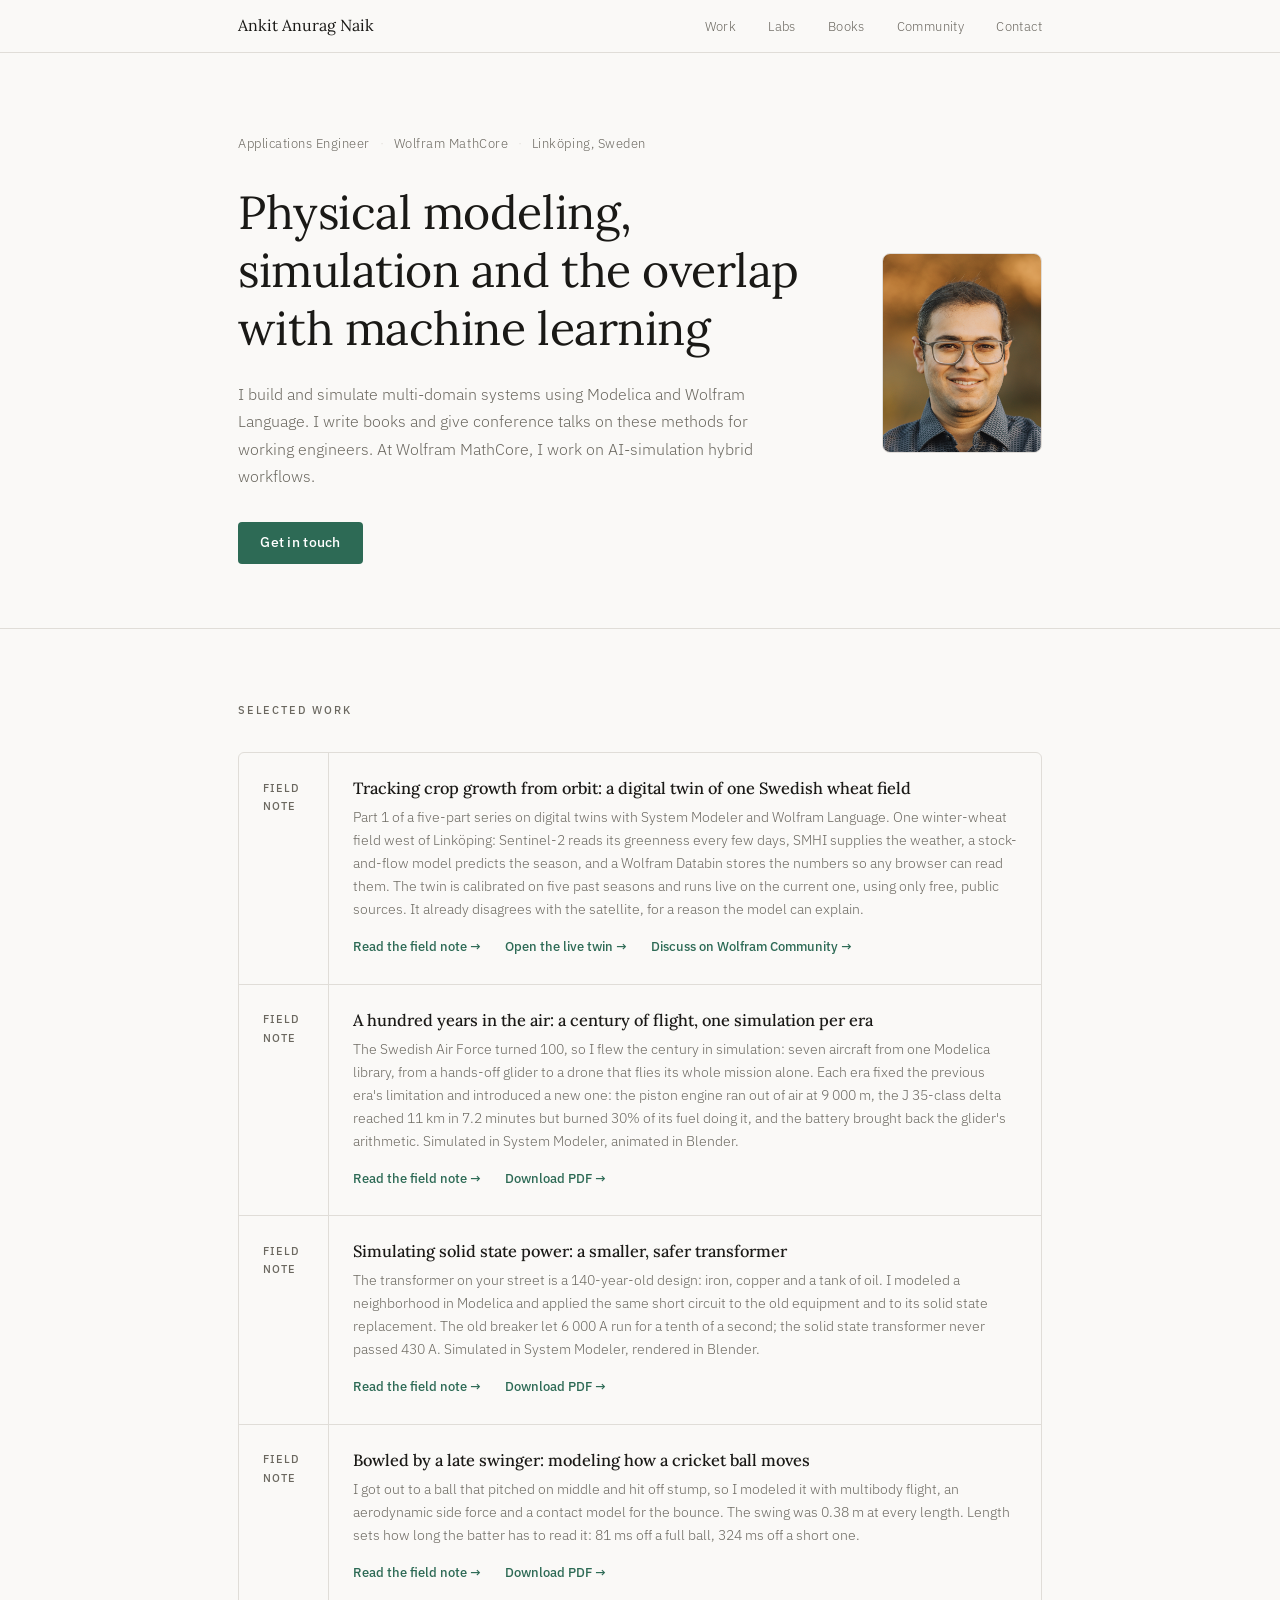
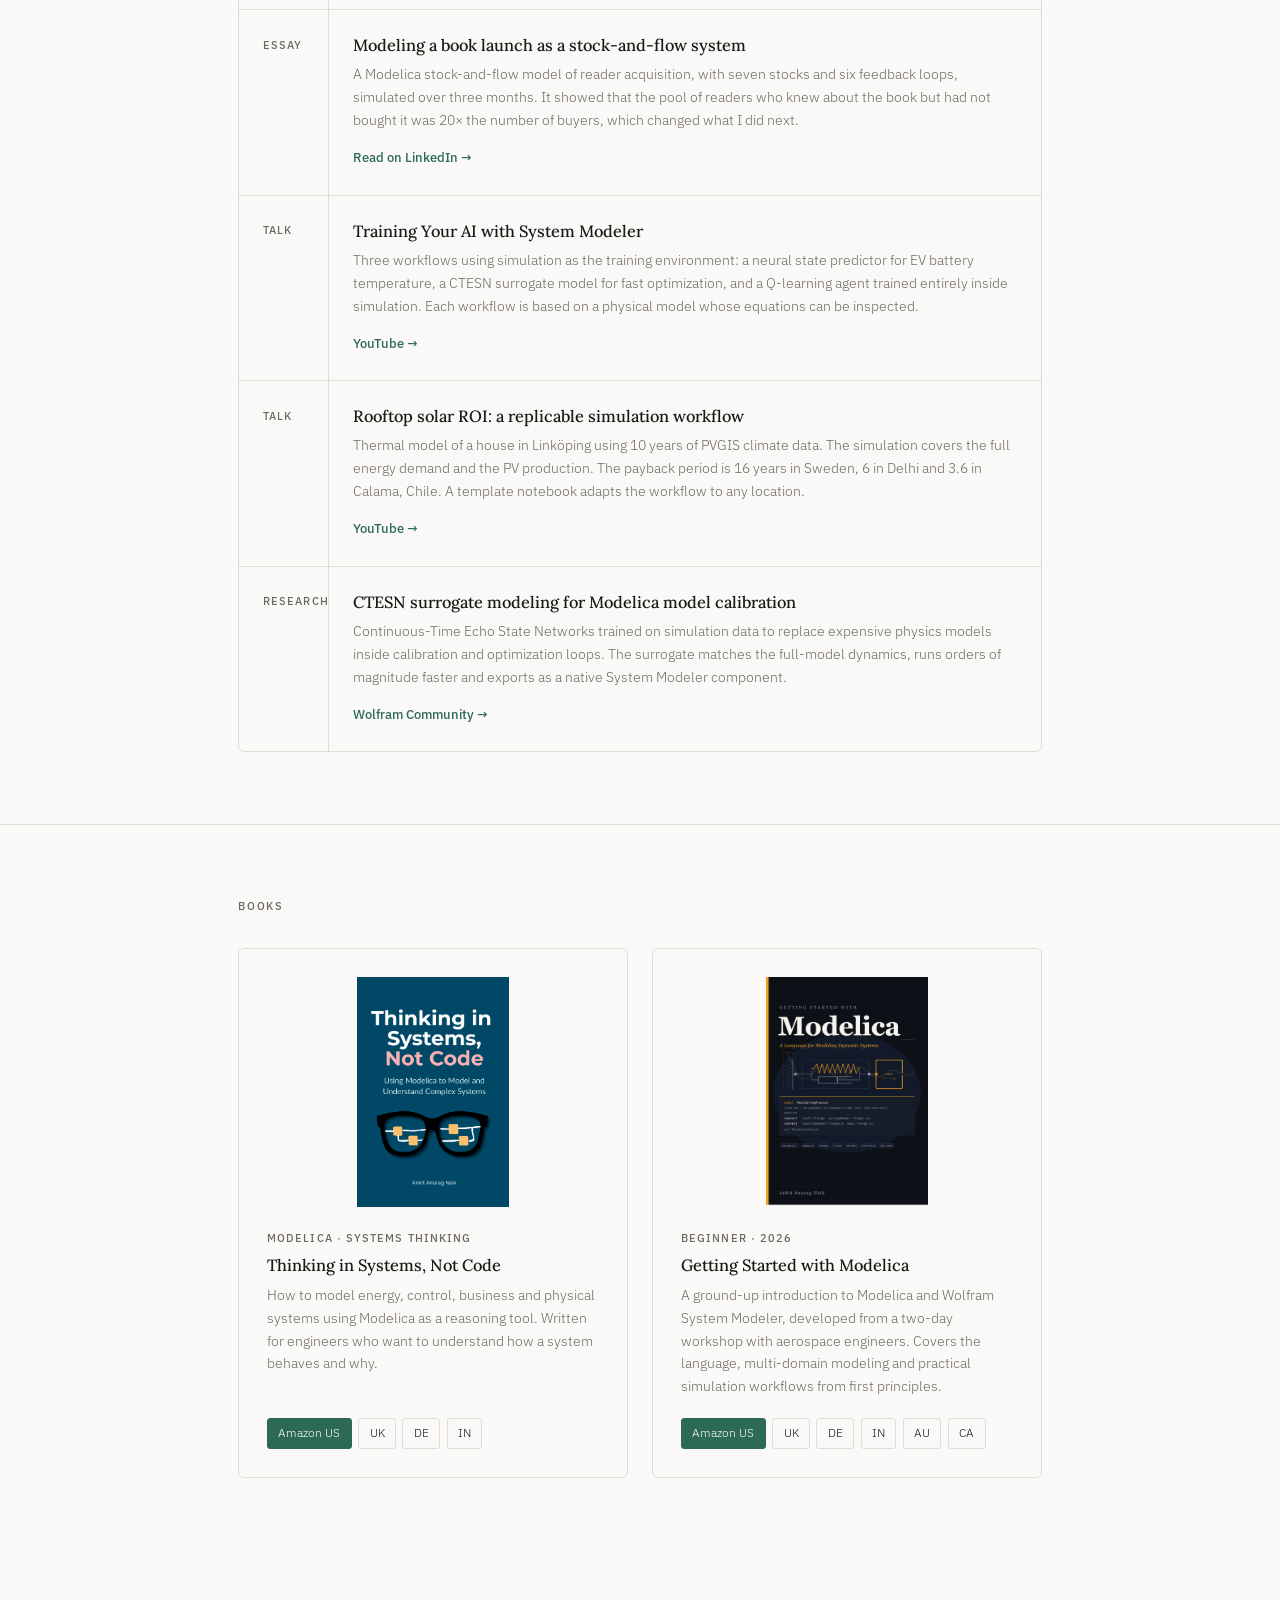
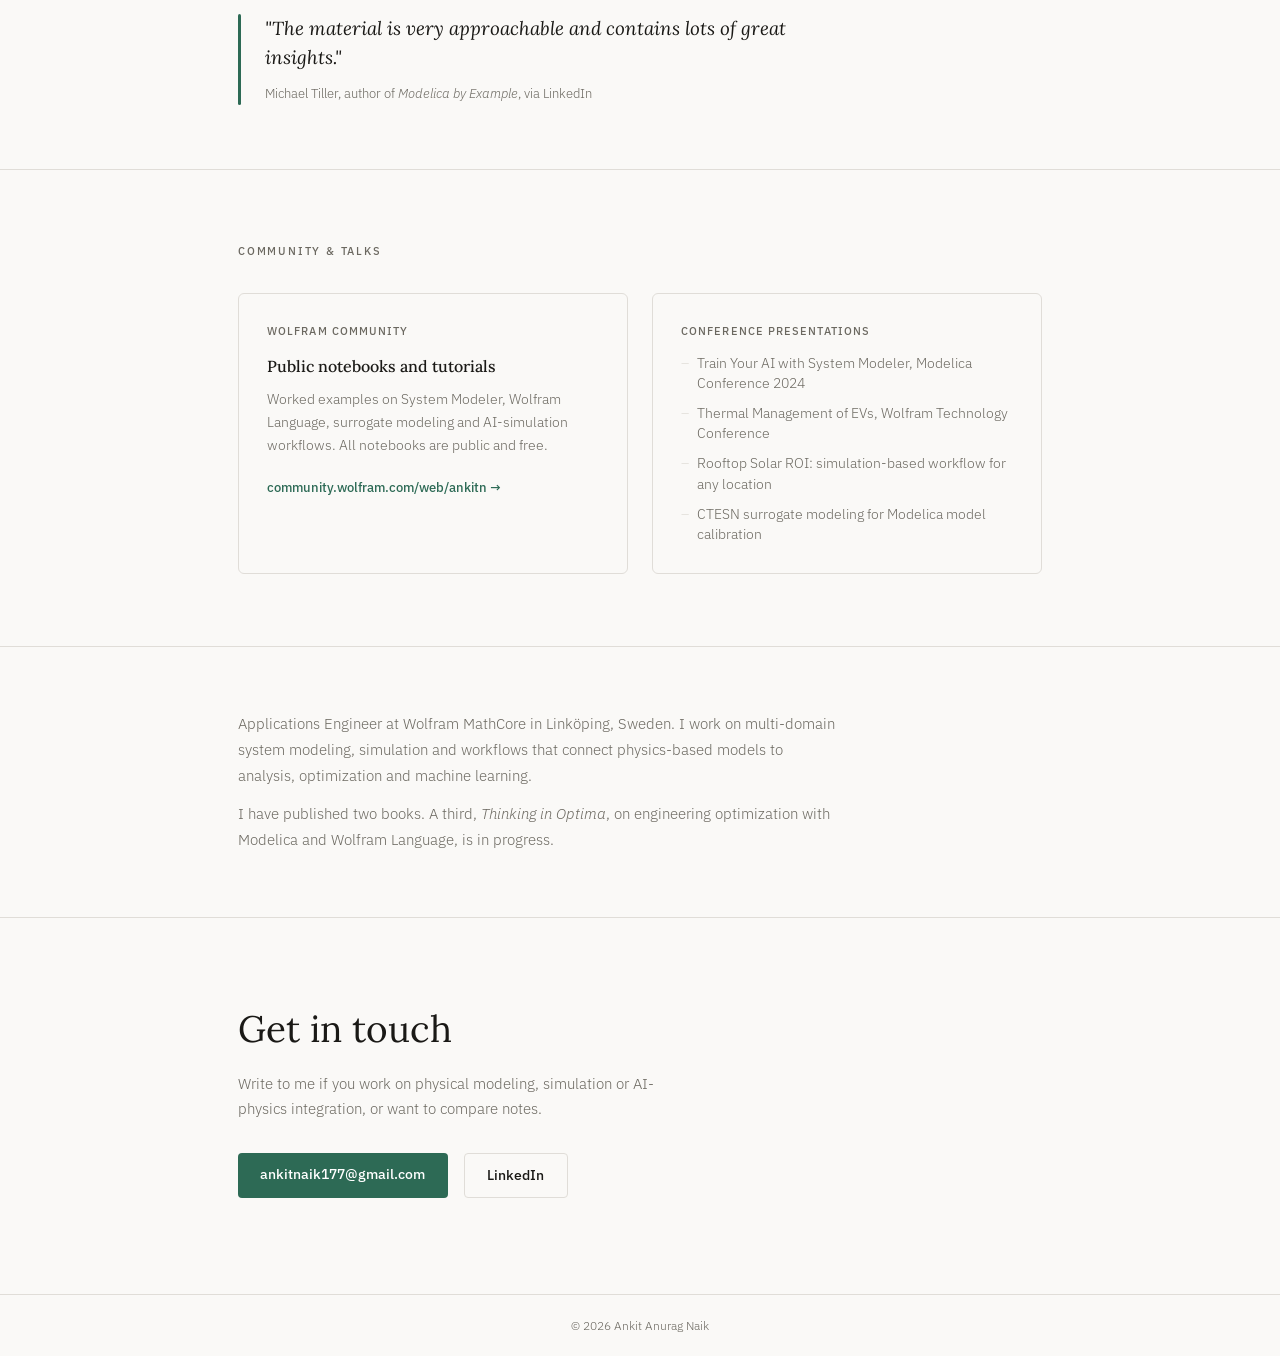
<file: index.html>
<!DOCTYPE html>
<html lang="en">
<head>
  <meta charset="utf-8" />
  <meta name="viewport" content="width=device-width,initial-scale=1" />
  <meta name="description" content="Ankit Anurag Naik, Applications Engineer at Wolfram MathCore. Author of two books on Modelica and simulation. Conference speaker.">
  <title>Ankit Anurag Naik</title>
  <link rel="icon" type="image/png" href="assets/favicon.svg">
  <link rel="preconnect" href="https://fonts.googleapis.com">
  <link rel="preconnect" href="https://fonts.gstatic.com" crossorigin>
  <link href="https://fonts.googleapis.com/css2?family=Lora:ital,wght@0,400;0,500;1,400&family=IBM+Plex+Sans:wght@300;400;500&display=swap" rel="stylesheet">

  <link href="styles.css" rel="stylesheet">
</head>

<body>

  <nav>
    <div class="inner">
      <span class="logo">Ankit Anurag Naik</span>
      <ul>
        <li><a href="#work">Work</a></li>
        <li><a href="labs/index.html">Labs</a></li>
        <li><a href="#books">Books</a></li>
        <li><a href="#community">Community</a></li>
        <li><a href="#contact">Contact</a></li>
      </ul>
    </div>
  </nav>

  <section id="hero">
    <div class="wrap">
      <div class="hero-row">
        <div class="hero-text">
          <p class="hero-meta">
            Applications Engineer <span class="sep">·</span>
            Wolfram MathCore <span class="sep">·</span>
            Linköping, Sweden
          </p>
          <h1>Physical modeling, simulation and the overlap with machine learning</h1>
          <p class="hero-desc">
            I build and simulate multi-domain systems using Modelica and Wolfram Language.
            I write books and give conference talks on these methods for working engineers.
            At Wolfram MathCore, I work on AI-simulation hybrid workflows.
          </p>
          <a class="hero-cta" href="#contact">Get in touch</a>
        </div>
        <div class="hero-photo-wrap">
          <img class="hero-photo" src="assets/ankit.png" alt="Ankit Anurag Naik">
        </div>
      </div>
    </div>
  </section>

  <hr class="divider">

  <section id="work">
    <div class="wrap">
      <p class="label">Selected work</p>
      <div class="work-list fade">

        <div class="work-item">
          <div class="work-type">Field note</div>
          <div class="work-body">
            <div class="work-title">Tracking crop growth from orbit: a digital twin of one Swedish wheat field</div>
            <p class="work-desc">Part 1 of a five-part series on digital twins with System Modeler and Wolfram Language. One winter-wheat field west of Link&ouml;ping: Sentinel-2 reads its greenness every few days, SMHI supplies the weather, a stock-and-flow model predicts the season, and a Wolfram Databin stores the numbers so any browser can read them. The twin is calibrated on five past seasons and runs live on the current one, using only free, public sources. It already disagrees with the satellite, for a reason the model can explain.</p>
            <a class="work-link" href="ebooks/croptwin-field-twin.html">Read the field note &rarr;</a>
            <a class="work-link" href="labs/croptwin/index.html" style="margin-left:1.25rem">Open the live twin &rarr;</a>
            <a class="work-link" href="https://community.wolfram.com/t/digital-twin-tracking-crop-growth/28173" style="margin-left:1.25rem">Discuss on Wolfram Community &rarr;</a>
          </div>
        </div>

        <div class="work-item">
          <div class="work-type">Field note</div>
          <div class="work-body">
            <div class="work-title">A hundred years in the air: a century of flight, one simulation per era</div>
            <p class="work-desc">The Swedish Air Force turned 100, so I flew the century in simulation: seven aircraft from one Modelica library, from a hands-off glider to a drone that flies its whole mission alone. Each era fixed the previous era's limitation and introduced a new one: the piston engine ran out of air at 9&nbsp;000&nbsp;m, the J&nbsp;35-class delta reached 11&nbsp;km in 7.2 minutes but burned 30% of its fuel doing it, and the battery brought back the glider's arithmetic. Simulated in System Modeler, animated in Blender.</p>
            <a class="work-link" href="ebooks/hundred-years-in-the-air.html">Read the field note &rarr;</a>
            <a class="work-link" href="ebooks/hundred-years-in-the-air.pdf" download style="margin-left:1.25rem">Download PDF &rarr;</a>
          </div>
        </div>

        <div class="work-item">
          <div class="work-type">Field note</div>
          <div class="work-body">
            <div class="work-title">Simulating solid state power: a smaller, safer transformer</div>
            <p class="work-desc">The transformer on your street is a 140-year-old design: iron, copper and a tank of oil. I modeled a neighborhood in Modelica and applied the same short circuit to the old equipment and to its solid state replacement. The old breaker let 6&nbsp;000&nbsp;A run for a tenth of a second; the solid state transformer never passed 430&nbsp;A. Simulated in System Modeler, rendered in Blender.</p>
            <a class="work-link" href="ebooks/solid-state-transformer.html">Read the field note &rarr;</a>
            <a class="work-link" href="ebooks/solid-state-transformer.pdf" download style="margin-left:1.25rem">Download PDF &rarr;</a>
          </div>
        </div>

        <div class="work-item">
          <div class="work-type">Field note</div>
          <div class="work-body">
            <div class="work-title">Bowled by a late swinger: modeling how a cricket ball moves</div>
            <p class="work-desc">I got out to a ball that pitched on middle and hit off stump, so I modeled it with multibody flight, an aerodynamic side force and a contact model for the bounce. The swing was 0.38&nbsp;m at every length. Length sets how long the batter has to read it: 81&nbsp;ms off a full ball, 324&nbsp;ms off a short one.</p>
            <a class="work-link" href="ebooks/cricket-swing.html">Read the field note &rarr;</a>
            <a class="work-link" href="ebooks/cricket-swing.pdf" download style="margin-left:1.25rem">Download PDF &rarr;</a>
          </div>
        </div>

        <div class="work-item">
          <div class="work-type">Essay</div>
          <div class="work-body">
            <div class="work-title">Modeling a book launch as a stock-and-flow system</div>
            <p class="work-desc">A Modelica stock-and-flow model of reader acquisition, with seven stocks and six feedback loops, simulated over three months. It showed that the pool of readers who knew about the book but had not bought it was 20× the number of buyers, which changed what I did next.</p>
            <a class="work-link" href="https://www.linkedin.com/pulse/system-behind-selling-book-im-living-ankit-anurag-naik-hllif" target="_blank" rel="noopener">Read on LinkedIn →</a>
          </div>
        </div>

        <div class="work-item">
          <div class="work-type">Talk</div>
          <div class="work-body">
            <div class="work-title">Training Your AI with System Modeler</div>
            <p class="work-desc">Three workflows using simulation as the training environment: a neural state predictor for EV battery temperature, a CTESN surrogate model for fast optimization, and a Q-learning agent trained entirely inside simulation. Each workflow is based on a physical model whose equations can be inspected.</p>
            <a class="work-link" href="https://youtu.be/i9CUnZjVocw?si=aVbRVxXed9ZR3gFj&t=1" target="_blank" rel="noopener">YouTube →</a>
          </div>
        </div>

        <div class="work-item">
          <div class="work-type">Talk</div>
          <div class="work-body">
            <div class="work-title">Rooftop solar ROI: a replicable simulation workflow</div>
            <p class="work-desc">Thermal model of a house in Linköping using 10 years of PVGIS climate data. The simulation covers the full energy demand and the PV production. The payback period is 16 years in Sweden, 6 in Delhi and 3.6 in Calama, Chile. A template notebook adapts the workflow to any location.</p>
            <a class="work-link" href="https://www.youtube.com/watch?v=koYohL7LdgE&t=1s" target="_blank" rel="noopener">YouTube →</a>
          </div>
        </div>

        <div class="work-item">
          <div class="work-type">Research</div>
          <div class="work-body">
            <div class="work-title">CTESN surrogate modeling for Modelica model calibration</div>
            <p class="work-desc">Continuous-Time Echo State Networks trained on simulation data to replace expensive physics models inside calibration and optimization loops. The surrogate matches the full-model dynamics, runs orders of magnitude faster and exports as a native System Modeler component.</p>
            <a class="work-link" href="https://community.wolfram.com/groups/-/m/t/3459092" target="_blank" rel="noopener">Wolfram Community →</a>
          </div>
        </div>

      </div>
    </div>
  </section>

  <hr class="divider">

  <section id="books">
    <div class="wrap">
      <p class="label">Books</p>
      <div class="books-grid">

        <div class="book-card fade">
          <img class="book-cover-img" src="assets/book-cover.png" alt="Thinking in Systems, Not Code" loading="lazy">
          <div class="book-tag">Modelica · Systems thinking</div>
          <div class="book-title">Thinking in Systems, Not Code</div>
          <p class="book-desc">How to model energy, control, business and physical systems using Modelica as a reasoning tool. Written for engineers who want to understand how a system behaves and why.</p>
          <div class="buy-links">
            <a class="btn-buy primary" href="https://www.amazon.com/Thinking-Systems-Not-Code-Understand/dp/915318176X/" target="_blank" rel="noopener">Amazon US</a>
            <a class="btn-buy" href="https://www.amazon.co.uk/Thinking-Systems-Not-Code-Understand/dp/915318176X/" target="_blank" rel="noopener">UK</a>
            <a class="btn-buy" href="https://www.amazon.de/-/en/Thinking-Systems-Not-Code-Understand/dp/915318176X/" target="_blank" rel="noopener">DE</a>
            <a class="btn-buy" href="https://www.amazon.in/Thinking-Systems-Not-Code-Understand/dp/9153181778" target="_blank" rel="noopener">IN</a>
          </div>
        </div>

        <div class="book-card fade">
          <img class="book-cover-img" src="assets/gsm-cover.png" alt="Getting Started with Modelica" loading="lazy">
          <div class="book-tag">Beginner · 2026</div>
          <div class="book-title">Getting Started with Modelica</div>
          <p class="book-desc">A ground-up introduction to Modelica and Wolfram System Modeler, developed from a two-day workshop with aerospace engineers. Covers the language, multi-domain modeling and practical simulation workflows from first principles.</p>
          <div class="buy-links">
            <a class="btn-buy primary" href="https://www.amazon.com/dp/B0GY94LXQS" target="_blank" rel="noopener">Amazon US</a>
            <a class="btn-buy" href="https://www.amazon.co.uk/dp/B0GY94LXQS" target="_blank" rel="noopener">UK</a>
            <a class="btn-buy" href="https://www.amazon.de/dp/B0GY94LXQS" target="_blank" rel="noopener">DE</a>
            <a class="btn-buy" href="https://www.amazon.in/dp/B0GY94LXQS" target="_blank" rel="noopener">IN</a>
            <a class="btn-buy" href="https://www.amazon.com.au/dp/B0GY94LXQS" target="_blank" rel="noopener">AU</a>
            <a class="btn-buy" href="https://www.amazon.ca/dp/B0GY94LXQS" target="_blank" rel="noopener">CA</a>
          </div>
        </div>

      </div>
    </div>
  </section>

  <section id="quote">
    <div class="wrap fade">
      <div class="quote-block">
        <div class="quote-bar"></div>
        <div>
          <p class="quote-text">"The material is very approachable and contains lots of great insights."</p>
          <p class="quote-attr">Michael Tiller, author of <em>Modelica by Example</em>, via LinkedIn</p>
        </div>
      </div>
    </div>
  </section>

  <hr class="divider">

    <section id="community">
    <div class="wrap">
      <p class="label">Community &amp; talks</p>
      <div class="community-grid fade">

        <div class="community-card">
          <div class="card-label">Wolfram Community</div>
          <h3>Public notebooks and tutorials</h3>
          <p>Worked examples on System Modeler, Wolfram Language, surrogate modeling and AI-simulation workflows. All notebooks are public and free.</p>
          <a class="work-link" href="https://community.wolfram.com/web/ankitn" target="_blank" rel="noopener">community.wolfram.com/web/ankitn →</a>
        </div>

        <div class="community-card">
          <div class="card-label">Conference presentations</div>
          <ul class="conf-list">
            <li>Train Your AI with System Modeler, Modelica Conference 2024</li>
            <li>Thermal Management of EVs, Wolfram Technology Conference</li>
            <li>Rooftop Solar ROI: simulation-based workflow for any location</li>
            <li>CTESN surrogate modeling for Modelica model calibration</li>
          </ul>
        </div>

      </div>
    </div>
  </section>

  <hr class="divider">

  <section id="about">
    <div class="wrap">
      <div class="about-row fade">
        <div class="about-text">
          <p>Applications Engineer at Wolfram MathCore in Linköping, Sweden. I work on multi-domain system modeling, simulation and workflows that connect physics-based models to analysis, optimization and machine learning.</p>
          <p>I have published two books. A third, <em>Thinking in Optima</em>, on engineering optimization with Modelica and Wolfram Language, is in progress.</p>
        </div>
      </div>
    </div>
  </section>

  <hr class="divider">

  <section id="contact">
    <div class="wrap">
      <h2>Get in touch</h2>
      <p>Write to me if you work on physical modeling, simulation or AI-physics integration, or want to compare notes.</p>
      <div class="contact-links">
        <a class="btn-contact primary" href="mailto:ankitnaik177@gmail.com">ankitnaik177@gmail.com</a>
        <a class="btn-contact outline" href="https://www.linkedin.com/in/ankit-anurag-naik-30122a25/" target="_blank" rel="noopener">LinkedIn</a>
      </div>
    </div>
  </section>

  <footer>
    <div class="wrap">&copy; <span id="year"></span> Ankit Anurag Naik</div>
  </footer>

  <script>
    document.getElementById('year').textContent = new Date().getFullYear();
    const obs = new IntersectionObserver(entries => {
      entries.forEach(e => { if (e.isIntersecting) { e.target.classList.add('in'); obs.unobserve(e.target); } });
    }, { threshold: 0.1 });
    document.querySelectorAll('.fade').forEach(el => obs.observe(el));
  </script>

</body>
</html>
</file>
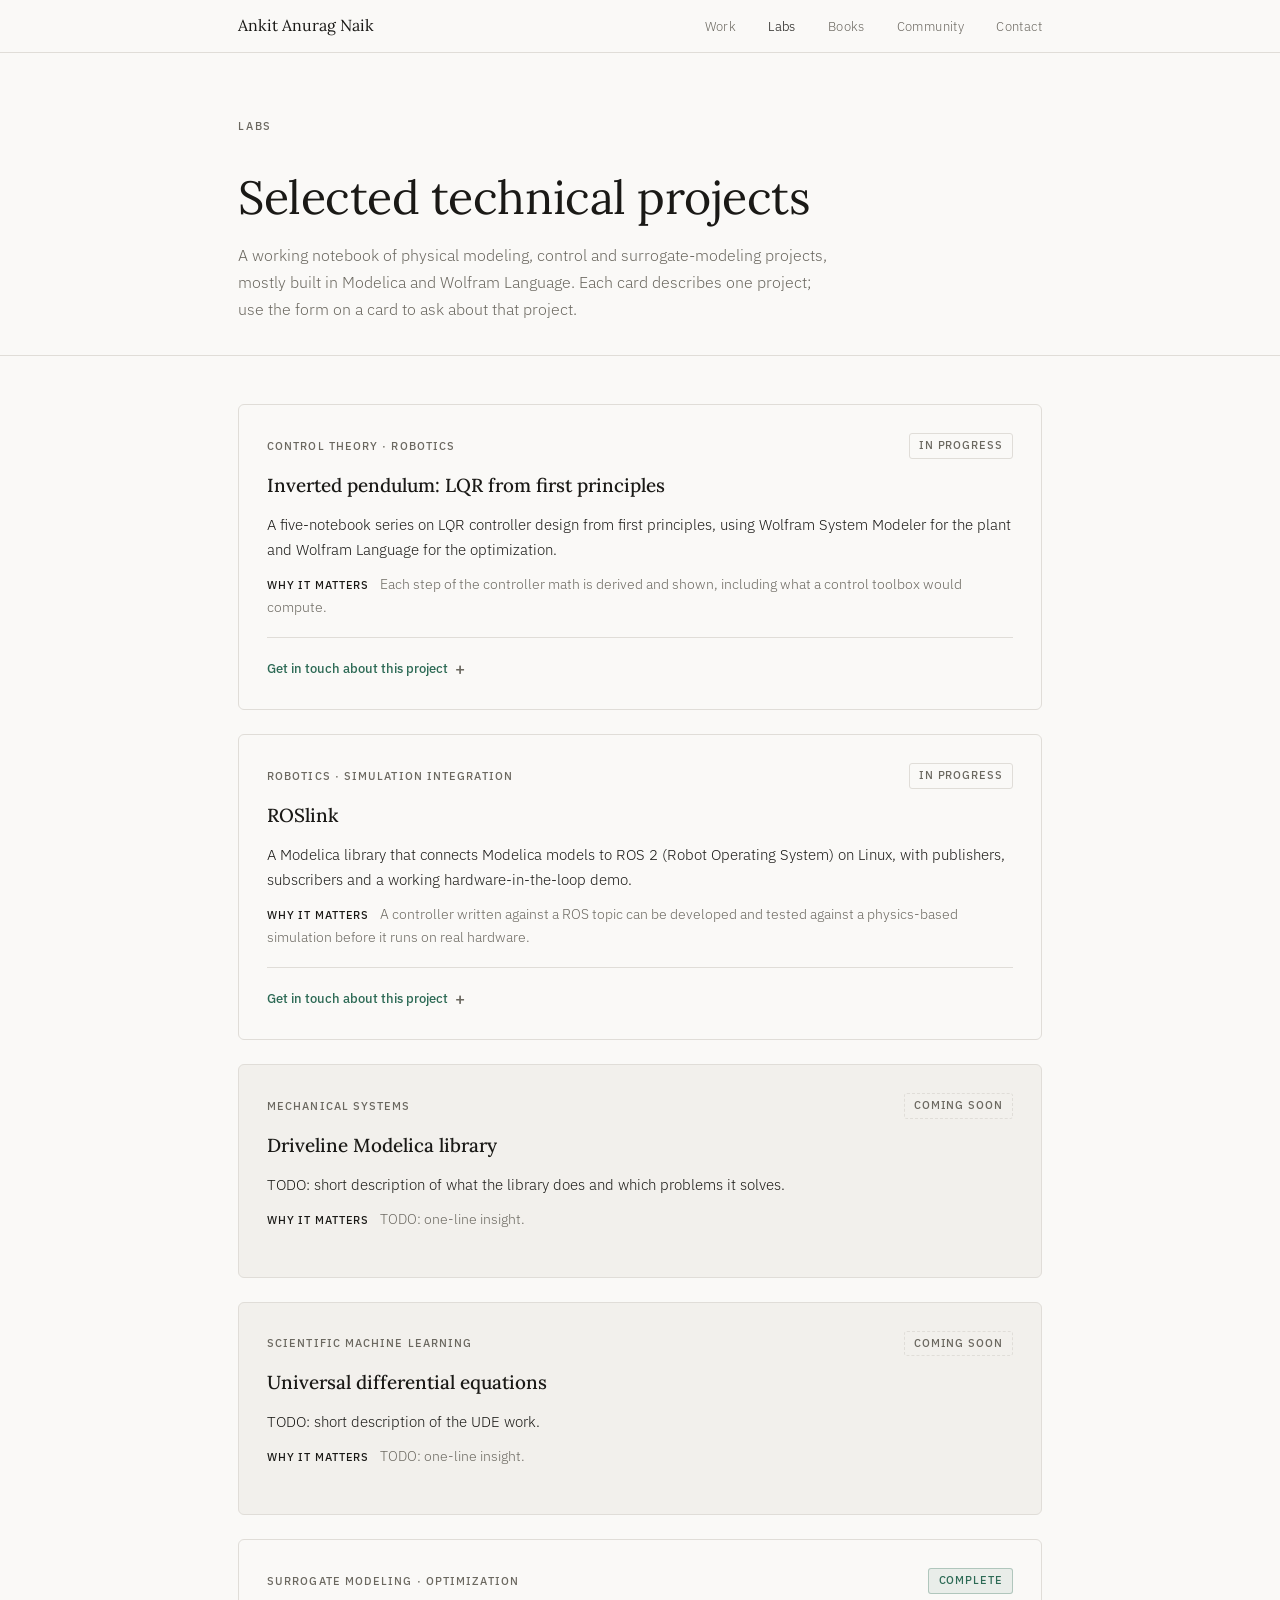
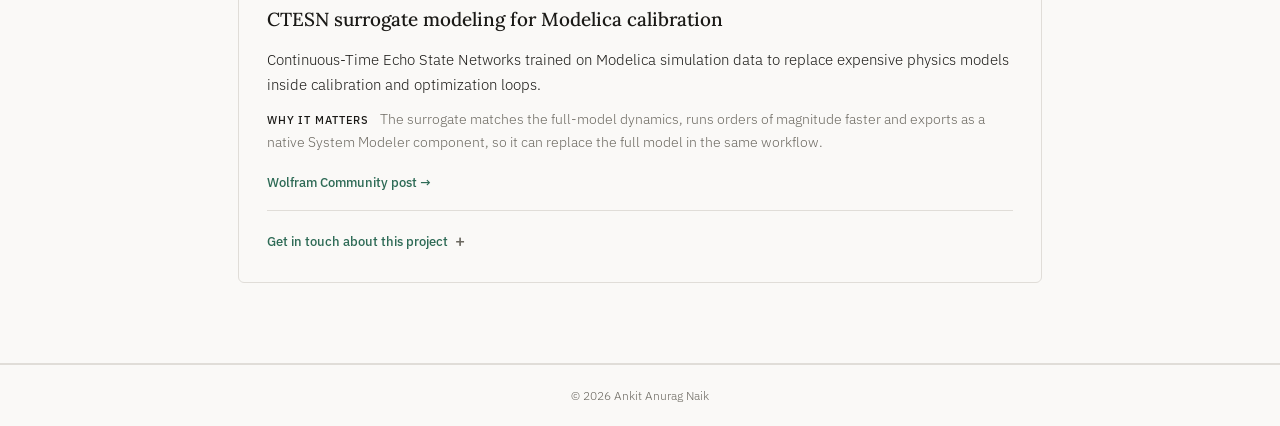
<file: labs/index.html>
<!DOCTYPE html>
<html lang="en">
<head>
  <meta charset="utf-8" />
  <meta name="viewport" content="width=device-width,initial-scale=1" />
  <meta name="description" content="Lab notebook from Ankit Anurag Naik: works in progress and finished projects in physical modeling, control, robotics integration and surrogate modeling.">
  <title>Labs · Ankit Anurag Naik</title>
  <link rel="icon" type="image/png" href="../assets/favicon.svg">
  <link rel="preconnect" href="https://fonts.googleapis.com">
  <link rel="preconnect" href="https://fonts.gstatic.com" crossorigin>
  <link href="https://fonts.googleapis.com/css2?family=Lora:ital,wght@0,400;0,500;1,400&family=IBM+Plex+Sans:wght@300;400;500&display=swap" rel="stylesheet">
  <link href="../styles.css" rel="stylesheet">
</head>

<body>

  <!--
    Formspree endpoint and GitHub repo links use placeholders below.
    Search this file for TODO to find every spot that needs filling in.
    Single Formspree endpoint is reused for every card; the hidden `project`
    field tells you which card the message came from.
  -->

  <nav>
    <div class="inner">
      <a class="logo" href="../index.html">Ankit Anurag Naik</a>
      <ul>
        <li><a href="../index.html#work">Work</a></li>
        <li><a href="#" class="active">Labs</a></li>
        <li><a href="../index.html#books">Books</a></li>
        <li><a href="../index.html#community">Community</a></li>
        <li><a href="../index.html#contact">Contact</a></li>
      </ul>
    </div>
  </nav>

  <header class="labs-header">
    <div class="wrap">
      <p class="label">Labs</p>
      <h1>Selected technical projects</h1>
      <p class="labs-intro">
        A working notebook of physical modeling, control and surrogate-modeling projects, mostly built in Modelica and Wolfram Language. Each card describes one project;
        use the form on a card to ask about that project.
      </p>
    </div>
  </header>

  <hr class="divider">

  <section class="projects">
    <div class="wrap">
      <div class="project-list">

        <!-- 1. Inverted Pendulum -->
        <article class="project-card fade">
          <div class="project-head">
            <span class="project-tag">Control Theory · Robotics</span>
            <span class="status-badge status-progress">In Progress</span>
          </div>
          <h2 class="project-title">Inverted pendulum: LQR from first principles</h2>
          <p class="project-what">A five-notebook series on LQR controller design from first principles, using Wolfram System Modeler for the plant and Wolfram Language for the optimization.</p>
          <p class="project-insight"><span class="insight-label">Why it matters</span> Each step of the controller math is derived and shown, including what a control toolbox would compute.</p>
          <details class="project-form">
            <summary>Get in touch about this project</summary>
            <form action="https://formspree.io/f/xvznajoz" method="POST">
              <input type="hidden" name="project" value="Inverted Pendulum — LQR">
              <input type="hidden" name="_subject" value="Labs inquiry: Inverted Pendulum — LQR">
              <div class="form-row">
                <label>Name<input type="text" name="name" required></label>
                <label>Email<input type="email" name="email" required></label>
              </div>
              <label>Message<textarea name="message" rows="4" required></textarea></label>
              <button type="submit">Send</button>
            </form>
          </details>
        </article>

        <!-- 2. ROSlink -->
        <article class="project-card fade">
          <div class="project-head">
            <span class="project-tag">Robotics · Simulation Integration</span>
            <span class="status-badge status-progress">In Progress</span>
          </div>
          <h2 class="project-title">ROSlink</h2>
          <p class="project-what">A Modelica library that connects Modelica models to ROS 2 (Robot Operating System) on Linux, with publishers, subscribers and a working hardware-in-the-loop demo.</p>
          <p class="project-insight"><span class="insight-label">Why it matters</span> A controller written against a ROS topic can be developed and tested against a physics-based simulation before it runs on real hardware.</p>
          <details class="project-form">
            <summary>Get in touch about this project</summary>
            <form action="https://formspree.io/f/xnjydkqz" method="POST">
              <input type="hidden" name="project" value="ROSlink">
              <input type="hidden" name="_subject" value="Labs inquiry: ROSlink">
              <div class="form-row">
                <label>Name<input type="text" name="name" required></label>
                <label>Email<input type="email" name="email" required></label>
              </div>
              <label>Message<textarea name="message" rows="4" required></textarea></label>
              <button type="submit">Send</button>
            </form>
          </details>
        </article>

        <!-- 3. Driveline Modelica Library -->
        <article class="project-card project-card--placeholder fade">
          <div class="project-head">
            <span class="project-tag">Mechanical Systems</span>
            <span class="status-badge status-todo">Coming Soon</span>
          </div>
          <h2 class="project-title">Driveline Modelica library</h2>
          <p class="project-what">TODO: short description of what the library does and which problems it solves.</p>
          <p class="project-insight"><span class="insight-label">Why it matters</span> TODO: one-line insight.</p>
        </article>

        <!-- 4. Universal Differential Equations -->
        <article class="project-card project-card--placeholder fade">
          <div class="project-head">
            <span class="project-tag">Scientific Machine Learning</span>
            <span class="status-badge status-todo">Coming Soon</span>
          </div>
          <h2 class="project-title">Universal differential equations</h2>
          <p class="project-what">TODO: short description of the UDE work.</p>
          <p class="project-insight"><span class="insight-label">Why it matters</span> TODO: one-line insight.</p>
        </article>

        <!-- 5. CTESN Surrogate Modeling -->
        <article class="project-card fade">
          <div class="project-head">
            <span class="project-tag">Surrogate Modeling · Optimization</span>
            <span class="status-badge status-complete">Complete</span>
          </div>
          <h2 class="project-title">CTESN surrogate modeling for Modelica calibration</h2>
          <p class="project-what">Continuous-Time Echo State Networks trained on Modelica simulation data to replace expensive physics models inside calibration and optimization loops.</p>
          <p class="project-insight"><span class="insight-label">Why it matters</span> The surrogate matches the full-model dynamics, runs orders of magnitude faster and exports as a native System Modeler component, so it can replace the full model in the same workflow.</p>
          <div class="project-links">
            <a class="work-link" href="https://community.wolfram.com/groups/-/m/t/3459092" target="_blank" rel="noopener">Wolfram Community post →</a>
          </div>
          <details class="project-form">
            <summary>Get in touch about this project</summary>
            <form action="https://formspree.io/f/mlgkbyez" method="POST">
              <input type="hidden" name="project" value="CTESN Surrogate Modeling">
              <input type="hidden" name="_subject" value="Labs inquiry: CTESN">
              <div class="form-row">
                <label>Name<input type="text" name="name" required></label>
                <label>Email<input type="email" name="email" required></label>
              </div>
              <label>Message<textarea name="message" rows="4" required></textarea></label>
              <button type="submit">Send</button>
            </form>
          </details>
        </article>

      </div>
    </div>
  </section>

  <hr class="divider">

  <footer>
    <div class="wrap">&copy; <span id="year"></span> Ankit Anurag Naik</div>
  </footer>

  <script>
    document.getElementById('year').textContent = new Date().getFullYear();
    const obs = new IntersectionObserver(entries => {
      entries.forEach(e => { if (e.isIntersecting) { e.target.classList.add('in'); obs.unobserve(e.target); } });
    }, { threshold: 0.1 });
    document.querySelectorAll('.fade').forEach(el => obs.observe(el));
  </script>

</body>
</html>
</file>
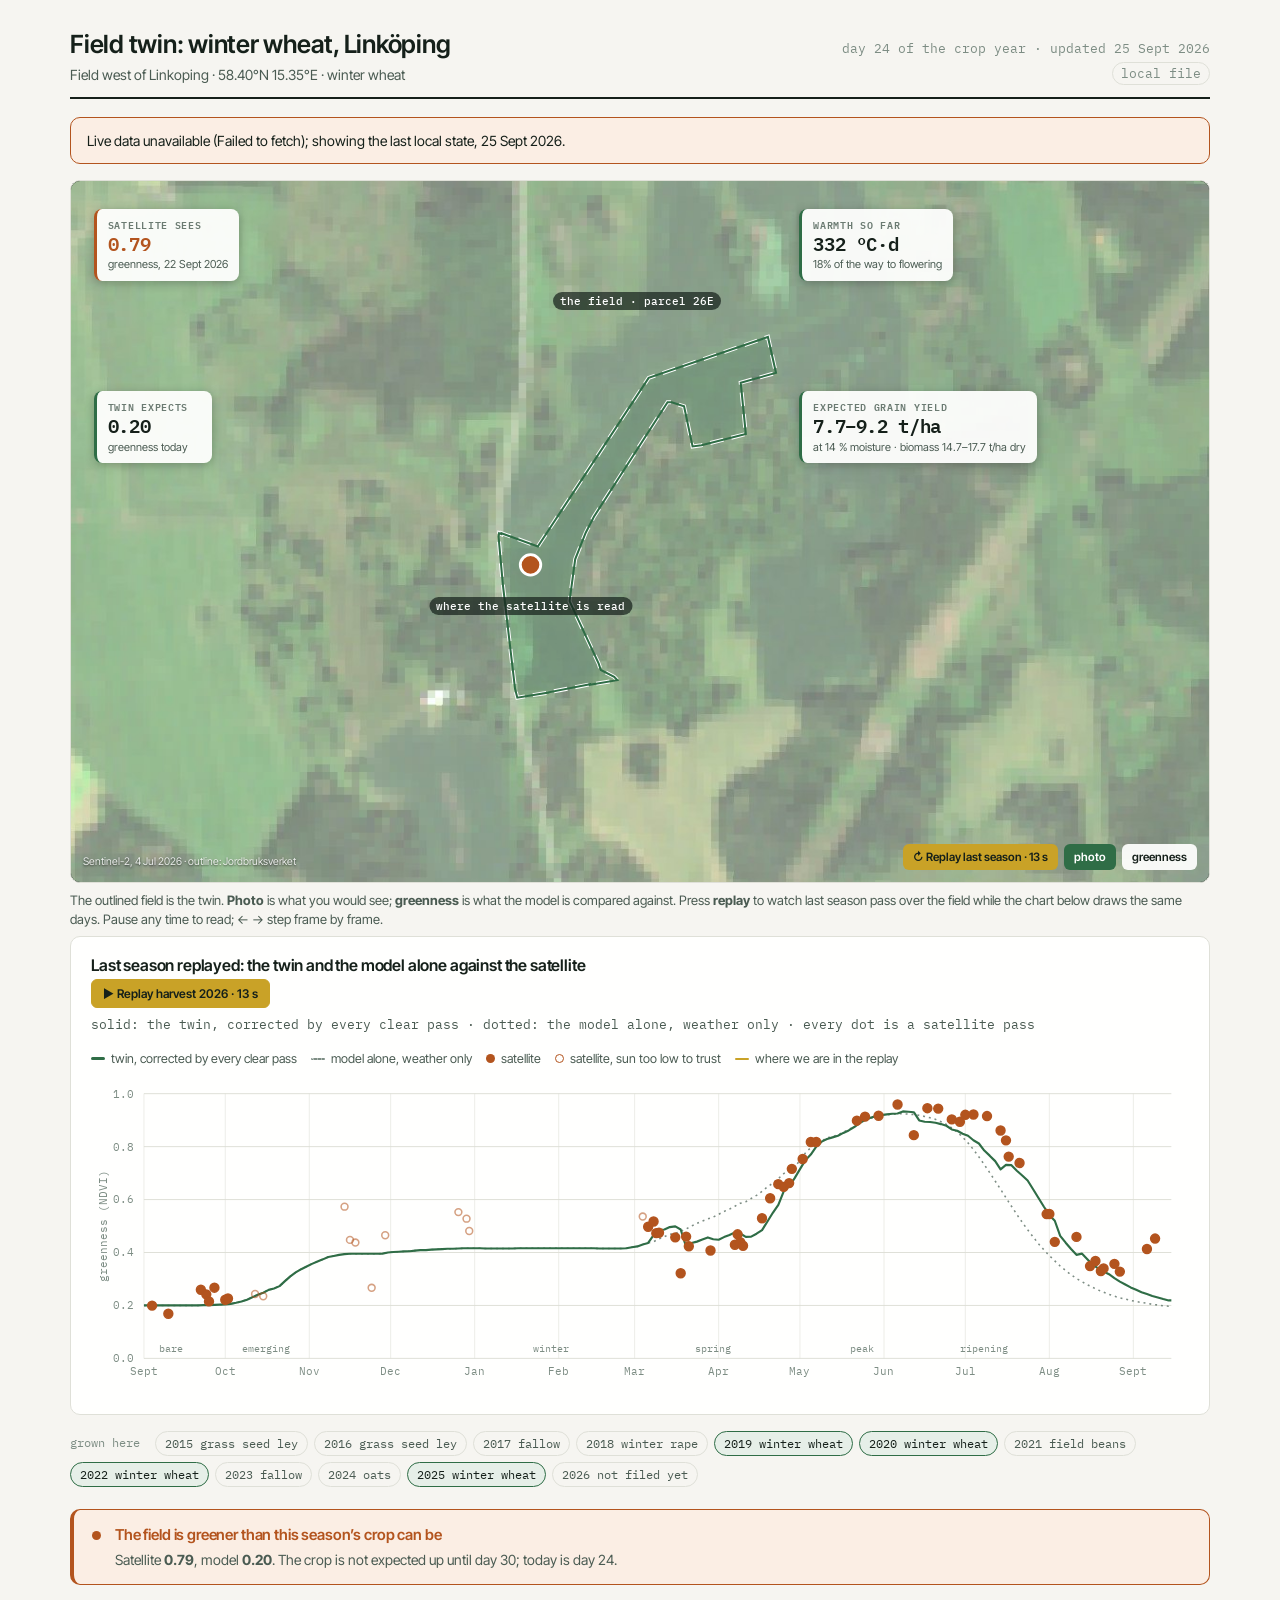
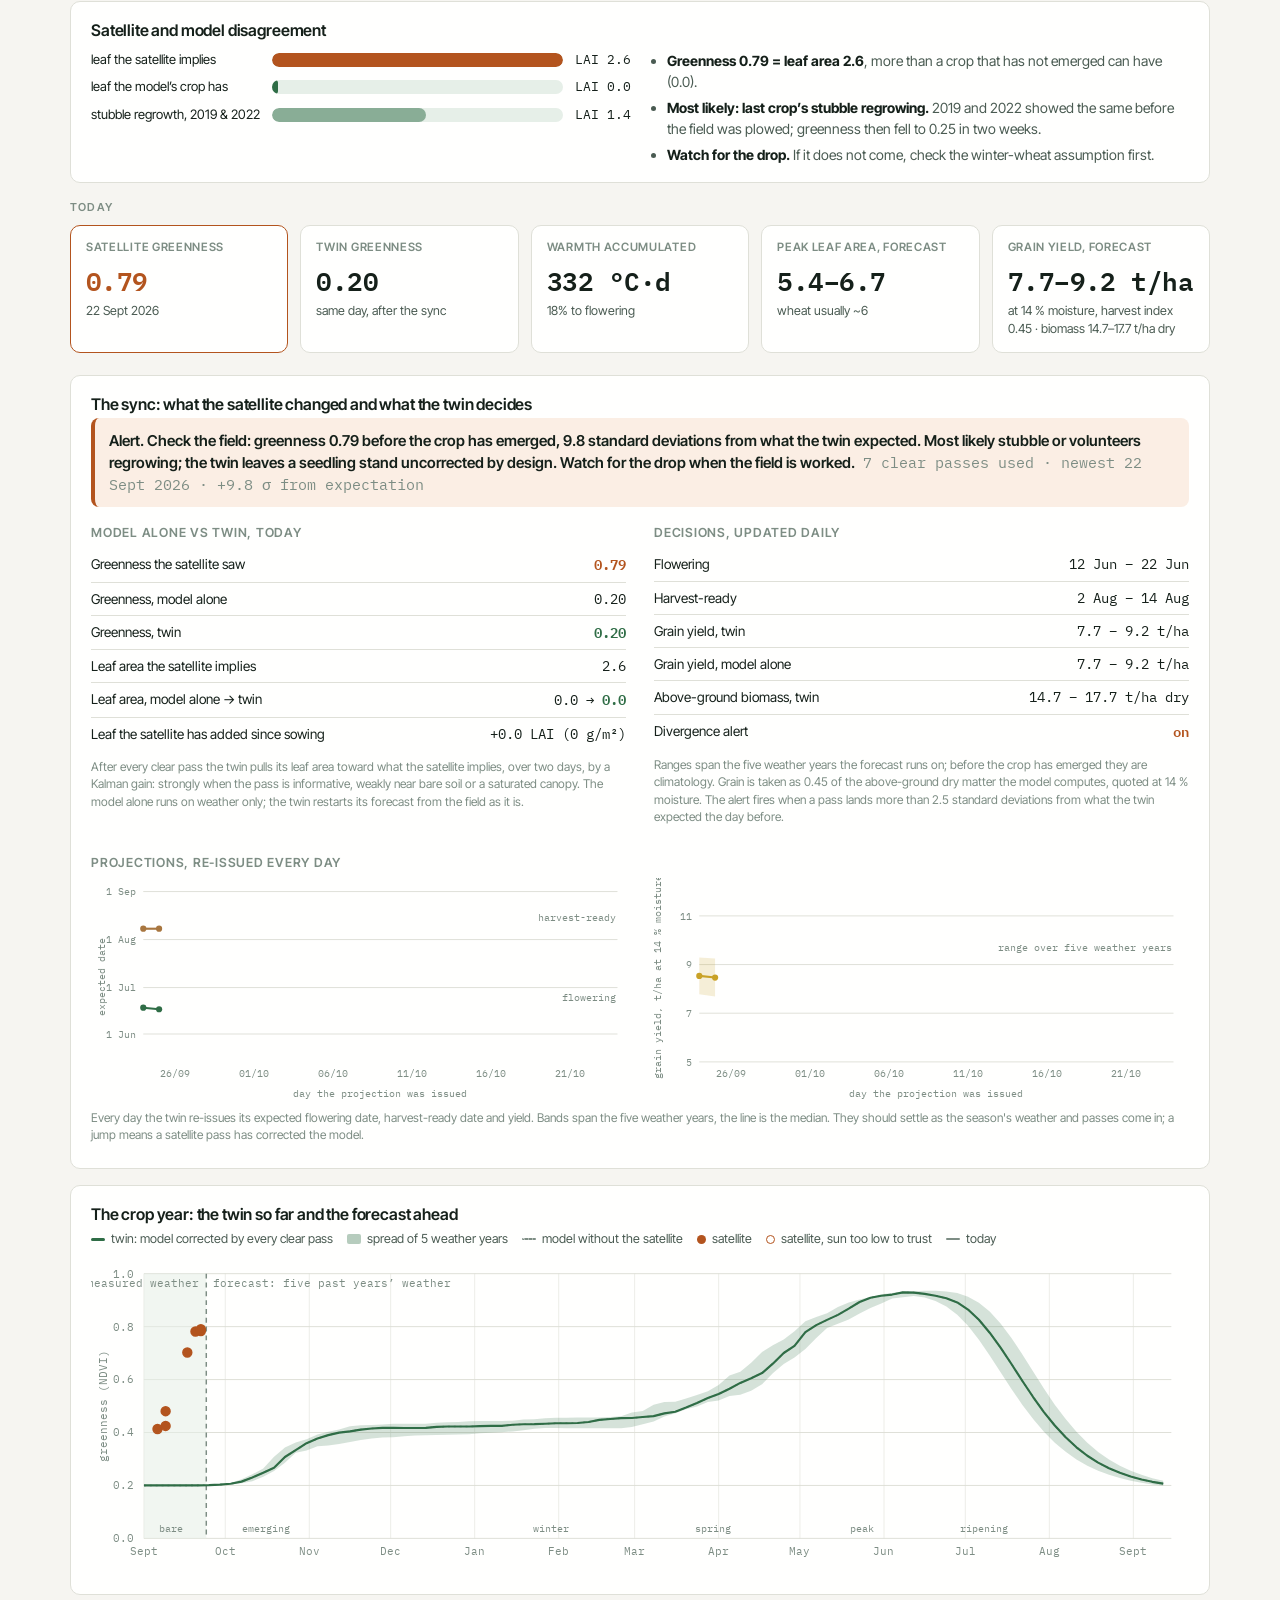
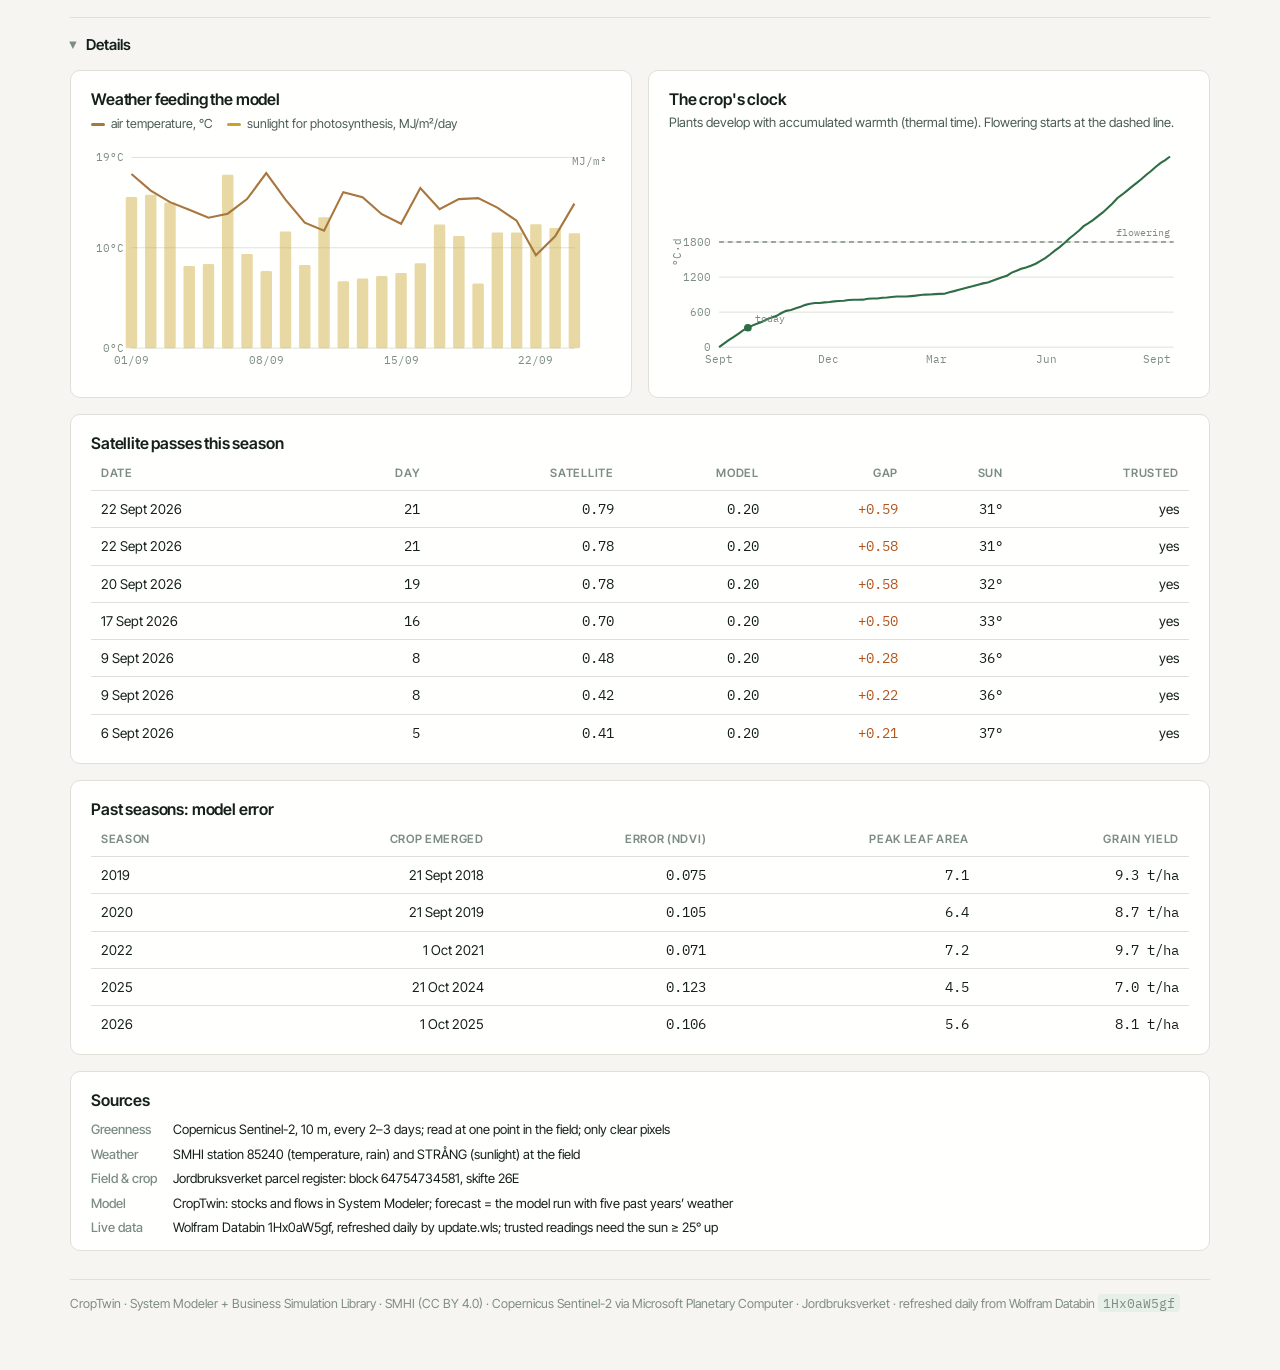
<file: labs/croptwin/index.html>
<!doctype html>
<html lang="en">
<head>
<meta charset="utf-8">
<meta name="viewport" content="width=device-width, initial-scale=1">
<title>CropTwin — field twin, Linköping</title>
<link rel="stylesheet" href="https://fonts.googleapis.com/css2?family=Inter+Tight:wght@400;500;600;700&family=IBM+Plex+Mono:wght@400;500&display=swap">
<style>
  :root{
    --ink:#15201a; --ink-2:#4a5b52; --ink-3:#7d8d84;
    --paper:#f6f5f1; --card:#fffffe; --line:#dfe0d8;
    --grow:#2f6d46; --grow-soft:#e6efe8;
    --soil:#a8763f; --sun:#c9a227;
    --warn:#b3541e; --warn-soft:#fbeee4;
    --radius:10px;
    color-scheme:light;
  }
  @media (prefers-color-scheme:dark){
    :root:not([data-theme="light"]){
      --ink:#e8ece9; --ink-2:#a8b5ad; --ink-3:#7d8d84;
      --paper:#111513; --card:#181d1a; --line:#2b332e;
      --grow:#6bbd8a; --grow-soft:#1d2a22;
      --soil:#cf9a5d; --sun:#e0be48;
      --warn:#e08a52; --warn-soft:#2a1d14;
      color-scheme:dark;
    }
  }
  *{box-sizing:border-box}
  body{margin:0;background:var(--paper);color:var(--ink);font-family:"Inter Tight",system-ui,-apple-system,Segoe UI,sans-serif;font-size:15px;line-height:1.5;-webkit-font-smoothing:antialiased}
  .wrap{max-width:1180px;margin:0 auto;padding:0 20px;padding-block:26px 56px}
  h1,h2,h3{margin:0;text-wrap:balance;font-weight:600;letter-spacing:-0.01em}
  .mono{font-family:"IBM Plex Mono",ui-monospace,Menlo,Consolas,monospace;font-variant-numeric:tabular-nums}

  header.top{display:flex;flex-wrap:wrap;gap:12px 16px;align-items:baseline;justify-content:space-between;border-bottom:2px solid var(--ink);padding-bottom:12px;margin-bottom:18px}
  header.top h1{font-size:25px}
  .sub{color:var(--ink-2);font-size:14px}
  .stamp{font-size:12.5px;color:var(--ink-3);text-align:right}
  .stamp .src{display:inline-block;margin-top:4px;padding:1px 8px;border:1px solid var(--line);border-radius:12px}

  /* ---- the field canvas ---- */
  .canvas{position:relative;border-radius:var(--radius);overflow:hidden;border:1px solid var(--line);background:#1c2a20;aspect-ratio:1200/740}
  .canvas img{position:absolute;inset:0;width:100%;height:100%;object-fit:cover;display:block;transition:opacity .35s}
  .canvas img.hide{opacity:0}
  .canvas svg{position:absolute;inset:0;width:100%;height:100%}
  .tag{position:absolute;transform:translate(-50%,-50%);font:500 10.5px "IBM Plex Mono",monospace;color:#fff;background:rgba(21,32,26,.7);padding:2px 7px;border-radius:10px;white-space:nowrap;pointer-events:none}
  .callout{position:absolute;background:rgba(255,255,254,.94);color:#15201a;border-radius:8px;padding:8px 11px;box-shadow:0 2px 10px rgba(0,0,0,.25);min-width:118px;border-left:3px solid var(--grow)}
  .callout.hot{border-left-color:#b3541e}
  .callout .k{font-size:10px;letter-spacing:.07em;text-transform:uppercase;color:#6b7b72;font-weight:600;font-family:"IBM Plex Mono",monospace}
  .callout .v{font-size:19px;font-weight:600;letter-spacing:-0.02em;line-height:1.15;margin-top:2px;font-family:"IBM Plex Mono",monospace;font-variant-numeric:tabular-nums}
  .callout.hot .v{color:#b3541e}
  .callout .n{font-size:11px;color:#4a5b52;margin-top:1px}
  #callouts{transition:opacity .4s} #callouts.hide{opacity:0;pointer-events:none}
  .canvas .tools{position:absolute;right:12px;bottom:12px;display:flex;gap:6px;flex-wrap:wrap;justify-content:flex-end}
  .canvas .tools button{font:600 11.5px "Inter Tight",system-ui,sans-serif;background:rgba(255,255,254,.93);color:#15201a;border:0;border-radius:6px;padding:6px 10px;cursor:pointer}
  .canvas .tools button[aria-pressed="true"]{background:#2f6d46;color:#fff}
  .canvas .tools button.play{background:#c9a227;color:#15201a}
  .canvas .credit{position:absolute;left:12px;bottom:12px;font-size:10.5px;color:rgba(255,255,255,.85);text-shadow:0 1px 2px rgba(0,0,0,.6);max-width:55%}
  /* colour key: what red, yellow and green mean */
  .key{position:absolute;left:12px;bottom:34px;background:rgba(21,32,26,.82);color:#fff;border-radius:8px;padding:8px 11px;font:11.5px "Inter Tight",system-ui,sans-serif;transition:opacity .3s;max-width:calc(100% - 24px)}
  .key.hide{opacity:0;pointer-events:none}
  .key .bar{height:10px;border-radius:5px;margin:5px 0 3px;background:linear-gradient(90deg,#a50026,#f46d43,#fee08b,#a6d96a,#1a9850,#006837)}
  .key .t{display:flex;justify-content:space-between;font:10.5px "IBM Plex Mono",monospace;color:#dfe6e1}
  .key b{font-weight:600}
  /* replay HUD */
  .hud{position:absolute;left:12px;top:12px;background:rgba(21,32,26,.84);color:#fff;border-radius:8px;padding:9px 13px;font-family:"IBM Plex Mono",monospace;font-size:12.5px;line-height:1.4;transition:opacity .3s;max-width:calc(100% - 24px)}
  .hud.hide{opacity:0;pointer-events:none}
  .hud .s{font-size:10.5px;letter-spacing:.08em;text-transform:uppercase;color:#c9a227}
  .hud .d{font-size:19px;font-weight:600;letter-spacing:-0.01em}
  .hud .story{font:500 13px "Inter Tight",system-ui,sans-serif;color:#fff;margin:3px 0 2px;max-width:34ch}
  .hud .r{color:#dfe6e1} .hud .r b{color:#fff;font-weight:500} .hud .low{color:#e0be48}
  .prog{position:absolute;left:0;right:0;bottom:0;height:4px;background:rgba(255,255,255,.22)} .prog i{display:block;height:100%;width:0;background:#c9a227;transition:width .2s linear} .prog.hide{opacity:0}
  @media (prefers-reduced-motion:reduce){#callouts,.hud,.prog i,.key,.canvas img{transition:none}}
  .howto{font-size:13px;color:var(--ink-2);margin:8px 0 6px}
  .rotation{display:flex;flex-wrap:wrap;gap:6px;margin:0 0 22px}
  .rotation span{font-size:11.5px;padding:3px 9px;border:1px solid var(--line);border-radius:14px;color:var(--ink-2);font-family:"IBM Plex Mono",monospace}
  .rotation span.wheat{background:var(--grow-soft);border-color:var(--grow);color:var(--ink)}
  .rotation .lbl{border:0;padding-left:0;color:var(--ink-3)}
  @media (max-width:640px){.callout{min-width:92px;padding:6px 8px}.callout .v{font-size:15px}.callout .n{display:none}.key{display:none}}
  @media (max-width:760px){.hud{font-size:11px;padding:7px 9px;max-width:62%}.hud .d{font-size:15px}.hud .story{font-size:11.5px;max-width:none}.tag{font-size:9.5px}}

  .flag{display:flex;gap:14px;align-items:flex-start;background:var(--warn-soft);border:1px solid var(--warn);border-left-width:4px;border-radius:var(--radius);padding:14px 18px;margin-bottom:16px}
  .flag .dot{width:9px;height:9px;border-radius:50%;background:var(--warn);margin-top:7px;flex:none}
  .flag h3{font-size:15px;color:var(--warn);margin-bottom:2px}
  .flag p{margin:0;font-size:14px;color:var(--ink-2)}

  .eyebrow{font-size:11px;letter-spacing:.11em;text-transform:uppercase;color:var(--ink-3);font-weight:600;margin-bottom:10px}
  .tiles{display:grid;grid-template-columns:repeat(auto-fit,minmax(170px,1fr));gap:12px;margin-bottom:22px}
  .tile{background:var(--card);border:1px solid var(--line);border-radius:var(--radius);padding:13px 15px}
  .tile .k{font-size:11.5px;letter-spacing:.06em;text-transform:uppercase;color:var(--ink-3);font-weight:600}
  .tile .v{font-size:26px;font-weight:600;margin-top:4px;letter-spacing:-0.02em}
  .tile .n{font-size:12.5px;color:var(--ink-2);margin-top:2px}
  .tile.alert{border-color:var(--warn)} .tile.alert .v{color:var(--warn)}

  .panel{background:var(--card);border:1px solid var(--line);border-radius:var(--radius);padding:16px 20px 12px;margin-bottom:16px}
  .panel h2{font-size:16px;margin-bottom:2px}
  .panel .cap{font-size:13px;color:var(--ink-2);margin:0 0 10px}
  .gap{display:grid;grid-template-columns:1fr 1fr;gap:18px;align-items:start}
  @media (max-width:820px){.gap{grid-template-columns:1fr}}
  .bars{display:grid;grid-template-columns:auto 1fr auto;gap:8px 12px;align-items:center;font-size:13px;margin:6px 0 4px}
  .bars .bar{height:14px;border-radius:7px;background:var(--grow-soft);position:relative;overflow:hidden;min-width:60px}
  .bars .bar i{position:absolute;left:0;top:0;bottom:0;border-radius:7px;background:var(--grow)} .bars .bar i.sat{background:var(--warn)}
  .gap ul{margin:6px 0 0;padding-left:18px;font-size:14px;color:var(--ink-2)} .gap li{margin-bottom:5px} .gap li b{color:var(--ink)}

  .legend{display:flex;flex-wrap:wrap;gap:14px;font-size:12.5px;color:var(--ink-2);margin:4px 0 10px}
  .legend span{display:inline-flex;align-items:center;gap:6px}
  .sw{width:14px;height:3px;border-radius:2px;display:inline-block} .sw.dotv{height:9px;width:9px;border-radius:50%}
  .chartbox{overflow-x:auto} svg.chart{display:block;max-width:100%;height:auto;min-width:620px}
  table{width:100%;border-collapse:collapse;font-size:13.5px}
  th,td{text-align:right;padding:8px 10px;border-bottom:1px solid var(--line)} th:first-child,td:first-child{text-align:left}
  th{font-size:11.5px;letter-spacing:.06em;text-transform:uppercase;color:var(--ink-3);font-weight:600} tbody tr:last-child td{border-bottom:none} .tblbox{overflow-x:auto}
  .cols{display:grid;grid-template-columns:1fr 1fr;gap:16px} @media (max-width:820px){.cols{grid-template-columns:1fr}}
  .cols > .panel{min-width:0} #driverChart,#ttChart{min-width:480px}
  details.more{border-top:1px solid var(--line);margin-top:22px;padding-top:16px}
  details.more summary{cursor:pointer;font-weight:600;font-size:15px;list-style:none;display:flex;align-items:center;gap:8px}
  details.more summary::-webkit-details-marker{display:none}
  details.more summary::before{content:"▸";color:var(--ink-3);transition:transform .15s} details.more[open] summary::before{transform:rotate(90deg)}
  dl.prov{display:grid;grid-template-columns:auto 1fr;gap:5px 16px;font-size:13px;margin:8px 0 0} dl.prov dt{color:var(--ink-3);font-weight:500} dl.prov dd{margin:0}
  code{font-family:"IBM Plex Mono",monospace;font-size:12.5px;background:var(--grow-soft);padding:1px 5px;border-radius:4px}
  footer{margin-top:28px;padding-top:14px;border-top:1px solid var(--line);font-size:12.5px;color:var(--ink-3)}
  :focus-visible{outline:2px solid var(--grow);outline-offset:2px}
  .replay{display:flex;flex-wrap:wrap;gap:8px 14px;align-items:center;margin:2px 0 10px}
  .replay button{font:600 12px "Inter Tight",system-ui,sans-serif;border:1px solid var(--line);background:var(--card);color:var(--ink);border-radius:6px;padding:6px 11px;cursor:pointer}
  .replay button.play{background:var(--sun);border-color:var(--sun);color:#15201a}
  .replay .rh{font:12.5px "IBM Plex Mono",monospace;color:var(--ink-2)} .replay .rh b{color:var(--ink);font-weight:500}
  .replay .story{font-size:13px;color:var(--ink);flex-basis:100%}
  .sync{display:grid;grid-template-columns:1fr 1fr;gap:18px 28px;align-items:start}
  @media (max-width:760px){.sync{grid-template-columns:1fr}}
  .sync .verdict{grid-column:1/-1;font-size:15px;line-height:1.45;padding:12px 14px;border-radius:8px;background:var(--grow-soft);border-left:4px solid var(--grow)}
  .sync .verdict.alert{background:var(--warn-soft);border-left-color:var(--warn)}
  .sync .verdict b{font-weight:600}
  .sync h3{font:600 12.5px "Inter Tight",system-ui,sans-serif;letter-spacing:.06em;text-transform:uppercase;color:var(--ink-3);margin:0 0 8px}
  .sync .row{display:flex;justify-content:space-between;gap:12px;padding:6px 0;border-bottom:1px solid var(--line);font-size:13.5px}
  .sync .row:last-child{border-bottom:0}
  .sync .row .mono{font-family:"IBM Plex Mono",monospace;color:var(--ink)}
  .sync .row .sat{color:var(--warn);font-weight:600}
  .sync .row .twin{color:var(--grow);font-weight:600}
  .sync .small{font-size:12px;color:var(--ink-3);margin-top:8px;line-height:1.45}
  .proj{grid-column:1/-1}
  .proj .two{display:grid;grid-template-columns:1fr 1fr;gap:14px}
  @media (max-width:760px){.proj .two{grid-template-columns:1fr}}
  .proj svg{width:100%;height:auto;display:block}
  .err{background:var(--warn-soft);border:1px solid var(--warn);border-radius:var(--radius);padding:12px 16px;font-size:14px;margin-bottom:16px}
</style>
</head>
<body>
<div class="wrap">
  <header class="top">
    <div><h1>Field twin: winter wheat, Linköping</h1><div class="sub" id="siteline">loading…</div></div>
    <div class="stamp mono" id="stamp"></div>
  </header>

  <div id="err"></div>

  <div class="canvas" id="canvas">
    <img id="imgTc" src="assets/parcel_tc.jpg" alt="Sentinel-2 true-color image of the field and its neighbors, 4 July 2026">
    <img id="imgNdvi" class="hide" src="assets/parcel_ndvi.jpg" alt="The same scene as greenness (NDVI)">
    <img id="imgLapse" class="hide" alt="" aria-hidden="true">
    <svg id="overlay" viewBox="0 0 100 61.667" preserveAspectRatio="none" aria-hidden="true"></svg>
    <div id="tags"></div>
    <div id="callouts"></div>
    <div class="hud hide" id="hud" aria-live="off"></div>
    <div class="key hide" id="key">
      <b>Greenness (NDVI)</b>: how much living leaf the satellite sees
      <div class="bar"></div>
      <div class="t"><span>bare soil, stubble</span><span>thin cover</span><span>dense crop</span></div>
    </div>
    <div class="prog hide" id="prog"><i></i></div>
    <div class="credit" id="credit">Sentinel-2, 4 Jul 2026 · outline: Jordbruksverket</div>
    <div class="tools">
      <button id="btnPlay" class="play" hidden>▶ Replay last season · 13 s</button>
      <button id="btnStop" hidden>■ Stop</button>
      <button id="btnTc" aria-pressed="true">photo</button>
      <button id="btnNdvi" aria-pressed="false">greenness</button>
    </div>
  </div>
  <p class="howto" id="howto">The outlined field is the twin. <b>Photo</b> is what you would see; <b>greenness</b> is what the model is compared against. Press <b>replay</b> to watch last season pass over the field while the chart below draws the same days. Pause any time to read; ← → step frame by frame.</p>
  <div class="panel" id="lastPanel" hidden>
    <h2>Last season replayed: the twin and the model alone against the satellite</h2>
    <div class="replay">
      <button id="lastPlay" class="play">&#9654; Replay harvest 2026 &middot; 13 s</button>
      <button id="lastStop" hidden>&#9632; Stop</button>
      <span class="rh" id="lastHud">solid: the twin, corrected by every clear pass · dotted: the model alone, weather only · every dot is a satellite pass</span>
      <span class="story" id="lastStory"></span>
    </div>
    <div class="legend">
      <span><i class="sw" style="background:var(--grow)"></i> twin, corrected by every clear pass</span>
      <span><i class="sw" style="background:transparent;height:0;border-top:2px dotted var(--ink-3)"></i> model alone, weather only</span>
      <span><i class="sw dotv" style="background:var(--warn)"></i> satellite</span>
      <span><i class="sw dotv" style="background:transparent;border:1.6px solid var(--warn)"></i> satellite, sun too low to trust</span>
      <span><i class="sw" style="background:#c9a227;height:2px"></i> where we are in the replay</span>
    </div>
    <div class="chartbox"><svg class="chart" id="lastChart" viewBox="0 0 1120 330" role="img" aria-label="Last season: modeled greenness drawn over time with satellite observations"></svg></div>
  </div>

  <div class="rotation" id="rotation"></div>

  <div id="flag"></div>

  <div class="panel" id="gapPanel" hidden>
    <h2>Satellite and model disagreement</h2>
    <div class="gap">
      <div><div class="bars" id="gapBars"></div></div>
      <ul id="gapText"></ul>
    </div>
  </div>

  <div class="eyebrow">Today</div>
  <div class="tiles" id="tiles"></div>

  <div class="panel" id="syncPanel" hidden>
    <h2>The sync: what the satellite changed and what the twin decides</h2>
    <div class="sync">
      <div class="verdict" id="syncVerdict"></div>
      <div><h3>Model alone vs twin, today</h3><div id="syncRows"></div>
        <p class="small">After every clear pass the twin pulls its leaf area toward what the satellite implies, over two days, by a Kalman gain: strongly when the pass is informative, weakly near bare soil or a saturated canopy. The model alone runs on weather only; the twin restarts its forecast from the field as it is.</p></div>
      <div><h3>Decisions, updated daily</h3><div id="syncDecisions"></div>
        <p class="small">Ranges span the five weather years the forecast runs on; before the crop has emerged they are climatology. Grain is taken as 0.45 of the above-ground dry matter the model computes, quoted at 14 % moisture. The alert fires when a pass lands more than 2.5 standard deviations from what the twin expected the day before.</p></div>
      <div class="proj" id="projBlock" hidden><h3>Projections, re-issued every day</h3>
        <div class="two">
          <svg id="projDates" viewBox="0 0 560 230" role="img" aria-label="Expected flowering and harvest-ready dates, as issued each day"></svg>
          <svg id="projYield" viewBox="0 0 560 230" role="img" aria-label="Expected grain yield, as issued each day"></svg>
        </div>
        <p class="small">Every day the twin re-issues its expected flowering date, harvest-ready date and yield. Bands span the five weather years, the line is the median. They should settle as the season's weather and passes come in; a jump means a satellite pass has corrected the model.</p></div>
    </div>
  </div>

  <div class="panel">
    <h2>The crop year: the twin so far and the forecast ahead</h2>
    <div class="legend">
      <span><i class="sw" style="background:var(--grow)"></i> twin: model corrected by every clear pass</span>
      <span><i class="sw" style="background:var(--grow);opacity:.35;height:10px"></i> spread of 5 weather years</span>
      <span><i class="sw" style="background:transparent;height:0;border-top:2px dotted var(--ink-3)"></i> model without the satellite</span>
      <span><i class="sw dotv" style="background:var(--warn)"></i> satellite</span>
      <span><i class="sw dotv" style="background:transparent;border:1.6px solid var(--warn)"></i> satellite, sun too low to trust</span>
      <span><i class="sw" style="background:var(--ink-3);height:0;border-top:2px dashed var(--ink-3)"></i> today</span>
    </div>
    <div class="chartbox"><svg class="chart" id="ndviChart" viewBox="0 0 1120 330" role="img" aria-label="Modeled greenness across the crop year with satellite observations"></svg></div>
  </div>


  <details class="more" open>
    <summary>Details</summary>
    <div class="cols" style="margin-top:14px">
      <div class="panel">
        <h2>Weather feeding the model</h2>
        <div class="legend"><span><i class="sw" style="background:var(--soil)"></i> air temperature, °C</span><span><i class="sw" style="background:var(--sun)"></i> sunlight for photosynthesis, MJ/m²/day</span></div>
        <div class="chartbox"><svg class="chart" id="driverChart" viewBox="0 0 540 250" role="img" aria-label="Daily mean temperature and PAR"></svg></div>
      </div>
      <div class="panel">
        <h2>The crop's clock</h2>
        <p class="cap">Plants develop with accumulated warmth (thermal time). Flowering starts at the dashed line.</p>
        <div class="chartbox"><svg class="chart" id="ttChart" viewBox="0 0 540 250" role="img" aria-label="Accumulated thermal time against the flowering threshold"></svg></div>
      </div>
    </div>
    <div class="panel">
      <h2>Satellite passes this season</h2>
      <div class="tblbox"><table id="obsTable"><thead><tr><th>Date</th><th>Day</th><th>Satellite</th><th>Model</th><th>Gap</th><th>Sun</th><th>Trusted</th></tr></thead><tbody></tbody></table></div>
    </div>
    <div class="panel">
      <h2>Past seasons: model error</h2>
      <div class="tblbox"><table id="histTable"><thead><tr><th>Season</th><th>Crop emerged</th><th>Error (NDVI)</th><th>Peak leaf area</th><th>Grain yield</th></tr></thead><tbody></tbody></table></div>
    </div>
    <div class="panel">
      <h2>Sources</h2>
      <dl class="prov" id="prov"></dl>
    </div>
  </details>

  <footer>CropTwin · System Modeler + Business Simulation Library · SMHI (CC BY 4.0) · Copernicus Sentinel-2 via Microsoft Planetary Computer · Jordbruksverket · refreshed daily from Wolfram Databin <code id="binfoot"></code></footer>
</div>

<script src="assets/parcel_overlay.js"></script>
<script src="assets/timelapse/manifest.js"></script>
<script src="assets/lastseason.js"></script>
<script src="history.js"></script>
<script src="state.js"></script>
<script>
(function(){
  var DATABIN = '1Hx0aW5gf';
  document.getElementById('binfoot').textContent = DATABIN;
  var css = getComputedStyle(document.documentElement), C = function(n){return css.getPropertyValue(n).trim();};
  var fmt = function(iso){return new Date(iso+'T00:00:00Z').toLocaleDateString('en-GB',{day:'numeric',month:'short',year:'numeric',timeZone:'UTC'});};
  var dateOf = function(i){var d = new Date('2026-09-01T00:00:00Z'); d.setUTCDate(d.getUTCDate()+i); return d.toISOString().slice(0,10);};

  // ============ data: the databin, else the local state.js =================
  function parseBin(text){
    var re = /"json" -> "((?:[^"\\]|\\.)*)"/g, m, out = [];
    while ((m = re.exec(text))) { try { out.push(JSON.parse(JSON.parse('"' + m[1] + '"'))); } catch(e){} }
    return out;
  }
  function fromEntries(entries){
    var todays = entries.filter(function(e){return e.kind === 'today';});
    if (!todays.length) return null;
    var T = todays.reduce(function(a,b){ if (b.day !== a.day) return b.day > a.day ? b : a; return (b.stamp||0) > (a.stamp||0) ? b : a; });   // same day twice: the later run wins
    var byDate = {}; entries.filter(function(e){return e.kind === 'day';}).forEach(function(e){byDate[e.date] = e;});
    var drv = {temp:[], par:[], rain:[], sun:[]}, missing = 0;
    if (T.drivers && T.drivers.temp && T.drivers.temp.length >= T.measuredDays){ drv = T.drivers; }
    else { for (var i = 0; i < T.measuredDays; i++){ var e = byDate[dateOf(i)]; if (!e) missing++;
        drv.temp.push(e ? e.temp : null); drv.par.push(e ? e.par : null); drv.rain.push(e ? e.rain : null); drv.sun.push(e ? e.sun : null); } }
    return { source:'databin', today:T.day, generated:T.date, measuredThrough:T.measuredThrough, measuredDays:T.measuredDays,
      site:T.site, params:T.params, obs:T.obs || [], modelNdvi:T.modelNdvi, modelLai:T.modelLai, tt:T.tt,
      peakLai:T.peakLai, dryMatter:T.dryMatter, fDay:T.forecastDay, fLo:T.forecastLo, fMed:T.forecastMed, fHi:T.forecastHi,
      ttCurve:T.ttCurve, drivers:drv, missingDays:missing, entries:entries.length,
      sync:T.sync||null, decisions:T.decisions||null, fOpen:T.forecastOpen||null, issued:T.issued||[] };
  }
  function fromLocal(S){
    if (!S || !S.ensemble) return null;
    var M = S.members, g = [], lo=[], med=[], hi=[], tt=[];
    for (var i = 0; i < S.day.length; i += 4){ g.push(S.day[i]);
      var v = M.map(function(m){return S.ensemble[m].ndvi[i];}).sort(function(a,b){return a-b;}); lo.push(v[0]); med.push(v[(v.length-1)>>1]); hi.push(v[v.length-1]);
      var w = M.map(function(m){return S.ensemble[m].tt[i];}).sort(function(a,b){return a-b;}); tt.push(w[(w.length-1)>>1]); }
    var fo = null; if (S.ensembleOpen){ fo = []; for (var j = 0; j < S.day.length; j += 4){ var vo = M.map(function(m){return S.ensembleOpen[m].ndvi[j];}).sort(function(a,b){return a-b;}); fo.push(vo[(vo.length-1)>>1]); } }
    var pk = M.map(function(m){return Math.max.apply(null,S.ensemble[m].lai);}).sort(function(a,b){return a-b;});
    var dm = M.map(function(m){var b=S.ensemble[m].biomass; return b[b.length-1];}).sort(function(a,b){return a-b;});
    var t = S.today, mid = function(k){var v=M.map(function(m){return S.ensemble[m][k][t];}).sort(function(a,b){return a-b;}); return v[(v.length-1)>>1];};
    return { source:'local file', today:t, generated:S.generated, measuredThrough:S.measuredThrough, measuredDays:S.measuredDays,
      site:S.site, params:S.params, obs:S.obs, modelNdvi:mid('ndvi'), modelLai:mid('lai'), tt:mid('tt'),
      peakLai:[pk[0],pk[2],pk[4]], dryMatter:[dm[0],dm[2],dm[4]], fDay:g, fLo:lo, fMed:med, fHi:hi, ttCurve:tt,
      drivers:{temp:S.drivers.temp.slice(0,S.measuredDays), par:S.drivers.par.slice(0,S.measuredDays), rain:S.drivers.rain.slice(0,S.measuredDays), sun:S.drivers.sun.slice(0,S.measuredDays)}, missingDays:0,
      sync:S.sync||null, decisions:S.decisions||null, fOpen:fo, issued:S.issued||[] };
  }
  function note(s){ document.getElementById('err').innerHTML = '<div class="err">'+s+'</div>'; }
  fetch('https://datadrop.wolframcloud.com/api/v1.0/Recent?bin=' + DATABIN + '&_=' + Date.now(), {cache:'no-store'})
    .then(function(r){ if(!r.ok) throw new Error('HTTP '+r.status); return r.text(); })
    .then(function(t){ var D = fromEntries(parseBin(t)); if (!D) throw new Error('no "today" entry in the bin yet'); render(D); })
    .catch(function(err){ var D = fromLocal(window.CROPTWIN_STATE);
      if (D){ render(D); note('Live data unavailable (' + err.message + '); showing the last local state, ' + fmt(D.generated) + '.'); }
      else note('Live data unavailable (' + err.message + ') and no local state.js. Run update.wls.'); });

  // ============ helpers =====================================================
  function svgEl(tag,a){var e=document.createElementNS('http://www.w3.org/2000/svg',tag);for(var k in a)e.setAttribute(k,a[k]);return e;}
  function axisText(x,y,s,anchor,size){var t=svgEl('text',{x:x,y:y,'text-anchor':anchor||'middle','font-size':size||11,fill:C('--ink-3'),'font-family':'IBM Plex Mono, monospace'});t.textContent=s;return t;}
  function monthTicks(){var out=[];for(var i=0;i<380;i++){var d=new Date('2026-09-01T00:00:00Z');d.setUTCDate(d.getUTCDate()+i);if(d.getUTCDate()===1)out.push([i,d.toLocaleDateString('en-GB',{month:'short',timeZone:'UTC'})]);}return out;}
  function interp(xs, ys, x){ if (x<=xs[0]) return ys[0]; for (var i=1;i<xs.length;i++){ if (x<=xs[i]){ var f=(x-xs[i-1])/(xs[i]-xs[i-1]); return ys[i-1]+f*(ys[i]-ys[i-1]); } } return ys[ys.length-1]; }
  // the model computes above-ground dry matter (g/m2); grain is ~0.45 of it, quoted at 14 % moisture, in t/ha
  function grain(dm){ return dm/100*0.45/0.86; }
  function laiOf(ndvi){ var s=0.18, mx=0.95, k=0.6, f=(ndvi-s)/(mx-s); if (f<=0) return 0; if (f>=0.999) return 9; return -Math.log(1-f)/k; }
  // what is happening on the field at a given day of the crop year (1 Sep = day 0)
  function storyFor(day){
    if (day < 28)  return 'After harvest: bare soil, stubble and weeds regrowing.';
    if (day < 60)  return 'Sown and emerging: the field slowly turns green.';
    if (day < 115) return 'Small plants before winter. Low sun makes readings unreliable.';
    if (day < 185) return 'Winter: snow and darkness. The satellite gets no usable readings.';
    if (day < 240) return 'Spring: growth restarts as the soil warms.';
    if (day < 290) return 'The fast phase: leaf area climbs to its peak.';
    if (day < 330) return 'Flowering, then the canopy yellows as grain fills.';
    return 'Ripening and harvest, back to bare soil.';
  }

  function render(D){
    var latest = D.obs.length ? D.obs[D.obs.length-1] : null;
    var gap = latest ? latest.ndvi - D.modelNdvi : 0;
    document.getElementById('siteline').textContent = D.site.name + ' · ' + D.site.lat.toFixed(2) + '°N ' + D.site.lon.toFixed(2) + '°E · ' + D.site.crop;
    document.getElementById('stamp').innerHTML = 'day ' + D.today + ' of the crop year · updated ' + fmt(D.generated) +
      '<br><span class="src">' + (D.source === 'databin' ? 'live' : D.source) + '</span>';

    // ---- canvas: outline, labels, callouts, layers, key ----
    var P = window.CROPTWIN_PARCEL, ov = document.getElementById('overlay');
    if (P){
      var sy = 61.667/100, pts = P.polygon_pct.map(function(p){return p[0].toFixed(2)+','+(p[1]*sy).toFixed(2);}).join(' ');
      ov.appendChild(svgEl('polygon',{points:pts,fill:'rgba(47,109,70,.18)',stroke:'#ffffff','stroke-width':'.35','stroke-dasharray':'1.2 .7'}));
      ov.appendChild(svgEl('polygon',{points:pts,fill:'none',stroke:'#2f6d46','stroke-width':'.18'}));
      ov.appendChild(svgEl('circle',{cx:P.point_pct[0],cy:P.point_pct[1]*sy,r:'.9',fill:'#b3541e',stroke:'#fff','stroke-width':'.25'}));
      var xs = P.polygon_pct.map(function(p){return p[0];}), ys = P.polygon_pct.map(function(p){return p[1];});
      var cx = (Math.min.apply(null,xs)+Math.max.apply(null,xs))/2, top = Math.min.apply(null,ys);
      document.getElementById('tags').innerHTML =
        '<span class="tag" style="left:'+cx+'%;top:'+(top-5)+'%">the field · parcel 26E</span>' +
        '<span class="tag" style="left:'+P.point_pct[0]+'%;top:'+(P.point_pct[1]+6)+'%">where the satellite is read</span>';
      document.getElementById('rotation').innerHTML = '<span class="lbl">grown here</span>' + Object.keys(P.rotation).sort().map(function(y){
        var c = P.rotation[y]; return '<span class="'+(c==='winter wheat'?'wheat':'')+'">'+y+' '+c+'</span>';}).join('') + '<span>2026 not filed yet</span>';
    }
    document.getElementById('callouts').innerHTML = [
      {x:2, y:4,  k:'satellite sees', v: latest ? latest.ndvi.toFixed(2) : '—', n: latest ? 'greenness, '+fmt(latest.date) : 'no clear pass yet', hot:true},
      {x:2, y:30, k:'twin expects', v: D.modelNdvi.toFixed(2), n:'greenness today'},
      {x:64,y:4,  k:'warmth so far', v: Math.round(D.tt)+' °C·d', n: Math.round(100*D.tt/D.params.floweringThermalTime)+'% of the way to flowering'},
      {x:64,y:30, k:'expected grain yield', v:grain(D.dryMatter[0]).toFixed(1)+'–'+grain(D.dryMatter[2]).toFixed(1)+' t/ha', n:'at 14 % moisture · biomass '+(D.dryMatter[0]/100).toFixed(1)+'–'+(D.dryMatter[2]/100).toFixed(1)+' t/ha dry'}
    ].map(function(c){return '<div class="callout'+(c.hot?' hot':'')+'" style="left:'+c.x+'%;top:'+c.y+'%"><div class="k">'+c.k+'</div><div class="v">'+c.v+'</div><div class="n">'+c.n+'</div></div>';}).join('');
    var tc=document.getElementById('imgTc'), nd=document.getElementById('imgNdvi'), key=document.getElementById('key'),
        b1=document.getElementById('btnTc'), b2=document.getElementById('btnNdvi');
    function show(ndvi){ tc.classList.toggle('hide',ndvi); nd.classList.toggle('hide',!ndvi); key.classList.toggle('hide',!ndvi);
      b1.setAttribute('aria-pressed',String(!ndvi)); b2.setAttribute('aria-pressed',String(ndvi)); }
    b1.onclick=function(){show(false);}; b2.onclick=function(){show(true);};

    // ---- last season, replayed on click; pause to read, arrow keys to step ----
    (function(){
      var TL = window.CROPTWIN_TIMELAPSE; if (!TL || !TL.frames || !TL.frames.length) return;
      var F = TL.frames, lapse = document.getElementById('imgLapse'), hud = document.getElementById('hud'), prog = document.getElementById('prog'),
          bar = prog.firstElementChild, btn = document.getElementById('btnPlay'), btnStop = document.getElementById('btnStop'),
          callouts = document.getElementById('callouts'), tags = document.getElementById('tags'), credit = document.getElementById('credit'),
          canvas = document.getElementById('canvas'), active = false, paused = false, i = 0, timer = null, cache = null;
      var fmtL = function(iso){return new Date(iso+'T00:00:00Z').toLocaleDateString('en-GB',{day:'numeric',month:'long',year:'numeric',timeZone:'UTC'});};
      function draw(k){
        var f = F[k]; lapse.src = cache[k].src; if (window.__chartFollow) window.__chartFollow(f.day);
        hud.innerHTML = '<div class="s">last season · ' + TL.season + ' · ' + (k+1) + '/' + F.length + (paused ? ' · paused' : '') + '</div><div class="d">' + fmtL(f.date) + '</div>' +
          '<div class="story">' + storyFor(f.day) + '</div>' +
          '<div class="r">satellite <b>' + f.ndvi.toFixed(2) + '</b> · twin <b>' + f.model.toFixed(2) + '</b>' + (f.open !== undefined ? ' · model alone <b>' + f.open.toFixed(2) + '</b>' : '') + (f.used ? '' : ' · <span class="low">sun too low to trust</span>') + '</div>';
        bar.style.width = (100 * (k + 1) / F.length).toFixed(1) + '%';
      }
      function finish(){
        hud.innerHTML = '<div class="s">last season · ' + TL.season + '</div><div class="d">Harvest done.</div><div class="story">Back to today — day ' + D.today + ' of the new season.</div>';
        timer = setTimeout(stop, 2200);
      }
      function tick(){
        if (!active || paused) return;
        draw(i); i++;
        if (i < F.length) timer = setTimeout(tick, 260); else finish();
      }
      function labels(){
        btn.textContent = !active ? '↻ Replay last season · 13 s' : (paused ? '▶ Resume' : '❚❚ Pause');
        btnStop.hidden = !active;
      }
      function stop(){
        active = false; paused = false; clearTimeout(timer); i = 0;
        lapse.classList.add('hide'); hud.classList.add('hide'); prog.classList.add('hide');
        callouts.classList.remove('hide'); tags.style.opacity = 1; key.classList.toggle('hide', b2.getAttribute('aria-pressed') !== 'true');
        credit.textContent = 'Sentinel-2, 4 Jul 2026 · outline: Jordbruksverket'; b1.disabled = b2.disabled = false; labels(); if (window.__chartRelease) window.__chartRelease();
      }
      function begin(){
        if (!cache) cache = F.map(function(f){ var im = new Image(); im.src = f.file; return im; });
        active = true; paused = false; i = 0; b1.disabled = b2.disabled = true;
        callouts.classList.add('hide'); tags.style.opacity = 0.35; lapse.classList.remove('hide'); hud.classList.remove('hide'); prog.classList.remove('hide'); key.classList.remove('hide');
        credit.textContent = 'Sentinel-2 · every clear pass over the field, ' + TL.season + ' · space pauses, ← → step';
        labels(); tick();
      }
      function pause(){ if (!active || paused) return; paused = true; clearTimeout(timer); draw(Math.max(0, i-1)); labels(); }
      function resume(){ if (!active || !paused) return; paused = false; labels(); tick(); }
      function stepTo(k){ if (!active) return; paused = true; clearTimeout(timer); i = Math.min(F.length-1, Math.max(0, k)); draw(i); i++; labels(); }
      btn.hidden = false; labels(); window.__fieldReplayActive = function(){ return active; };
      btn.onclick = function(){ if (!active) begin(); else if (paused) resume(); else pause(); };
      btnStop.onclick = stop;
      canvas.addEventListener('click', function(e){ if (active && e.target.tagName !== 'BUTTON') { if (paused) resume(); else pause(); } });
      document.addEventListener('keydown', function(e){
        if (!active) return;
        if (e.key === ' ') { e.preventDefault(); if (paused) resume(); else pause(); }
        else if (e.key === 'ArrowRight') { e.preventDefault(); stepTo(i); }
        else if (e.key === 'ArrowLeft') { e.preventDefault(); stepTo(i - 2); }
        else if (e.key === 'Escape') stop();
      });
    })();

    // ---- the disagreement, in one breath each ----
    if (latest && Math.abs(gap) > 0.15){
      var laiSat = laiOf(latest.ndvi), laiMod = D.modelLai || 0, laiRes = laiOf(0.615);
      document.getElementById('flag').innerHTML = '<div class="flag"><div class="dot"></div><div><h3>The field is greener than this season’s crop can be</h3>' +
        '<p>Satellite <strong>' + latest.ndvi.toFixed(2) + '</strong>, model <strong>' + D.modelNdvi.toFixed(2) + '</strong>. The crop is not expected up until day ' + D.params.emergenceDay + '; today is day ' + D.today + '.</p></div></div>';
      document.getElementById('gapPanel').hidden = false;
      var mx = Math.max(laiSat, laiRes, 1);
      document.getElementById('gapBars').innerHTML =
        '<span>leaf the satellite implies</span><div class="bar"><i class="sat" style="width:'+(100*laiSat/mx).toFixed(0)+'%"></i></div><span class="mono">LAI '+laiSat.toFixed(1)+'</span>' +
        '<span>leaf the model’s crop has</span><div class="bar"><i style="width:'+Math.max(1,100*laiMod/mx).toFixed(0)+'%"></i></div><span class="mono">LAI '+laiMod.toFixed(1)+'</span>' +
        '<span>stubble regrowth, 2019 &amp; 2022</span><div class="bar"><i style="width:'+(100*laiRes/mx).toFixed(0)+'%;opacity:.5"></i></div><span class="mono">LAI '+laiRes.toFixed(1)+'</span>';
      document.getElementById('gapText').innerHTML =
        '<li><b>Greenness ' + latest.ndvi.toFixed(2) + ' = leaf area ' + laiSat.toFixed(1) + '</b>, more than a crop that has not emerged can have (' + laiMod.toFixed(1) + ').</li>' +
        '<li><b>Most likely: last crop’s stubble regrowing.</b> 2019 and 2022 showed the same before the field was plowed; greenness then fell to 0.25 in two weeks.</li>' +
        '<li><b>Watch for the drop.</b> If it does not come, check the winter-wheat assumption first.</li>';
    }

    // ---- tiles ----
    document.getElementById('tiles').innerHTML = [
      ['Satellite greenness', latest ? latest.ndvi.toFixed(2) : '—', latest ? fmt(latest.date) : 'no clear pass', 'alert'],
      ['Twin greenness', D.modelNdvi.toFixed(2), 'same day, after the sync'],
      ['Warmth accumulated', Math.round(D.tt)+' °C·d', Math.round(100*D.tt/D.params.floweringThermalTime)+'% to flowering'],
      ['Peak leaf area, forecast', D.peakLai[0].toFixed(1)+'–'+D.peakLai[2].toFixed(1), 'wheat usually ~6'],
      ['Grain yield, forecast', grain(D.dryMatter[0]).toFixed(1)+'–'+grain(D.dryMatter[2]).toFixed(1)+' t/ha', 'at 14 % moisture, harvest index 0.45 · biomass '+(D.dryMatter[0]/100).toFixed(1)+'–'+(D.dryMatter[2]/100).toFixed(1)+' t/ha dry']
    ].map(function(t){return '<div class="tile'+(t[3]?' '+t[3]:'')+'"><div class="k">'+t[0]+'</div><div class="v mono">'+t[1]+'</div><div class="n">'+t[2]+'</div></div>';}).join('');

    // ---- the sync: what the satellite changed, what the twin decides ----
    if (D.sync){
      var S = D.sync, Dc = D.decisions || {};
      var rng = function(r, f){ return r ? (r[0] === r[2] ? f(r[1]) : f(r[0]) + ' – ' + f(r[2])) : 'not yet in reach'; };
      var dfmt = function(iso){ return new Date(iso+'T00:00:00Z').toLocaleDateString('en-GB',{day:'numeric',month:'short',timeZone:'UTC'}); };
      document.getElementById('syncPanel').hidden = false;
      var v = document.getElementById('syncVerdict'); v.className = 'verdict' + (S.alert ? ' alert' : '');
      v.innerHTML = '<b>' + (S.alert ? 'Alert. ' : '') + (Dc.message || '') + '</b>' +
        (S.passes ? ' &nbsp;<span class="mono" style="color:var(--ink-3)">' + S.passes + ' clear pass' + (S.passes === 1 ? '' : 'es') + ' used' +
          (S.lastPass ? ' · newest ' + fmt(S.lastPass) : '') + (S.z !== null && S.z !== undefined ? ' · ' + (S.z >= 0 ? '+' : '') + S.z.toFixed(1) + ' σ from expectation' : '') + '</span>' : ' &nbsp;<span class="mono" style="color:var(--ink-3)">no clear pass yet: the twin is running on weather alone</span>');
      document.getElementById('syncRows').innerHTML = [
        ['Greenness the satellite saw', latest ? '<span class="sat">' + latest.ndvi.toFixed(2) + '</span>' : '—'],
        ['Greenness, model alone', S.ndviOpen.toFixed(2)],
        ['Greenness, twin', '<span class="twin">' + S.ndviSynced.toFixed(2) + '</span>'],
        ['Leaf area the satellite implies', S.satelliteLai ? S.satelliteLai.toFixed(1) : '—'],
        ['Leaf area, model alone → twin', S.laiOpen.toFixed(1) + ' → <span class="twin">' + S.laiSynced.toFixed(1) + '</span>'],
        ['Leaf the satellite has added since sowing', (S.correctionLai >= 0 ? '+' : '') + S.correctionLai.toFixed(1) + ' LAI  (' + Math.round(S.correctionTotal) + ' g/m²)']
      ].map(function(r){ return '<div class="row"><span>' + r[0] + '</span><span class="mono">' + r[1] + '</span></div>'; }).join('');
      document.getElementById('syncDecisions').innerHTML = [
        ['Flowering', rng(Dc.flowering, dfmt)],
        ['Harvest-ready', rng(Dc.harvestReady, dfmt)],
        ['Grain yield, twin', grain(D.dryMatter[0]).toFixed(1) + ' – ' + grain(D.dryMatter[2]).toFixed(1) + ' t/ha'],
        ['Grain yield, model alone', Dc.yieldOpen ? grain(Dc.yieldOpen[0]).toFixed(1) + ' – ' + grain(Dc.yieldOpen[2]).toFixed(1) + ' t/ha' : '—'],
        ['Above-ground biomass, twin', (D.dryMatter[0]/100).toFixed(1) + ' – ' + (D.dryMatter[2]/100).toFixed(1) + ' t/ha dry'],
        ['Divergence alert', S.alert ? '<span class="sat">on</span>' : 'off']
      ].map(function(r){ return '<div class="row"><span>' + r[0] + '</span><span class="mono">' + r[1] + '</span></div>'; }).join('');

      // projections as issued day by day
      var Hs = (D.issued || []).filter(function(h){ return h && h.day !== null && h.day !== undefined; });
      if (Hs.length){
        document.getElementById('projBlock').hidden = false;
        var dayIdx = function(iso){ if (!iso || typeof iso !== 'string' || iso.length < 10) return null; var p = iso.slice(0,10).split('-').map(Number); return Math.round((Date.UTC(p[0],p[1]-1,p[2]) - Date.UTC(2026,8,1))/864e5); };
        var x0 = Hs[0].day, x1 = Math.max(D.today, x0 + 30);
        function frame(svg, W, H, L, R, T, B, ylo, yhi, ylab, ytick){
          var x = function(d){ return L + ((d - x0)/(x1 - x0))*(W-L-R); }, y = function(v){ return T + (1 - (v - ylo)/(yhi - ylo))*(H-T-B); };
          ytick.forEach(function(t){ svg.appendChild(svgEl('line',{x1:L,x2:W-R,y1:y(t[0]),y2:y(t[0]),stroke:C('--line'),'stroke-width':1})); svg.appendChild(axisText(L-8,y(t[0])+4,t[1],'end',10)); });
          var step = (x1 - x0) > 120 ? 30 : ((x1 - x0) > 40 ? 10 : 5);
          for (var d = Math.ceil(x0/step)*step; d <= x1; d += step){ svg.appendChild(axisText(x(d), H-B+16, dateOf(d).slice(8)+'/'+dateOf(d).slice(5,7), 'middle', 10)); }
          svg.appendChild(axisText(L + (W-L-R)/2, H-4, 'day the projection was issued', 'middle', 10));
          svg.appendChild(axisText(L-40, T+(H-T-B)/2, ylab, 'middle', 10)).setAttribute('transform','rotate(-90 '+(L-40)+' '+(T+(H-T-B)/2)+')');
          return {x:x, y:y};
        }
        function band(svg, f, pts, lo, med, hi, color){
          var ok = pts.filter(function(p){ return p[lo] !== null && p[hi] !== null; });
          if (ok.length > 1){ var up = ok.map(function(p,i){ return (i?'L':'M')+f.x(p.day).toFixed(1)+' '+f.y(p[hi]).toFixed(1); }).join(' ');
            var dn = ok.slice().reverse().map(function(p){ return 'L'+f.x(p.day).toFixed(1)+' '+f.y(p[lo]).toFixed(1); }).join(' ');
            svg.appendChild(svgEl('path',{d:up+' '+dn+' Z',fill:color,opacity:.18})); }
          var m = pts.filter(function(p){ return p[med] !== null; });
          if (m.length > 1) svg.appendChild(svgEl('path',{d:m.map(function(p,i){ return (i?'L':'M')+f.x(p.day).toFixed(1)+' '+f.y(p[med]).toFixed(1); }).join(' '),fill:'none',stroke:color,'stroke-width':2.2,'stroke-linejoin':'round'}));
          m.forEach(function(p){ svg.appendChild(svgEl('circle',{cx:f.x(p.day),cy:f.y(p[med]),r:3.2,fill:color})); });
        }
        var datePts = Hs.map(function(h){ return {day:h.day, flo:dayIdx(h.flowering[0]), fmed:dayIdx(h.flowering[1]), fhi:dayIdx(h.flowering[2]), hlo:dayIdx(h.harvestReady[0]), hmed:dayIdx(h.harvestReady[1]), hhi:dayIdx(h.harvestReady[2])}; });
        var sd = document.getElementById('projDates'), fd = frame(sd, 560, 230, 54, 16, 14, 40, 255, 365, 'expected date', [[273,'1 Jun'],[303,'1 Jul'],[334,'1 Aug'],[365,'1 Sep']]);
        band(sd, fd, datePts, 'flo', 'fmed', 'fhi', C('--grow')); band(sd, fd, datePts, 'hlo', 'hmed', 'hhi', C('--soil'));
        sd.appendChild(axisText(560-18, fd.y(datePts[datePts.length-1].fmed)-8, 'flowering', 'end', 10.5));
        sd.appendChild(axisText(560-18, fd.y(datePts[datePts.length-1].hmed)-8, 'harvest-ready', 'end', 10.5));
        var yPts = Hs.map(function(h){ return {day:h.day, lo:h.yield[0] === null ? null : grain(h.yield[0]), hi:h.yield[1] === null ? null : grain(h.yield[1]), med:(h.yield[0] === null || h.yield[1] === null) ? null : grain((h.yield[0]+h.yield[1])/2)}; });
        var sy = document.getElementById('projYield'), fy = frame(sy, 560, 230, 54, 16, 14, 40, 5, 12, 'grain yield, t/ha at 14 % moisture', [[5,'5'],[7,'7'],[9,'9'],[11,'11']]);
        band(sy, fy, yPts, 'lo', 'med', 'hi', C('--sun'));
        sy.appendChild(axisText(560-18, fy.y(yPts[yPts.length-1].hi)-8, 'range over five weather years', 'end', 10.5));
      }
    }

    // ---- greenness chart ----
    (function(){
      var svg=document.getElementById('ndviChart'), W=1120,H=330,L=54,R=18,T=16,B=44, MD=D.measuredDays;
      var x=function(d){return L+(d/379)*(W-L-R);}, y=function(v){return T+(1-v)*(H-T-B);};
      for(var v=0;v<=1.0001;v+=0.2){svg.appendChild(svgEl('line',{x1:L,x2:W-R,y1:y(v),y2:y(v),stroke:C('--line'),'stroke-width':1}));svg.appendChild(axisText(L-10,y(v)+4,v.toFixed(1),'end'));}
      monthTicks().forEach(function(m){svg.appendChild(svgEl('line',{x1:x(m[0]),x2:x(m[0]),y1:T,y2:H-B,stroke:C('--line'),'stroke-width':1,opacity:.55}));svg.appendChild(axisText(x(m[0]),H-B+17,m[1]));});
      svg.appendChild(svgEl('rect',{x:L,y:T,width:x(MD-1)-L,height:H-T-B,fill:C('--grow-soft'),opacity:.55}));
      svg.appendChild(svgEl('line',{x1:x(MD-1),x2:x(MD-1),y1:T,y2:H-B,stroke:C('--ink-3'),'stroke-width':1.5,'stroke-dasharray':'5 4'}));
      svg.appendChild(axisText(x(MD-1)-7,T+14,'measured weather','end'));
      svg.appendChild(axisText(x(MD-1)+7,T+14,'forecast: five past years’ weather','start'));
      var up=D.fDay.map(function(d,i){return (i?'L':'M')+x(d).toFixed(1)+' '+y(D.fHi[i]).toFixed(1);}).join(' ');
      var dn=D.fDay.slice().reverse().map(function(d,i){var k=D.fDay.length-1-i;return 'L'+x(d).toFixed(1)+' '+y(D.fLo[k]).toFixed(1);}).join(' ');
      svg.appendChild(svgEl('path',{d:up+' '+dn+' Z',fill:C('--grow'),opacity:.2}));
      if (D.fOpen) svg.appendChild(svgEl('path',{d:D.fDay.map(function(d,i){return (i?'L':'M')+x(d).toFixed(1)+' '+y(D.fOpen[i]).toFixed(1);}).join(' '),fill:'none',stroke:C('--ink-3'),'stroke-width':1.6,'stroke-dasharray':'2 4','stroke-linejoin':'round'}));
      svg.appendChild(svgEl('path',{d:D.fDay.map(function(d,i){return (i?'L':'M')+x(d).toFixed(1)+' '+y(D.fMed[i]).toFixed(1);}).join(' '),fill:'none',stroke:C('--grow'),'stroke-width':2.2,'stroke-linejoin':'round'}));
      D.obs.forEach(function(o){var used=o.sun>=D.params.minSunElevation;svg.appendChild(svgEl('circle',{cx:x(o.day),cy:y(o.ndvi),r:used?4.5:3.5,fill:used?C('--warn'):'none',stroke:C('--warn'),'stroke-width':1.6,opacity:used?1:.55}));});
      svg.appendChild(axisText(L-38,T+(H-T-B)/2,'greenness (NDVI)','middle')).setAttribute('transform','rotate(-90 '+(L-38)+' '+(T+(H-T-B)/2)+')');
      // phase labels along the top, so the curve reads as a story
      [[10,'bare'],[45,'emerging'],[150,'winter'],[210,'spring'],[265,'peak'],[310,'ripening']].forEach(function(p){ if (p[0] < 375) svg.appendChild(axisText(x(p[0]), H-B-6, p[1], 'middle', 10.5)); });
    })();

    // ---- weather ----
    (function(){
      var svg=document.getElementById('driverChart'), W=540,H=250,L=42,R=38,T=14,B=38, N=D.measuredDays;
      var tv=D.drivers.temp.filter(function(v){return v!=null;}), pv=D.drivers.par.filter(function(v){return v!=null;});
      if(!tv.length) return;
      var x=function(d){return L+(d/Math.max(1,N-1))*(W-L-R);};
      var lo=Math.min(0,Math.floor(Math.min.apply(null,tv))), hi=Math.ceil(Math.max.apply(null,tv))+1, pmax=Math.max.apply(null,pv);
      var yT=function(v){return T+(1-(v-lo)/(hi-lo))*(H-T-B);}, yP=function(v){return T+(1-v/(pmax*1.1))*(H-T-B);};
      [lo,Math.round((lo+hi)/2),hi].forEach(function(v){svg.appendChild(svgEl('line',{x1:L,x2:W-R,y1:yT(v),y2:yT(v),stroke:C('--line'),'stroke-width':1}));svg.appendChild(axisText(L-8,yT(v)+4,v+'°C','end'));});
      svg.appendChild(axisText(W-R+34,T+8,'MJ/m²','end'));
      var bw=(W-L-R)/N*0.62, path='', pen=false;
      for(var i=0;i<N;i++){ var p=D.drivers.par[i], t=D.drivers.temp[i];
        if(p!=null){var h=(H-T-B)-(yP(p)-T);svg.appendChild(svgEl('rect',{x:x(i)-bw/2,y:yP(p),width:bw,height:Math.max(0,h),fill:C('--sun'),opacity:.42,rx:1.5}));}
        if(t!=null){path+=(pen?'L':'M')+x(i).toFixed(1)+' '+yT(t).toFixed(1)+' ';pen=true;} else pen=false; }
      svg.appendChild(svgEl('path',{d:path,fill:'none',stroke:C('--soil'),'stroke-width':2.2}));
      for(var k=0;k<N;k+=7){var d=dateOf(k);svg.appendChild(axisText(x(k),H-B+16,d.slice(8)+'/'+d.slice(5,7)));}
    })();

    // ---- crop's clock ----
    (function(){
      var svg=document.getElementById('ttChart'), W=540,H=250,L=52,R=16,T=14,B=38;
      var x=function(d){return L+(d/379)*(W-L-R);}, top=Math.max(D.params.floweringThermalTime*1.15,Math.max.apply(null,D.ttCurve)), y=function(v){return T+(1-v/top)*(H-T-B);};
      [0,600,1200,1800].forEach(function(v){if(v>top)return;svg.appendChild(svgEl('line',{x1:L,x2:W-R,y1:y(v),y2:y(v),stroke:C('--line'),'stroke-width':1}));svg.appendChild(axisText(L-8,y(v)+4,v,'end'));});
      svg.appendChild(svgEl('line',{x1:L,x2:W-R,y1:y(D.params.floweringThermalTime),y2:y(D.params.floweringThermalTime),stroke:C('--ink-3'),'stroke-width':1.5,'stroke-dasharray':'5 4'}));
      svg.appendChild(axisText(W-R-4,y(D.params.floweringThermalTime)-6,'flowering','end',10.5));
      svg.appendChild(svgEl('path',{d:D.fDay.map(function(d,i){return (i?'L':'M')+x(d).toFixed(1)+' '+y(D.ttCurve[i]).toFixed(1);}).join(' '),fill:'none',stroke:C('--grow'),'stroke-width':2.2}));
      svg.appendChild(svgEl('circle',{cx:x(D.today),cy:y(D.tt),r:4,fill:C('--grow')}));
      svg.appendChild(axisText(x(D.today)+7,y(D.tt)-6,'today','start',10.5));
      svg.appendChild(axisText(L-40,T+(H-T-B)/2,'°C·d','middle')).setAttribute('transform','rotate(-90 '+(L-40)+' '+(T+(H-T-B)/2)+')');
      monthTicks().forEach(function(m,i){if(i%3)return;svg.appendChild(axisText(x(m[0]),H-B+16,m[1]));});
    })();

    // ---- last season on the chart: the model draws itself, the satellite lands on it ----
    (function(){
      var LS = window.CROPTWIN_LASTSEASON; if (!LS) return;
      document.getElementById('lastPanel').hidden = false;
      var svg=document.getElementById('lastChart'), W=1120,H=330,L=54,R=18,T=16,B=44;
      var x=function(d){return L+(d/379)*(W-L-R);}, y=function(v){return T+(1-v)*(H-T-B);};
      var base=new Date(LS.start+'T00:00:00Z');
      var dOf=function(k){var d=new Date(base); d.setUTCDate(d.getUTCDate()+k); return d;};
      var fmtL=function(k){return dOf(k).toLocaleDateString('en-GB',{day:'numeric',month:'long',year:'numeric',timeZone:'UTC'});};
      for(var v=0;v<=1.0001;v+=0.2){svg.appendChild(svgEl('line',{x1:L,x2:W-R,y1:y(v),y2:y(v),stroke:C('--line'),'stroke-width':1}));svg.appendChild(axisText(L-10,y(v)+4,v.toFixed(1),'end'));}
      for(var k=0;k<380;k++){var dd=dOf(k); if(dd.getUTCDate()===1){svg.appendChild(svgEl('line',{x1:x(k),x2:x(k),y1:T,y2:H-B,stroke:C('--line'),'stroke-width':1,opacity:.55}));svg.appendChild(axisText(x(k),H-B+17,dd.toLocaleDateString('en-GB',{month:'short',timeZone:'UTC'})));}}
      [[10,'bare'],[45,'emerging'],[150,'winter'],[210,'spring'],[265,'peak'],[310,'ripening']].forEach(function(p){svg.appendChild(axisText(x(p[0]),H-B-6,p[1],'middle',10.5));});
      svg.appendChild(axisText(L-38,T+(H-T-B)/2,'greenness (NDVI)','middle')).setAttribute('transform','rotate(-90 '+(L-38)+' '+(T+(H-T-B)/2)+')');
      var lineOpen=svgEl('path',{fill:'none',stroke:C('--ink-3'),'stroke-width':1.6,'stroke-dasharray':'2 4','stroke-linejoin':'round'}); svg.appendChild(lineOpen);
      var line=svgEl('path',{fill:'none',stroke:C('--grow'),'stroke-width':2.2,'stroke-linejoin':'round'}); svg.appendChild(line);
      var dots=svgEl('g'); svg.appendChild(dots);
      var cursor=svgEl('line',{x1:x(0),x2:x(0),y1:T,y2:H-B,stroke:'#c9a227','stroke-width':2,opacity:0}); svg.appendChild(cursor);
      var obs=LS.obsHigh.map(function(o){return {day:o[0],ndvi:o[1],used:true};}).concat(LS.obsLow.map(function(o){return {day:o[0],ndvi:o[1],used:false};})).sort(function(a,b){return a.day-b.day;});
      var modelAt=function(d){return interp(LS.grid,LS.ndvi,d);}, openAt=function(d){return LS.ndviOpen ? interp(LS.grid,LS.ndviOpen,d) : null;};
      var hud=document.getElementById('lastHud'), story=document.getElementById('lastStory'), btn=document.getElementById('lastPlay'), btnStop=document.getElementById('lastStop');
      var active=false, paused=false, t=0, timer=null, STEP=379/50;
      function drawTo(day){
        var gs=LS.grid.filter(function(g){return g<=day;});
        var pts=gs.map(function(g,i){return (i?'L':'M')+x(g).toFixed(1)+' '+y(modelAt(g)).toFixed(1);});
        if (day>0 && (!gs.length || gs[gs.length-1] < day)) pts.push((pts.length?'L':'M')+x(day).toFixed(1)+' '+y(modelAt(day)).toFixed(1));
        line.setAttribute('d', pts.join(' '));
        if (LS.ndviOpen){ var po=gs.map(function(g,i){return (i?'L':'M')+x(g).toFixed(1)+' '+y(openAt(g)).toFixed(1);}); if (day>0 && (!gs.length || gs[gs.length-1] < day)) po.push((po.length?'L':'M')+x(day).toFixed(1)+' '+y(openAt(day)).toFixed(1)); lineOpen.setAttribute('d', po.join(' ')); }
        while (dots.firstChild) dots.removeChild(dots.firstChild);
        var seen=obs.filter(function(o){return o.day<=day;}), last=seen.length?seen[seen.length-1]:null, err=[], errOpen=[];
        seen.forEach(function(o){ dots.appendChild(svgEl('circle',{cx:x(o.day),cy:y(o.ndvi),r:o.used?4.5:3.5,fill:o.used?C('--warn'):'none',stroke:C('--warn'),'stroke-width':1.6,opacity:o.used?1:.55})); if(o.used){ err.push(o.ndvi-modelAt(o.day)); if (LS.ndviOpen) errOpen.push(o.ndvi-openAt(o.day)); } });
        cursor.setAttribute('x1',x(day)); cursor.setAttribute('x2',x(day)); cursor.setAttribute('opacity',active?1:0);
        var rmse = err.length ? Math.sqrt(err.reduce(function(a,e){return a+e*e;},0)/err.length) : null;
        var rmseOpen = errOpen.length ? Math.sqrt(errOpen.reduce(function(a,e){return a+e*e;},0)/errOpen.length) : null;
        hud.innerHTML = '<b>'+fmtL(Math.round(day))+'</b>' + (paused?' &middot; paused':'') + ' &middot; twin <b>'+modelAt(day).toFixed(2)+'</b>' + (LS.ndviOpen ? ' &middot; model alone <b>'+openAt(day).toFixed(2)+'</b>' : '') +
          (last ? ' &middot; last pass <b>'+last.ndvi.toFixed(2)+'</b>'+(last.used?'':' <span style="color:var(--sun)">(sun too low)</span>') : ' &middot; no satellite pass yet') +
          (rmse!==null ? ' &middot; error so far: twin <b>'+rmse.toFixed(2)+'</b>' + (rmseOpen!==null ? ', model alone <b>'+rmseOpen.toFixed(2)+'</b>' : '') : '');
        story.textContent = storyFor(Math.round(day));
      }
      function labels(){ btn.innerHTML = !active ? '&#8635; Replay harvest 2026 &middot; 13 s' : (paused ? '&#9654; Resume' : '&#10074;&#10074; Pause'); btnStop.hidden = !active; }
      function finish(){ hud.innerHTML='<b>Season over.</b> Error across the year: twin <b>'+LS.rmse.toFixed(3)+'</b>' + (LS.rmseOpen ? ', model alone <b>'+LS.rmseOpen.toFixed(3)+'</b>' : '') + ' &middot; grain yield twin <b>'+grain(LS.dm).toFixed(1)+' t/ha</b>' + (LS.dmOpen ? ', model alone <b>'+grain(LS.dmOpen).toFixed(1)+' t/ha</b>' : ''); story.textContent='Every filled dot was a real satellite pass. The dotted line ran on weather alone; the solid line was pulled toward each pass as it arrived.'; active=false; paused=false; labels(); cursor.setAttribute('opacity',0); }
      function tick(){ if(!active||paused) return; drawTo(Math.min(379,t)); if (t>=379){ finish(); return; } t+=STEP; timer=setTimeout(tick,260); }
      function stop(){ active=false; paused=false; clearTimeout(timer); t=0; drawTo(379); cursor.setAttribute('opacity',0); labels(); hud.innerHTML='solid: the twin, corrected by every clear pass · dotted: the model alone, weather only · every dot is a satellite pass'; story.textContent=''; }
      function begin(){ active=true; paused=false; t=0; labels(); tick(); }
      function pause(){ if(!active||paused) return; paused=true; clearTimeout(timer); drawTo(Math.max(0,Math.min(379,t-STEP))); labels(); }
      function resume(){ if(!active||!paused) return; paused=false; labels(); tick(); }
      function stepBy(n){ if(!active) return; paused=true; clearTimeout(timer); t=Math.max(0,Math.min(379,t+n*STEP)); drawTo(t); labels(); }
      btn.onclick=function(){ if(!active) begin(); else if(paused) resume(); else pause(); };
      btnStop.onclick=stop;
      svg.addEventListener('click',function(){ if(active){ if(paused) resume(); else pause(); } });
      document.addEventListener('keydown',function(e){ if(!active) return; if (window.__fieldReplayActive && window.__fieldReplayActive()) return;
        if(e.key===' '){e.preventDefault(); if(paused) resume(); else pause();} else if(e.key==='ArrowRight'){e.preventDefault(); stepBy(1);} else if(e.key==='ArrowLeft'){e.preventDefault(); stepBy(-1);} else if(e.key==='Escape') stop(); });
      window.__chartFollow = function(day){ if(!active){ drawTo(day); cursor.setAttribute('opacity',1); } };
      window.__chartRelease = function(){ if(!active) stop(); };
      drawTo(379); hud.innerHTML='solid: the twin, corrected by every clear pass · dotted: the model alone, weather only · every dot is a satellite pass'; story.textContent='';
    })();

    // ---- tables ----
    document.querySelector('#obsTable tbody').innerHTML = D.obs.slice().reverse().map(function(o){
      var m=interp(D.fDay,D.fMed,o.day), d=o.ndvi-m, used=o.sun>=D.params.minSunElevation;
      return '<tr><td>'+fmt(o.date)+'</td><td class="mono">'+o.day+'</td><td class="mono">'+o.ndvi.toFixed(2)+'</td><td class="mono">'+m.toFixed(2)+'</td>'+
        '<td class="mono" style="color:'+(Math.abs(d)>0.15?C('--warn'):C('--ink-2'))+'">'+(d>=0?'+':'')+d.toFixed(2)+'</td><td class="mono">'+o.sun.toFixed(0)+'°</td><td>'+(used?'yes':'no, sun too low')+'</td></tr>';}).join('');
    var Hh = window.CROPTWIN_HISTORY || {};
    document.querySelector('#histTable tbody').innerHTML = Object.keys(Hh).sort().map(function(y){var h=Hh[y];var st=new Date(h.start+'T00:00:00Z');st.setUTCDate(st.getUTCDate()+h.emergenceDay);
      return '<tr><td>'+y+'</td><td>'+st.toLocaleDateString('en-GB',{day:'numeric',month:'short',year:'numeric',timeZone:'UTC'})+'</td><td class="mono">'+h.rmse.toFixed(3)+'</td><td class="mono">'+h.peakLai.toFixed(1)+'</td><td class="mono">'+grain(h.dm).toFixed(1)+' t/ha</td></tr>';}).join('');
    document.getElementById('prov').innerHTML = [
      ['Greenness','Copernicus Sentinel-2, 10 m, every 2–3 days; read at one point in the field; only clear pixels'],
      ['Weather','SMHI station '+D.site.station+' (temperature, rain) and STRÅNG (sunlight) at the field'],
      ['Field & crop','Jordbruksverket parcel register: block 64754734581, skifte 26E'],
      ['Model','CropTwin: stocks and flows in System Modeler; forecast = the model run with five past years’ weather'],
      ['Live data','Wolfram Databin '+DATABIN+', refreshed daily by update.wls; trusted readings need the sun ≥ '+D.params.minSunElevation+'° up']
    ].map(function(r){return '<dt>'+r[0]+'</dt><dd>'+r[1]+'</dd>';}).join('');
    if (D.missingDays) note(D.missingDays + ' measured day(s) missing from the bin; the weather chart leaves them blank.');
  }
})();
</script>
</body>
</html>
</file>
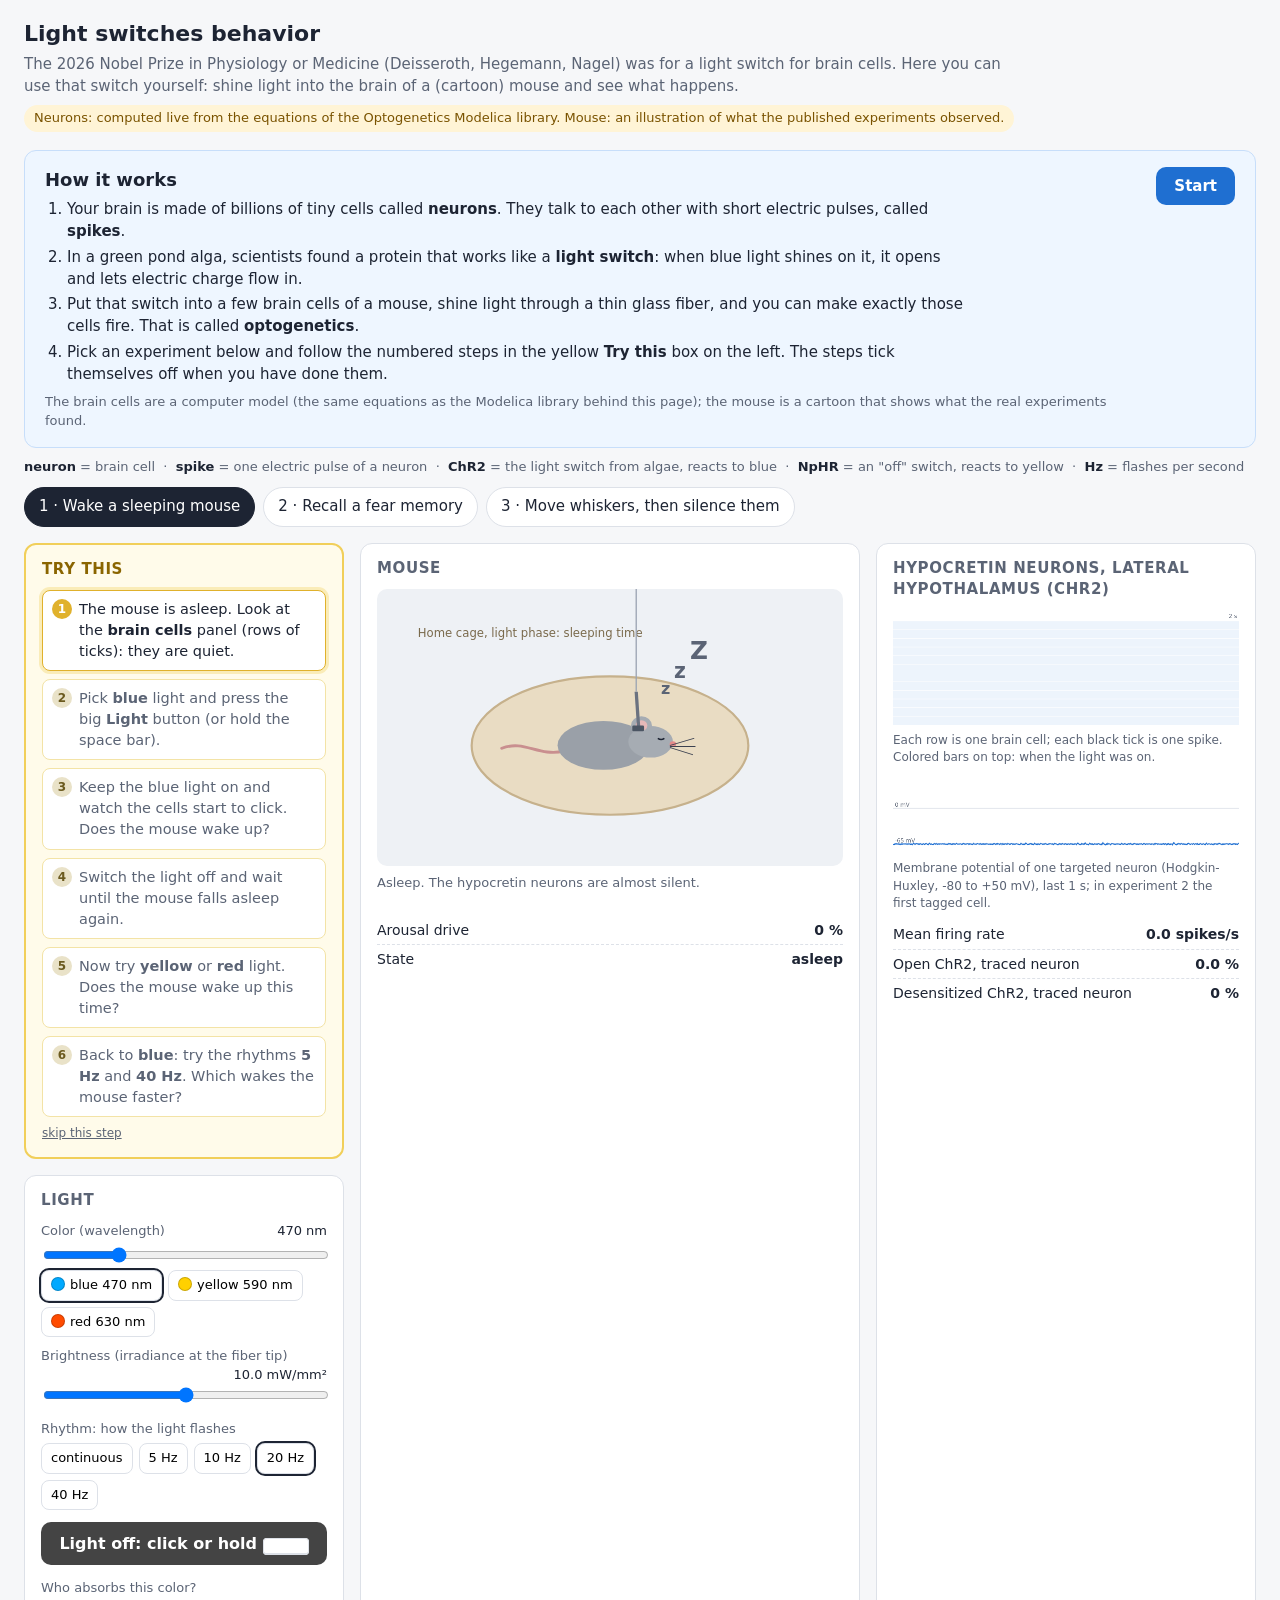
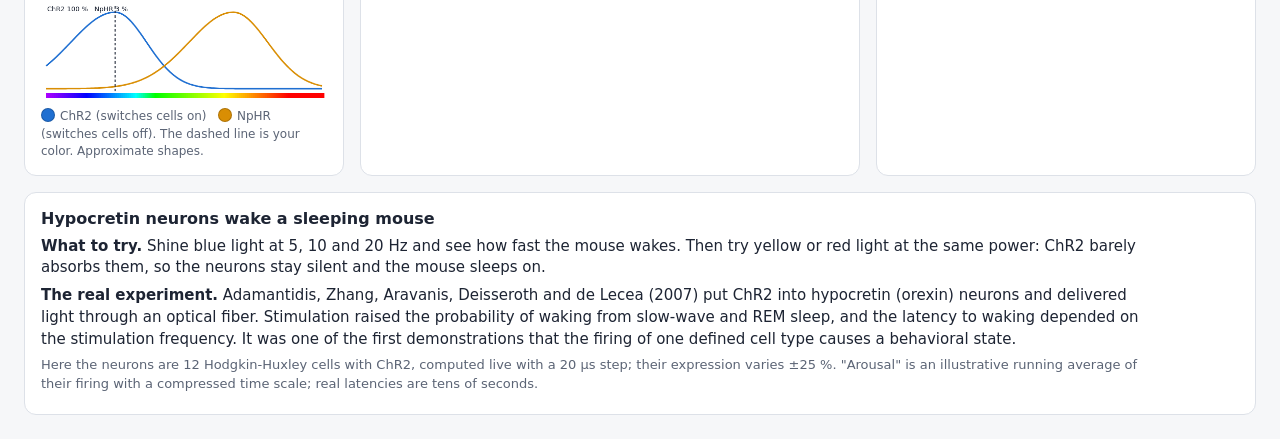
<file: labs/optogenetics/index.html>
<!DOCTYPE html>
<html lang="en">
<head>
<meta charset="utf-8">
<meta name="viewport" content="width=device-width, initial-scale=1">
<title>A light switch for neurons: an optogenetics demo</title>
<meta name="description" content="Shine light into the brain of a cartoon mouse and watch what happens. The light switch behind the 2026 Nobel Prize in Physiology or Medicine, with brain cells computed live from a Wolfram System Modeler model.">
<meta property="og:title" content="A light switch for neurons: an optogenetics demo">
<meta property="og:description" content="Wake a sleeping mouse, recall a fear memory, move whiskers: the light switch behind the 2026 Nobel Prize in Physiology or Medicine, with brain cells computed live.">
<meta property="og:type" content="website">
<meta property="og:url" content="https://www.systemsnotcode.com/labs/optogenetics/">
<meta property="og:image" content="https://www.systemsnotcode.com/labs/optogenetics/cover.png">
<meta name="twitter:card" content="summary_large_image">
<link rel="icon" type="image/png" href="../../assets/favicon.svg">
<style>
  :root {
    --bg: #f6f7f9; --panel: #ffffff; --ink: #1d2433; --muted: #5b6475; --line: #dde1e8;
    --blue: #1f6fd1; --accent: #0a84ff; --green: #1f8a4c; --red: #c0392b; --amber: #d98e04;
    --radius: 12px;
  }
  * { box-sizing: border-box; }
  body { margin: 0; font: 15px/1.45 system-ui, -apple-system, "Segoe UI", Roboto, sans-serif; color: var(--ink); background: var(--bg); }
  header { padding: 18px 24px 8px; }
  header h1 { margin: 0 0 4px; font-size: 22px; }
  header p { margin: 0; color: var(--muted); max-width: 980px; }
  .disclaimer { display: inline-block; margin-top: 8px; padding: 4px 10px; border-radius: 999px; background: #fff4d6; color: #7a5300; font-size: 13px; }
  nav.tabs { display: flex; gap: 8px; padding: 10px 24px 0; flex-wrap: wrap; }
  nav.tabs button { border: 1px solid var(--line); background: var(--panel); padding: 8px 14px; border-radius: 999px; cursor: pointer; font: inherit; color: var(--ink); }
  nav.tabs button[aria-selected="true"] { background: var(--ink); color: #fff; border-color: var(--ink); }
  main { display: grid; grid-template-columns: 320px 1fr 380px; gap: 16px; padding: 16px 24px 24px; }
  @media (max-width: 1150px) { main { grid-template-columns: 1fr; } }
  .panel { background: var(--panel); border: 1px solid var(--line); border-radius: var(--radius); padding: 14px 16px; }
  .panel h2 { margin: 0 0 10px; font-size: 15px; text-transform: uppercase; letter-spacing: .04em; color: var(--muted); }
  label { display: block; font-size: 13px; color: var(--muted); margin: 10px 0 4px; }
  input[type=range] { width: 100%; }
  .row { display: flex; gap: 6px; flex-wrap: wrap; }
  .chip { border: 1px solid var(--line); background: #fff; border-radius: 8px; padding: 5px 9px; cursor: pointer; font: inherit; font-size: 13px; }
  .chip[aria-pressed="true"] { outline: 2px solid var(--ink); }
  .swatch { display: inline-block; width: 14px; height: 14px; border-radius: 50%; vertical-align: -2px; margin-right: 5px; border: 1px solid rgba(0,0,0,.2); }
  .bigbtn { width: 100%; margin-top: 12px; padding: 12px; font: 600 16px system-ui, sans-serif; border-radius: 10px; border: none; cursor: pointer; color: #fff; background: #444; transition: box-shadow .15s; }
  .bigbtn.on { box-shadow: 0 0 0 4px rgba(10,132,255,.25), 0 0 24px var(--glow, #0a84ff); }
  .value { float: right; color: var(--ink); font-variant-numeric: tabular-nums; }
  .stat { display: flex; justify-content: space-between; padding: 4px 0; border-bottom: 1px dashed var(--line); font-size: 14px; }
  .stat:last-child { border-bottom: none; }
  .stat b { font-variant-numeric: tabular-nums; }
  .steps { display: grid; gap: 6px; margin-top: 6px; }
  .steps button { text-align: left; border: 1px solid var(--line); background: #fff; padding: 8px 10px; border-radius: 8px; cursor: pointer; font: inherit; font-size: 14px; }
  .steps button.done { background: #eaf6ee; border-color: #b9e0c6; }
  .steps button:disabled { opacity: .45; cursor: default; }
  .steps button.done:disabled { opacity: 1; }
  #arena { width: 100%; height: auto; display: block; border-radius: 10px; background: #eef1f5; }
  .caption { color: var(--muted); font-size: 13px; margin-top: 8px; min-height: 2.6em; }
  canvas { width: 100%; display: block; }
  .narrative { grid-column: 1 / -1; }
  .narrative h3 { margin: 0 0 6px; font-size: 16px; }
  .narrative p { margin: 6px 0; max-width: 1100px; }
  .cite { color: var(--muted); font-size: 13px; }
  .legend { font-size: 12px; color: var(--muted); margin-top: 4px; }
  .welcome { margin: 10px 24px 0; padding: 16px 20px; border-radius: var(--radius); background: #eef6ff; border: 1px solid #c7defa; display: grid; grid-template-columns: 1fr auto; gap: 12px 24px; align-items: start; }
  .welcome h2 { margin: 0 0 6px; font-size: 18px; }
  .welcome ol { margin: 6px 0 0; padding-left: 22px; }
  .welcome li { margin: 4px 0; max-width: 900px; }
  .welcome .note { color: var(--muted); font-size: 13px; margin-top: 8px; }
  .welcome button { border: none; background: var(--blue); color: #fff; font: 600 15px system-ui, sans-serif; padding: 10px 18px; border-radius: 10px; cursor: pointer; }
  @media (max-width: 700px) { .welcome { grid-template-columns: 1fr; } }
  .glossary { margin: 10px 24px 0; font-size: 13px; color: var(--muted); }
  .glossary b { color: var(--ink); }
  .leftcol { display: grid; gap: 16px; align-content: start; }
  .guide { background: #fffbea; border: 2px solid #f1cf5a; }
  .guide h2 { color: #8a6500; }
  .guide ol { list-style: none; margin: 0; padding: 0; display: grid; gap: 8px; }
  .guide li { border-radius: 8px; padding: 8px 10px 8px 36px; position: relative; font-size: 14.5px; background: #fff; border: 1px solid #f3e3a6; color: var(--muted); }
  .guide li::before { content: attr(data-n); position: absolute; left: 9px; top: 8px; width: 20px; height: 20px; border-radius: 50%; background: #e9e2c8; color: #6b5a1e; font-size: 12px; font-weight: 700; text-align: center; line-height: 20px; }
  .guide li.current { color: var(--ink); border-color: #e0b12c; box-shadow: 0 0 0 3px rgba(241, 207, 90, .35); }
  .guide li.current::before { background: #e0b12c; color: #fff; }
  .guide li.done { color: var(--ink); background: #eef8f1; border-color: #bfe3cb; }
  .guide li.done::before { content: "\2713"; background: var(--green); color: #fff; }
  .guide .why { display: block; margin-top: 4px; font-size: 13px; color: #2d6b45; }
  .guide .skip { margin-top: 8px; background: none; border: none; color: var(--muted); font: inherit; font-size: 12px; text-decoration: underline; cursor: pointer; padding: 0; }
  .guide .finish { margin-top: 10px; padding: 10px; border-radius: 8px; background: #eaf6ee; color: #1d5c37; font-size: 14px; }
  .guide .finish button { margin-top: 8px; border: none; background: var(--green); color: #fff; padding: 8px 12px; border-radius: 8px; cursor: pointer; font: 600 14px system-ui, sans-serif; }
  kbd { border: 1px solid var(--line); border-bottom-width: 2px; border-radius: 4px; padding: 0 4px; font-size: 12px; background: #fff; }
</style>
</head>
<body>
<header>
  <h1>Light switches behavior</h1>
  <p>The 2026 Nobel Prize in Physiology or Medicine (Deisseroth, Hegemann, Nagel) was for a light switch for brain cells.
     Here you can use that switch yourself: shine light into the brain of a (cartoon) mouse and see what happens.</p>
  <span class="disclaimer">Neurons: computed live from the equations of the Optogenetics Modelica library. Mouse: an illustration of what the published experiments observed.</span>
</header>

<section class="welcome" id="welcome" aria-label="Introduction">
  <div>
    <h2>How it works</h2>
    <ol>
      <li>Your brain is made of billions of tiny cells called <b>neurons</b>. They talk to each other with short electric pulses, called <b>spikes</b>.</li>
      <li>In a green pond alga, scientists found a protein that works like a <b>light switch</b>: when blue light shines on it, it opens and lets electric charge flow in.</li>
      <li>Put that switch into a few brain cells of a mouse, shine light through a thin glass fiber, and you can make exactly those cells fire. That is called <b>optogenetics</b>.</li>
      <li>Pick an experiment below and follow the numbered steps in the yellow <b>Try this</b> box on the left. The steps tick themselves off when you have done them.</li>
    </ol>
    <div class="note">The brain cells are a computer model (the same equations as the Modelica library behind this page); the mouse is a cartoon that shows what the real experiments found.</div>
  </div>
  <button id="welcomeClose">Start</button>
</section>
<div class="glossary"><b>neuron</b> = brain cell &nbsp;·&nbsp; <b>spike</b> = one electric pulse of a neuron &nbsp;·&nbsp; <b>ChR2</b> = the light switch from algae, reacts to blue &nbsp;·&nbsp; <b>NpHR</b> = an "off" switch, reacts to yellow &nbsp;·&nbsp; <b>Hz</b> = flashes per second</div>

<nav class="tabs" role="tablist" aria-label="Experiment">
  <button role="tab" id="tab-wake" aria-selected="true" data-s="wake">1 · Wake a sleeping mouse</button>
  <button role="tab" id="tab-fear" aria-selected="false" data-s="fear">2 · Recall a fear memory</button>
  <button role="tab" id="tab-whisk" aria-selected="false" data-s="whisk">3 · Move whiskers, then silence them</button>
</nav>

<main>
  <div class="leftcol">
  <section class="panel guide" aria-label="Try this" aria-live="polite">
    <h2>Try this</h2>
    <ol id="guideList"></ol>
    <div id="guideFinish"></div>
    <button class="skip" id="guideSkip">skip this step</button>
  </section>
  <section class="panel" aria-label="Light controls">
    <h2>Light</h2>
    <label for="wl">Color (wavelength) <span class="value" id="wlv"></span></label>
    <input id="wl" type="range" min="400" max="680" step="1" value="470">
    <div class="row" id="presets">
      <button class="chip" data-wl="470"><span class="swatch" style="background:#00a9ff"></span>blue 470 nm</button>
      <button class="chip" data-wl="590"><span class="swatch" style="background:#ffd000"></span>yellow 590 nm</button>
      <button class="chip" data-wl="630"><span class="swatch" style="background:#ff4b00"></span>red 630 nm</button>
    </div>
    <label for="irr">Brightness (irradiance at the fiber tip) <span class="value" id="irrv"></span></label>
    <input id="irr" type="range" min="0" max="20" step="0.5" value="10">
    <label>Rhythm: how the light flashes</label>
    <div class="row" id="modes">
      <button class="chip" data-f="0">continuous</button>
      <button class="chip" data-f="5">5 Hz</button>
      <button class="chip" data-f="10">10 Hz</button>
      <button class="chip" data-f="20" aria-pressed="true">20 Hz</button>
      <button class="chip" data-f="40">40 Hz</button>
    </div>
    <button class="bigbtn" id="lightBtn" aria-pressed="false">Light off: click or hold <kbd>Space</kbd></button>
    <label style="margin-top:14px">Who absorbs this color?</label>
    <canvas id="spectrum" width="560" height="200" aria-label="Approximate action spectra of ChR2 and NpHR with the chosen wavelength"></canvas>
    <div class="legend"><span class="swatch" style="background:#1f6fd1"></span>ChR2 (switches cells on) &nbsp; <span class="swatch" style="background:#d98e04"></span>NpHR (switches cells off). The dashed line is your color. Approximate shapes.</div>
  </section>
  </div>

  <section class="panel" aria-label="Mouse">
    <h2 id="arenaTitle">Mouse</h2>
    <svg id="arena" viewBox="0 0 640 380" role="img" aria-labelledby="arenaTitle">
      <defs>
        <radialGradient id="glow" r="0.5"><stop offset="0" stop-color="#0af" stop-opacity=".9"/><stop offset="1" stop-color="#0af" stop-opacity="0"/></radialGradient>
        <pattern id="grid" width="24" height="24" patternUnits="userSpaceOnUse"><path d="M24 0H0V24" fill="none" stroke="#c9ced8" stroke-width="2"/></pattern>
      </defs>
      <g id="boxA" style="display:none">
        <rect x="40" y="40" width="560" height="300" rx="8" fill="url(#grid)" stroke="#9aa3b2" stroke-width="3"/>
        <text x="56" y="66" fill="#5b6475" font-size="16">Box A: grid floor</text>
      </g>
      <g id="boxB" style="display:none">
        <ellipse cx="320" cy="190" rx="285" ry="150" fill="#f3ead9" stroke="#b8a37f" stroke-width="3"/>
        <text x="70" y="66" fill="#7a6a4c" font-size="16">Box B: round, safe</text>
      </g>
      <g id="nest" style="display:none">
        <ellipse cx="320" cy="215" rx="190" ry="95" fill="#e9dcc3" stroke="#c6b18c" stroke-width="3"/>
        <text x="56" y="66" fill="#7a6a4c" font-size="16">Home cage, light phase: sleeping time</text>
      </g>
      <g id="mouse">
        <g id="mouseBody">
          <path id="tail" d="M-70 10 C -110 20, -130 -10, -165 5" fill="none" stroke="#c98f8f" stroke-width="5" stroke-linecap="round"/>
          <ellipse cx="-10" cy="0" rx="70" ry="42" fill="#9aa0a8"/>
          <ellipse cx="62" cy="-6" rx="34" ry="27" fill="#a6acb3"/>
          <circle cx="48" cy="-34" r="16" fill="#a6acb3"/><circle cx="48" cy="-34" r="9" fill="#e6b8b8"/>
          <circle id="eye" cx="78" cy="-12" r="4.5" fill="#1d2433"/>
          <path id="eyeClosed" d="M73 -12 q5 4 10 0" stroke="#1d2433" stroke-width="2.5" fill="none" style="display:none"/>
          <circle cx="96" cy="-2" r="5" fill="#e48b8b"/>
          <g id="whiskers" stroke="#3b4150" stroke-width="1.6" stroke-linecap="round">
            <line x1="92" y1="0" x2="128" y2="-12"/><line x1="92" y1="2" x2="130" y2="2"/><line x1="92" y1="4" x2="126" y2="16"/>
          </g>
          <g id="fiber">
            <line x1="44" y1="-26" x2="40" y2="-92" stroke="#6b7280" stroke-width="5"/>
            <rect x="34" y="-34" width="18" height="10" rx="2" fill="#4b5563"/>
            <circle id="fiberGlow" cx="44" cy="-30" r="30" fill="url(#glow)" opacity="0"/>
            <line id="cable" x1="40" y1="-92" x2="40" y2="-300" stroke="#9aa3b2" stroke-width="2"/>
          </g>
        </g>
      </g>
      <g id="labels">
        <g id="zzz" fill="#5b6475" font-size="22" font-weight="700" style="display:none">
          <text x="70" y="-70">z</text><text x="88" y="-92" font-size="28">z</text><text x="110" y="-118" font-size="34">Z</text>
        </g>
        <text id="freezeMark" x="-45" y="-60" fill="#c0392b" font-size="22" font-weight="700" style="display:none">freezing</text>
      </g>
      <g id="shock" style="display:none"><text x="250" y="365" fill="#c0392b" font-size="18" font-weight="700">mild foot shock</text></g>
    </svg>
    <div class="caption" id="caption" aria-live="polite"></div>
    <div id="behaviourStats" style="margin-top:8px"></div>
  </section>

  <section class="panel" aria-label="Neurons">
    <h2 id="neuronTitle">Neurons under the fiber</h2>
    <canvas id="raster" width="740" height="250" aria-label="Spike raster of the targeted neurons"></canvas>
    <div class="legend" id="rasterLegend">Each row is one brain cell; each black tick is one spike. Colored bars on top: when the light was on.</div>
    <canvas id="trace" width="740" height="170" aria-label="Membrane potential of one targeted neuron" style="margin-top:10px"></canvas>
    <div class="legend">Membrane potential of one targeted neuron (Hodgkin-Huxley, -80 to +50 mV), last 1 s; in experiment 2 the first tagged cell.</div>
    <div id="neuronStats" style="margin-top:8px"></div>
    <div id="fearSteps" class="steps" style="display:none; margin-top:12px">
      <button id="stepExplore">1. Explore box A: nothing tagged yet</button>
      <button id="stepShock">2. Fear learning in box A: tag the active cells</button>
      <button id="stepMove">3. Move the mouse to the safe box B</button>
      <button id="stepReset">Start over</button>
    </div>
  </section>

  <section class="panel narrative" aria-label="Explanation">
    <h3 id="nTitle"></h3>
    <div id="nBody"></div>
  </section>
</main>

<script>
"use strict";
// ---------------------------------------------------------------------------
// Physics: the same equations and parameters as the Optogenetics library.
//   ChR2: three-state photocycle C -> O -> D -> C (Kinetics.ChR2Photocycle)
//   Neuron: Hodgkin-Huxley, -65 mV rest, 20 um sphere (Cells.Neuron)
//   NpHR: light-driven chloride pump, first-order activation (illustrative)
// Units inside the loop: mV, ms, uA/cm^2, mS/cm^2, uF/cm^2.
// ---------------------------------------------------------------------------
const AREA_CM2 = Math.PI * Math.pow(20e-4, 2);           // 1.2566e-5 cm^2
const G_CHR2 = 15e-9 / AREA_CM2 * 1e3;                    // 15 nS -> mS/cm^2 (library default 11 nS; more headroom here)
const TAU_OFF = 9.8, TAU_REC = 10700, LIGHT_REC = 0.1;    // ms
const EPS = 0.5, SIGMA = 1.2e-20, H = 6.62607015e-34, C0 = 299792458;
const DT = 0.02;                                          // ms
const N = 12;

function vtrap(x, y) { return Math.abs(x / y) < 1e-6 ? y * (1 - x / y / 2) : x / (Math.exp(x / y) - 1); }
const am = v => 0.1 * vtrap(-(v + 40), 10), bm = v => 4 * Math.exp(-(v + 65) / 18);
const ah = v => 0.07 * Math.exp(-(v + 65) / 20), bh = v => 1 / (1 + Math.exp(-(v + 35) / 10));
const an = v => 0.01 * vtrap(-(v + 55), 10), bn = v => 0.125 * Math.exp(-(v + 65) / 80);

// Approximate action spectra (normalized to 1 at the peak).
function chr2Spectrum(l) { const s = l < 470 ? 45 : 32; return Math.exp(-0.5 * Math.pow((l - 470) / s, 2)); }
function nphrSpectrum(l) { const s = l < 590 ? 45 : 35; return Math.exp(-0.5 * Math.pow((l - 590) / s, 2)); }

// Excitation rate of one ChR2 molecule, 1/ms, for irradiance in mW/mm^2.
function excitationRate(irr_mWmm2, lambda_nm) {
  const I = irr_mWmm2 * 1e3;                          // W/m^2
  const phi = I * lambda_nm * 1e-9 / (H * C0);       // photons /(m^2 s)
  return EPS * SIGMA * phi * chr2Spectrum(lambda_nm) / 1000;
}

function makeCell(gChR2, gNpHR, drive, noise) {
  const v = -65;
  return { v, m: am(v) / (am(v) + bm(v)), h: ah(v) / (ah(v) + bh(v)), n: an(v) / (an(v) + bn(v)),
           o: 0, d: 0, a: 0, gChR2, gNpHR, drive, noise, spikes: [], above: false, tagged: false };
}

let cells = [];
let simTime = 0;           // ms
let lightOn = false, lightOnSince = 0, lightHistory = [];

const ui = {
  wl: document.getElementById("wl"), wlv: document.getElementById("wlv"),
  irr: document.getElementById("irr"), irrv: document.getElementById("irrv"),
  lightBtn: document.getElementById("lightBtn"),
  caption: document.getElementById("caption"),
  behaviourStats: document.getElementById("behaviourStats"),
  neuronStats: document.getElementById("neuronStats"),
};
let freq = 20;

function lightIntensityAt(t) {               // mW/mm^2 actually delivered at time t (ms)
  if (!lightOn) return 0;
  const irr = +ui.irr.value;
  if (freq === 0) return irr;
  const period = 1000 / freq;
  return ((t - lightOnSince) % period) < 5 ? irr : 0;   // 5 ms flashes
}

function stepCells(nSteps) {
  const lambda = +ui.wl.value;
  for (let k = 0; k < nSteps; k++) {
    const irr = lightIntensityAt(simTime);
    const ka = excitationRate(irr, lambda);
    const kpump = irr * nphrSpectrum(lambda) * 0.02;    // 1/ms, illustrative
    for (const c of cells) {
      // ChR2 photocycle (BioChem network in the library; identical mass-action equations)
      const closed = 1 - c.o - c.d;
      const kr = 1 / TAU_REC + LIGHT_REC * ka;
      const dO = ka * closed - c.o / TAU_OFF;
      const dD = c.o / TAU_OFF - kr * c.d;
      c.o += DT * dO; c.d += DT * dD;
      // NpHR pump activation, closes in 10 ms
      c.a += DT * (kpump * (1 - c.a) - c.a / 10);
      // Hodgkin-Huxley membrane
      const v = c.v;
      const iNa = 120 * c.m ** 3 * c.h * (v - 50);
      const iK = 36 * c.n ** 4 * (v + 77);
      const iL = 0.3 * (v + 54.387);
      const iChR2 = c.gChR2 * c.o * (v - 0);
      const iNpHR = c.gNpHR * c.a;                        // outward pump current
      const iExt = c.drive + c.noise * (Math.random() - 0.5) * 2 / Math.sqrt(DT);
      c.v += DT * (iExt - iNa - iK - iL - iChR2 - iNpHR);
      c.m += DT * (am(v) * (1 - c.m) - bm(v) * c.m);
      c.h += DT * (ah(v) * (1 - c.h) - bh(v) * c.h);
      c.n += DT * (an(v) * (1 - c.n) - bn(v) * c.n);
      if (!c.above && c.v > 0) { c.spikes.push(simTime); c.above = true; onSpike(c); }
      if (c.above && c.v < -20) c.above = false;
    }
    if (cells.length) { traceBuf[traceIdx] = cells[focusCell()].v; traceIdx = (traceIdx + 1) % TRACE_N; traceCount = Math.min(traceCount + 1, TRACE_N); }
    simTime += DT;
  }
  for (const c of cells) while (c.spikes.length && c.spikes[0] < simTime - 3000) c.spikes.shift();
}
const TRACE_N = 50000; const traceBuf = new Float32Array(TRACE_N); let traceIdx = 0, traceCount = 0;

function focusCell() { const i = cells.findIndex(c => c.tagged); return i < 0 ? 0 : i; }
function rate(c, windowMs) { let n = 0; for (let i = c.spikes.length - 1; i >= 0 && c.spikes[i] > simTime - windowMs; i--) n++; return n * 1000 / windowMs; }

// ---------------------------------------------------------------------------
// Scenarios
// ---------------------------------------------------------------------------
const S = {};
let scenario = null;

S.wake = {
  title: "Hypocretin neurons wake a sleeping mouse",
  neuronTitle: "Hypocretin neurons, lateral hypothalamus (ChR2)",
  init() {
    cells = Array.from({ length: N }, () => makeCell(G_CHR2 * (0.75 + 0.5 * Math.random()), 0, 0, 0.6));
    this.arousal = 0; this.awake = false; this.wokeAt = null; this.startLight = null;
    show("nest"); setMouse("sleep");
  },
  update(dtReal) {
    const r = popRate(500);
    // arousal integrates hypocretin firing; tau 2 s, compressed time
    this.arousal += dtReal / 2000 * (r / 8 - this.arousal);
    if (!this.awake && this.arousal > 0.5) { this.awake = true; this.wokeAt = performance.now(); setMouse("explore"); }
    if (this.awake && this.arousal < 0.15 && !lightOn) { this.awake = false; setMouse("sleep"); }
    ui.caption.textContent = this.awake
      ? "Awake: the mouse leaves its sleeping posture and explores."
      : (r > 3 ? "Hypocretin neurons are firing; arousal is building up..." : "Asleep. The hypocretin neurons are almost silent.");
    stats(ui.behaviourStats, [["Arousal drive", (100 * Math.min(this.arousal / 0.5, 1)).toFixed(0) + " %"], ["State", this.awake ? "awake" : "asleep"]]);
  },
  body: `<p><b>What to try.</b> Shine blue light at 5, 10 and 20 Hz and see how fast the mouse wakes. Then try yellow or red light at the same power: ChR2 barely absorbs them, so the neurons stay silent and the mouse sleeps on.</p>
  <p><b>The real experiment.</b> Adamantidis, Zhang, Aravanis, Deisseroth and de Lecea (2007) put ChR2 into hypocretin (orexin) neurons and delivered light through an optical fiber. Stimulation raised the probability of waking from slow-wave and REM sleep, and the latency to waking depended on the stimulation frequency. It was one of the first demonstrations that the firing of one defined cell type causes a behavioral state.</p>
  <p class="cite">Here the neurons are 12 Hodgkin-Huxley cells with ChR2, computed live with a 20 &micro;s step; their expression varies &plusmn;25 %. "Arousal" is an illustrative running average of their firing with a compressed time scale; real latencies are tens of seconds.</p>`,
};

S.fear = {
  title: "Reactivating a fear engram",
  neuronTitle: "Dentate gyrus neurons (ChR2 only in tagged cells)",
  init() {
    cells = Array.from({ length: N }, () => makeCell(0, 0, 0, 0.6));
    this.phase = "idle"; this.fear = 0; this.freezeTime = 0; this.totalTime = 0; this.box = "A";
    show("boxA"); setMouse("explore");
    document.getElementById("fearSteps").style.display = "grid";
    setSteps();
  },
  leave() { document.getElementById("fearSteps").style.display = "none"; },
  update(dtReal) {
    const tagged = cells.filter(c => c.tagged);
    const r = tagged.length ? tagged.reduce((s, c) => s + rate(c, 500), 0) / tagged.length : 0;
    this.fear += dtReal / 600 * (r / 10 - this.fear);
    const freezing = this.box === "B" && this.fear > 0.45;
    setMouse(freezing ? "freeze" : "explore");
    if (this.box === "B") { this.totalTime += dtReal; if (freezing) this.freezeTime += dtReal; }
    let msg;
    if (this.phase === "idle") msg = "Box A. No cell carries ChR2 yet, so light does nothing. Try it.";
    else if (this.phase === "tagging") msg = "Fear learning: the neurons active now switch on an activity gene and will express ChR2.";
    else if (this.box === "A") msg = "Learning is over. Move the mouse to box B, where nothing bad ever happened.";
    else msg = freezing ? "Freezing in the safe box: light reactivated the cells that stored the memory of box A."
                        : "Box B is safe and the mouse explores. Now shine blue light on the tagged cells.";
    ui.caption.textContent = msg;
    stats(ui.behaviourStats, [["Tagged cells", tagged.length + " of " + N], ["Fear drive", (100 * Math.min(this.fear / 0.45, 1)).toFixed(0) + " %"],
      ["Freezing in box B", this.totalTime > 0 ? (100 * this.freezeTime / this.totalTime).toFixed(0) + " % of the time" : "-"]]);
  },
  body: `<p><b>What to try.</b> Shine light before learning: nothing happens, because no neuron carries the switch. Run step 2: the cells that happen to be active during the fearful experience are tagged and now express ChR2 (blue rows). Move the mouse to box B. It explores calmly until you shine blue light; then it freezes, recalling a fear it never had in this box. Yellow light does nothing.</p>
  <p><b>The real experiment.</b> Liu, Ramirez, Tonegawa and colleagues (2012) used an activity-dependent gene (c-fos) to put ChR2 only into dentate gyrus neurons that were active while mice learned to fear a context. Reactivating these cells with light in a neutral context made the mice freeze: activating the ensemble was <i>sufficient</i> to recall the memory. Ramirez et al. (2013) went further and created a false memory by pairing the reactivation with a shock elsewhere.</p>
  <p class="cite">Illustration: which cells get tagged is random here, and "fear drive" is a running average of the tagged cells' firing. Tagging in the real experiment takes days and is gated by a drug (doxycycline).</p>`,
};

S.whisk = {
  title: "Moving whiskers with blue light, silencing with yellow",
  neuronTitle: "Layer 5 motor cortex (ChR2 + NpHR)",
  init() {
    cells = Array.from({ length: N }, () => makeCell(G_CHR2 * (0.75 + 0.5 * Math.random()), 4, 3, 1.8));
    this.deflect = 0;
    show(null); setMouse("explore", true);
  },
  update(dtReal) {
    this.deflect *= Math.exp(-dtReal / 60);
    const r = popRate(300);
    document.getElementById("whiskers").setAttribute("transform", `rotate(${-Math.min(this.deflect, 35)} 92 2)`);
    const lambda = +ui.wl.value;
    const blue = chr2Spectrum(lambda), yellow = nphrSpectrum(lambda);
    ui.caption.textContent = !lightOn ? "Spontaneous activity: the cells fire now and then, and the whiskers twitch a little."
      : (blue > yellow ? "Blue light drives the motor neurons: each burst deflects the whiskers." : "Yellow light switches on the chloride pump NpHR: the neurons fall silent.");
    stats(ui.behaviourStats, [["Population rate", r.toFixed(0) + " spikes/s per cell"], ["Whisker deflection", Math.min(this.deflect, 35).toFixed(0) + " deg"]]);
  },
  onSpike() { this.deflect += 1.2; },
  body: `<p><b>What to try.</b> Without light the neurons fire spontaneously. Blue light at 10 to 40 Hz drives them and the whiskers sweep with each flash. Switch to yellow (590 nm), continuous: the neurons carry a second protein, the chloride pump halorhodopsin (NpHR), which silences them. The same cells are then driven by blue light and silenced by yellow.</p>
  <p><b>The real experiments.</b> Aravanis et al. (2007) delivered blue light through an optical fiber to ChR2-expressing layer 5 neurons of the vibrissal motor cortex and moved the whiskers of living mice. Zhang et al. (2007) and Han and Boyden (2007) adapted NpHR from <i>Natronomonas pharaonis</i> for yellow-light silencing, enabling the first two-color, bidirectional control.</p>
  <p class="cite">The NpHR pump here is a first-order activation with an outward current; its strength is illustrative. The spontaneous activity comes from a constant drive plus noise.</p>`,
};

function popRate(win) { return cells.reduce((s, c) => s + rate(c, win), 0) / cells.length; }
function onSpike(c) { if (scenario && scenario.onSpike) scenario.onSpike(c); }

// Fear-learning steps
function setSteps() {
  const s = S.fear;
  const b = id => document.getElementById(id);
  b("stepExplore").classList.toggle("done", s.phase !== "idle");
  b("stepShock").disabled = s.phase !== "idle" && s.phase !== "explored";
  b("stepShock").classList.toggle("done", s.phase === "tagged");
  b("stepMove").disabled = s.phase !== "tagged" || s.box === "B";
  b("stepMove").classList.toggle("done", s.box === "B");
}
document.getElementById("stepExplore").onclick = () => { if (S.fear.phase === "idle") { S.fear.phase = "explored"; setSteps(); } };
document.getElementById("stepShock").onclick = () => {
  const s = S.fear; if (s.phase === "tagged" || s.phase === "tagging") return;
  s.phase = "tagging"; setSteps();
  document.getElementById("shock").style.display = "";
  // the cells most active during learning get tagged (random subset, raised firing)
  const order = cells.map((c, i) => [Math.random(), i]).sort((a, b) => a[0] - b[0]).slice(0, 5).map(x => x[1]);
  order.forEach(i => { cells[i].drive = 7.5; });
  setTimeout(() => {
    order.forEach(i => { cells[i].drive = 0; cells[i].tagged = true; cells[i].gChR2 = G_CHR2 * (0.8 + 0.4 * Math.random()); });
    s.phase = "tagged"; document.getElementById("shock").style.display = "none"; setSteps();
  }, 2500);
};
document.getElementById("stepMove").onclick = () => { const s = S.fear; if (s.phase !== "tagged") return; s.box = "B"; s.fear = 0; s.freezeTime = 0; s.totalTime = 0; show("boxB"); setSteps(); };
document.getElementById("stepReset").onclick = () => { S.fear.init(); resetGuide("fear"); };

// ---------------------------------------------------------------------------
// Mouse illustration
// ---------------------------------------------------------------------------
let mouseMode = "explore", mx = 320, my = 200, heading = 0, walkPhase = 0;
function show(id) { ["boxA", "boxB", "nest"].forEach(b => document.getElementById(b).style.display = b === id ? "" : "none"); }
function setMouse(mode) { mouseMode = mode; }
function drawMouse(dtReal) {
  const body = document.getElementById("mouse");
  document.getElementById("zzz").style.display = mouseMode === "sleep" ? "" : "none";
  document.getElementById("freezeMark").style.display = mouseMode === "freeze" ? "" : "none";
  document.getElementById("eye").style.display = mouseMode === "sleep" ? "none" : "";
  document.getElementById("eyeClosed").style.display = mouseMode === "sleep" ? "" : "none";
  let sx = 1, sy = 1, rot = 0, jitter = 0;
  if (mouseMode === "explore" && scenario !== S.whisk) {
    walkPhase += dtReal / 1000;
    heading += (Math.sin(walkPhase * 0.7) * 0.6 + Math.sin(walkPhase * 1.9) * 0.3) * dtReal / 1000;
    mx += Math.cos(heading) * dtReal * 0.06; my += Math.sin(heading) * dtReal * 0.04;
    const [cx, cy, rx, ry] = scenario === S.fear && S.fear.box === "B" ? [320, 190, 200, 80] : [320, 200, 220, 95];
    const ex = (mx - cx) / rx, ey = (my - cy) / ry;
    if (ex * ex + ey * ey > 1) { heading += Math.PI * 0.9; mx = cx + ex * rx * 0.97; my = cy + ey * ry * 0.97; }
    rot = Math.cos(heading) < 0 ? 180 : 0;
    sy = 1 + 0.03 * Math.sin(walkPhase * 18);
  } else if (mouseMode === "sleep") {
    mx += (320 - mx) * 0.05; my += (215 - my) * 0.05; sx = 0.9; sy = 0.8; rot = 0;
  } else if (mouseMode === "freeze") {
    sy = 0.86; jitter = (Math.random() - 0.5) * 1.5; rot = Math.cos(heading) < 0 ? 180 : 0;
  } else { mx += (300 - mx) * 0.05; my += (210 - my) * 0.05; }
  const flip = rot === 180 ? "scale(-1,1)" : "";
  body.setAttribute("transform", `translate(${mx + jitter},${my}) ${flip} scale(${sx},${sy})`);
  document.getElementById("labels").setAttribute("transform", `translate(${mx},${my})`);
  // the fiber stays on the head; glow shows the light color
  const glow = document.getElementById("fiberGlow");
  const on = lightIntensityAt(simTime) > 0;
  glow.setAttribute("opacity", on ? Math.min(1, 0.25 + +ui.irr.value / 12) : 0);
  document.querySelector("#glow stop").setAttribute("stop-color", wavelengthToRGB(+ui.wl.value));
  document.querySelectorAll("#glow stop")[1].setAttribute("stop-color", wavelengthToRGB(+ui.wl.value));
}

// ---------------------------------------------------------------------------
// Drawing: raster, trace, spectrum
// ---------------------------------------------------------------------------
function drawRaster() {
  const cv = document.getElementById("raster"), g = cv.getContext("2d"), W = cv.width, Hh = cv.height;
  g.clearRect(0, 0, W, Hh);
  const win = 2000, top = 22, rowH = (Hh - top - 6) / N, t0 = simTime - win;
  // light bars
  g.fillStyle = wavelengthToRGB(+ui.wl.value);
  for (const [a, b] of lightHistory) { if (b < t0) continue; const x0 = Math.max(0, (a - t0) / win * W), x1 = Math.min(W, ((b ?? simTime) - t0) / win * W); g.fillRect(x0, 4, Math.max(1, x1 - x0), 10); }
  if (freq > 0 && lightOn) { /* show flashes */ }
  cells.forEach((c, i) => {
    const y = top + i * rowH;
    if (c.tagged || (scenario !== S.fear && c.gChR2 > 0)) { g.fillStyle = "rgba(31,111,209,.08)"; g.fillRect(0, y, W, rowH - 1); }
    g.fillStyle = "#1d2433";
    for (const s of c.spikes) if (s > t0) g.fillRect((s - t0) / win * W, y + 2, 2, rowH - 5);
  });
  g.fillStyle = "#5b6475"; g.font = "12px system-ui"; g.fillText("2 s", W - 22, 15);
}
function drawTrace() {
  const cv = document.getElementById("trace"), g = cv.getContext("2d"), W = cv.width, Hh = cv.height;
  g.clearRect(0, 0, W, Hh);
  const yOf = v => Hh - 8 - (v + 80) / 130 * (Hh - 16);
  g.strokeStyle = "#dde1e8"; g.beginPath(); g.moveTo(0, yOf(0)); g.lineTo(W, yOf(0)); g.stroke();
  const n = traceCount; if (n < 2) return;
  g.strokeStyle = "#1f6fd1"; g.lineWidth = 1.5; g.beginPath();
  const step = n / W;
  for (let x = 0; x < W; x++) {
    const i0 = Math.floor(x * step), i1 = Math.floor((x + 1) * step);
    let lo = Infinity, hi = -Infinity;
    for (let i = i0; i < Math.max(i1, i0 + 1); i++) { const v = traceBuf[(traceIdx - n + i + TRACE_N) % TRACE_N]; if (v < lo) lo = v; if (v > hi) hi = v; }
    if (x === 0) g.moveTo(x, yOf(hi)); g.lineTo(x, yOf(hi)); g.lineTo(x, yOf(lo));
  }
  g.stroke(); g.fillStyle = "#5b6475"; g.font = "12px system-ui"; g.fillText("0 mV", 4, yOf(0) - 3); g.fillText("-65 mV", 4, yOf(-65) - 3);
}
function drawSpectrum() {
  const cv = document.getElementById("spectrum"), g = cv.getContext("2d"), W = cv.width, Hh = cv.height;
  g.clearRect(0, 0, W, Hh);
  const x = l => (l - 400) / 280 * (W - 20) + 10, y = s => Hh - 30 - s * (Hh - 50);
  for (let l = 400; l <= 680; l += 2) { g.fillStyle = wavelengthToRGB(l); g.fillRect(x(l), Hh - 22, (W - 20) / 140 + 1, 10); }
  for (const [f, col] of [[chr2Spectrum, "#1f6fd1"], [nphrSpectrum, "#d98e04"]]) {
    g.strokeStyle = col; g.lineWidth = 3; g.beginPath();
    for (let l = 400; l <= 680; l += 2) { const px = x(l), py = y(f(l)); l === 400 ? g.moveTo(px, py) : g.lineTo(px, py); }
    g.stroke();
  }
  const l = +ui.wl.value; g.strokeStyle = "#1d2433"; g.setLineDash([5, 4]); g.lineWidth = 2;
  g.beginPath(); g.moveTo(x(l), 8); g.lineTo(x(l), Hh - 24); g.stroke(); g.setLineDash([]);
  g.fillStyle = "#1d2433"; g.font = "13px system-ui";
  g.fillText(`ChR2 ${(100 * chr2Spectrum(l)).toFixed(0)} %   NpHR ${(100 * nphrSpectrum(l)).toFixed(0)} %`, 12, 18);
}
function stats(el, rows) { el.innerHTML = rows.map(([k, v]) => `<div class="stat"><span>${k}</span><b>${v}</b></div>`).join(""); }

function wavelengthToRGB(l) {
  let r = 0, g = 0, b = 0;
  if (l < 440) { r = -(l - 440) / 60; b = 1; } else if (l < 490) { g = (l - 440) / 50; b = 1; }
  else if (l < 510) { g = 1; b = -(l - 510) / 20; } else if (l < 580) { r = (l - 510) / 70; g = 1; }
  else if (l < 645) { r = 1; g = -(l - 645) / 65; } else { r = 1; }
  return `rgb(${Math.round(255 * r)},${Math.round(255 * g)},${Math.round(255 * b)})`;
}

// ---------------------------------------------------------------------------
// Controls
// ---------------------------------------------------------------------------
function refreshLabels() {
  ui.wlv.textContent = ui.wl.value + " nm"; ui.irrv.textContent = (+ui.irr.value).toFixed(1) + " mW/mm²";
  ui.lightBtn.style.background = lightOn ? wavelengthToRGB(+ui.wl.value) : "#444";
  ui.lightBtn.style.color = lightOn && +ui.wl.value > 480 && +ui.wl.value < 600 ? "#1d2433" : "#fff";
  ui.lightBtn.style.setProperty("--glow", wavelengthToRGB(+ui.wl.value));
  ui.lightBtn.classList.toggle("on", lightOn);
  ui.lightBtn.setAttribute("aria-pressed", lightOn);
  ui.lightBtn.innerHTML = lightOn ? "Light on: click to stop" : "Light off: click or hold <kbd>Space</kbd>";
  document.querySelectorAll("#presets .chip").forEach(b => b.setAttribute("aria-pressed", +b.dataset.wl === +ui.wl.value));
  drawSpectrum();
}
function setLight(on) {
  if (on === lightOn) return;
  lightOn = on;
  if (on) { lightOnSince = simTime; lightHistory.push([simTime, null]); }
  else if (lightHistory.length) lightHistory[lightHistory.length - 1][1] = simTime;
  refreshLabels();
}
ui.wl.oninput = refreshLabels; ui.irr.oninput = refreshLabels;
document.querySelectorAll("#presets .chip").forEach(b => b.onclick = () => { ui.wl.value = b.dataset.wl; refreshLabels(); });
document.querySelectorAll("#modes .chip").forEach(b => b.onclick = () => {
  freq = +b.dataset.f; lightOnSince = simTime;
  document.querySelectorAll("#modes .chip").forEach(x => x.setAttribute("aria-pressed", x === b));
});
ui.lightBtn.onclick = () => setLight(!lightOn);
let spaceHeld = false;
window.addEventListener("keydown", e => { if (e.code === "Space" && !spaceHeld && e.target.tagName !== "INPUT") { e.preventDefault(); spaceHeld = true; setLight(true); } });
window.addEventListener("keyup", e => { if (e.code === "Space") { spaceHeld = false; setLight(false); } });

document.querySelectorAll("nav.tabs button").forEach(b => b.onclick = () => selectScenario(b.dataset.s));
function selectScenario(name) {
  if (scenario && scenario.leave) scenario.leave();
  document.querySelectorAll("nav.tabs button").forEach(b => b.setAttribute("aria-selected", b.dataset.s === name));
  scenario = S[name]; setLight(false); resetGuide(name); lightHistory = []; traceIdx = 0; traceCount = 0; simTime = 0;
  document.getElementById("whiskers").removeAttribute("transform");
  scenario.init();
  document.getElementById("nTitle").textContent = scenario.title;
  document.getElementById("nBody").innerHTML = scenario.body;
  document.getElementById("neuronTitle").textContent = scenario.neuronTitle;
}

// ---------------------------------------------------------------------------
// "Try this" guide: numbered steps that tick off when the viewer has done them
// ---------------------------------------------------------------------------
const isBlue = () => chr2Spectrum(+ui.wl.value) > 0.5;
const isOffColour = () => nphrSpectrum(+ui.wl.value) > 0.5;
const GUIDE = {
  wake: [
    { t: "The mouse is asleep. Look at the <b>brain cells</b> panel (rows of ticks): they are quiet.",
      why: "These cells keep an animal awake when they are busy. Right now they rest.",
      check: () => guide.t > 4000 },
    { t: "Pick <b>blue</b> light and press the big <b>Light</b> button (or hold the space bar).",
      why: "These cells carry the light switch from algae (ChR2), and it reacts to blue light.",
      check: () => lightOn && isBlue() },
    { t: "Keep the blue light on and watch the cells start to click. Does the mouse wake up?",
      why: "Each black tick is one spike. Many spikes from these cells wake the mouse up.",
      check: () => S.wake.awake },
    { t: "Switch the light off and wait until the mouse falls asleep again.",
      why: "Without light the switch closes and the cells calm down.",
      check: () => !lightOn && !S.wake.awake },
    { t: "Now try <b>yellow</b> or <b>red</b> light. Does the mouse wake up this time?",
      why: "The switch barely reacts to yellow and red light, so the cells stay quiet.",
      check: dt => { if (lightOn && !isBlue()) guide.acc += dt; return guide.acc > 3000; } },
    { t: "Back to <b>blue</b>: try the rhythms <b>5 Hz</b> and <b>40 Hz</b>. Which wakes the mouse faster?",
      why: "Faster flashing gives more spikes, so the mouse wakes sooner, as in the real experiment.",
      check: () => { if (lightOn && isBlue() && freq > 0) guide.freqs.add(freq); return guide.freqs.size >= 2; } },
  ],
  fear: [
    { t: "Press the <b>Light</b> button with <b>blue</b> light. Watch the mouse and the cells.",
      why: "Nothing happens: no brain cell has the light switch yet.",
      check: dt => { if (lightOn && isBlue()) guide.acc += dt; return guide.acc > 2000; } },
    { t: "Switch the light off. Then press <b>2. Fear learning</b> (below the brain cells).",
      why: "The mouse gets a small fright in box A. The cells that are busy right now store this memory, and only they get the light switch.",
      check: () => S.fear.phase === "tagged" },
    { t: "Press <b>3. Move the mouse to the safe box B</b>.",
      why: "Box B looks different and nothing bad ever happens there. The mouse explores calmly.",
      check: () => S.fear.box === "B" },
    { t: "Now shine <b>blue</b> light again.",
      why: "The light switches on only the memory cells. The mouse freezes as if it were back in box A, because the light replays the memory.",
      check: () => mouseMode === "freeze" },
    { t: "Switch the light off, then try <b>yellow</b> light.",
      why: "Without blue light the memory cells go quiet and the mouse explores again. Yellow does nothing.",
      check: dt => { if (lightOn && !isBlue()) guide.acc += dt; return guide.acc > 2000; } },
  ],
  whisk: [
    { t: "Look at the cells and the whiskers: the cells click now and then on their own.",
      why: "The cells that move the whiskers are a little busy even at rest.",
      check: () => guide.t > 4000 },
    { t: "Pick <b>blue</b> light, rhythm <b>20 Hz</b>, and switch it on.",
      why: "Every flash makes the cells fire together, and the whiskers sweep with each flash.",
      check: () => lightOn && isBlue() && freq > 0 && S.whisk.deflect > 8 },
    { t: "Now pick <b>yellow</b> light, rhythm <b>continuous</b>, and switch it on.",
      why: "These cells also carry a second switch (NpHR) that reacts to yellow and keeps them quiet. The ticks stop.",
      check: () => lightOn && isOffColour() && !isBlue() && freq === 0 && popRate(1000) < 1 },
    { t: "Switch back and forth between <b>blue</b> and <b>yellow</b> while the light is on.",
      why: "Blue turns these cells on and yellow turns them off.",
      check: () => { if (lightOn) { const c = isBlue() ? "b" : "y"; if (guide.last && c !== guide.last) guide.n++; guide.last = c; } return guide.n >= 2; } },
  ],
};
const NEXT = { wake: "fear", fear: "whisk", whisk: null };
let guide = { name: "wake", i: 0, t: 0, acc: 0, n: 0, last: null, freqs: new Set() };
function resetGuide(name) { guide = { name, i: 0, t: 0, acc: 0, n: 0, last: null, freqs: new Set() }; renderGuide(); }
function renderGuide() {
  const steps = GUIDE[guide.name];
  document.getElementById("guideList").innerHTML = steps.map((st, k) =>
    `<li data-n="${k + 1}" class="${k < guide.i ? "done" : k === guide.i ? "current" : ""}">${st.t}${k < guide.i ? `<span class="why">${st.why}</span>` : ""}</li>`).join("");
  const fin = document.getElementById("guideFinish");
  const done = guide.i >= steps.length;
  document.getElementById("guideSkip").style.display = done ? "none" : "";
  fin.innerHTML = done ? `<div class="finish"><b>Done.</b> You have repeated an experiment that the prize-winning work made possible.` +
    (NEXT[guide.name] ? `<br><button id="guideNext">Next experiment &rarr;</button>` : `<br>You have tried all three experiments.`) + `</div>` : "";
  if (done && NEXT[guide.name]) document.getElementById("guideNext").onclick = () => selectScenario(NEXT[guide.name]);
}
function advanceGuide() { guide.i++; guide.t = 0; guide.acc = 0; guide.n = 0; guide.last = null; renderGuide(); }
function updateGuide(dt) {
  const steps = GUIDE[guide.name];
  if (guide.i >= steps.length) return;
  guide.t += dt;
  if (steps[guide.i].check(dt)) advanceGuide();
}
document.getElementById("guideSkip").onclick = () => { if (guide.i < GUIDE[guide.name].length) advanceGuide(); };
document.getElementById("welcomeClose").onclick = () => { document.getElementById("welcome").style.display = "none"; };

// ---------------------------------------------------------------------------
// Main loop: neurons in real time, 20 us steps
// ---------------------------------------------------------------------------
let last = performance.now();
function frame(now) {
  const dtReal = Math.min(50, now - last); last = now;
  stepCells(Math.round(dtReal / DT));
  scenario.update(dtReal);
  updateGuide(dtReal);
  drawMouse(dtReal); drawRaster(); drawTrace();
  stats(ui.neuronStats, [["Mean firing rate", popRate(1000).toFixed(1) + " spikes/s"],
    ["Open ChR2, traced neuron", cells.length ? (100 * cells[focusCell()].o).toFixed(1) + " %" : "-"],
    ["Desensitized ChR2, traced neuron", cells.length ? (100 * cells[focusCell()].d).toFixed(0) + " %" : "-"]]);
  requestAnimationFrame(frame);
}
document.querySelector('#modes .chip[data-f="20"]').setAttribute("aria-pressed", "true");
selectScenario("wake"); refreshLabels(); requestAnimationFrame(frame);
</script>
</body>
</html>
</file>
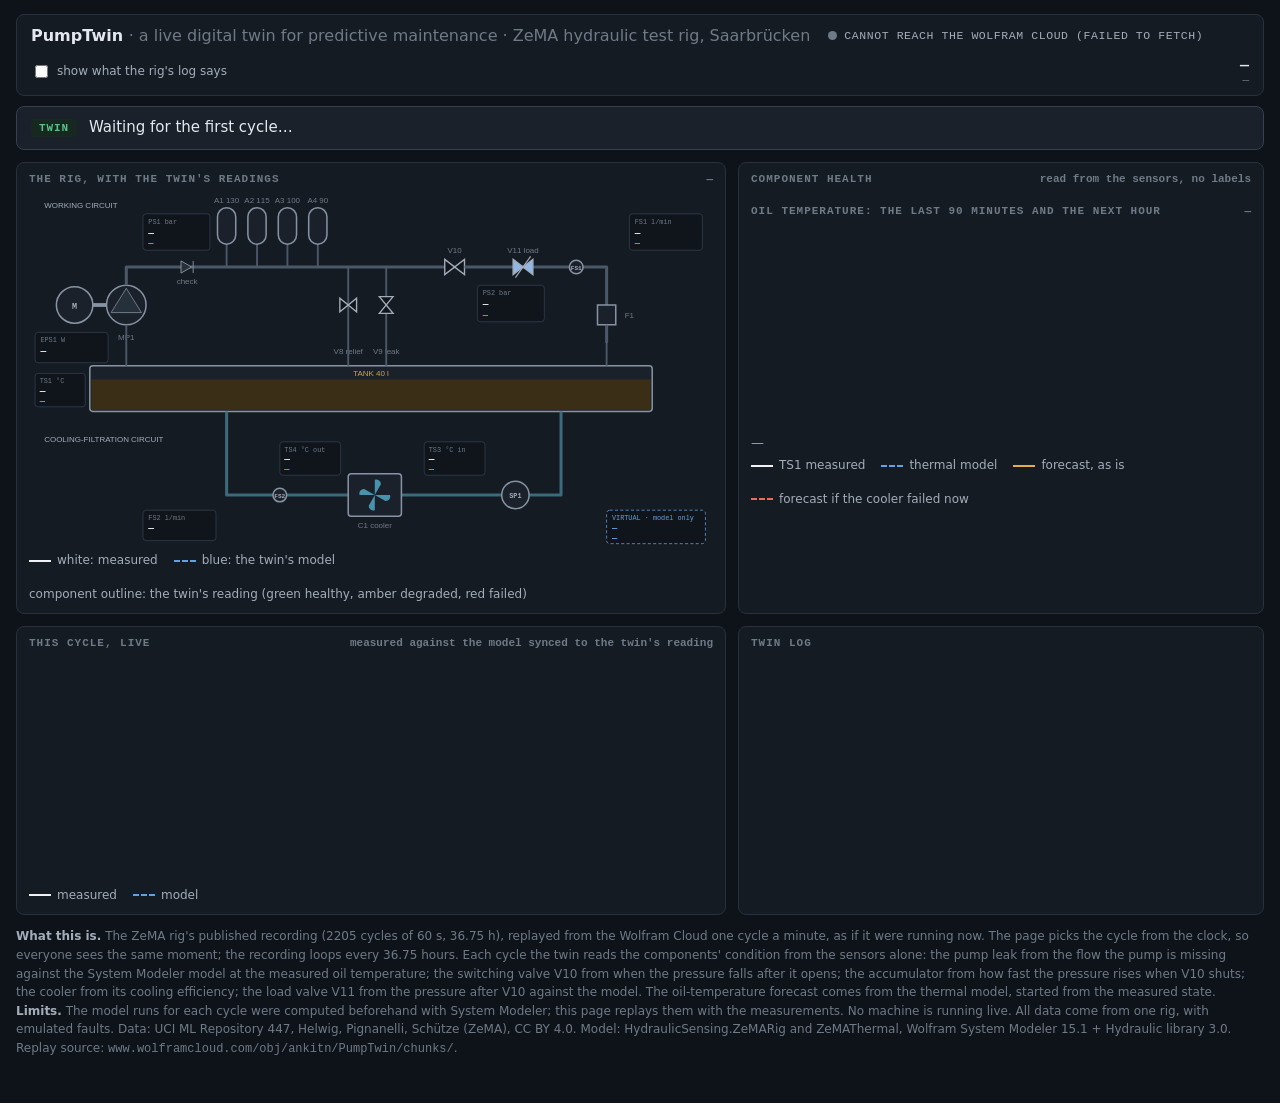
<file: labs/pumptwin/index.html>
<!doctype html>
<html lang="en">
<head>
<meta charset="utf-8">
<meta name="viewport" content="width=device-width,initial-scale=1">
<title>Digital twin for predictive maintenance: a hydraulic system, live — PumpTwin</title>
<meta name="description" content="A live, physics-based digital twin of the UCI 'Condition monitoring of hydraulic systems' dataset (ZeMA): pump leakage, valve, accumulator and cooler condition read from the existing sensors, and an oil-temperature forecast. Built with Wolfram System Modeler and Wolfram Language.">
<meta property="og:title" content="Digital twin for predictive maintenance: a hydraulic system, live">
<meta property="og:description" content="Physics-based condition monitoring of the ZeMA hydraulic test rig: every component's health from its own sensors, replayed live from the Wolfram Cloud.">
<meta property="og:type" content="website">
<link rel="icon" type="image/png" href="../../assets/favicon.svg">
<style>
  :root{
    --bg:#0e1319; --panel:#151b23; --panel-2:#1a212b; --line:#27313d; --line-2:#344050;
    --ink:#e3e8ee; --ink-2:#a3adb9; --ink-3:#6f7a87;
    --meas:#eef2f6; --model:#62a0e6; --model-soft:#1b2a3c; --ok:#5cbf8a; --ok-soft:#16281f;
    --res:#e2ad4a; --warn:#e08a52; --warn-soft:#33221a; --bad:#ec6a5a; --bad-soft:#3a1c19; --cool:#59b8d8;
    --pipe:#4b5868; --pipe-live:#8fb8e8;
  }
  *{box-sizing:border-box}
  body{margin:0;background:var(--bg);color:var(--ink);font:14px/1.45 "Inter Tight",system-ui,-apple-system,"Segoe UI",sans-serif;-webkit-font-smoothing:antialiased}
  .mono{font-family:"IBM Plex Mono",ui-monospace,Menlo,Consolas,monospace;font-variant-numeric:tabular-nums}
  .wrap{max-width:1400px;margin:0 auto;padding:14px 16px 30px}
  .bar{display:flex;flex-wrap:wrap;align-items:center;gap:10px 18px;background:var(--panel);border:1px solid var(--line);border-radius:8px;padding:9px 14px}
  .bar h1{font-size:16px;margin:0;font-weight:600}
  .bar h1 span{color:var(--ink-3);font-weight:500}
  .lamp{display:inline-flex;align-items:center;gap:7px;font:500 11.5px "IBM Plex Mono",monospace;color:var(--ink-2);text-transform:uppercase;letter-spacing:.05em}
  .lamp i{width:9px;height:9px;border-radius:50%;background:var(--ink-3)}
  .lamp.on i{background:var(--ok);box-shadow:0 0 6px var(--ok);animation:blink 2s infinite}
  .lamp.local i{background:var(--res)}
  @keyframes blink{50%{opacity:.35}}
  .clock{margin-left:auto;font:600 15px "IBM Plex Mono",monospace;text-align:right}
  .clock small{display:block;color:var(--ink-3);font-weight:500;font-size:11px}
  .verdict{margin:10px 0 0;padding:10px 14px;border-radius:8px;border:1px solid var(--line-2);background:var(--panel-2);font-size:15px;display:flex;gap:12px;align-items:center}
  .verdict b{font:600 11px "IBM Plex Mono",monospace;letter-spacing:.08em;padding:3px 8px;border-radius:4px;background:var(--ok-soft);color:var(--ok);white-space:nowrap}
  .verdict.warn{border-color:var(--warn);background:var(--warn-soft)} .verdict.warn b{background:var(--warn);color:#0e1319}
  .verdict.bad{border-color:var(--bad);background:var(--bad-soft)} .verdict.bad b{background:var(--bad);color:#fff}
  .grid{display:grid;grid-template-columns:minmax(0,1.35fr) minmax(0,1fr);gap:12px;margin-top:12px}
  .pane{background:var(--panel);border:1px solid var(--line);border-radius:8px;padding:10px 12px;min-width:0}
  .pane h2{margin:0 0 6px;font:600 11px "IBM Plex Mono",monospace;letter-spacing:.09em;text-transform:uppercase;color:var(--ink-3);display:flex;justify-content:space-between;gap:8px}
  .pane h2 em{font-style:normal;text-transform:none;letter-spacing:0}
  svg.pid{width:100%;height:auto;display:block}
  .cards{display:grid;grid-template-columns:repeat(auto-fill,minmax(150px,1fr));gap:8px}
  .card{border:1px solid var(--line-2);border-left:4px solid var(--ok);border-radius:6px;padding:8px 10px;background:var(--panel-2)}
  .card.warn{border-left-color:var(--warn)} .card.bad{border-left-color:var(--bad)}
  .card .k{font:600 10.5px "IBM Plex Mono",monospace;letter-spacing:.07em;text-transform:uppercase;color:var(--ink-3)}
  .card .v{font:600 17px "IBM Plex Mono",monospace;margin-top:2px}
  .card.warn .v{color:var(--warn)} .card.bad .v{color:var(--bad)}
  .card .n{font-size:12px;color:var(--ink-2);margin-top:2px;min-height:17px}
  .card .t{font:500 10.5px "IBM Plex Mono",monospace;color:var(--ink-3);margin-top:4px;border-top:1px dashed var(--line-2);padding-top:4px}
  .card .t.match{color:var(--ok)} .card .t.miss{color:var(--warn)}
  .legend{display:flex;gap:16px;flex-wrap:wrap;font-size:12px;color:var(--ink-2);margin-top:4px}
  .legend b{display:inline-block;width:22px;border-top:2px solid var(--meas);vertical-align:middle;margin-right:6px}
  .legend b.m{border-top:2px dashed var(--model)} .legend b.f{border-top:2px solid var(--res)} .legend b.x{border-top:2px dashed var(--bad)}
  canvas{width:100%;height:auto;display:block}
  .forecast{font-size:13px;color:var(--ink-2);margin:6px 0 2px} .forecast b{color:var(--ink);font-family:"IBM Plex Mono",monospace}
  .log{height:150px;overflow:auto;font:12px/1.55 "IBM Plex Mono",monospace;margin:0;padding:0;list-style:none}
  .log li{padding:2px 4px;border-bottom:1px solid var(--line);color:var(--ink-2)} .log li.warn{color:var(--warn)} .log li.bad{color:var(--bad)}
  .foot{margin-top:12px;color:var(--ink-3);font-size:12px;line-height:1.55} .foot b{color:var(--ink-2)} .foot a{color:var(--ink-2)}
  label.tg{font-size:12px;color:var(--ink-2);display:inline-flex;gap:6px;align-items:center;cursor:pointer}
  @media (max-width:1000px){.grid{grid-template-columns:1fr}}
  @media (max-width:640px){.clock{margin-left:0;text-align:left}}
</style>
</head>
<body>
<div class="wrap">
  <div class="bar">
    <h1>PumpTwin <span>· a live digital twin for predictive maintenance · ZeMA hydraulic test rig, Saarbrücken</span></h1>
    <span class="lamp" id="lamp"><i></i><span id="src">connecting</span></span>
    <label class="tg"><input type="checkbox" id="truth"> show what the rig's log says</label>
    <div class="clock"><span id="clk">—</span><small id="cyc">—</small></div>
  </div>
  <div class="verdict" id="verdict"><b id="vk">TWIN</b><span id="vt">Waiting for the first cycle…</span></div>

  <div class="grid">
    <div class="pane">
      <h2>The rig, with the twin's readings <em id="phase">—</em></h2>
      <svg class="pid" id="pid" viewBox="0 0 900 470" aria-label="Schematic of the rig with live values">
        <style>
          .p{fill:none;stroke:var(--pipe);stroke-width:4;stroke-linejoin:round}
          .p.flow{stroke:var(--pipe-live);stroke-dasharray:10 8;animation:run linear infinite;animation-duration:var(--dur,1s)}
          .p.cool{stroke:#3b6a7c} .p.cool.flow{stroke:var(--cool)}
          .p.thin{stroke-width:2.5}
          @keyframes run{to{stroke-dashoffset:-36}}
          .eq{fill:#1a212b;stroke:#8793a2;stroke-width:2;transition:stroke .3s,fill .3s}
          .eq.ok{stroke:var(--ok)} .eq.warn{stroke:var(--warn);fill:var(--warn-soft)} .eq.bad{stroke:var(--bad);fill:var(--bad-soft)}
          .eq.dim{stroke:#3a4553}
          .eqt{fill:#a3adb9;font:600 11px "IBM Plex Mono",monospace;text-anchor:middle}
          .lab{fill:#6f7a87;font:500 10.5px "Inter Tight",sans-serif;text-anchor:middle}
          .vbox{fill:#10151b;stroke:#344050;stroke-width:1}
          .vk{fill:#6f7a87;font:500 9px "IBM Plex Mono",monospace}
          .vm{fill:#eef2f6;font:600 12.5px "IBM Plex Mono",monospace}
          .vs{fill:#62a0e6;font:600 11.5px "IBM Plex Mono",monospace}
          .valve{stroke:#a3adb9;stroke-width:1.8;fill:#10151b;transition:fill .2s}
          .valve.open{fill:#8fb8e8} .valve.lift{fill:#e2ad4a} .valve.bad{fill:var(--bad)}
          .oil{fill:#3a2e17}
          .fan{transform-box:fill-box;transform-origin:center;animation:spin linear infinite;animation-duration:var(--fan,1s)}
          @keyframes spin{to{transform:rotate(360deg)}}
        </style>
        <!-- working circuit -->
        <text x="20" y="22" class="lab" style="text-anchor:start;fill:#a3adb9">WORKING CIRCUIT</text>
        <circle cx="60" cy="150" r="24" class="eq"/><text x="60" y="155" class="eqt">M</text>
        <path d="M84 150 H104" stroke="#8793a2" stroke-width="5"/>
        <circle id="eqPump" cx="128" cy="150" r="26" class="eq"/><path d="M128 128 L148 160 H108 Z" fill="#26303b" stroke="#8793a2"/>
        <text x="128" y="196" class="lab">MP1</text>
        <path class="p" id="pW1" d="M128 124 V100 H560"/>
        <!-- check valve -->
        <path d="M200 92 L214 100 L200 108 Z" fill="#26303b" stroke="#a3adb9"/><path d="M216 92 V108" stroke="#a3adb9"/>
        <text x="208" y="122" class="lab">check</text>
        <!-- accumulators -->
        <g id="accs">
          <g data-acc="130"><path class="p thin" d="M260 100 V70"/><rect x="248" y="22" width="24" height="48" rx="12" class="eq"/><text x="260" y="16" class="lab">A1 130</text></g>
          <g data-acc="115"><path class="p thin" d="M300 100 V70"/><rect x="288" y="22" width="24" height="48" rx="12" class="eq"/><text x="300" y="16" class="lab">A2 115</text></g>
          <g data-acc="100"><path class="p thin" d="M340 100 V70"/><rect x="328" y="22" width="24" height="48" rx="12" class="eq"/><text x="340" y="16" class="lab">A3 100</text></g>
          <g data-acc="90"><path class="p thin" d="M380 100 V70"/><rect x="368" y="22" width="24" height="48" rx="12" class="eq"/><text x="380" y="16" class="lab">A4 90</text></g>
        </g>
        <!-- V8 relief, V9 leak -->
        <path class="p thin" id="pV8" d="M420 100 V200"/>
        <g transform="translate(420,150)"><path id="vV8" class="valve" d="M-9,-11 L9,-11 L-9,11 L9,11 Z" transform="rotate(90)"/></g>
        <text x="420" y="214" class="lab">V8 relief</text>
        <path class="p thin" id="pV9" d="M470 100 V200"/>
        <g transform="translate(470,150)"><path id="vV9" class="valve" d="M-11,-9 L11,9 L11,-9 L-11,9 Z" transform="rotate(90)"/></g>
        <text x="470" y="214" class="lab">V9 leak</text>
        <!-- V10 -->
        <g transform="translate(560,100)"><path id="vV10" class="valve" d="M-13,-10 L13,10 L13,-10 L-13,10 Z"/></g>
        <text x="560" y="82" class="lab" id="v10Lab">V10</text>
        <!-- V11, FS1, F1 -->
        <path class="p" id="pW2" d="M573 100 H760 V200"/>
        <g transform="translate(650,100)"><path id="vV11" class="valve open" d="M-13,-10 L13,10 L13,-10 L-13,10 Z"/></g>
        <path d="M640 114 L660 86" stroke="#a3adb9" stroke-width="1.4"/>
        <text x="650" y="82" class="lab">V11 load</text>
        <circle cx="720" cy="100" r="9" class="eq"/><text x="720" y="104" class="eqt" style="font-size:8px">FS1</text>
        <rect x="748" y="150" width="24" height="26" class="eq"/><text x="790" y="167" class="lab">F1</text>
        <!-- tank -->
        <rect x="80" y="230" width="740" height="60" rx="4" class="eq"/><rect x="82" y="248" width="736" height="40" class="oil"/>
        <text x="450" y="244" class="lab" style="fill:#c9a35a">TANK 40 l</text>
        <path class="p thin" d="M128 176 V230"/>
        <path class="p thin" d="M420 200 V230 M470 200 V230 M760 176 V230"/>
        <!-- cooling circuit -->
        <text x="20" y="330" class="lab" style="text-anchor:start;fill:#a3adb9">COOLING-FILTRATION CIRCUIT</text>
        <path class="p cool" id="pC" d="M700 290 V400 H260 V290"/>
        <circle cx="640" cy="400" r="18" class="eq"/><text x="640" y="404" class="eqt" style="font-size:9px">SP1</text>
        <rect id="eqCooler" x="420" y="372" width="70" height="56" rx="4" class="eq"/>
        <g transform="translate(455,400)"><g class="fan" id="fan"><path d="M0,0 L0,-20 A6,6 0 0 1 8,-14 Z M0,0 L20,0 A6,6 0 0 1 14,8 Z M0,0 L0,20 A6,6 0 0 1 -8,14 Z M0,0 L-20,0 A6,6 0 0 1 -14,-8 Z" fill="#59b8d8" opacity=".75"/></g></g>
        <text x="455" y="444" class="lab" id="coolLab">C1 cooler</text>
        <circle cx="330" cy="400" r="9" class="eq"/><text x="330" y="404" class="eqt" style="font-size:8px">FS2</text>
        <!-- value boxes -->
        <g transform="translate(150,30)"><rect class="vbox" width="88" height="48" rx="4"/><text x="7" y="13" class="vk">PS1 bar</text><text x="7" y="29" class="vm" id="bPS1m">—</text><text x="7" y="43" class="vs" id="bPS1s">—</text></g>
        <g transform="translate(590,124)"><rect class="vbox" width="88" height="48" rx="4"/><text x="7" y="13" class="vk">PS2 bar</text><text x="7" y="29" class="vm" id="bPS2m">—</text><text x="7" y="43" class="vs" id="bPS2s">—</text></g>
        <g transform="translate(790,30)"><rect class="vbox" width="96" height="48" rx="4"/><text x="7" y="13" class="vk">FS1 l/min</text><text x="7" y="29" class="vm" id="bFS1m">—</text><text x="7" y="43" class="vs" id="bFS1s">—</text></g>
        <g transform="translate(8,186)"><rect class="vbox" width="96" height="40" rx="4"/><text x="7" y="13" class="vk">EPS1 W</text><text x="7" y="28" class="vm" id="bEPS1m">—</text></g>
        <g transform="translate(8,240)"><rect class="vbox" width="66" height="44" rx="4"/><text x="6" y="13" class="vk">TS1 °C</text><text x="6" y="27" class="vm" id="bTS1m">—</text><text x="6" y="40" class="vs" id="bTS1s">—</text></g>
        <g transform="translate(520,330)"><rect class="vbox" width="80" height="44" rx="4"/><text x="6" y="13" class="vk">TS3 °C in</text><text x="6" y="27" class="vm" id="bTS3m">—</text><text x="6" y="40" class="vs" id="bTS3s">—</text></g>
        <g transform="translate(330,330)"><rect class="vbox" width="80" height="44" rx="4"/><text x="6" y="13" class="vk">TS4 °C out</text><text x="6" y="27" class="vm" id="bTS4m">—</text><text x="6" y="40" class="vs" id="bTS4s">—</text></g>
        <g transform="translate(150,420)"><rect class="vbox" width="96" height="40" rx="4"/><text x="7" y="13" class="vk">FS2 l/min</text><text x="7" y="28" class="vm" id="bFS2m">—</text></g>
        <g transform="translate(760,420)"><rect class="vbox" width="130" height="44" rx="4" style="stroke:#62a0e6;stroke-dasharray:4 3"/><text x="7" y="13" class="vk" style="fill:#62a0e6">VIRTUAL · model only</text><text x="7" y="27" class="vs" id="bRPM">—</text><text x="7" y="40" class="vs" id="bAccV">—</text></g>
      </svg>
      <div class="legend"><span><b></b>white: measured</span><span><b class="m"></b>blue: the twin's model</span><span>component outline: the twin's reading (green healthy, amber degraded, red failed)</span></div>
    </div>

    <div class="pane">
      <h2>Component health <em>read from the sensors, no labels</em></h2>
      <div class="cards" id="cards"></div>
      <h2 style="margin-top:14px">Oil temperature: the last 90 minutes and the next hour <em id="fcSync">—</em></h2>
      <canvas id="tchart" width="560" height="230"></canvas>
      <p class="forecast" id="fcText">—</p>
      <div class="legend"><span><b></b>TS1 measured</span><span><b class="m"></b>thermal model</span><span><b class="f"></b>forecast, as is</span><span><b class="x"></b>forecast if the cooler failed now</span></div>
    </div>
  </div>

  <div class="grid">
    <div class="pane">
      <h2>This cycle, live <em>measured against the model synced to the twin's reading</em></h2>
      <canvas id="trend" width="900" height="300"></canvas>
      <div class="legend"><span><b></b>measured</span><span><b class="m"></b>model</span></div>
    </div>
    <div class="pane">
      <h2>Twin log</h2>
      <ul class="log" id="log"></ul>
    </div>
  </div>

  <p class="foot">
    <b>What this is.</b> The ZeMA rig's published recording (2205 cycles of 60 s, 36.75 h), replayed from the Wolfram Cloud one cycle a minute, as if it were running now. The page picks the cycle from the clock, so everyone sees the same moment; the recording loops every 36.75 hours.
    Each cycle the twin reads the components' condition from the sensors alone: the pump leak from the flow the pump is missing against the System Modeler model at the measured oil temperature;
    the switching valve V10 from when the pressure falls after it opens; the accumulator from how fast the pressure rises when V10 shuts; the cooler from its cooling efficiency;
    the load valve V11 from the pressure after V10 against the model. The oil-temperature forecast comes from the thermal model, started from the measured state.<br>
    <b>Limits.</b> The model runs for each cycle were computed beforehand with System Modeler; this page replays them with the measurements. No machine is running live. All data come from one rig, with emulated faults.
    Data: UCI ML Repository 447, Helwig, Pignanelli, Schütze (ZeMA), CC BY 4.0. Model: HydraulicSensing.ZeMARig and ZeMAThermal, Wolfram System Modeler 15.1 + Hydraulic library 3.0.
    Replay source: <code id="binId"></code>.
  </p>
</div>
<script>
// ---------- data: the replay, in hourly chunks, in the Wolfram Cloud ----------
// The recording (2205 cycles of 60 s) lives in the Wolfram Cloud. The page works out which cycle is "now" from the clock:
// minutes since EPOCH, modulo 2205, so every visitor sees the same cycle at the same second, and the recording loops
// every 36.75 hours. No server, no scheduled task: the cloud holds the data, the clock drives the replay.
const CLOUD = 'https://www.wolframcloud.com/obj/ankitn/PumpTwin/chunks/';
const $ = id => document.getElementById(id);
$('binId').textContent = CLOUD.replace('https://', '');
const fmt = (v, d) => (v == null || isNaN(v)) ? '—' : Number(v).toFixed(d);
let INDEX = null, cur = null, curIdx = -1, shownTruth = false, loading = false;
const chunkCache = {};
function chunk(k) {
  if (!chunkCache[k]) chunkCache[k] = fetch(CLOUD + 'h' + String(k).padStart(2, '0')).then(r => { if (!r.ok) throw new Error('HTTP ' + r.status); return r.json(); })
    .then(j => j.cycles).catch(e => { delete chunkCache[k]; throw e; });
  return chunkCache[k];
}
async function cycleAt(i) { const n = INDEX.cycles, k = ((i % n) + n) % n; return (await chunk(Math.floor(k / INDEX.chunkCycles)))[k % INDEX.chunkCycles]; }
function clockNow() { const ms = Date.now() - Date.parse(INDEX.epoch), n = INDEX.cycles; return { idx: ((Math.floor(ms / 60000) % n) + n) % n, sec: (((ms / 1000) % 60) + 60) % 60 }; }
async function show(idx) {
  loading = true;
  try {
    const e = await cycleAt(idx);
    const back = await Promise.all(Array.from({ length: 90 }, (_, j) => cycleAt(idx - 89 + j)));   // the last 90 minutes (two chunks)
    e.hist = back.map(x => [x.c, x.temp.TS1, x.tempModel.TS1, x.temp.TS3, x.tempModel.TS3, x.temp.room, x.read.leak, x.read.valve, x.read.acc, x.read.duty, +x.read.v11]);
    cur = e; curIdx = idx; source = 'cloud'; onNewCycle(e);
    if (idx % INDEX.chunkCycles >= INDEX.chunkCycles - 2) chunk(Math.floor(((idx + 2) % INDEX.cycles) / INDEX.chunkCycles));   // fetch the next hour ahead
  } catch (err) { $('lamp').className = 'lamp'; $('src').textContent = 'cannot reach the Wolfram Cloud (' + err.message + ')'; }
  loading = false;
}
let source = 'cloud';

// ---------- per cycle ----------
const LEAK = ['no leak', 'weak leak', 'severe leak'];
function state(card, cls) { return cls === 0 ? '' : cls === 1 ? 'warn' : 'bad'; }
function onNewCycle(e) {
  const R = e.read, T = e.truth;
  $('lamp').className = 'lamp on';
  $('src').textContent = 'live · replayed from the Wolfram Cloud';
  $('cyc').textContent = `cycle ${e.c} of 2205 · hour ${e.h.toFixed(2)} of the recording`;
  const bad = R.v11 || R.leak === 2 || R.valve <= 73 || R.acc <= 90, warn = R.leak === 1 || R.valve < 100 || R.acc < 130 || R.duty < 100;
  $('verdict').className = 'verdict' + (bad ? ' bad' : warn ? ' warn' : '');
  $('vk').textContent = bad ? 'ALARM' : warn ? 'ATTENTION' : 'HEALTHY'; $('vt').textContent = e.verdict;
  // health cards
  const cards = [
    { k: 'Pump MP1', v: R.v11 ? 'not read' : LEAK[R.leak], n: R.v11 ? 'suspended while V11 is faulty' : `${fmt(R.missing, 0)} ml/min missing vs model`, s: R.v11 ? 1 : R.leak, truth: LEAK[T.leak], ok: R.v11 ? null : R.leak === T.leak },
    { k: 'Valve V10', v: R.valve === 100 ? 'switching on time' : `${R.valve} % condition`, n: `pressure falls at ${fmt(R.tFall, 2)} s`, s: R.valve === 100 ? 0 : R.valve >= 80 ? 1 : 2, truth: `${T.valve} %`, ok: R.valve === T.valve },
    { k: 'Accumulator', v: `~${R.acc} bar gas`, n: `rises 160→185 bar in ${fmt(R.tRise, 2)} s`, s: R.acc === 130 ? 0 : R.acc >= 100 ? 1 : 2, truth: `${T.acc} bar`, ok: R.acc === T.acc },
    { k: 'Cooler C1', v: `${R.duty} % capacity`, n: `UA ${fmt(R.UA, 0)} W/K from its efficiency`, s: R.duty === 100 ? 0 : R.duty >= 20 ? 1 : 2, truth: `${T.cooler} %`, ok: R.duty === T.cooler },
    { k: 'Load valve V11', v: R.v11 ? 'stuck high' : 'following set', n: `PS2 ${R.dPS2 >= 0 ? '+' : ''}${fmt(R.dPS2, 1)} bar vs model`, s: R.v11 ? 2 : 0, truth: T.excluded ? 'collapsed block' : 'not labeled', ok: R.v11 === T.excluded }
  ];
  $('cards').innerHTML = cards.map(c => `<div class="card ${state(0, c.s)}"><div class="k">${c.k}</div><div class="v">${c.v}</div><div class="n">${c.n}</div>` +
    (shownTruth ? `<div class="t ${c.ok === null ? '' : c.ok ? 'match' : 'miss'}">log: ${c.truth}${c.ok === null ? '' : c.ok ? ' ✓' : ' ✗'}</div>` : '') + `</div>`).join('');
  // schematic colouring
  const cls = s => s === 0 ? 'eq ok' : s === 1 ? 'eq warn' : 'eq bad';
  $('eqPump').setAttribute('class', cls(cards[0].s)); $('eqCooler').setAttribute('class', cls(cards[3].s));
  document.querySelectorAll('#accs g').forEach(g => { const on = +g.dataset.acc === R.acc; g.querySelector('rect').setAttribute('class', on ? cls(cards[2].s) : 'eq dim'); });
  $('v10Lab').textContent = `V10 · ${R.valve} %`; $('coolLab').textContent = `C1 cooler · fan ${R.duty} %`;
  $('vV11').setAttribute('class', 'valve ' + (R.v11 ? 'bad' : 'open'));
  $('vV9').classList.toggle('open', R.leak > 0);
  $('fan').style.setProperty('--fan', (R.duty >= 100 ? 0.6 : R.duty >= 20 ? 1.8 : 8) + 's');
  // temperatures
  $('bTS1m').textContent = fmt(e.temp.TS1, 1) + ' m'; $('bTS1s').textContent = fmt(e.tempModel.TS1, 1) + ' tw';
  $('bTS3m').textContent = fmt(e.temp.TS3, 1) + ' m'; $('bTS3s').textContent = fmt(e.tempModel.TS3, 1) + ' tw';
  $('bTS4m').textContent = fmt(e.temp.TS4, 1) + ' m'; $('bTS4s').textContent = fmt(e.tempModel.TS4, 1) + ' tw';
  $('bFS2m').textContent = fmt(e.temp.FS2, 2); $('bRPM').textContent = fmt(e.virt.rpm, 0) + ' rpm motor';
  drawTemps(e);
  // log
  const li = document.createElement('li'); li.className = bad ? 'bad' : warn ? 'warn' : '';
  li.textContent = `cycle ${e.c} · ${e.temp.TS1.toFixed(1)} °C · ${e.verdict}`; $('log').prepend(li);
  while ($('log').children.length > 60) $('log').lastChild.remove();
}

// ---------- the oil temperature: last 90 min, the next hour ----------
const tc = $('tchart'), tg = tc.getContext('2d');
function fitC(c, ratio) { const w = c.clientWidth, r = devicePixelRatio || 1; c.width = w * r; c.height = Math.round(w * ratio) * r; c.getContext('2d').setTransform(r, 0, 0, r, 0, 0); }
function drawTemps(e) {
  if (!e) return; fitC(tc, 0.42); const W = tc.clientWidth, H = tc.height / (devicePixelRatio || 1), L = 40, R = 10, Tp = 8, B = 22;
  const hist = e.hist, f = e.forecast, n = hist.length;
  const all = hist.flatMap(h => [h[1], h[2]]).concat(f.asis, f.coolerFail); let lo = Math.floor(Math.min(...all) - 1), hi = Math.ceil(Math.max(...all) + 1);
  const X = m => L + (W - L - R) * (m + 90) / 150, Y = v => Tp + (H - Tp - B) * (1 - (v - lo) / (hi - lo));
  tg.clearRect(0, 0, W, H); tg.font = '10.5px "IBM Plex Mono", monospace'; tg.fillStyle = '#6f7a87'; tg.strokeStyle = '#27313d';
  for (let v = Math.ceil(lo / 5) * 5; v <= hi; v += 5) { tg.beginPath(); tg.moveTo(L, Y(v)); tg.lineTo(W - R, Y(v)); tg.stroke(); tg.textAlign = 'right'; tg.fillText(v + '°', L - 4, Y(v) + 3); }
  tg.textAlign = 'center'; [-90, -60, -30, 0, 30, 60].forEach(m => tg.fillText(m === 0 ? 'now' : (m > 0 ? '+' : '') + m + ' min', X(m), H - 6));
  tg.strokeStyle = 'rgba(226,173,74,.5)'; tg.beginPath(); tg.moveTo(X(0), Tp); tg.lineTo(X(0), H - B); tg.stroke();
  const line = (pts, col, dash, w) => { tg.strokeStyle = col; tg.lineWidth = w; tg.setLineDash(dash); tg.beginPath(); pts.forEach((p, i) => i ? tg.lineTo(X(p[0]), Y(p[1])) : tg.moveTo(X(p[0]), Y(p[1]))); tg.stroke(); tg.setLineDash([]); };
  line(hist.map((h, i) => [i - (n - 1), h[1]]), '#eef2f6', [], 1.6);
  line(hist.map((h, i) => [i - (n - 1), h[2]]), '#62a0e6', [5, 4], 1.6);
  line(f.minutes.map((m, i) => [m, f.asis[i]]), '#e2ad4a', [], 2.2);
  line(f.minutes.map((m, i) => [m, f.coolerFail[i]]), '#ec6a5a', [6, 4], 1.8);
  const a = f.asis[f.asis.length - 1], c = f.coolerFail[f.coolerFail.length - 1];
  $('fcText').innerHTML = `Now <b>${fmt(e.temp.TS1, 1)} °C</b>. In an hour, as things are: <b>${fmt(a, 1)} °C</b>. If the cooler failed now: <b>${fmt(c, 1)} °C</b>` +
    (c > 55 ? ', above the 55 °C the rig ran at with its cooler nearly off.' : '.');
  $('fcSync').textContent = `forecast started from the measured state (model corrected by ${f.sync >= 0 ? '+' : ''}${fmt(f.sync, 1)} K)`;
}

// ---------- the cycle, live ----------
const cv = $('trend'), g = cv.getContext('2d');
const STRIPS = [{ k: 'PS1', n: 'PS1 bar' }, { k: 'FS1', n: 'FS1 l/min' }, { k: 'EPS1', n: 'EPS1 W' }];
function drawTrend(e, s) {
  fitC(cv, 0.33); const W = cv.clientWidth, H = cv.height / (devicePixelRatio || 1), L = 74, R = 10, gap = 8, sh = (H - 18 - gap * 2) / 3;
  g.clearRect(0, 0, W, H); g.font = '10.5px "IBM Plex Mono", monospace';
  const X = t => L + (W - L - R) * t / 60, k = Math.min(59, Math.floor(s));
  STRIPS.forEach((S, i) => {
    const y0 = i * (sh + gap), m = e.meas[S.k], md = e.model[S.k], all = m.concat(md).filter(v => S.k !== 'PS1' || v > 100);
    const lo = Math.min(...all), hi = Math.max(...all) + 1e-6, Y = v => y0 + sh * (1 - (v - lo) / (hi - lo));
    g.fillStyle = '#10151b'; g.fillRect(L, y0, W - L - R, sh); g.fillStyle = '#a3adb9'; g.textAlign = 'left'; g.fillText(S.n, 4, y0 + 12);
    g.fillStyle = '#6f7a87'; g.textAlign = 'right'; g.fillText(fmt(hi, S.k === 'FS1' ? 1 : 0), L - 4, y0 + 10); g.fillText(fmt(lo, S.k === 'FS1' ? 1 : 0), L - 4, y0 + sh - 2);
    const ln = (a, col, dash, w) => { g.strokeStyle = col; g.lineWidth = w; g.setLineDash(dash); g.beginPath(); for (let j = 0; j <= k; j++) { const p = [X(j + 0.5), Y(Math.max(lo, Math.min(hi, a[j])))]; j ? g.lineTo(...p) : g.moveTo(...p); } g.stroke(); g.setLineDash([]); };
    ln(md, '#62a0e6', [6, 4], 2); ln(m, '#eef2f6', [], 1.4);
    g.strokeStyle = 'rgba(226,173,74,.8)'; g.beginPath(); g.moveTo(X(s), y0); g.lineTo(X(s), y0 + sh); g.stroke();
  });
  g.fillStyle = '#6f7a87'; g.textAlign = 'center'; for (let t = 0; t <= 60; t += 10) g.fillText(t + ' s', X(t), H - 4);
}
function tick() {
  if (INDEX) {
    const c = clockNow();
    if (c.idx !== curIdx && !loading) show(c.idx);
    if (cur && c.idx === curIdx) {
      const s = Math.min(59.99, c.sec), k = Math.min(59, Math.floor(s)), m = cur.meas, md = cur.model;
      $('clk').textContent = `t = ${s.toFixed(1).padStart(4, '0')} s`;
      $('bPS1m').textContent = fmt(m.PS1[k], 1) + ' m'; $('bPS1s').textContent = fmt(md.PS1[k], 1) + ' tw';
      $('bPS2m').textContent = fmt(m.PS2[k], 1) + ' m'; $('bPS2s').textContent = fmt(md.PS2[k], 1) + ' tw';
      $('bFS1m').textContent = fmt(m.FS1[k], 2) + ' m'; $('bFS1s').textContent = fmt(md.FS1[k], 2) + ' tw';
      $('bEPS1m').textContent = fmt(m.EPS1[k], 0); $('bAccV').textContent = fmt(cur.virt.accV[k], 0) + ' ml in accumulator';
      const open = m.FS1[k] > 1, relief = m.PS1[k] > 185;
      $('vV10').classList.toggle('open', open); $('vV8').classList.toggle('lift', relief);
      $('phase').textContent = open ? (cur.read.v11 ? 'V11 stuck: the flow goes over V8' : 'V10 open: load plateau') : 'V10 shut: V8 holds 190 bar';
      const dur = (8 / Math.max(m.FS1[k], 1) * 0.9).toFixed(2) + 's';
      ['pW1', 'pW2'].forEach(id => { $(id).classList.toggle('flow', id === 'pW1' || open); $(id).style.setProperty('--dur', dur); });
      $('pV8').classList.toggle('flow', relief); $('pV9').classList.toggle('flow', cur.read.leak > 0); $('pC').classList.add('flow');
      drawTrend(cur, s);
    }
  }
  requestAnimationFrame(tick);
}
$('truth').onchange = () => { shownTruth = $('truth').checked; if (cur) onNewCycle(cur); };
window.addEventListener('resize', () => cur && drawTemps(cur));
fetch(CLOUD + 'index').then(r => r.json()).then(j => { INDEX = j; requestAnimationFrame(tick); })
  .catch(err => { $('src').textContent = 'cannot reach the Wolfram Cloud (' + err.message + ')'; });
</script>
</body>
</html>
</file>
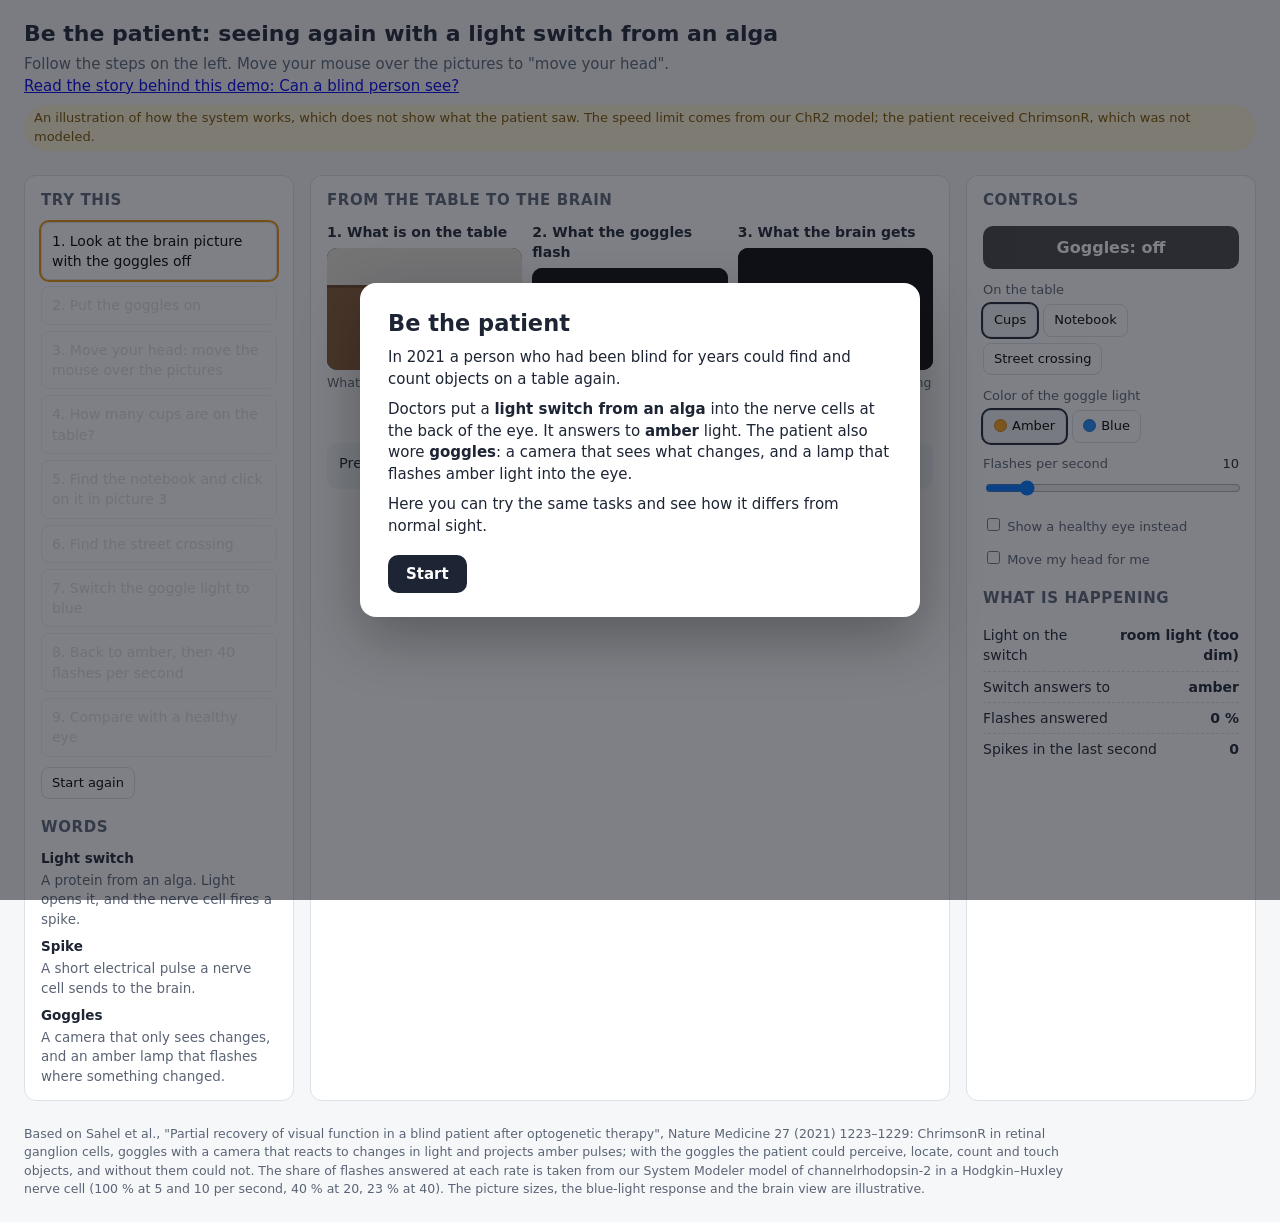
<file: labs/optogenetics/patient/index.html>
<!DOCTYPE html>
<html lang="en">
<head>
<meta charset="utf-8">
<meta name="viewport" content="width=device-width, initial-scale=1">
<title>Be the patient: seeing again with a light switch from an alga</title>
<meta name="description" content="Try the tasks of the first patient who saw again after optogenetic therapy: goggles, a light switch from an alga, and why it is not normal sight.">
<meta property="og:title" content="Be the patient: seeing again with a light switch from an alga">
<meta property="og:description" content="Count cups, find a notebook, spot a street crossing with the goggles and the alga's light switch behind the 2026 Nobel Prize in Physiology or Medicine. An illustration, not what the patient saw.">
<meta property="og:type" content="website">
<meta property="og:url" content="https://www.systemsnotcode.com/labs/optogenetics/patient/">
<meta property="og:image" content="https://www.systemsnotcode.com/labs/optogenetics/patient/cover.png">
<meta name="twitter:card" content="summary_large_image">
<style>
  :root {
    --bg: #f6f7f9; --panel: #ffffff; --ink: #1d2433; --muted: #5b6475; --line: #dde1e8;
    --blue: #1f6fd1; --green: #1f8a4c; --red: #c0392b; --amber: #e8960c;
    --radius: 12px;
  }
  * { box-sizing: border-box; }
  body { margin: 0; font: 15px/1.45 system-ui, -apple-system, "Segoe UI", Roboto, sans-serif; color: var(--ink); background: var(--bg); }
  header { padding: 18px 24px 8px; }
  header h1 { margin: 0 0 4px; font-size: 22px; }
  header p { margin: 0; color: var(--muted); max-width: 1000px; }
  .disclaimer { display: inline-block; margin-top: 8px; padding: 4px 10px; border-radius: 999px; background: #fff4d6; color: #7a5300; font-size: 13px; }
  main { display: grid; grid-template-columns: 270px 1fr 290px; gap: 16px; padding: 16px 24px 24px; }
  @media (max-width: 1150px) { main { grid-template-columns: 1fr; } }
  .panel { background: var(--panel); border: 1px solid var(--line); border-radius: var(--radius); padding: 14px 16px; }
  .panel h2 { margin: 0 0 10px; font-size: 15px; text-transform: uppercase; letter-spacing: .04em; color: var(--muted); }
  label { display: block; font-size: 13px; color: var(--muted); margin: 12px 0 4px; }
  input[type=range] { width: 100%; }
  .row { display: flex; gap: 6px; flex-wrap: wrap; }
  .chip { border: 1px solid var(--line); background: #fff; border-radius: 8px; padding: 6px 10px; cursor: pointer; font: inherit; font-size: 13px; }
  .chip[aria-pressed="true"] { outline: 2px solid var(--ink); background: #f0f2f6; }
  .swatch { display: inline-block; width: 13px; height: 13px; border-radius: 50%; vertical-align: -2px; margin-right: 5px; border: 1px solid rgba(0,0,0,.2); }
  .bigbtn { width: 100%; margin-top: 4px; padding: 12px; font: 600 16px system-ui, sans-serif; border-radius: 10px; border: none; cursor: pointer; color: #fff; background: #444; }
  .bigbtn.on { background: #b86e00; box-shadow: 0 0 0 4px rgba(232,150,12,.25), 0 0 24px #e8960c; }
  .value { float: right; color: var(--ink); font-variant-numeric: tabular-nums; }
  .stat { display: flex; justify-content: space-between; gap: 10px; padding: 5px 0; border-bottom: 1px dashed var(--line); font-size: 14px; }
  .stat:last-child { border-bottom: none; }
  .stat b { font-variant-numeric: tabular-nums; text-align: right; }
  .steps { display: grid; gap: 6px; margin-top: 6px; }
  .steps button { text-align: left; border: 1px solid var(--line); background: #fff; padding: 8px 10px; border-radius: 8px; cursor: pointer; font: inherit; font-size: 14px; }
  .steps button.done { background: #eaf6ee; border-color: #b9e0c6; }
  .steps button.current { outline: 2px solid var(--amber); }
  .steps button:disabled { opacity: .45; cursor: default; }
  .steps button.done:disabled { opacity: 1; }
  .views { display: grid; grid-template-columns: 1fr 1fr 1fr; gap: 10px; }
  @media (max-width: 800px) { .views { grid-template-columns: 1fr; } }
  .view h3 { margin: 0 0 6px; font-size: 14px; }
  .view p { margin: 4px 0 0; font-size: 12.5px; color: var(--muted); }
  .view canvas { width: 100%; aspect-ratio: 16 / 10; display: block; border-radius: 10px; background: #111; cursor: crosshair; image-rendering: pixelated; }
  .arrow { text-align: center; color: var(--muted); font-size: 13px; }
  .caption { margin-top: 12px; padding: 10px 12px; border-radius: 10px; background: #f3f5f8; min-height: 3.2em; font-size: 14.5px; }
  .caption.good { background: #eaf6ee; } .caption.warn { background: #fff4d6; }
  .answers { display: none; gap: 6px; margin-top: 8px; } .answers.show { display: flex; }
  .answers button { width: 44px; height: 38px; font: 600 16px system-ui; border-radius: 8px; border: 1px solid var(--line); background: #fff; cursor: pointer; }
  dl { margin: 6px 0 0; font-size: 13.5px; } dt { font-weight: 600; margin-top: 8px; } dd { margin: 2px 0 0; color: var(--muted); }
  footer { padding: 0 24px 24px; color: var(--muted); font-size: 12.5px; max-width: 1100px; }
  footer a { color: var(--blue); }
  #welcome { position: fixed; inset: 0; background: rgba(20,24,33,.55); display: flex; align-items: center; justify-content: center; z-index: 10; }
  #welcome .card { background: #fff; border-radius: 16px; padding: 24px 28px; max-width: 560px; box-shadow: 0 20px 60px rgba(0,0,0,.3); }
  #welcome h2 { margin: 0 0 8px; }
  #welcome p { margin: 8px 0; }
  #welcome button { margin-top: 10px; padding: 10px 18px; border: none; border-radius: 10px; background: var(--ink); color: #fff; font: 600 15px system-ui; cursor: pointer; }
</style>
</head>
<body>

<div id="welcome" role="dialog" aria-modal="true" aria-labelledby="wTitle">
  <div class="card">
    <h2 id="wTitle">Be the patient</h2>
    <p>In 2021 a person who had been blind for years could find and count objects on a table again.</p>
    <p>Doctors put a <b>light switch from an alga</b> into the nerve cells at the back of the eye. It answers to <b>amber</b> light. The patient also wore <b>goggles</b>: a camera that sees what changes, and a lamp that flashes amber light into the eye.</p>
    <p>Here you can try the same tasks and see how it differs from normal sight.</p>
    <button id="wGo">Start</button>
  </div>
</div>

<header>
  <h1>Be the patient: seeing again with a light switch from an alga</h1>
  <p>Follow the steps on the left. Move your mouse over the pictures to "move your head".</p>
  <p><a href="https://www.linkedin.com/pulse/can-blind-person-see-ankit-anurag-naik-cbdff/" target="_blank" rel="noopener">Read the story behind this demo: Can a blind person see?</a></p>

  <span class="disclaimer">An illustration of how the system works, which does not show what the patient saw. The speed limit comes from our ChR2 model; the patient received ChrimsonR, which was not modeled.</span>
</header>

<main>
  <section class="panel" aria-labelledby="tryTitle">
    <h2 id="tryTitle">Try this</h2>
    <div class="steps" id="steps"></div>
    <button class="chip" id="resetGuide" style="margin-top:10px">Start again</button>
    <h2 style="margin-top:18px">Words</h2>
    <dl>
      <dt>Light switch</dt><dd>A protein from an alga. Light opens it, and the nerve cell fires a spike.</dd>
      <dt>Spike</dt><dd>A short electrical pulse a nerve cell sends to the brain.</dd>
      <dt>Goggles</dt><dd>A camera that only sees changes, and an amber lamp that flashes where something changed.</dd>
    </dl>
  </section>

  <section class="panel" aria-labelledby="viewTitle">
    <h2 id="viewTitle">From the table to the brain</h2>
    <div class="views">
      <div class="view"><h3>1. What is on the table</h3><canvas id="cScene" width="320" height="200"></canvas><p>What a healthy eye would see.</p></div>
      <div class="view"><h3>2. What the goggles flash</h3><canvas id="cGoggle" width="320" height="200"></canvas><p>Amber flashes only where the picture changed.</p></div>
      <div class="view"><h3 id="brainTitle">3. What the brain gets</h3><canvas id="cBrain" width="320" height="200"></canvas><p id="brainNote">Each dot is a spike. A gray ring is a flash that was lost.</p></div>
    </div>
    <div class="caption" id="caption">Press <b>Start</b> and follow the steps.</div>
    <div class="answers" id="answers" aria-label="How many cups?"></div>
  </section>

  <section class="panel" aria-labelledby="ctrlTitle">
    <h2 id="ctrlTitle">Controls</h2>
    <button class="bigbtn" id="goggles" aria-pressed="false">Goggles: off</button>
    <label>On the table</label>
    <div class="row" id="sceneRow">
      <button class="chip" data-scene="cups" aria-pressed="true">Cups</button>
      <button class="chip" data-scene="notebook" aria-pressed="false">Notebook</button>
      <button class="chip" data-scene="street" aria-pressed="false">Street crossing</button>
    </div>
    <label>Color of the goggle light</label>
    <div class="row" id="colourRow">
      <button class="chip" data-colour="amber" aria-pressed="true"><span class="swatch" style="background:#ffa21a"></span>Amber</button>
      <button class="chip" data-colour="blue" aria-pressed="false"><span class="swatch" style="background:#1c8cff"></span>Blue</button>
    </div>
    <label>Flashes per second <span class="value" id="rateVal">10</span></label>
    <input type="range" id="rate" min="5" max="40" step="5" value="10">
    <label><input type="checkbox" id="healthy"> Show a healthy eye instead</label>
    <label><input type="checkbox" id="autoLook"> Move my head for me</label>
    <h2 style="margin-top:18px">What is happening</h2>
    <div class="stat"><span>Light on the switch</span><b id="sLight">room light</b></div>
    <div class="stat"><span>Switch answers to</span><b>amber</b></div>
    <div class="stat"><span>Flashes answered</span><b id="sFid">100 %</b></div>
    <div class="stat"><span>Spikes in the last second</span><b id="sSpk">0</b></div>
  </section>
</main>

<footer>
  Based on Sahel et al., "Partial recovery of visual function in a blind patient after optogenetic therapy", Nature Medicine 27 (2021) 1223&#8211;1229: ChrimsonR in retinal ganglion cells, goggles with a camera that reacts to changes in light and projects amber pulses; with the goggles the patient could perceive, locate, count and touch objects, and without them could not.
  The share of flashes answered at each rate is taken from our System Modeler model of channelrhodopsin-2 in a Hodgkin&#8211;Huxley nerve cell (100 % at 5 and 10 per second, 40 % at 20, 23 % at 40). The picture sizes, the blue-light response and the brain view are illustrative.
</footer>

<script>
(() => {
  const W = 160, H = 100;                 // scene resolution (camera pixels)
  const CELL = 4, GW = W / CELL, GH = H / CELL;   // nerve-cell grid
  const cScene = document.getElementById('cScene'), cGoggle = document.getElementById('cGoggle'), cBrain = document.getElementById('cBrain');
  const xs = cScene.getContext('2d'), xg = cGoggle.getContext('2d'), xb = cBrain.getContext('2d');
  const off = document.createElement('canvas'); off.width = W; off.height = H; const xo = off.getContext('2d', { willReadFrequently: true });

  const state = { goggles: false, scene: 'cups', colour: 'amber', rate: 10, healthy: false, autoLook: false,
                  cups: 3, notebook: { x: 96, y: 52 }, head: { x: 0, y: 0 }, target: { x: 0, y: 0 }, pointerOver: false, t: 0 };
  let prevL = null, pending = new Float32Array(W * H), gogFlash = new Float32Array(W * H);
  const cells = Array.from({ length: GW * GH }, () => ({ spike: 0, lost: 0 }));
  let spikeLog = [], nextPulse = 0, eventsSeen = 0;

  // share of flashes that give a spike, from the FrequencyFollowing model (11 nS)
  const FID = [[5, 1], [10, 1], [20, 0.4], [40, 0.225]];
  function fidelity(f) { for (let i = 1; i < FID.length; i++) if (f <= FID[i][0]) { const [a, fa] = FID[i - 1], [b, fb] = FID[i]; return fa + (fb - fa) * (f - a) / (b - a); } return FID[FID.length - 1][1]; }
  const colourFactor = () => state.colour === 'amber' ? 1 : 0.12;

  // ---------- scene drawing (in camera pixels, shifted by the head) ----------
  function cupPositions(n) { const xsPos = { 1: [80], 2: [58, 102], 3: [44, 80, 116], 4: [34, 64, 96, 126] }[n]; return xsPos.map(x => ({ x, y: 58 })); }
  function drawScene(ctx, s, ox, oy) {
    ctx.save(); ctx.scale(s, s); ctx.translate(ox, oy);
    if (state.scene === 'street') {
      ctx.fillStyle = '#3b3f46'; ctx.fillRect(-20, -20, W + 40, H + 40);
      ctx.fillStyle = '#8b8f96'; ctx.fillRect(-20, 8, W + 40, 6);
      ctx.fillStyle = '#f2f2f2'; for (let i = 0; i < 7; i++) ctx.fillRect(14 + i * 20, 30, 11, 56);
      ctx.fillStyle = '#d7a21b'; ctx.fillRect(-20, 92, W + 40, 2);
    } else {
      ctx.fillStyle = '#e9e4dc'; ctx.fillRect(-20, -20, W + 40, 50);        // wall
      ctx.fillStyle = '#8a5a35'; ctx.fillRect(-20, 30, W + 40, H);          // table
      ctx.fillStyle = '#6d4426'; ctx.fillRect(-20, 30, W + 40, 3);
      if (state.scene === 'cups') {
        for (const c of cupPositions(state.cups)) {
          ctx.fillStyle = '#fafafa'; ctx.beginPath(); ctx.moveTo(c.x - 9, c.y - 16); ctx.lineTo(c.x + 9, c.y - 16); ctx.lineTo(c.x + 7, c.y + 10); ctx.lineTo(c.x - 7, c.y + 10); ctx.closePath(); ctx.fill();
          ctx.fillStyle = '#c94c3c'; ctx.fillRect(c.x - 8, c.y - 6, 16, 4);
          ctx.strokeStyle = '#fafafa'; ctx.lineWidth = 2.5; ctx.beginPath(); ctx.arc(c.x + 10, c.y - 4, 5, -1.3, 1.3); ctx.stroke();
        }
      } else {
        const n = state.notebook; ctx.fillStyle = '#1f3f8f'; ctx.fillRect(n.x - 18, n.y - 12, 36, 26);
        ctx.fillStyle = '#f4f1e8'; ctx.fillRect(n.x - 15, n.y - 9, 28, 20); ctx.fillStyle = '#9aa7c7'; for (let i = 0; i < 4; i++) ctx.fillRect(n.x - 12, n.y - 5 + i * 5, 22, 1);
      }
    }
    ctx.restore();
  }

  // ---------- one tick ----------
  const DT = 1 / 30;
  function tick() {
    state.t += DT;
    if (state.autoLook) { state.target.x = 7 * Math.sin(state.t * 3.1); state.target.y = 4 * Math.sin(state.t * 2.3 + 1); }
    else if (!state.pointerOver) { state.target.x *= 0.9; state.target.y *= 0.9; }
    state.head.x += 0.35 * (state.target.x - state.head.x); state.head.y += 0.35 * (state.target.y - state.head.y);

    // camera frame and change events
    xo.setTransform(1, 0, 0, 1, 0, 0); drawScene(xo, 1, state.head.x, state.head.y);
    const d = xo.getImageData(0, 0, W, H).data, L = new Float32Array(W * H);
    for (let i = 0; i < W * H; i++) L[i] = 0.3 * d[4 * i] + 0.59 * d[4 * i + 1] + 0.11 * d[4 * i + 2];
    if (prevL) for (let i = 0; i < W * H; i++) { const e = Math.abs(L[i] - prevL[i]); if (e > 6) pending[i] = Math.min(1, pending[i] + e / 120); }
    prevL = L;

    // goggle pulses at the chosen rate
    nextPulse -= DT;
    if (nextPulse <= 0) { nextPulse += 1 / state.rate; pulse(); }

    for (let i = 0; i < W * H; i++) gogFlash[i] *= 0.9;
    for (const c of cells) { c.spike *= 0.92; c.lost *= 0.92; }
    const now = state.t; spikeLog = spikeLog.filter(t => now - t < 1);
    render(); updateStats(); checkGuide();
  }

  function pulse() {
    let any = 0;
    if (state.goggles) {
      for (let i = 0; i < W * H; i++) if (pending[i] > 0.05) { gogFlash[i] = 1; any++; }
      const fid = fidelity(state.rate) * colourFactor();
      for (let gy = 0; gy < GH; gy++) for (let gx = 0; gx < GW; gx++) {
        let s = 0; for (let y = 0; y < CELL; y++) for (let x = 0; x < CELL; x++) s += pending[(gy * CELL + y) * W + gx * CELL + x];
        if (s / (CELL * CELL) > 0.08) { const c = cells[gy * GW + gx]; if (Math.random() < fid) { c.spike = 1; spikeLog.push(state.t); } else c.lost = 1; }
      }
    }
    eventsSeen += any;
    pending.fill(0);
  }

  // ---------- drawing ----------
  function render() {
    const s = cScene.width / W;
    xs.setTransform(1, 0, 0, 1, 0, 0); xs.clearRect(0, 0, cScene.width, cScene.height); drawScene(xs, s, state.head.x, state.head.y);

    // goggles
    xg.setTransform(1, 0, 0, 1, 0, 0); xg.fillStyle = '#0b0b0d'; xg.fillRect(0, 0, cGoggle.width, cGoggle.height);
    if (state.goggles) {
      const img = xg.createImageData(W, H), col = state.colour === 'amber' ? [255, 162, 26] : [28, 140, 255];
      for (let i = 0; i < W * H; i++) { const a = gogFlash[i]; img.data[4 * i] = col[0] * a; img.data[4 * i + 1] = col[1] * a; img.data[4 * i + 2] = col[2] * a; img.data[4 * i + 3] = 255; }
      xo.putImageData(img, 0, 0); xg.imageSmoothingEnabled = false; xg.drawImage(off, 0, 0, cGoggle.width, cGoggle.height);
    } else { xg.fillStyle = '#8a93a3'; xg.font = '15px system-ui'; xg.textAlign = 'center'; xg.fillText('goggles off', cGoggle.width / 2, cGoggle.height / 2); }

    // brain
    xb.setTransform(1, 0, 0, 1, 0, 0); xb.fillStyle = '#0b0b0d'; xb.fillRect(0, 0, cBrain.width, cBrain.height);
    if (state.healthy) { xb.save(); xb.filter = 'none'; drawScene(xb, cBrain.width / W, state.head.x, state.head.y); xb.restore(); }
    else {
      const cw = cBrain.width / GW;
      for (let gy = 0; gy < GH; gy++) for (let gx = 0; gx < GW; gx++) {
        const c = cells[gy * GW + gx], cx = (gx + 0.5) * cw, cy = (gy + 0.5) * cw;
        if (c.spike > 0.05) { xb.fillStyle = `rgba(255,236,190,${c.spike})`; xb.beginPath(); xb.arc(cx, cy, cw * 0.42, 0, 7); xb.fill(); }
        if (c.lost > 0.05) { xb.strokeStyle = `rgba(150,156,168,${c.lost})`; xb.lineWidth = 1; xb.beginPath(); xb.arc(cx, cy, cw * 0.32, 0, 7); xb.stroke(); }
      }
      if (!state.goggles) { xb.fillStyle = '#8a93a3'; xb.font = '15px system-ui'; xb.textAlign = 'center'; xb.fillText('nothing: room light is too dim', cBrain.width / 2, cBrain.height / 2); }
    }
  }

  function updateStats() {
    document.getElementById('sLight').textContent = state.goggles ? (state.colour === 'amber' ? 'bright amber flashes' : 'bright blue flashes') : 'room light (too dim)';
    document.getElementById('sFid').textContent = state.goggles ? Math.round(100 * fidelity(state.rate) * colourFactor()) + ' %' : '0 %';
    document.getElementById('sSpk').textContent = spikeLog.length;
    document.getElementById('brainTitle').textContent = state.healthy ? '3. What a healthy brain gets' : '3. What the brain gets';
    document.getElementById('brainNote').textContent = state.healthy ? 'A healthy eye: color, fine detail, still things too.' : 'Each dot is a spike. A gray ring is a flash that was lost.';
  }

  // ---------- pointer = head ----------
  for (const c of [cScene, cGoggle, cBrain]) {
    c.addEventListener('pointermove', e => { const r = c.getBoundingClientRect(); state.target.x = ((e.clientX - r.left) / r.width - 0.5) * 12; state.target.y = ((e.clientY - r.top) / r.height - 0.5) * 8; state.pointerOver = true; });
    c.addEventListener('pointerleave', () => state.pointerOver = false);
  }
  cBrain.addEventListener('click', e => {
    if (current() !== 'locate') return;
    const r = cBrain.getBoundingClientRect(), x = (e.clientX - r.left) / r.width * W - state.head.x, y = (e.clientY - r.top) / r.height * H - state.head.y, n = state.notebook;
    if (Math.abs(x - n.x) < 26 && Math.abs(y - n.y) < 20) { complete('locate'); say('Found it. The patient did this too: <b>locate</b> an object, and then reach out and <b>touch</b> it.', 'good'); }
    else say('Not there. Move your head a little and look for where the spikes cluster.', 'warn');
  });

  // ---------- controls ----------
  const gBtn = document.getElementById('goggles');
  gBtn.onclick = () => { state.goggles = !state.goggles; gBtn.textContent = 'Goggles: ' + (state.goggles ? 'on' : 'off'); gBtn.classList.toggle('on', state.goggles); gBtn.setAttribute('aria-pressed', state.goggles); };
  function pick(rowId, key, val) { for (const b of document.querySelectorAll('#' + rowId + ' button')) b.setAttribute('aria-pressed', b.dataset[key] === val); }
  function setScene(sc) { state.scene = sc; pick('sceneRow', 'scene', sc); prevL = null; }
  for (const b of document.querySelectorAll('#sceneRow button')) b.onclick = () => setScene(b.dataset.scene);
  for (const b of document.querySelectorAll('#colourRow button')) b.onclick = () => { state.colour = b.dataset.colour; pick('colourRow', 'colour', state.colour); };
  const rate = document.getElementById('rate'); rate.oninput = () => { state.rate = +rate.value; document.getElementById('rateVal').textContent = rate.value; };
  document.getElementById('healthy').onchange = e => state.healthy = e.target.checked;
  document.getElementById('autoLook').onchange = e => state.autoLook = e.target.checked;

  // ---------- guide ----------
  function setGoggles(on) { if (state.goggles !== on) gBtn.click(); }
  function setColour(c) { state.colour = c; pick('colourRow', 'colour', c); }
  function setRate(r) { rate.value = r; rate.oninput(); }
  function setHealthy(on) { document.getElementById('healthy').checked = on; state.healthy = on; }
  // each step sets up the controls it needs, so any step can be replayed on its own
  function base(scene) { showAnswers(false); setHealthy(false); setGoggles(true); setColour('amber'); setRate(10); if (scene) setScene(scene); }
  const GUIDE = [
    { id: 'blind', text: '1. Look at the brain picture with the goggles off', setup: () => { base('cups'); setGoggles(false); }, msg: 'The patient has a light switch in the eye, but room light is far too dim to open it. Without the goggles, the patient saw nothing.', done: () => state.t - stepT > 4 },
    { id: 'goggles', text: '2. Put the goggles on', setup: () => { base('cups'); setGoggles(false); }, msg: 'Press <b>Goggles</b> on the right.', done: () => state.goggles },
    { id: 'look', text: '3. Move your head: move the mouse over the pictures', setup: () => base('cups'), msg: 'The camera only sees <b>changes</b>. A still table sends nothing, so move your head.', done: () => eventsSeen - eventsAtStep > 400 },
    { id: 'count', text: '4. How many cups are on the table?', setup: () => { base(); state.cups = 1 + Math.floor(Math.random() * 4); setScene('cups'); showAnswers(true); }, msg: 'Count the cups using <b>only picture 3</b>. Then press a number below.', done: () => false },
    { id: 'locate', text: '5. Find the notebook and click on it in picture 3', setup: () => { base(); state.notebook = { x: 30 + Math.random() * 100, y: 50 + Math.random() * 20 }; setScene('notebook'); }, msg: 'Click where you think the notebook is, in <b>picture 3</b>.', done: () => false },
    { id: 'street', text: '6. Find the street crossing', setup: () => base('street'), msg: 'The patient reported seeing the black and white stripes of a pedestrian crossing. Move your head and look for stripes.', done: () => state.scene === 'street' && spikeLog.length > 60 && state.t - stepT > 1 },
    { id: 'blue', text: '7. Switch the goggle light to blue', setup: () => base('cups'), msg: 'The patient\'s switch answers to <b>amber</b>. Blue light hardly opens it: almost every flash is lost.', done: () => state.colour === 'blue' },
    { id: 'fast', text: '8. Back to amber, then 40 flashes per second', setup: () => base('cups'), msg: 'Faster flashes would give a smoother picture, but each switch needs time to recover after it opens: in our model only about 1 in 4 flashes at 40 per second gives a spike.', done: () => state.colour === 'amber' && state.rate >= 40 },
    { id: 'healthy', text: '9. Compare with a healthy eye', setup: () => base('cups'), msg: 'A healthy eye sends color and fine detail, also of things that do not move. The alga\'s switch restores a response to bright changes in light, which is far less than a healthy eye gives.', done: () => state.healthy },
  ];
  const doneSet = new Set(); let cur = 0, started = false, stepT = 0, eventsAtStep = 0, visitDone = false;
  const stepsEl = document.getElementById('steps');
  function current() { return GUIDE[cur] ? GUIDE[cur].id : null; }
  // a step can be opened if it is done, or if it is the first one not yet done
  function reachable() { const k = GUIDE.findIndex(g => !doneSet.has(g.id)); return k < 0 ? GUIDE.length - 1 : k; }
  function buildSteps() {
    stepsEl.innerHTML = ''; const last = reachable();
    GUIDE.forEach((g, i) => { const b = document.createElement('button'); b.textContent = (doneSet.has(g.id) ? '\u2713 ' : '') + g.text; b.className = (doneSet.has(g.id) ? 'done ' : '') + (i === cur ? 'current' : ''); b.disabled = i > last && i !== cur; b.onclick = () => go(i); stepsEl.appendChild(b); });
  }
  function go(i) { cur = i; stepT = state.t; eventsAtStep = eventsSeen; visitDone = false; const g = GUIDE[i]; if (g.setup) g.setup(); say(g.msg); buildSteps(); }
  // finish the current step (also when it is replayed) and move on after a pause
  function complete(id) {
    if (current() !== id || visitDone) return;
    visitDone = true; doneSet.add(id); buildSteps();
    const i = cur; if (i < GUIDE.length - 1) setTimeout(() => { if (cur === i && visitDone) go(i + 1); }, 2600);
  }
  function checkGuide() { if (!started) return; const g = GUIDE[cur]; if (g && !visitDone && g.done()) { complete(g.id); if (g.id !== 'blind') say('\u2713 ' + g.msg, 'good'); } }
  function say(html, kind) { const c = document.getElementById('caption'); c.innerHTML = html; c.className = 'caption' + (kind ? ' ' + kind : ''); }
  const ans = document.getElementById('answers');
  for (let n = 1; n <= 4; n++) { const b = document.createElement('button'); b.textContent = n; b.onclick = () => { if (current() !== 'count') return; if (n === state.cups) { complete('count'); say(`Yes, ${n}. The patient could <b>count</b> objects on a table like this, with the treated eye and the goggles.`, 'good'); } else say('Not quite. Move your head and count the clusters of spikes again.', 'warn'); }; ans.appendChild(b); }
  function showAnswers(on) { ans.classList.toggle('show', on); }
  document.getElementById('resetGuide').onclick = () => { doneSet.clear(); go(0); };

  document.getElementById('wGo').onclick = () => { document.getElementById('welcome').remove(); started = true; go(0); };  buildSteps();
  window.__demo = { state, tick, GUIDE, fidelity };   // for testing
  setInterval(tick, 1000 * DT);
})();
</script>
</body>
</html>
</file>
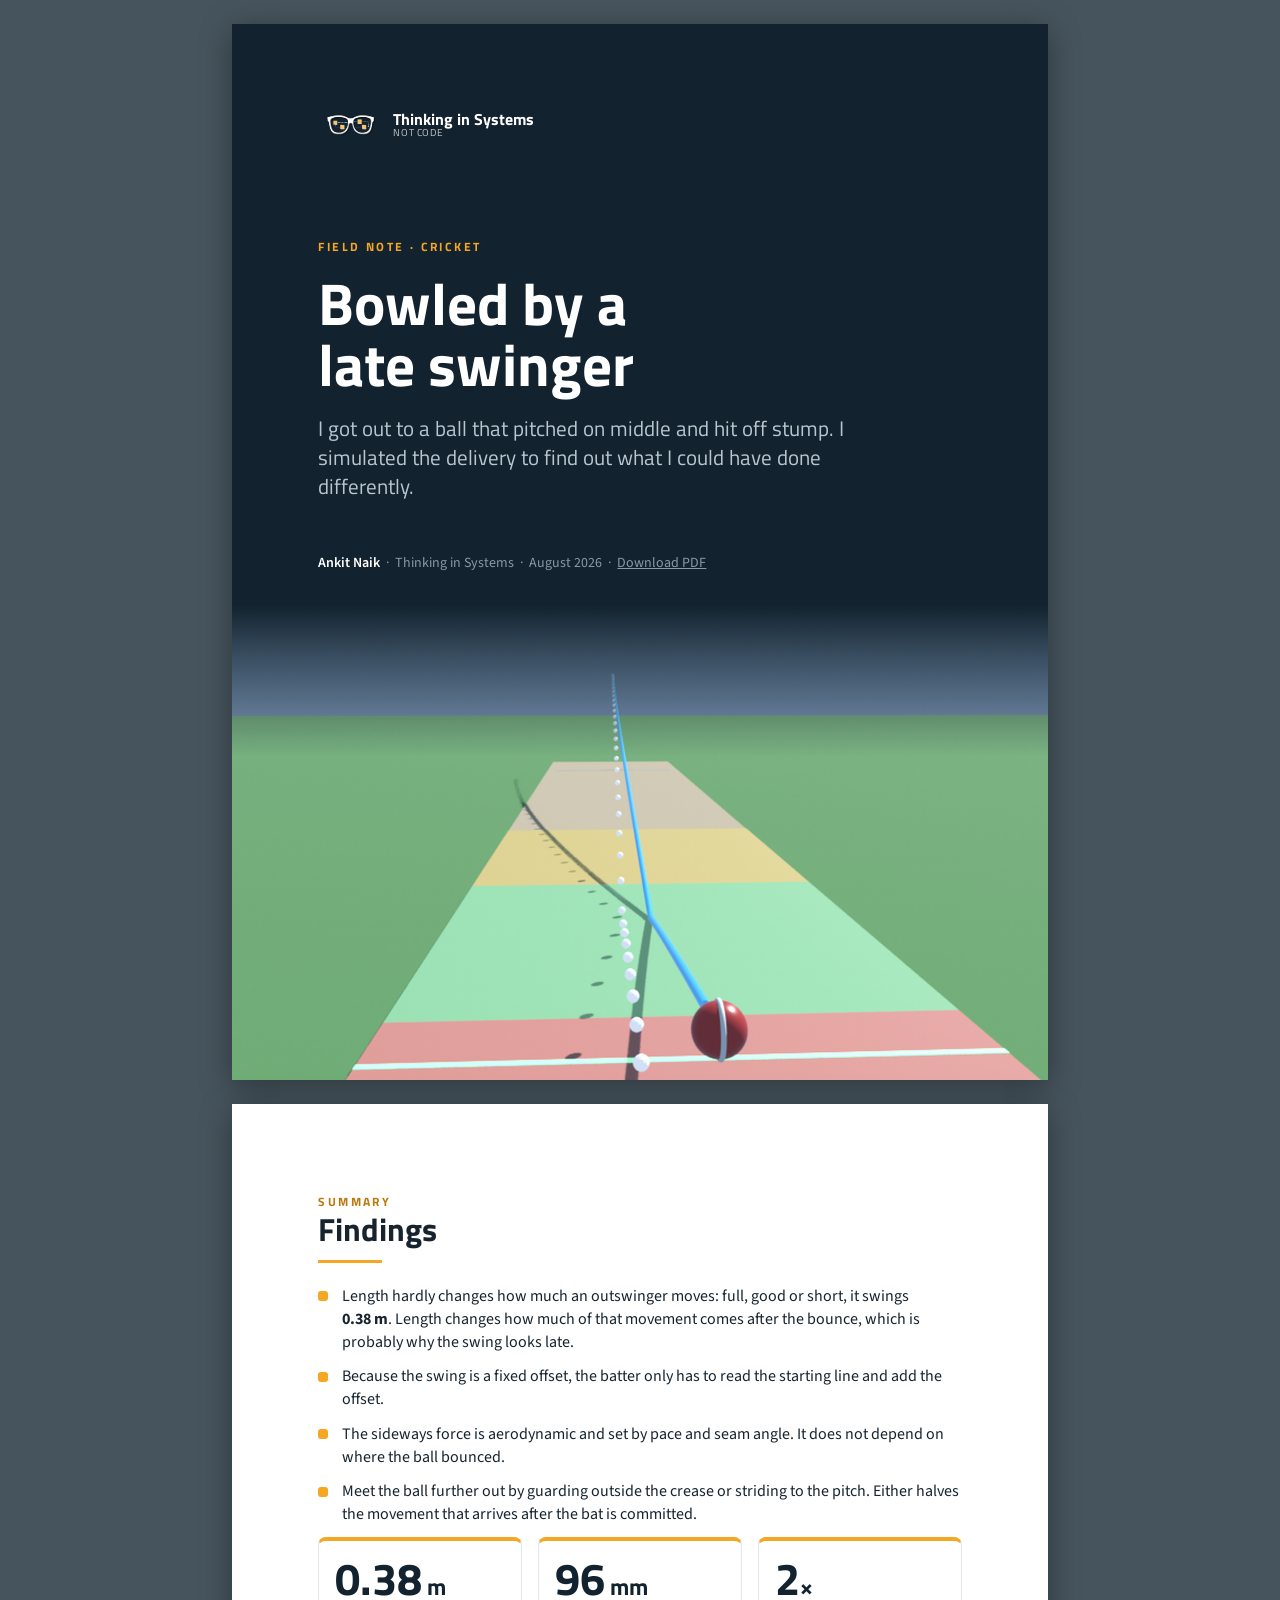
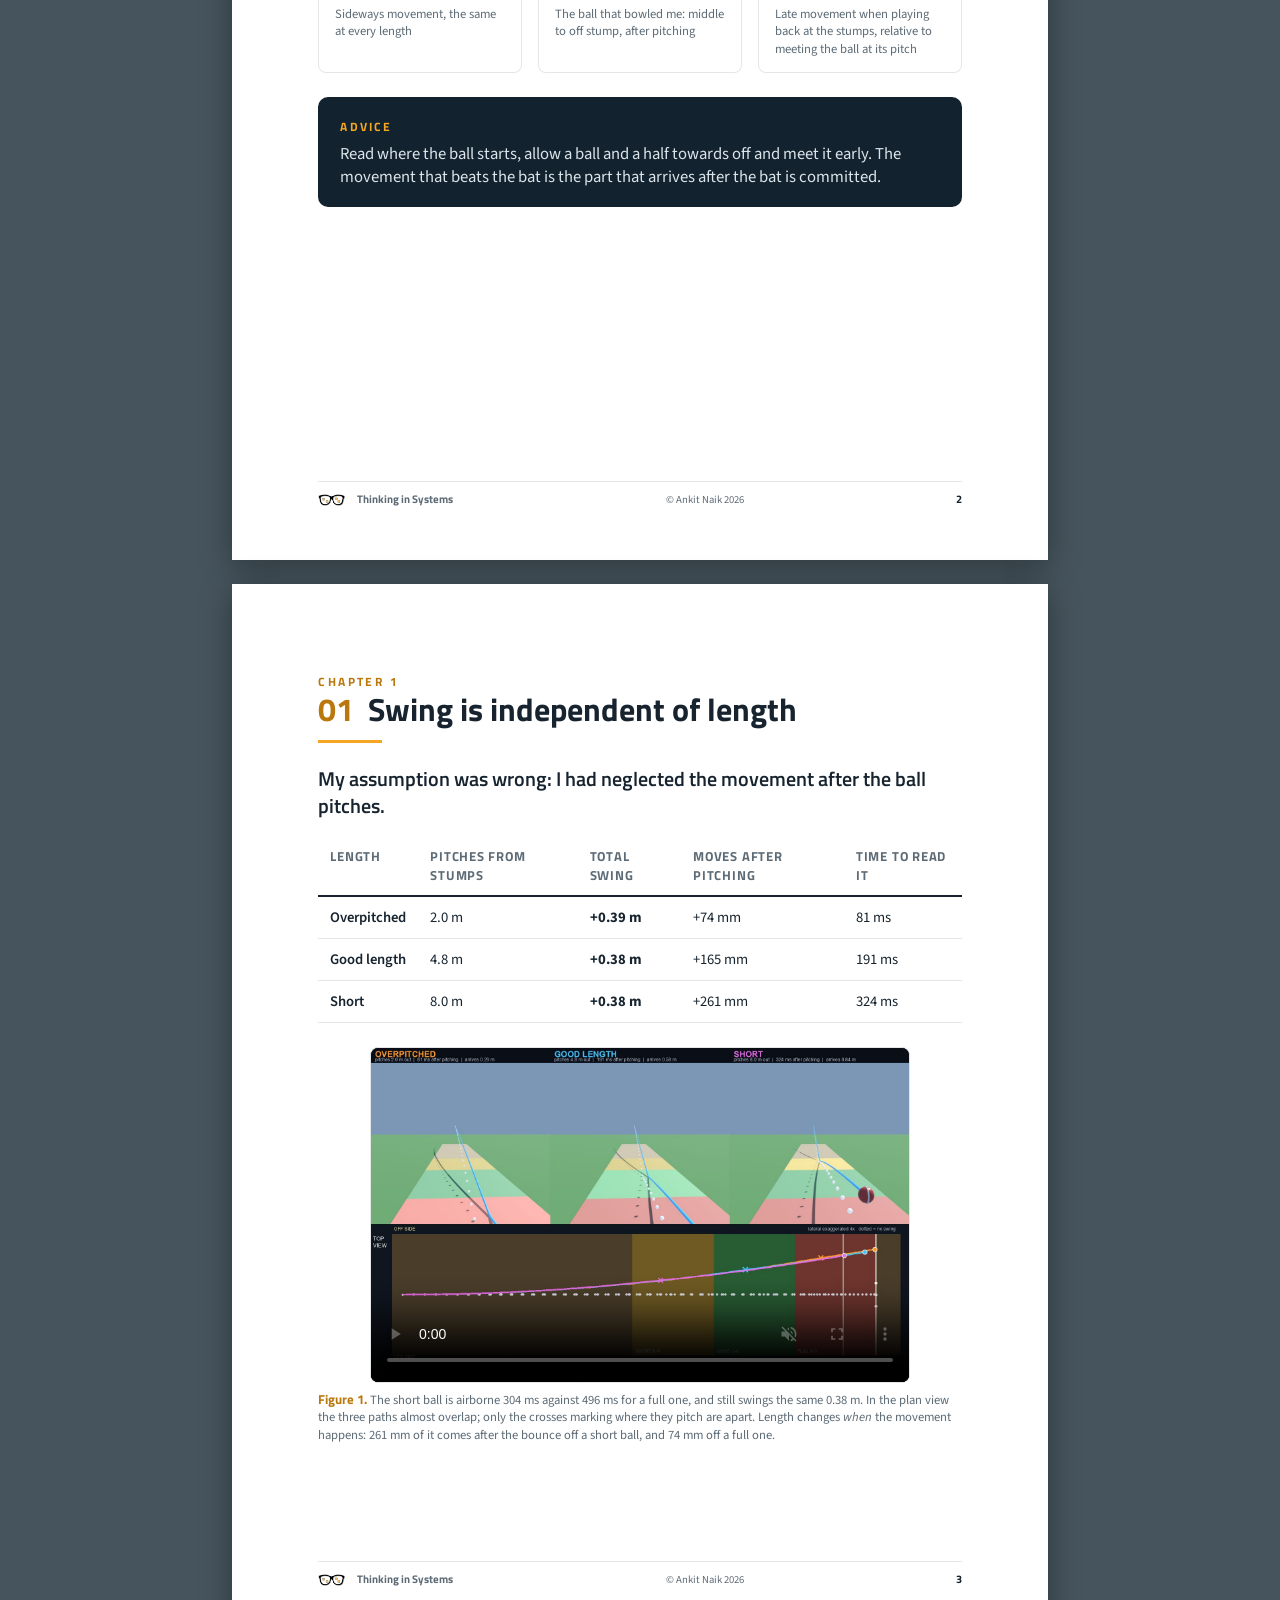
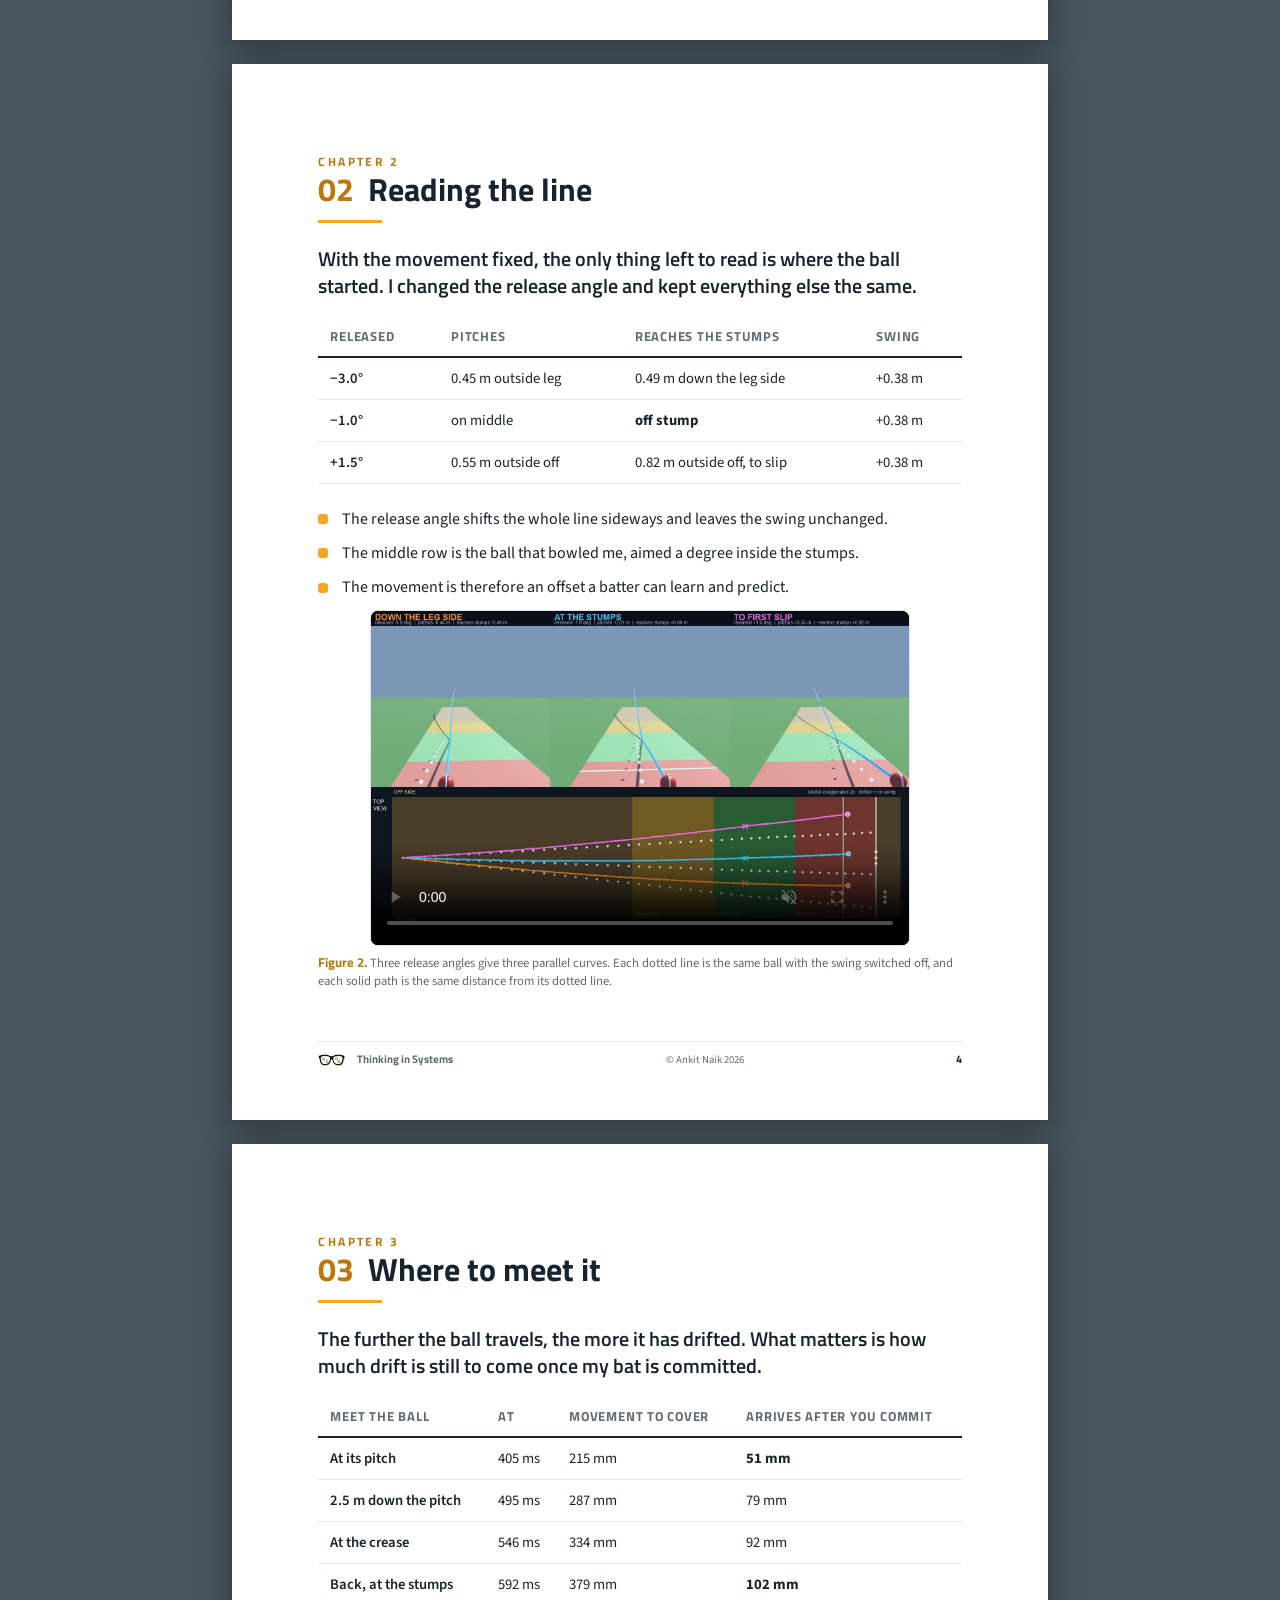
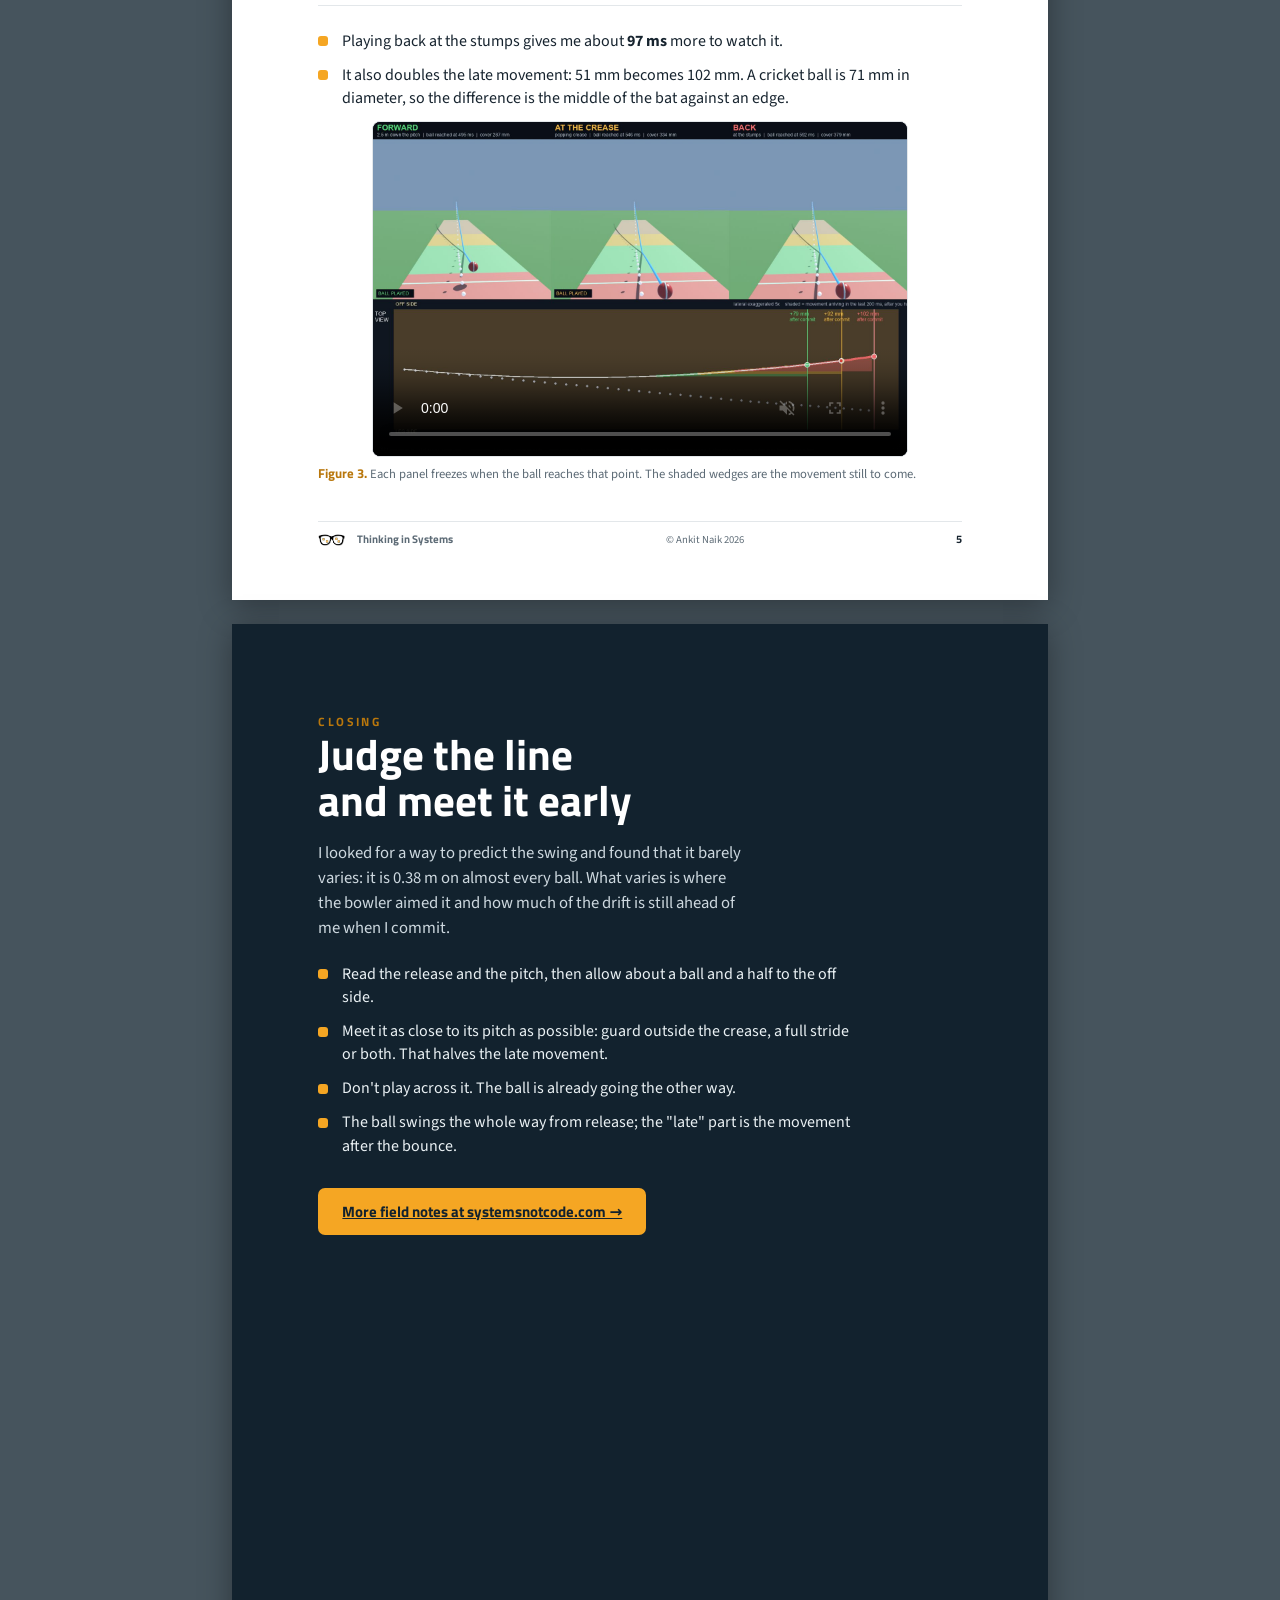
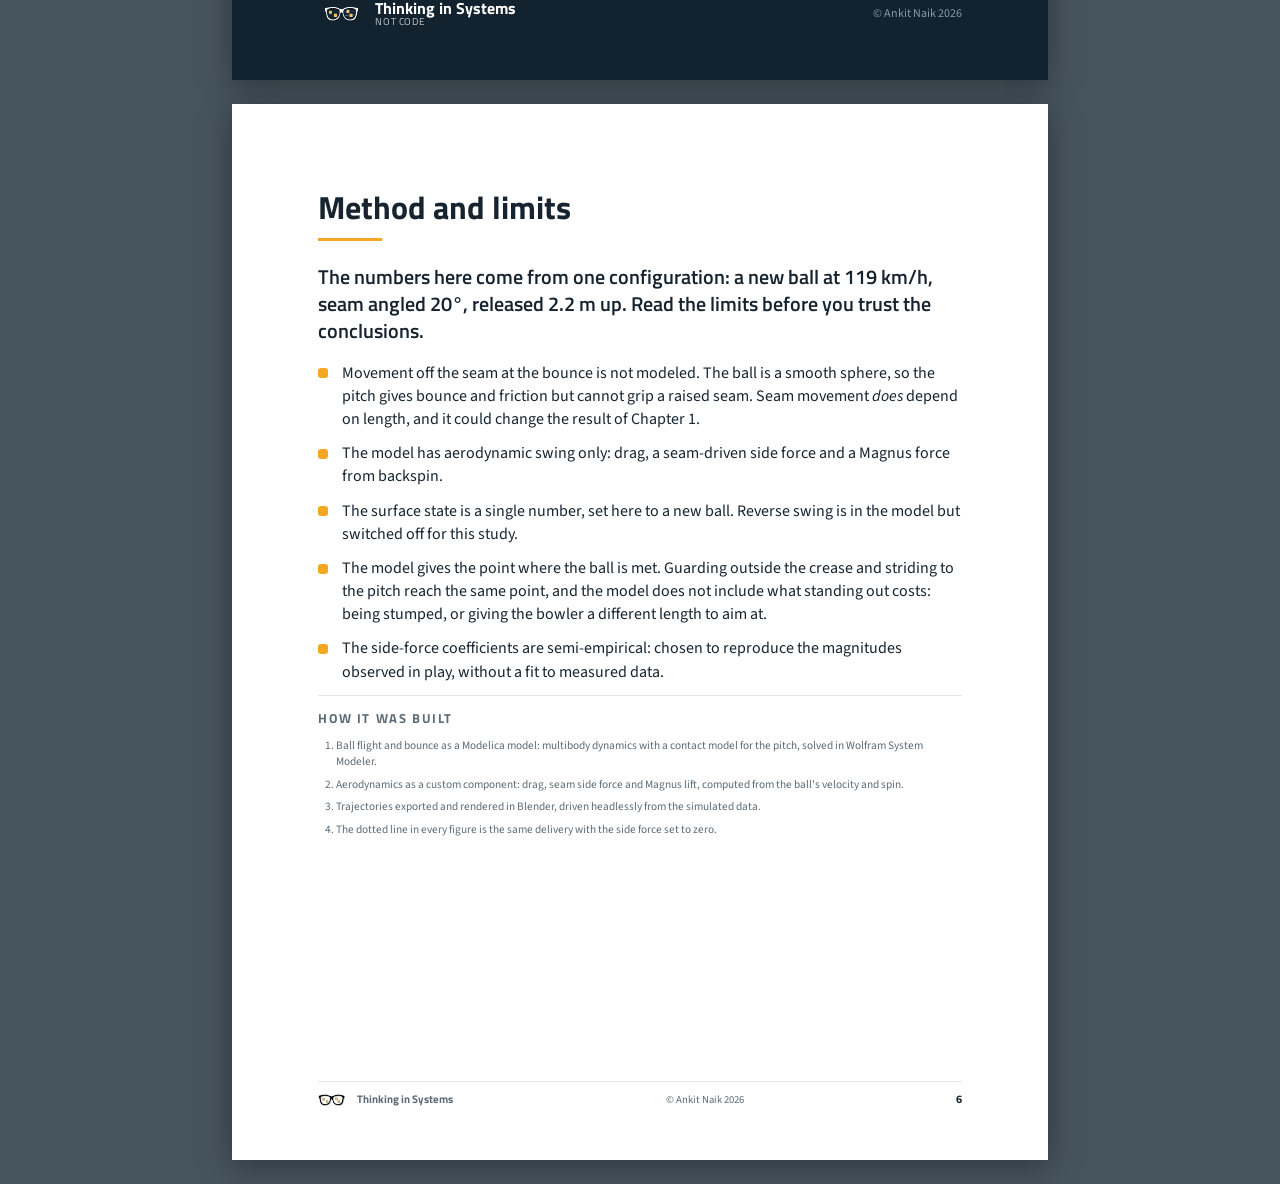
<file: ebooks/cricket-swing.html>
<!DOCTYPE html>
<html lang="en">
<head>
<meta charset="utf-8">
<meta name="viewport" content="width=device-width, initial-scale=1">
<title>Bowled by a late swinger · Thinking in Systems</title>
<link rel="preconnect" href="https://fonts.googleapis.com">
<link rel="preconnect" href="https://fonts.gstatic.com" crossorigin>
<link href="https://fonts.googleapis.com/css2?family=Titillium+Web:ital,wght@0,400;0,600;0,700;1,700&family=Source+Sans+3:ital,wght@0,400;0,600;0,700&display=swap" rel="stylesheet">
<link rel="stylesheet" href="styles.css">
<style>
/* Figures play on screen and print as the still. .page has a fixed height, so the
   video is capped by height and sizes to its own aspect rather than the column. */
.fig-video { display:block; margin:0 auto; width:auto; height:auto;
             max-width:100%; max-height:3.5in;
             border-radius:8px; border:1px solid var(--line); background:#0f1620; }
.fig-still { display:none; }
@media print {
  .fig-video { display:none; }
  .fig-still { display:block; }
}
</style>
</head>
<body>

<!-- ===================== COVER ===================== -->
<section class="page cover has-hero">
  <div class="hero" style="background-image:url('figures/cricket-hero.png')"></div>
  <div class="inner">
    <div class="wordmark">
      <img src="assets/logo-dark.svg" alt="Thinking in Systems, Not Code">
      <span class="txt">Thinking in Systems<small>Not Code</small></span>
    </div>

    <div style="margin-top:1.0in">
      <span class="kicker">Field note &middot; Cricket</span>
      <h1>Bowled by a<br>late swinger</h1>
      <p class="subtitle">I got out to a ball that pitched on middle and hit off
      stump. I simulated the delivery to find out what I could have done
      differently.</p>
    </div>

    <div class="byline">
      <span class="name">Ankit Naik</span> &nbsp;&middot;&nbsp; Thinking in Systems &nbsp;&middot;&nbsp; August 2026
      &nbsp;&middot;&nbsp; <a href="cricket-swing.pdf" download style="color:inherit">Download PDF</a>
    </div>
  </div>
</section>

<!-- ===================== TL;DR ===================== -->
<section class="page">
  <span class="kicker">Summary</span>
  <h1 class="section-title">Findings</h1>
  <hr class="rule">

  <ul class="tick">
    <li>Length hardly changes how much an outswinger moves: full, good or short, it swings <b>0.38&nbsp;m</b>. Length changes how much of that movement comes after the bounce, which is probably why the swing looks late.</li>
    <li>Because the swing is a fixed offset, the batter only has to read the starting line and add the offset.</li>
    <li>The sideways force is aerodynamic and set by pace and seam angle. It does not depend on where the ball bounced.</li>
    <li>Meet the ball further out by guarding outside the crease or striding to the pitch. Either halves the movement that arrives after the bat is committed.</li>
  </ul>

  <div class="tiles">
    <div class="tile"><div class="num">0.38<small>&nbsp;m</small></div><div class="label">Sideways movement, the same at every length</div></div>
    <div class="tile"><div class="num">96<small>&nbsp;mm</small></div><div class="label">The ball that bowled me: middle to off stump, after pitching</div></div>
    <div class="tile"><div class="num">2<small>&times;</small></div><div class="label">Late movement when playing back at the stumps, relative to meeting the ball at its pitch</div></div>
  </div>

  <div class="callout">
    <span class="k">Advice</span>
    <p>Read where the ball starts, allow a ball and a half towards off and meet it
    early. The movement that beats the bat is the part that arrives after the bat is
    committed.</p>
  </div>

  <div class="footer">
    <div class="wordmark"><img src="assets/logo.svg" alt=""><span class="txt">Thinking in Systems</span></div>
    <span>&copy; Ankit Naik 2026</span>
    <span class="page-no">2</span>
  </div>
</section>

<!-- ===================== CH 1 ===================== -->
<section class="page">
  <span class="kicker">Chapter 1</span>
  <h1 class="section-title"><span class="n">01</span> &nbsp;Swing is independent of length</h1>
  <hr class="rule">

  <p class="lead">My assumption was wrong: I had neglected the movement after the ball
  pitches.</p>

  <table class="tbl">
    <thead><tr><th>Length</th><th>Pitches from stumps</th><th>Total swing</th><th>Moves after pitching</th><th>Time to read it</th></tr></thead>
    <tbody>
      <tr><td>Overpitched</td><td>2.0 m</td><td><b>+0.39 m</b></td><td>+74 mm</td><td>81 ms</td></tr>
      <tr><td>Good length</td><td>4.8 m</td><td><b>+0.38 m</b></td><td>+165 mm</td><td>191 ms</td></tr>
      <tr><td>Short</td><td>8.0 m</td><td><b>+0.38 m</b></td><td>+261 mm</td><td>324 ms</td></tr>
    </tbody>
  </table>

  <figure>
    <video class="fig-video" src="video/outswinger_compare.mp4" poster="figures/cricket-lengths-poster.jpg"
           controls loop muted playsinline preload="metadata"></video>
    <img class="fig-still" src="figures/cricket-lengths.png" alt="Three lengths compared, plan view and batsman's eye">
    <figcaption><b>Figure 1.</b> The short ball is airborne 304 ms against 496 ms for a
    full one, and still swings the same 0.38 m. In the plan view the three paths
    almost overlap; only the crosses marking where they pitch are apart. Length
    changes <em>when</em> the movement happens: 261 mm of it comes after the bounce
    off a short ball, and 74 mm off a full one.</figcaption>
  </figure>

  <div class="footer">
    <div class="wordmark"><img src="assets/logo.svg" alt=""><span class="txt">Thinking in Systems</span></div>
    <span>&copy; Ankit Naik 2026</span>
    <span class="page-no">3</span>
  </div>
</section>

<!-- ===================== CH 2 ===================== -->
<section class="page">
  <span class="kicker">Chapter 2</span>
  <h1 class="section-title"><span class="n">02</span> &nbsp;Reading the line</h1>
  <hr class="rule">

  <p class="lead">With the movement fixed, the only thing left to read is where the ball
  started. I changed the release angle and kept everything else the same.</p>

  <table class="tbl">
    <thead><tr><th>Released</th><th>Pitches</th><th>Reaches the stumps</th><th>Swing</th></tr></thead>
    <tbody>
      <tr><td>&minus;3.0&deg;</td><td>0.45 m outside leg</td><td>0.49 m down the leg side</td><td>+0.38 m</td></tr>
      <tr><td>&minus;1.0&deg;</td><td>on middle</td><td><b>off stump</b></td><td>+0.38 m</td></tr>
      <tr><td>+1.5&deg;</td><td>0.55 m outside off</td><td>0.82 m outside off, to slip</td><td>+0.38 m</td></tr>
    </tbody>
  </table>

  <ul class="tick">
    <li>The release angle shifts the whole line sideways and leaves the swing unchanged.</li>
    <li>The middle row is the ball that bowled me, aimed a degree inside the stumps.</li>
    <li>The movement is therefore an offset a batter can learn and predict.</li>
  </ul>

  <figure>
    <video class="fig-video" src="video/outswinger_line.mp4" poster="figures/cricket-line-poster.jpg"
           controls loop muted playsinline preload="metadata"></video>
    <img class="fig-still" src="figures/cricket-line.png" alt="Three release angles, plan view and batsman's eye">
    <figcaption><b>Figure 2.</b> Three release angles give three parallel curves. Each
    dotted line is the same ball with the swing switched off, and each solid path is the
    same distance from its dotted line.</figcaption>
  </figure>

  <div class="footer">
    <div class="wordmark"><img src="assets/logo.svg" alt=""><span class="txt">Thinking in Systems</span></div>
    <span>&copy; Ankit Naik 2026</span>
    <span class="page-no">4</span>
  </div>
</section>

<!-- ===================== CH 3 ===================== -->
<section class="page">
  <span class="kicker">Chapter 3</span>
  <h1 class="section-title"><span class="n">03</span> &nbsp;Where to meet it</h1>
  <hr class="rule">

  <p class="lead">The further the ball travels, the more it has drifted. What matters is
  how much drift is still to come once my bat is committed.</p>

  <table class="tbl">
    <thead><tr><th>Meet the ball</th><th>At</th><th>Movement to cover</th><th>Arrives after you commit</th></tr></thead>
    <tbody>
      <tr><td>At its pitch</td><td>405 ms</td><td>215 mm</td><td><b>51 mm</b></td></tr>
      <tr><td>2.5 m down the pitch</td><td>495 ms</td><td>287 mm</td><td>79 mm</td></tr>
      <tr><td>At the crease</td><td>546 ms</td><td>334 mm</td><td>92 mm</td></tr>
      <tr><td>Back, at the stumps</td><td>592 ms</td><td>379 mm</td><td><b>102 mm</b></td></tr>
    </tbody>
  </table>

  <ul class="tick">
    <li>Playing back at the stumps gives me about <b>97 ms</b> more to watch it.</li>
    <li>It also doubles the late movement: 51 mm becomes 102 mm. A cricket ball is 71 mm in diameter, so the difference is the middle of the bat against an edge.</li>
  </ul>

  <figure>
    <video class="fig-video" src="video/outswinger_intercept.mp4" poster="figures/cricket-intercept-poster.jpg"
           controls loop muted playsinline preload="metadata"></video>
    <img class="fig-still" src="figures/cricket-intercept.png" alt="One delivery, three interception points">
    <figcaption><b>Figure 3.</b> Each panel freezes when the ball reaches that
    point. The shaded wedges are the movement still to come.</figcaption>
  </figure>

  <div class="footer">
    <div class="wordmark"><img src="assets/logo.svg" alt=""><span class="txt">Thinking in Systems</span></div>
    <span>&copy; Ankit Naik 2026</span>
    <span class="page-no">5</span>
  </div>
</section>

<!-- ===================== CLOSING ===================== -->
<section class="page closing">
  <div style="max-width:82%">
    <span class="kicker">Closing</span>
    <h1>Judge the line<br>and meet it early</h1>
    <p>I looked for a way to predict the swing and found that it barely varies: it is
    0.38 m on almost every ball. What varies is where the bowler aimed it and how much
    of the drift is still ahead of me when I commit.</p>
  </div>

  <ul class="tick" style="max-width:84%; margin-top:22px">
    <li>Read the release and the pitch, then allow about a ball and a half to the off side.</li>
    <li>Meet it as close to its pitch as possible: guard outside the crease, a full stride or both. That halves the late movement.</li>
    <li>Don't play across it. The ball is already going the other way.</li>
    <li>The ball swings the whole way from release; the "late" part is the movement after the bounce.</li>
  </ul>

  <div style="margin-top:26px"><a class="cta" href="https://www.systemsnotcode.com/#work">More field notes at systemsnotcode.com &rarr;</a></div>

  <div class="foot">
    <div class="wordmark"><img src="assets/logo-dark.svg" alt=""><span class="txt">Thinking in Systems<small>Not Code</small></span></div>
    <span>&copy; Ankit Naik 2026</span>
  </div>
</section>

<!-- ===================== METHOD & LIMITS ===================== -->
<section class="page">
  <h1 class="section-title">Method and limits</h1>
  <hr class="rule">

  <p class="lead">The numbers here come from one configuration: a new ball at
  119 km/h, seam angled 20&deg;, released 2.2 m up. Read the limits before you
  trust the conclusions.</p>

  <ul class="tick">
    <li>Movement off the seam at the bounce is not modeled. The ball is a smooth sphere, so the pitch gives bounce and friction but cannot grip a raised seam. Seam movement <em>does</em> depend on length, and it could change the result of Chapter 1.</li>
    <li>The model has aerodynamic swing only: drag, a seam-driven side force and a Magnus force from backspin.</li>
    <li>The surface state is a single number, set here to a new ball. Reverse swing is in the model but switched off for this study.</li>
    <li>The model gives the point where the ball is met. Guarding outside the crease and striding to the pitch reach the same point, and the model does not include what standing out costs: being stumped, or giving the bowler a different length to aim at.</li>
    <li>The side-force coefficients are semi-empirical: chosen to reproduce the magnitudes observed in play, without a fit to measured data.</li>
  </ul>

  <div class="notes">
    <h3>How it was built</h3>
    <ol>
      <li>Ball flight and bounce as a Modelica model: multibody dynamics with a contact model for the pitch, solved in Wolfram System Modeler.</li>
      <li>Aerodynamics as a custom component: drag, seam side force and Magnus lift, computed from the ball's velocity and spin.</li>
      <li>Trajectories exported and rendered in Blender, driven headlessly from the simulated data.</li>
      <li>The dotted line in every figure is the same delivery with the side force set to zero.</li>
    </ol>
  </div>

  <div class="footer">
    <div class="wordmark"><img src="assets/logo.svg" alt=""><span class="txt">Thinking in Systems</span></div>
    <span>&copy; Ankit Naik 2026</span>
    <span class="page-no">6</span>
  </div>
</section>

</body>
</html>
</file>
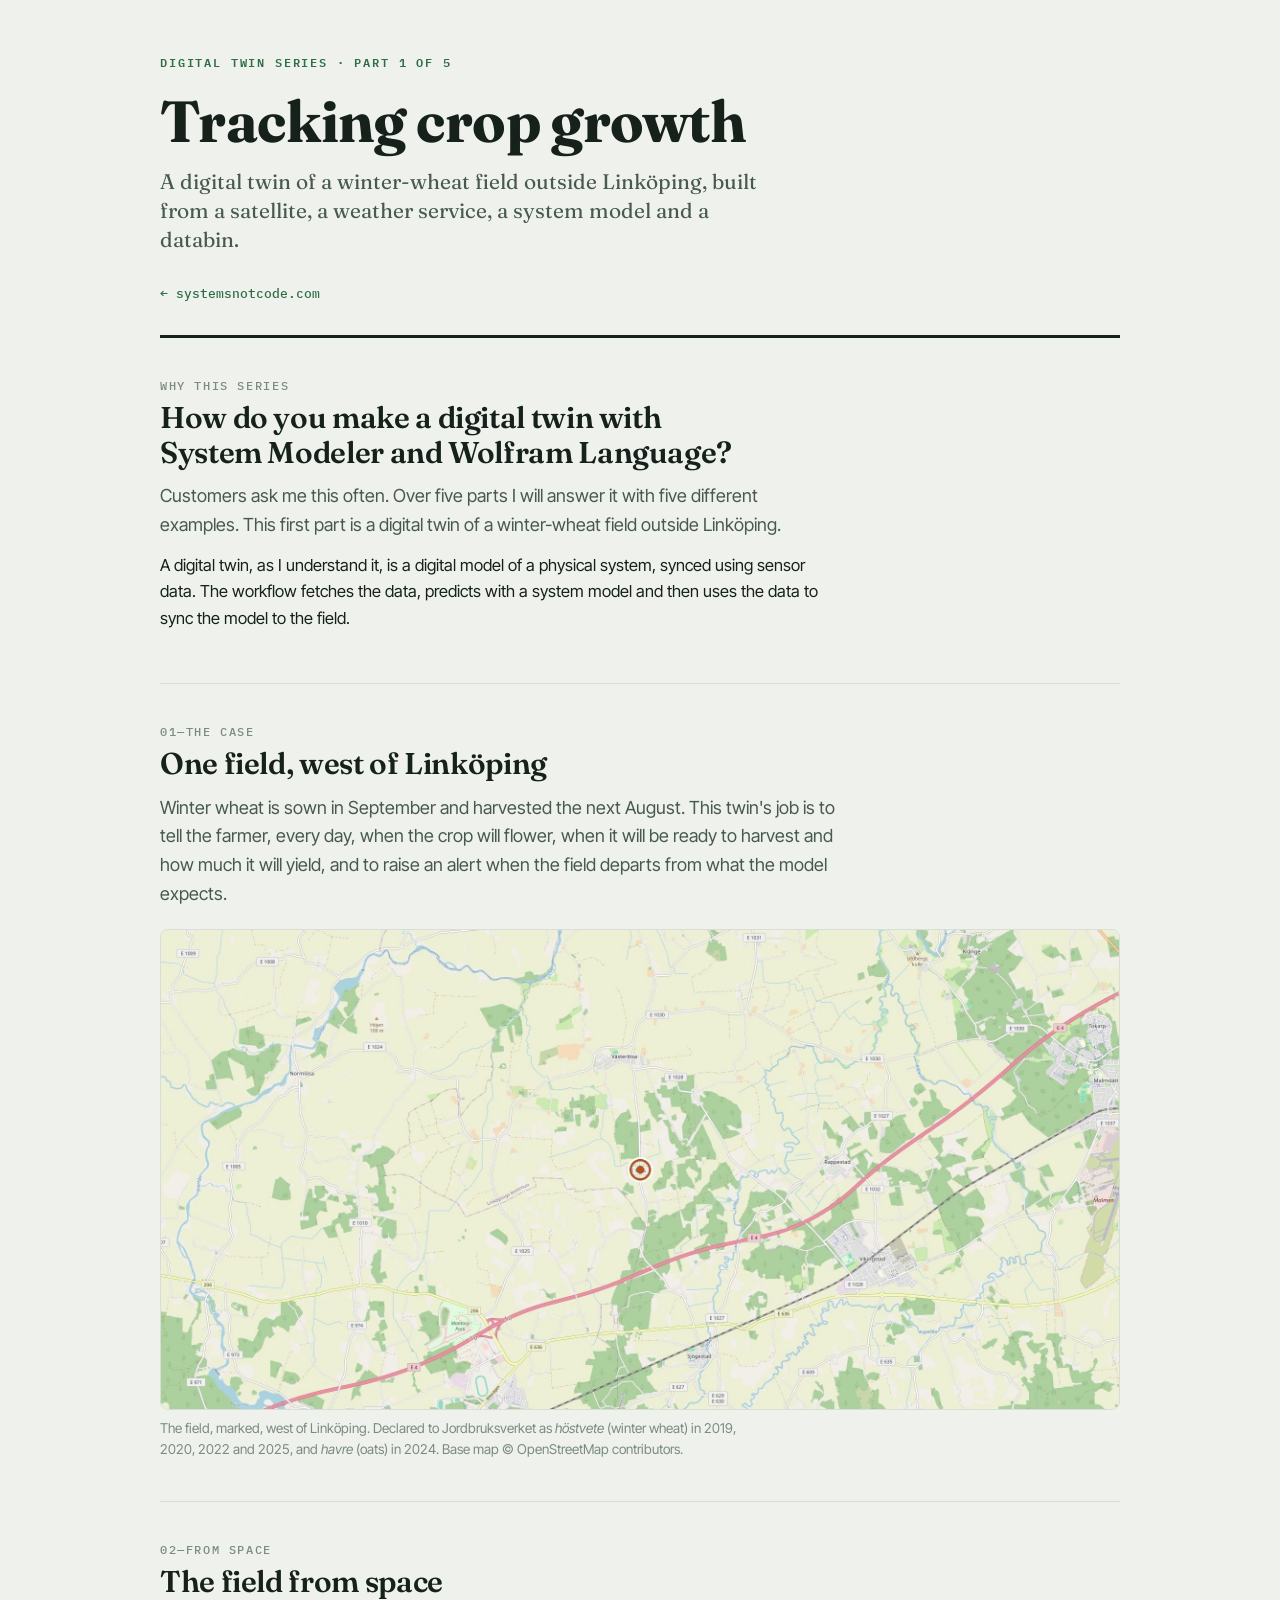
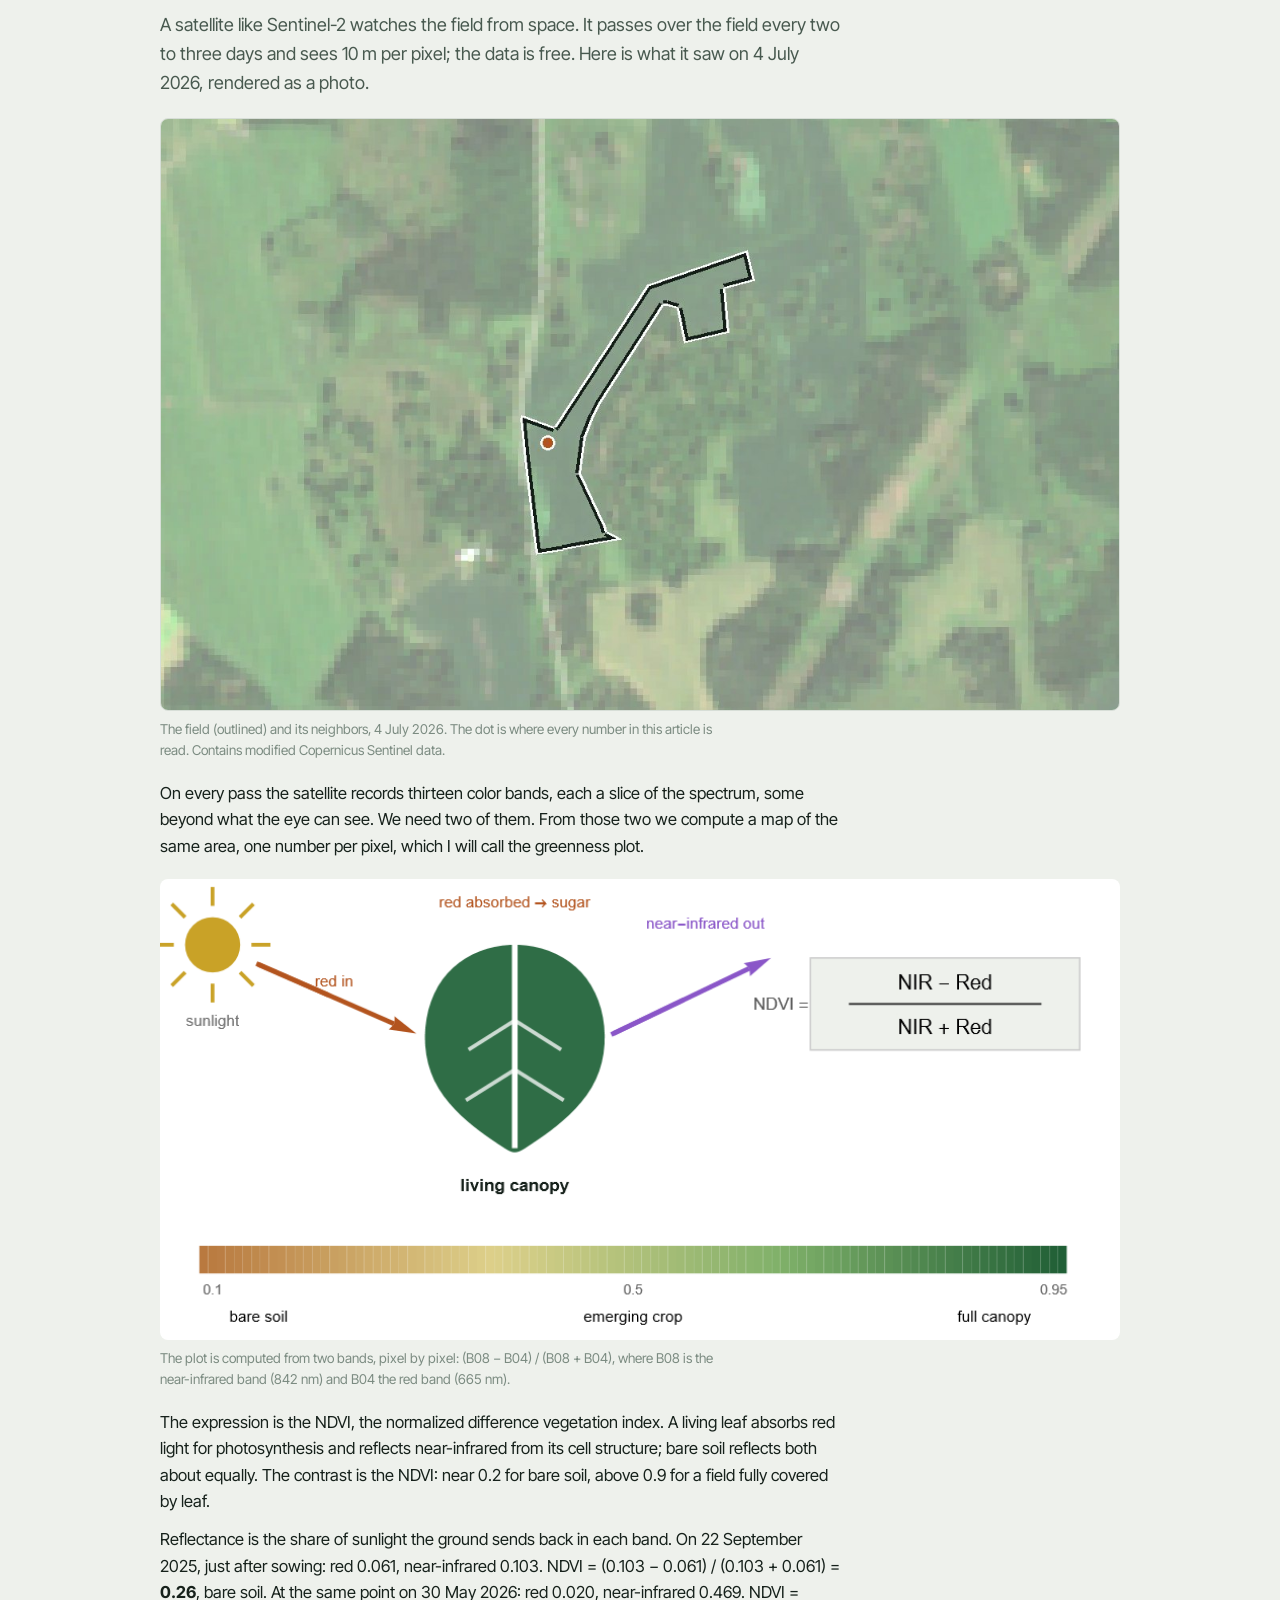
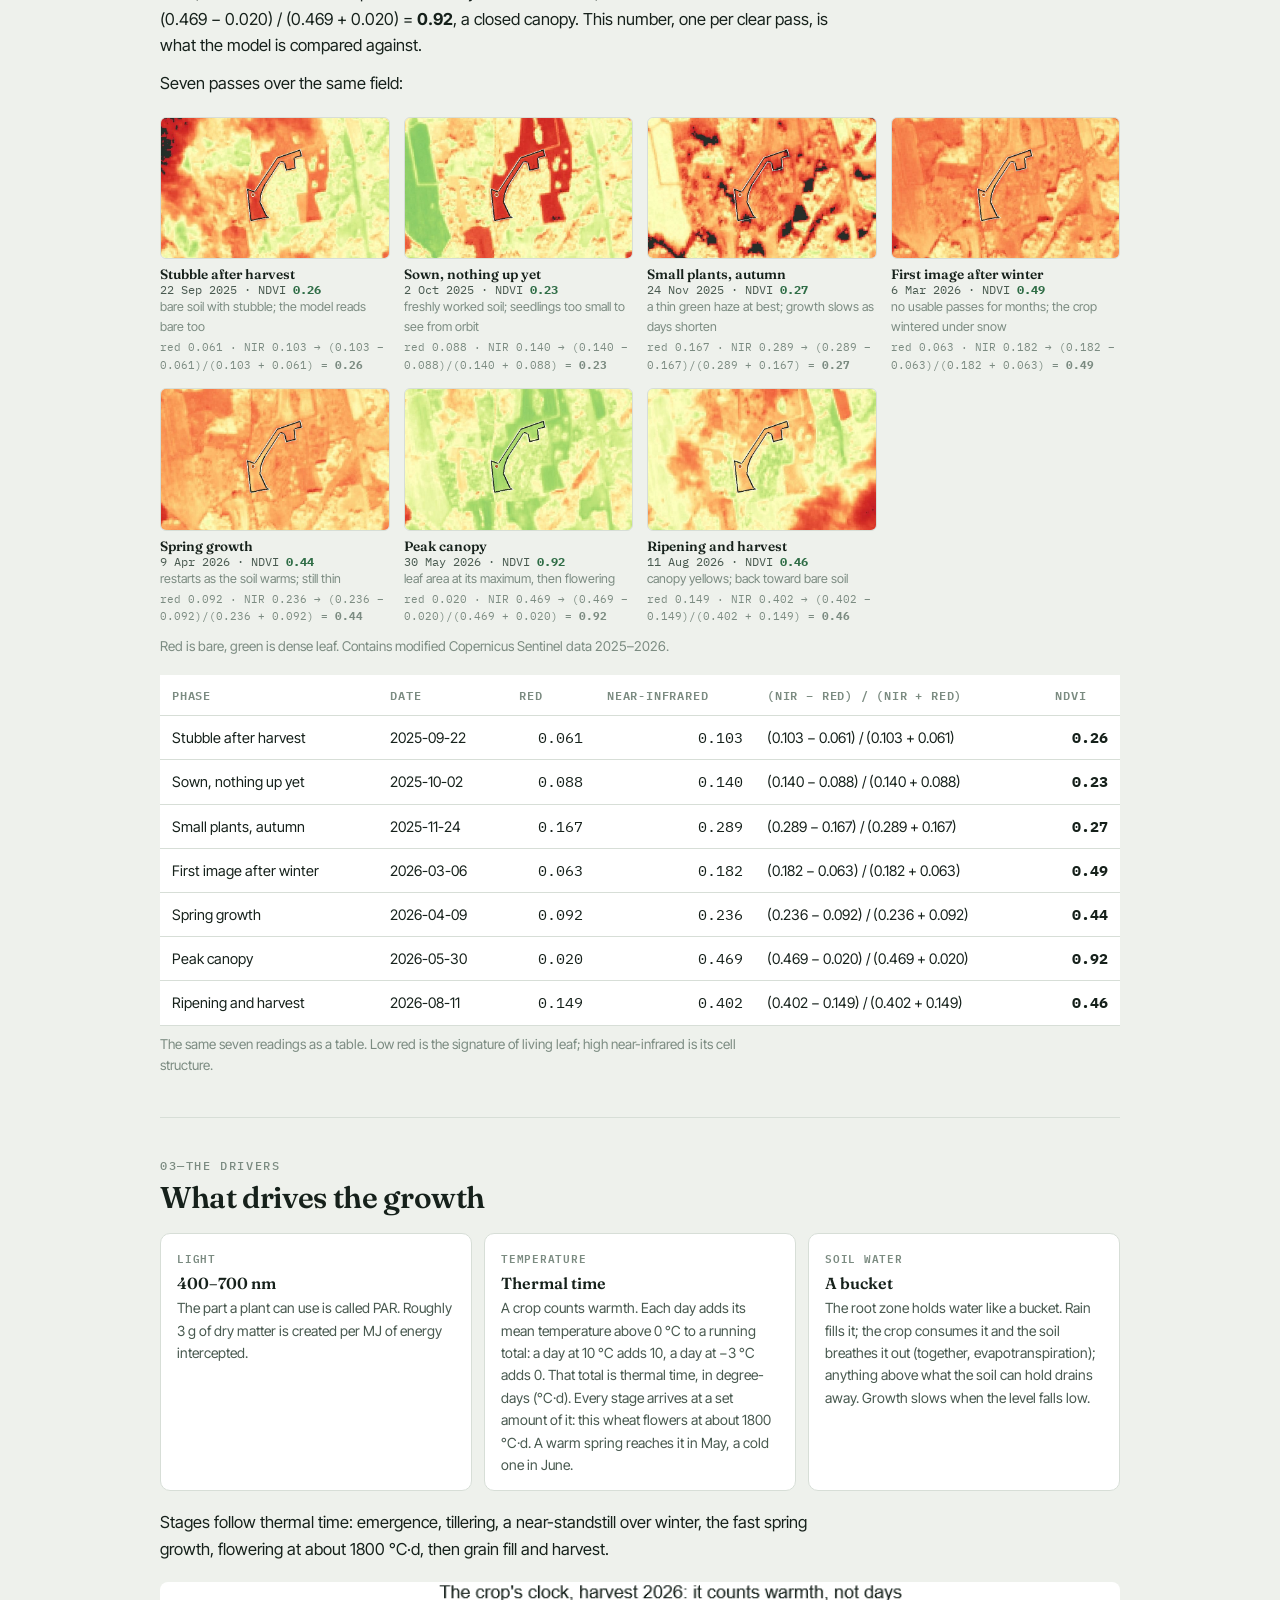
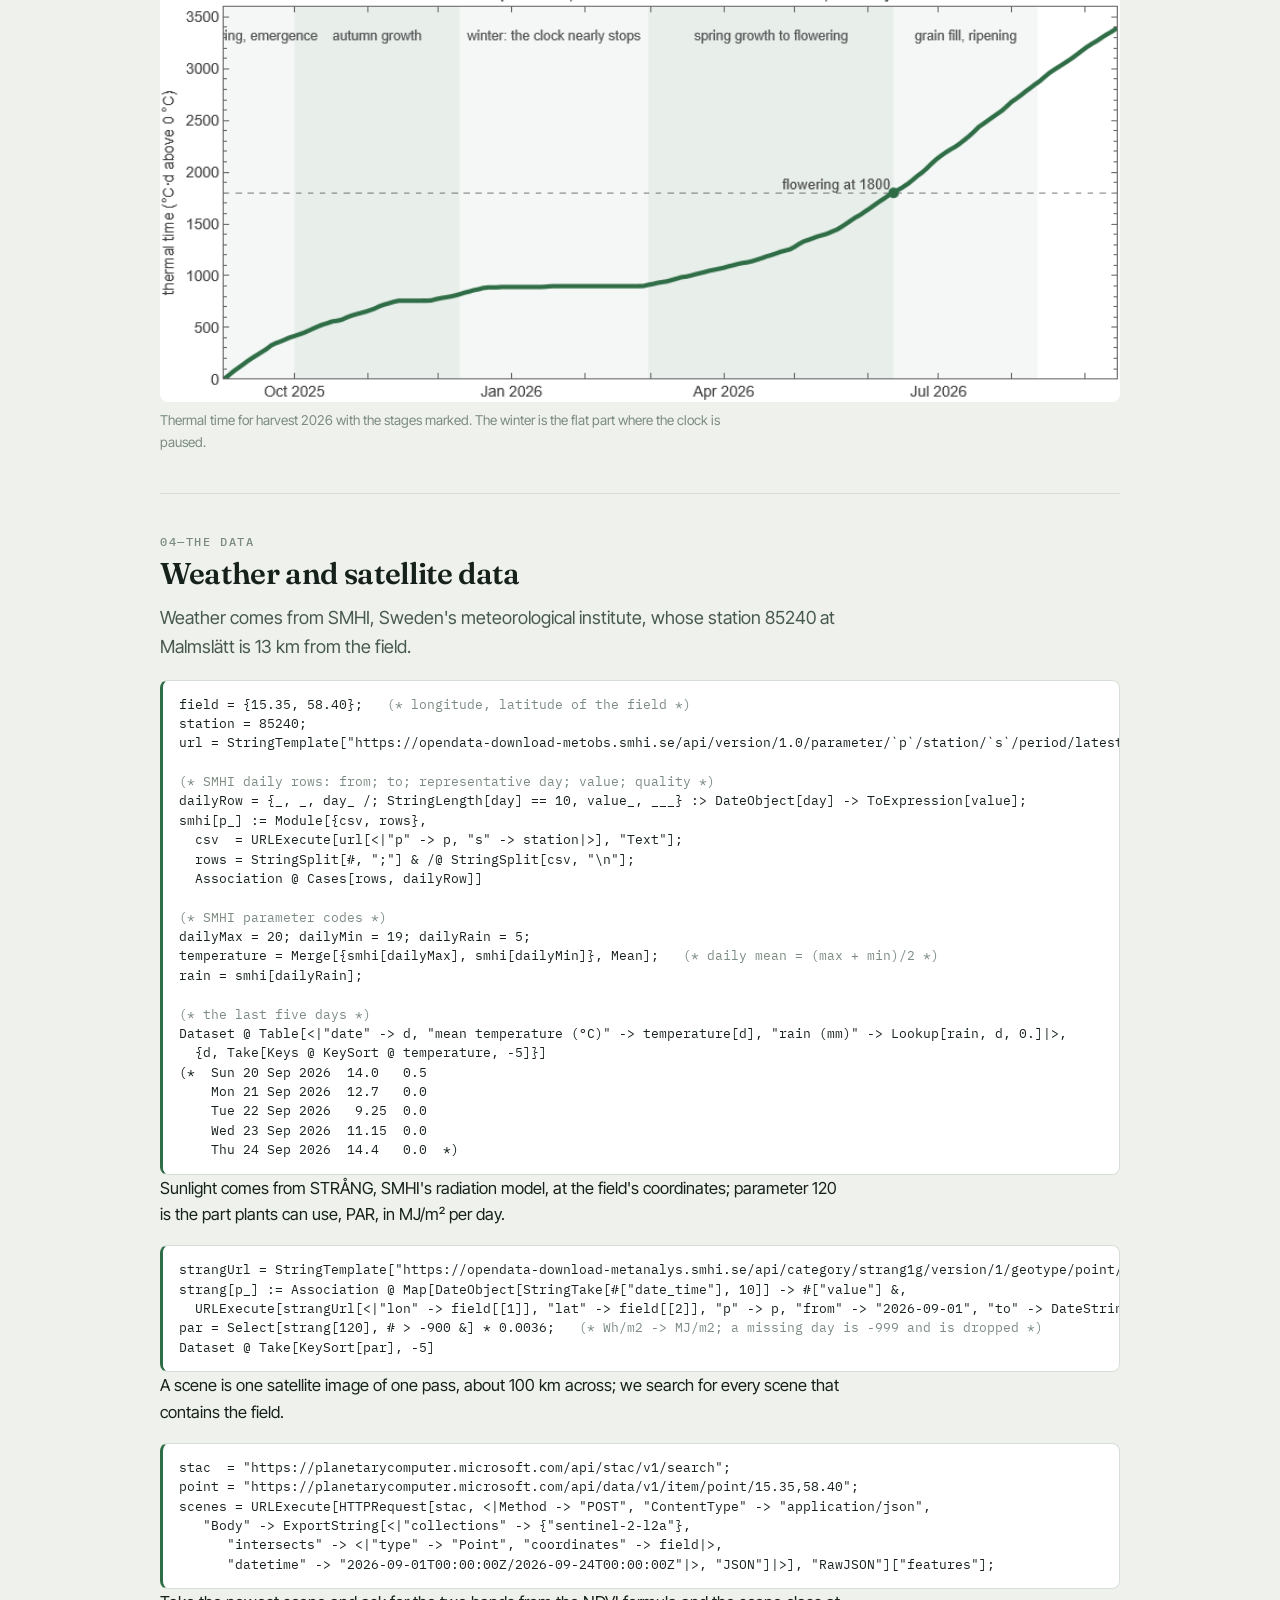
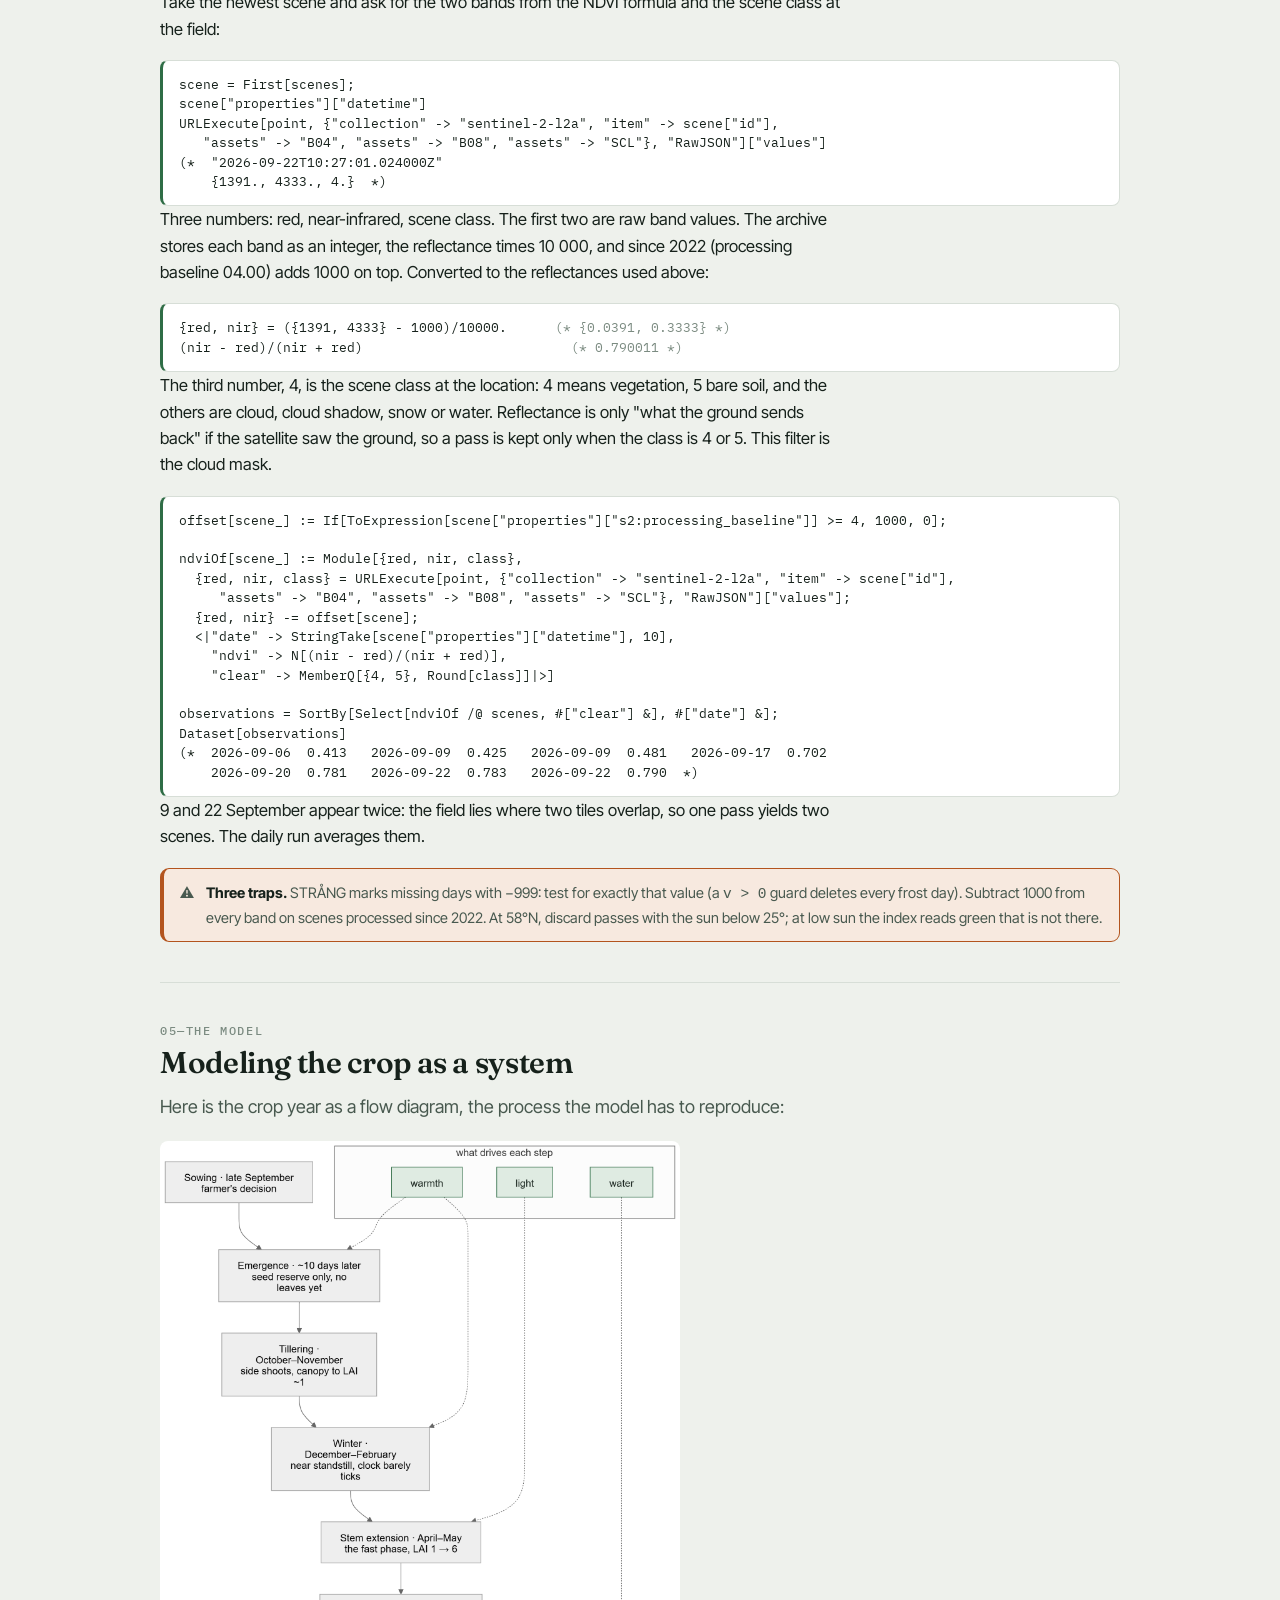
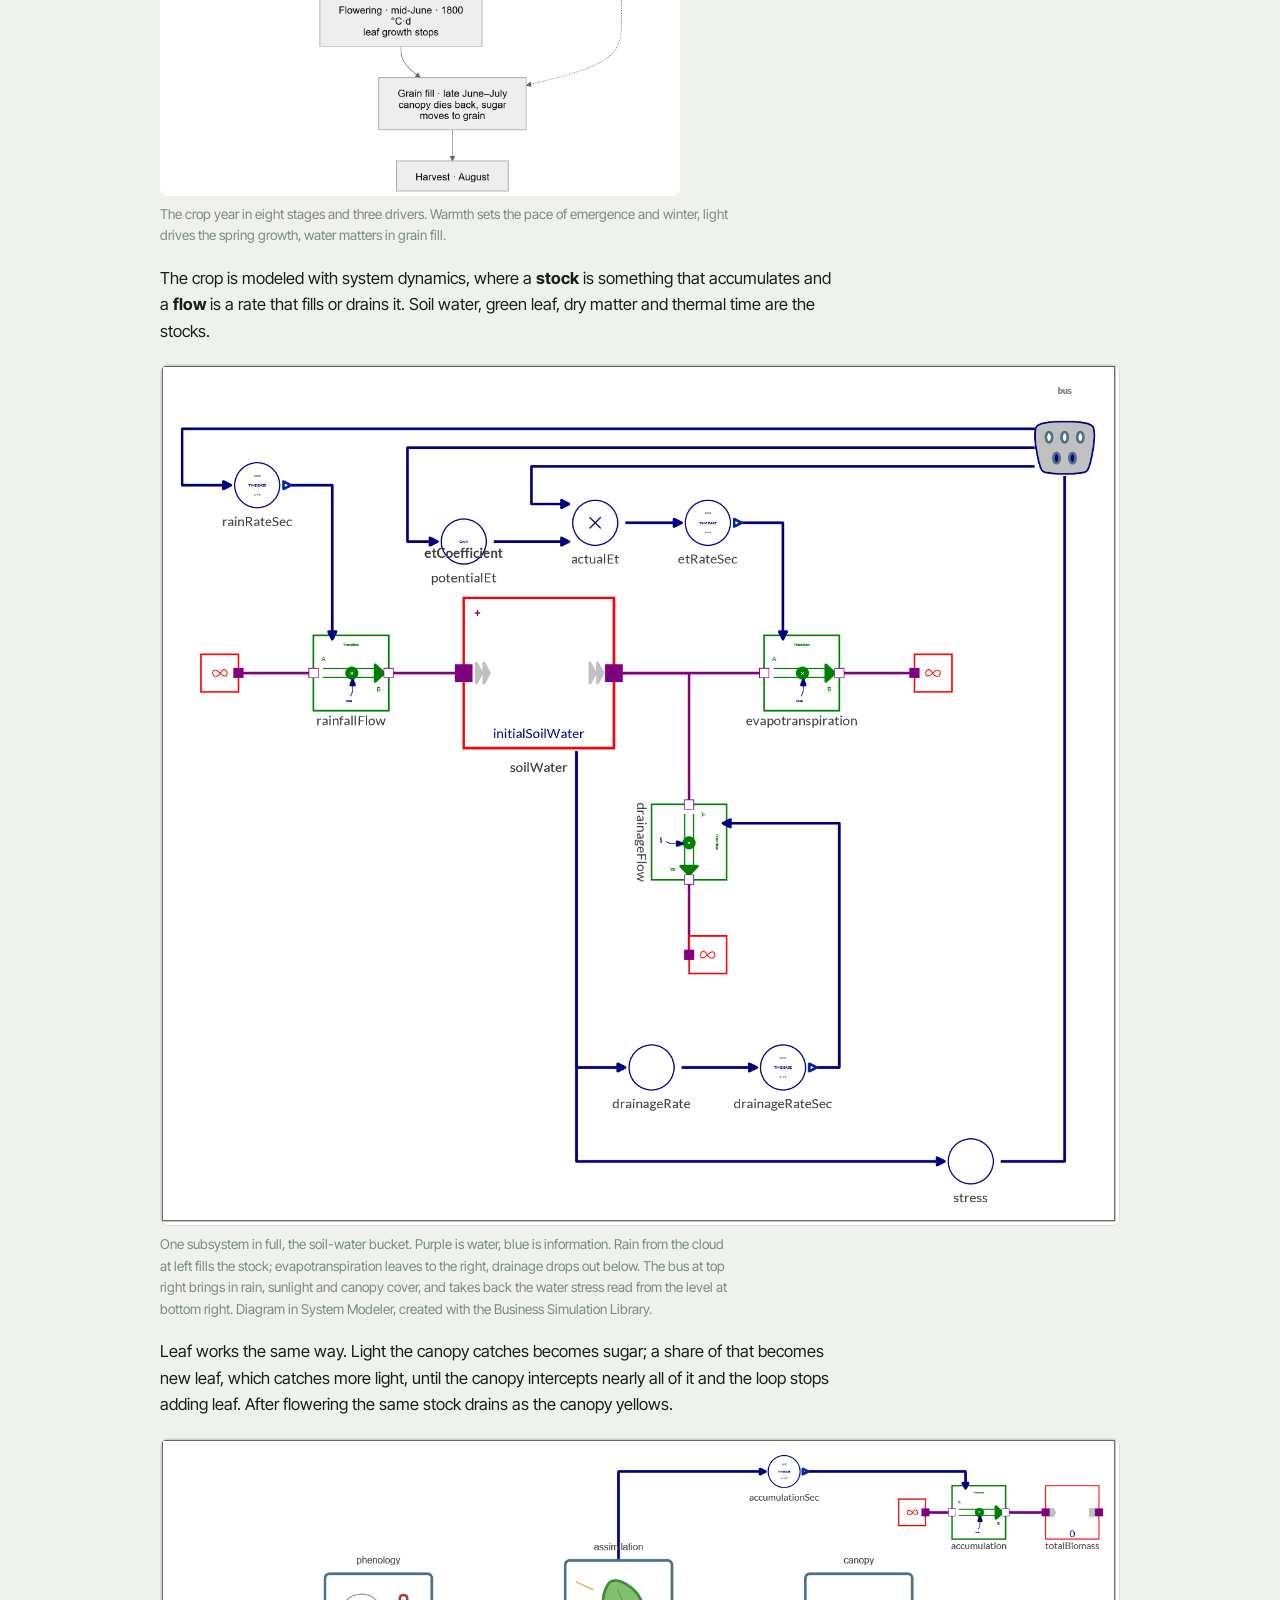
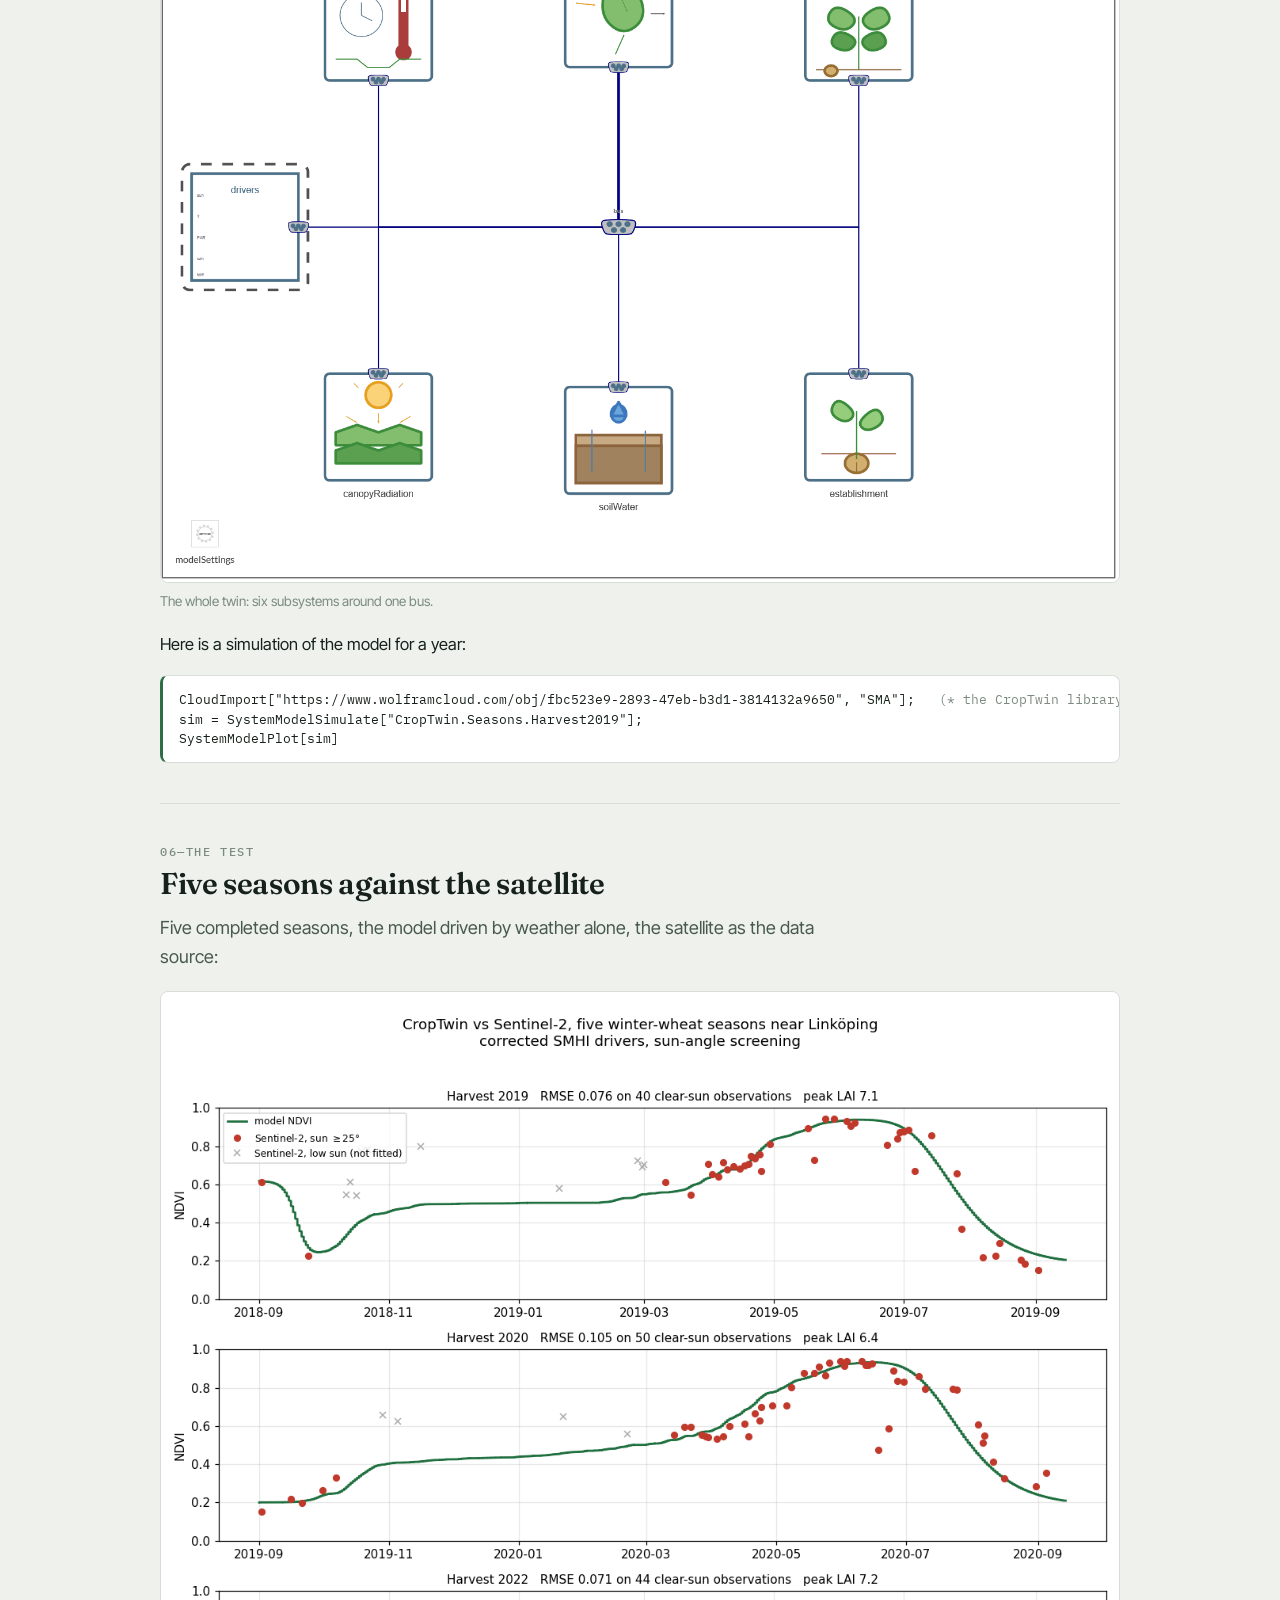
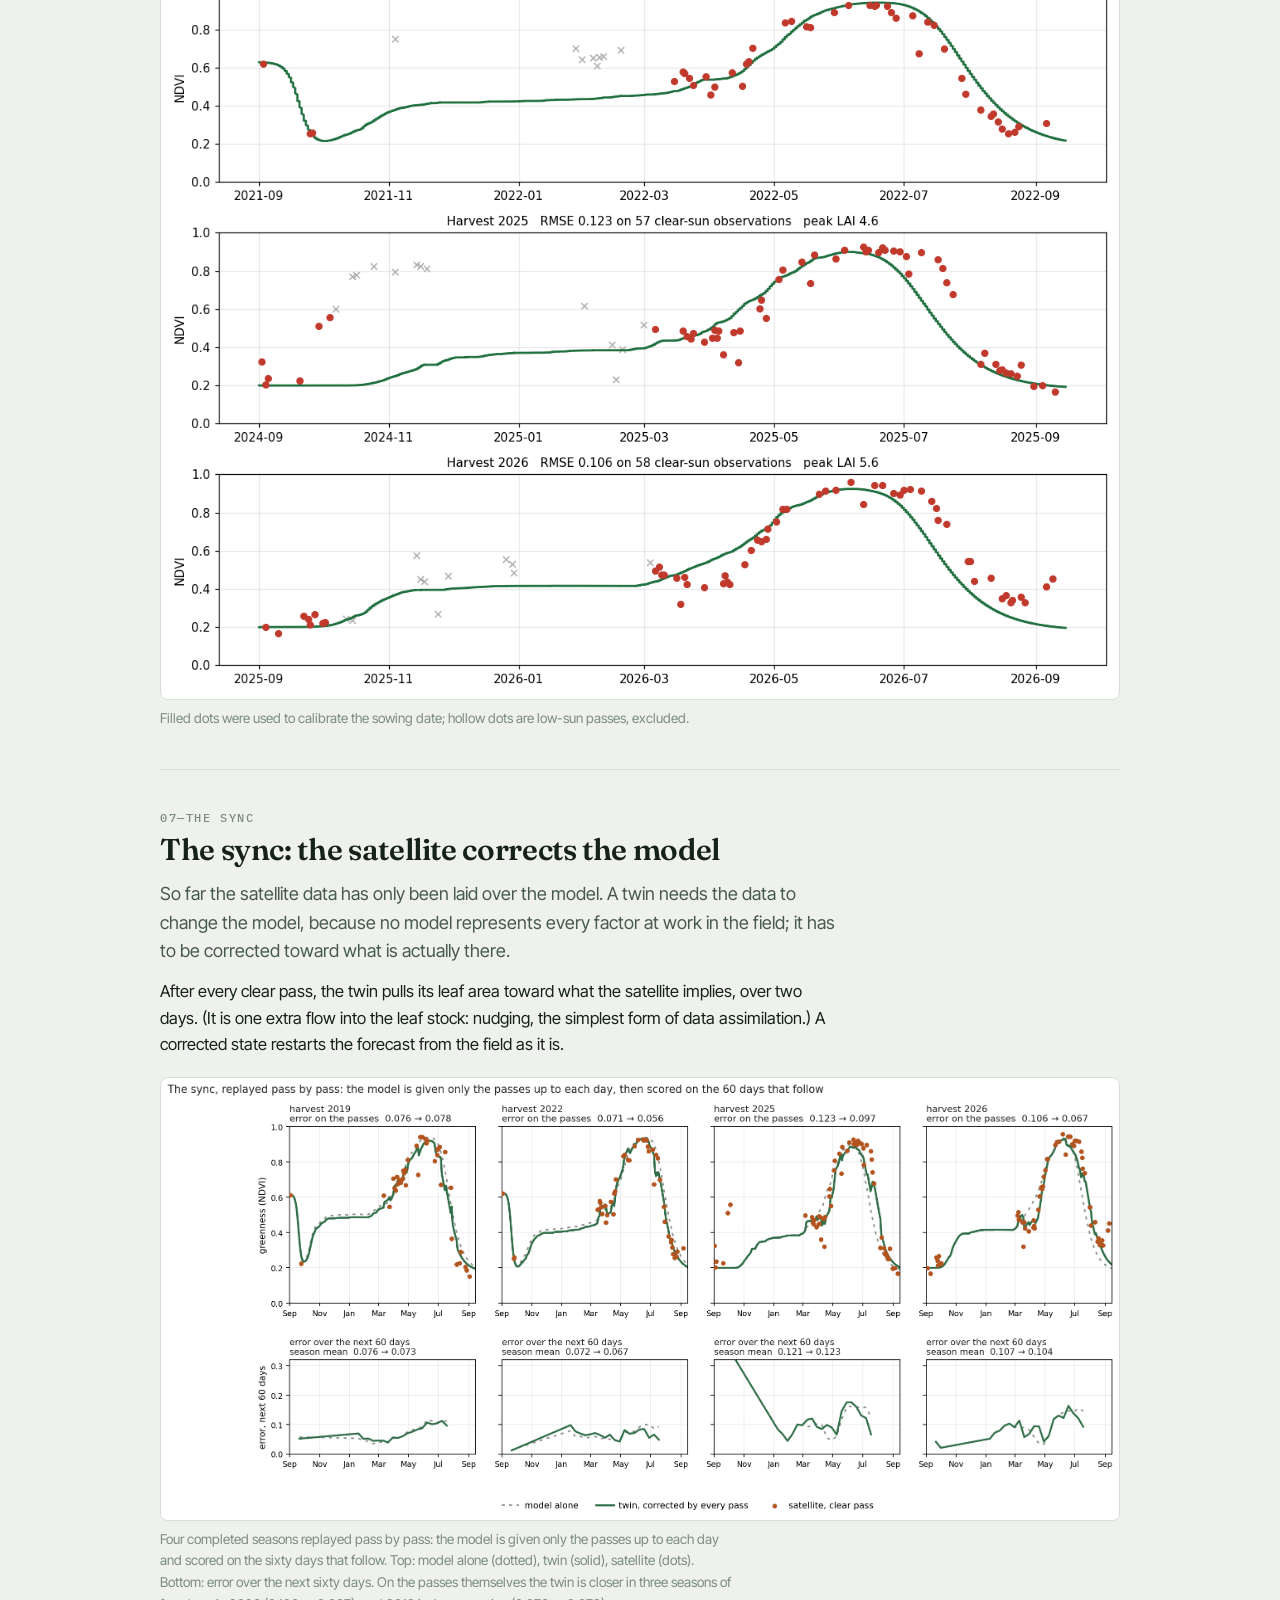
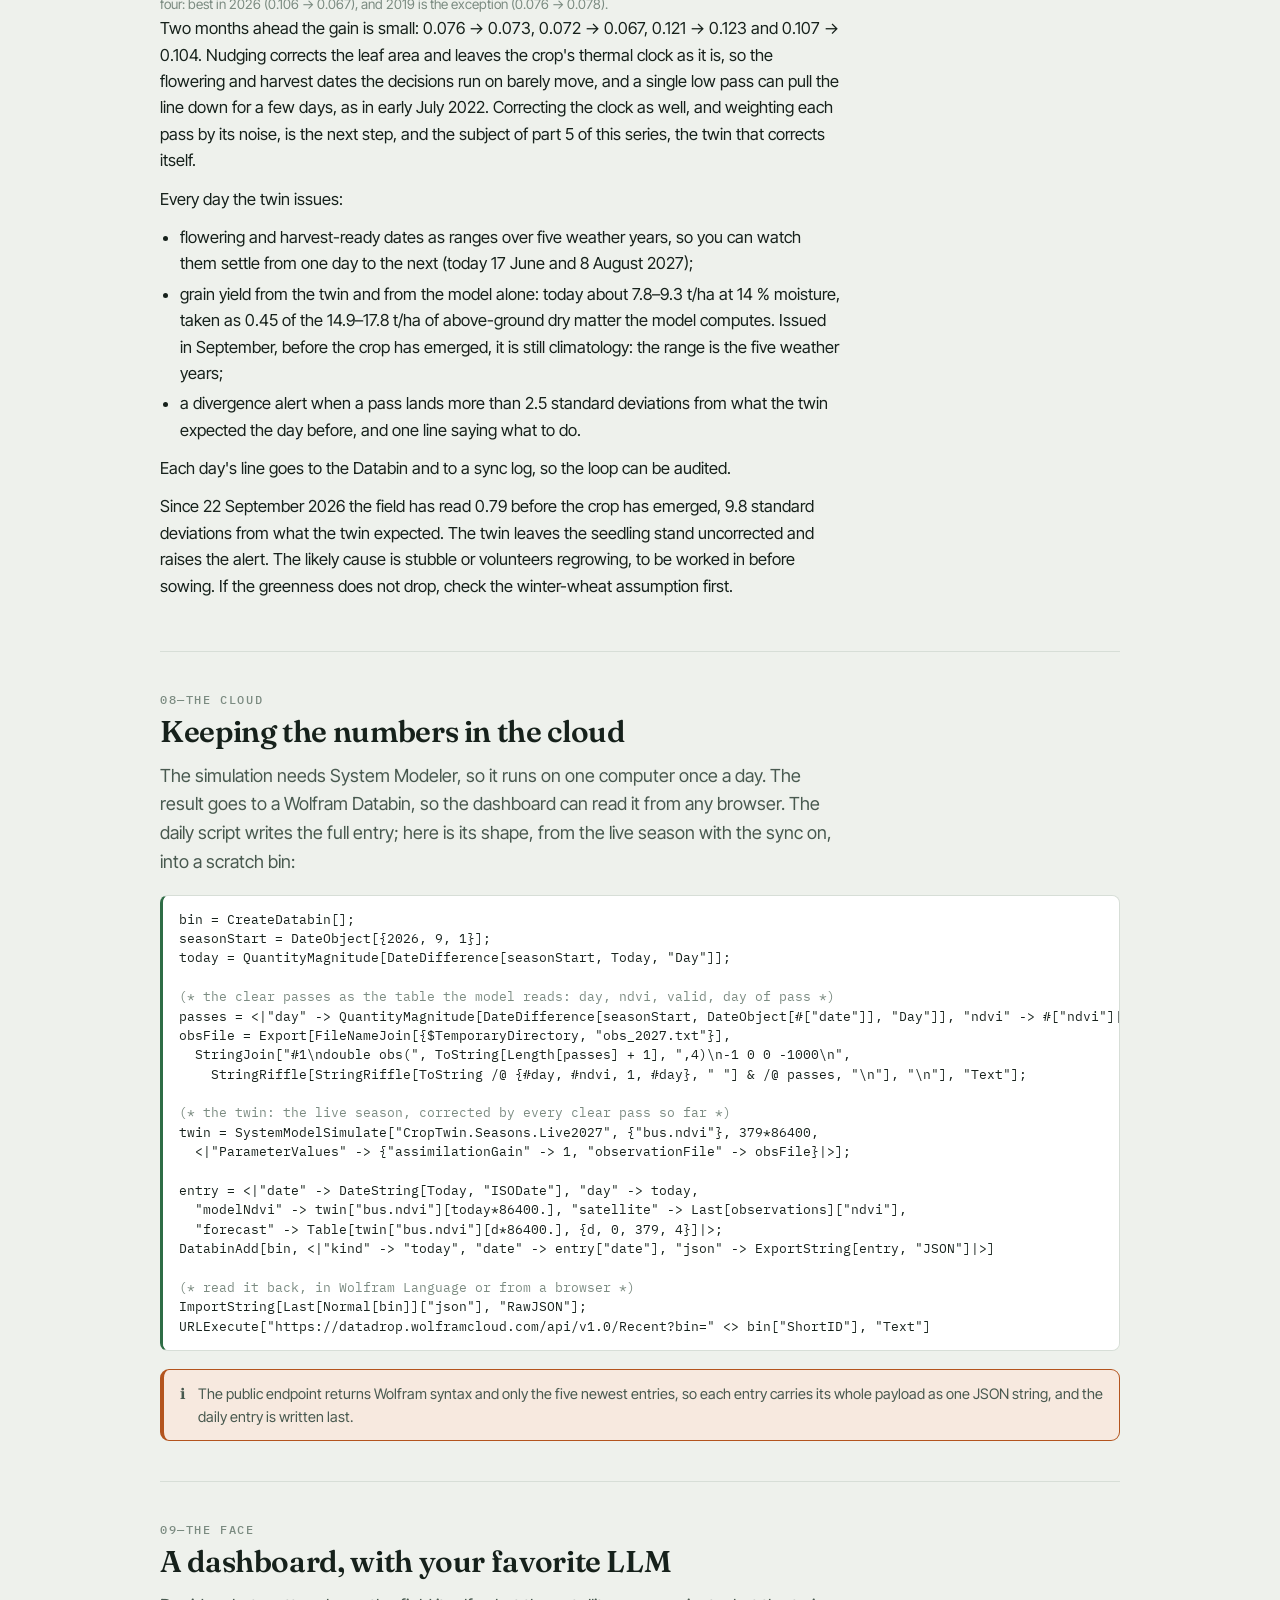
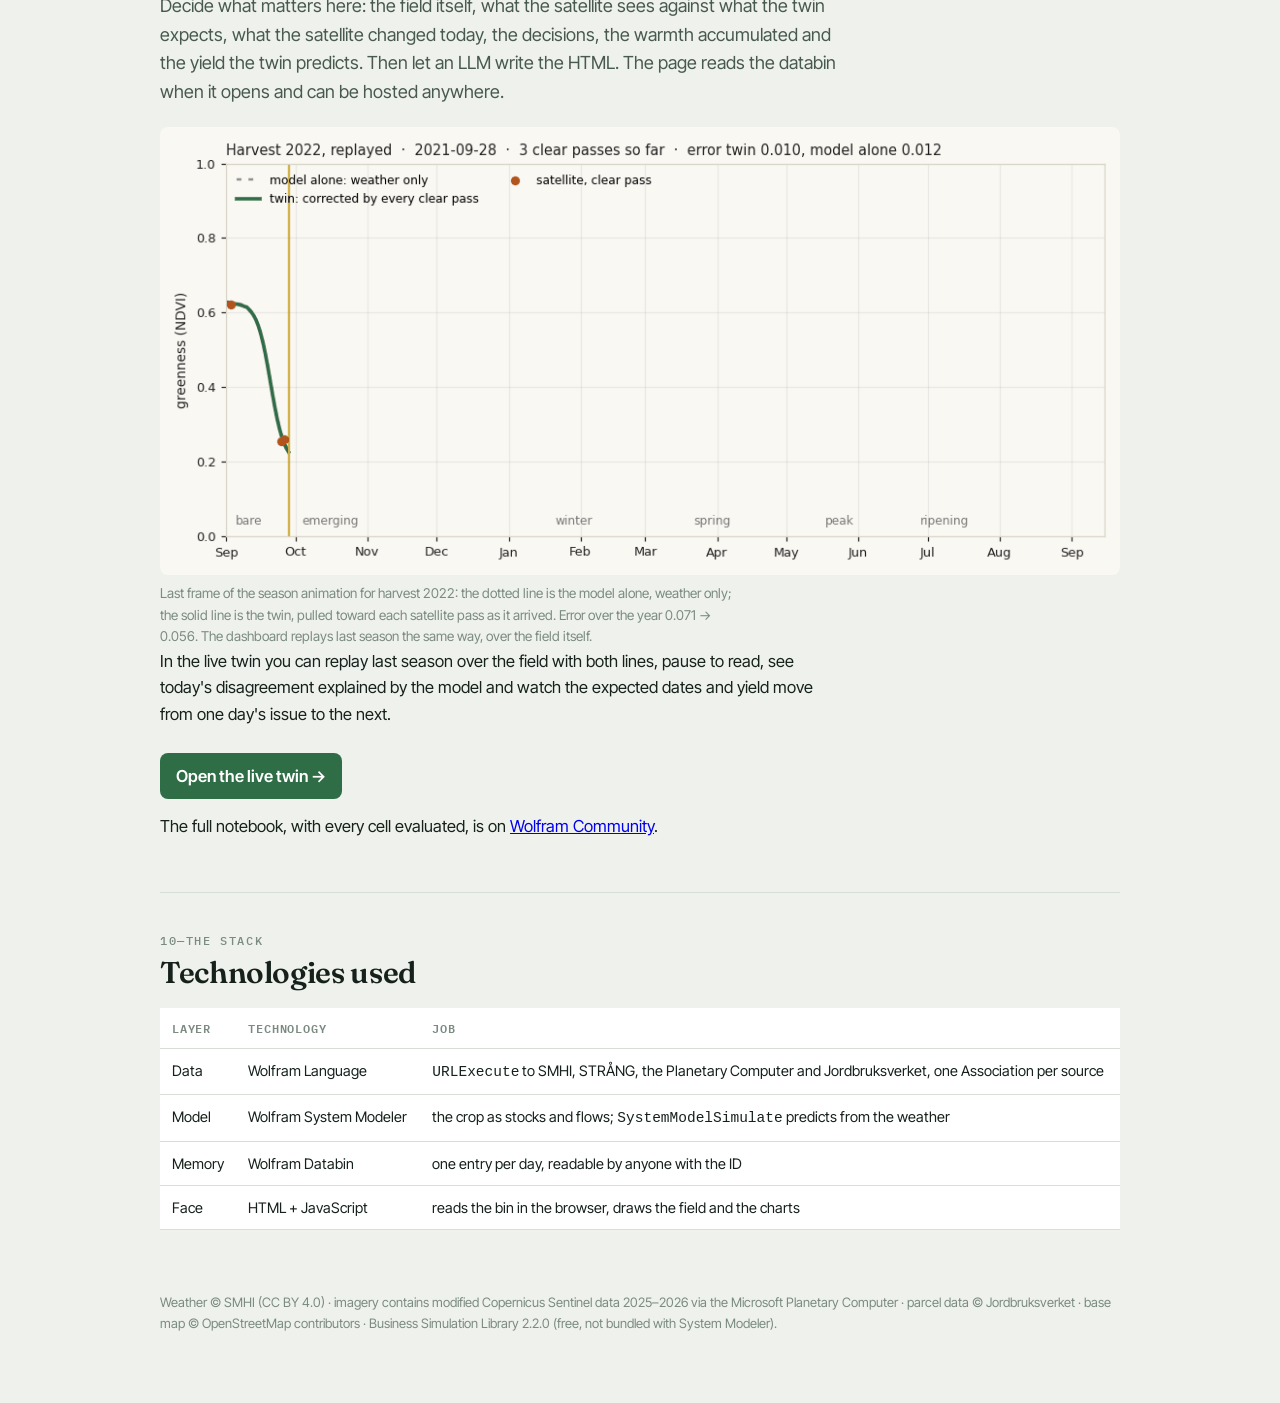
<file: ebooks/croptwin-field-twin.html>
<!DOCTYPE html>
<html lang="en">
<head>
<meta charset="utf-8">
<meta name="viewport" content="width=device-width, initial-scale=1">
<meta name="description" content="Digital Twin Series, part 1: tracking crop growth on one field near Linköping with Sentinel-2, SMHI weather, a System Modeler model and a Wolfram Databin.">
<title>Digital twin series: tracking crop growth — Thinking in Systems</title>
<link rel="preconnect" href="https://fonts.googleapis.com">
<link rel="preconnect" href="https://fonts.gstatic.com" crossorigin>
<link href="https://fonts.googleapis.com/css2?family=Fraunces:opsz,wght@9..144,400;9..144,600;9..144,700&family=Inter+Tight:wght@400;500;600&family=IBM+Plex+Mono:wght@400;500&display=swap" rel="stylesheet">
<style>
  :root{--ink:#16211b;--ink-2:#48594f;--ink-3:#7b8b81;--paper:#eef1ec;--card:#fff;--line:#d7ded7;--grow:#2f6d46;--grow-soft:#dfebe2;--soil:#a8763f;--sun:#c9a227;--flag:#b3541e;--flag-soft:#f7e9df}
  *{box-sizing:border-box}
  body{margin:0;background:var(--paper);color:var(--ink);font-family:"Inter Tight",system-ui,sans-serif;font-size:16.5px;line-height:1.6}
  .page{max-width:1000px;margin:0 auto;padding:0 20px 72px}
  h1,h2,h3{margin:0;font-family:"Fraunces",Georgia,serif;font-weight:600;letter-spacing:-.012em;line-height:1.15;text-wrap:balance}
  p{margin:0 0 12px;max-width:68ch} ul{margin:0 0 12px;padding-left:20px;max-width:68ch} li{margin-bottom:4px}
  .hero{padding:52px 0 30px;border-bottom:3px solid var(--ink)}
  .kicker{font:600 11.5px "IBM Plex Mono",monospace;letter-spacing:.16em;text-transform:uppercase;color:var(--grow);margin-bottom:16px}
  .hero h1{font-size:clamp(34px,6vw,58px);font-weight:700;margin-bottom:12px}
  .deck{font:400 clamp(17px,2.3vw,21px) "Fraunces",Georgia,serif;color:var(--ink-2);max-width:44ch;line-height:1.4}
  .home{display:inline-block;margin-top:18px;font:500 13px "IBM Plex Mono",monospace;color:var(--grow);text-decoration:none}
  section{padding:40px 0;border-bottom:1px solid var(--line)} section:last-of-type{border:0}
  .num{display:block;font:500 11.5px "IBM Plex Mono",monospace;letter-spacing:.14em;color:var(--ink-3);margin-bottom:8px}
  section h2{font-size:clamp(23px,3.2vw,30px);margin-bottom:12px}
  .lede{font-size:18px;color:var(--ink-2)}
  figure{margin:20px 0 0} figure img{width:100%;height:auto;display:block;border-radius:8px;border:1px solid var(--line)}
  figcaption{font-size:13.5px;color:var(--ink-3);margin-top:8px;max-width:72ch}
  .phases{display:grid;grid-template-columns:repeat(auto-fit,minmax(200px,1fr));gap:14px;margin-top:20px}
  .phases figure{margin:0} .phases img{border-radius:6px}
  .phases .t{font:600 13.5px "Fraunces",serif;margin-top:7px;color:var(--ink)}
  .phases .m{font:12px "IBM Plex Mono",monospace;color:var(--ink-2)} .phases .m b{color:var(--grow)}
  .phases .w{font-size:12.5px;color:var(--ink-3)}
  .cards{display:grid;grid-template-columns:repeat(auto-fit,minmax(210px,1fr));gap:12px;margin-top:18px}
  .card{background:var(--card);border:1px solid var(--line);border-radius:10px;padding:14px 16px}
  .card .u{font:600 11px "IBM Plex Mono",monospace;letter-spacing:.07em;text-transform:uppercase;color:var(--ink-3);margin-bottom:6px}
  .card .t{font:600 16px "Fraunces",serif;margin-bottom:4px} .card p{font-size:14px;color:var(--ink-2);margin:0}
  pre{background:var(--card);border:1px solid var(--line);border-left:3px solid var(--grow);border-radius:8px;padding:14px 16px;overflow-x:auto;margin:18px 0 0;font:12.5px/1.55 "IBM Plex Mono",monospace;color:var(--ink)}
  pre .c{color:var(--ink-3)} pre .s{color:var(--soil)} pre .k{color:var(--grow);font-weight:500}
  .note{display:flex;gap:12px;background:var(--flag-soft);border:1px solid var(--flag);border-left-width:4px;border-radius:9px;padding:12px 16px;margin-top:18px;font-size:14.5px;color:var(--ink-2)}
  .note b{color:var(--ink)}
  table{width:100%;border-collapse:collapse;font-size:14.5px;background:var(--card);margin-top:18px}
  th,td{text-align:left;padding:10px 12px;border-bottom:1px solid var(--line);vertical-align:top} td.n{font-family:"IBM Plex Mono",monospace;text-align:right}
  th{font:600 11.5px "IBM Plex Mono",monospace;letter-spacing:.07em;text-transform:uppercase;color:var(--ink-3)}
  .cta{display:inline-block;margin-top:14px;background:var(--grow);color:#fff;text-decoration:none;font-weight:600;padding:10px 16px;border-radius:8px}
  footer{padding-top:22px;font-size:13px;color:var(--ink-3)}
</style>
</head>
<body>
<div class="page">

  <header class="hero">
    <div class="kicker">Digital twin series · part 1 of 5</div>
    <h1>Tracking crop growth</h1>
    <p class="deck">A digital twin of a winter-wheat field outside Linköping, built from a satellite, a weather service, a system model and a databin.</p>
    <a class="home" href="../index.html">← systemsnotcode.com</a>
  </header>

  <section>
    <span class="num">WHY THIS SERIES</span>
    <h2>How do you make a digital twin with System Modeler and Wolfram Language?</h2>
    <p class="lede">Customers ask me this often. Over five parts I will answer it with five different examples. This first part is a digital twin of a winter-wheat field outside Linköping.</p>
    <p>A digital twin, as I understand it, is a digital model of a physical system, synced using sensor data. The workflow fetches the data, predicts with a system model and then uses the data to sync the model to the field.</p>
  </section>

  <section>
    <span class="num">01—THE CASE</span>
    <h2>One field, west of Linköping</h2>
    <p class="lede">Winter wheat is sown in September and harvested the next August. This twin's job is to tell the farmer, every day, when the crop will flower, when it will be ready to harvest and how much it will yield, and to raise an alert when the field departs from what the model expects.</p>
    <figure><img src="croptwin/map_marked.jpg" alt="Map of the plain west of Linköping with the field marked">
      <figcaption>The field, marked, west of Linköping. Declared to Jordbruksverket as <em>höstvete</em> (winter wheat) in 2019, 2020, 2022 and 2025, and <em>havre</em> (oats) in 2024. Base map © OpenStreetMap contributors.</figcaption></figure>
  </section>

  <section>
    <span class="num">02—FROM SPACE</span>
    <h2>The field from space</h2>
    <p class="lede">A satellite like Sentinel-2 watches the field from space. It passes over the field every two to three days and sees 10 m per pixel; the data is free. Here is what it saw on 4 July 2026, rendered as a photo.</p>
    <figure><img src="croptwin/truecolor_outlined.jpg" alt="Sentinel-2 photo with the field outlined and the read point marked">
      <figcaption>The field (outlined) and its neighbors, 4 July 2026. The dot is where every number in this article is read. Contains modified Copernicus Sentinel data.</figcaption></figure>
    <p style="margin-top:18px">On every pass the satellite records thirteen color bands, each a slice of the spectrum, some beyond what the eye can see. We need two of them. From those two we compute a map of the same area, one number per pixel, which I will call the greenness plot.</p>
    <figure><img src="croptwin/ndvi-explainer.png" alt="How NDVI is computed from red and near-infrared reflectance" style="border:0">
      <figcaption>The plot is computed from two bands, pixel by pixel: (B08 − B04) / (B08 + B04), where B08 is the near-infrared band (842 nm) and B04 the red band (665 nm).</figcaption></figure>
    <p style="margin-top:18px">The expression is the NDVI, the normalized difference vegetation index. A living leaf absorbs red light for photosynthesis and reflects near-infrared from its cell structure; bare soil reflects both about equally. The contrast is the NDVI: near 0.2 for bare soil, above 0.9 for a field fully covered by leaf.</p>
    <p>Reflectance is the share of sunlight the ground sends back in each band. On 22 September 2025, just after sowing: red 0.061, near-infrared 0.103. NDVI = (0.103 − 0.061) / (0.103 + 0.061) = <b>0.26</b>, bare soil. At the same point on 30 May 2026: red 0.020, near-infrared 0.469. NDVI = (0.469 − 0.020) / (0.469 + 0.020) = <b>0.92</b>, a closed canopy. This number, one per clear pass, is what the model is compared against.</p>
    <p>Seven passes over the same field:</p>
    <div class="phases">
      <figure><img src="croptwin/phases/2025-09-22.jpg" alt=""><div class="t">Stubble after harvest</div><div class="m">22 Sep 2025 · NDVI <b>0.26</b></div><div class="w">bare soil with stubble; the model reads bare too</div><div class="w" style="font-family:'IBM Plex Mono',monospace;font-size:11px;margin-top:2px">red 0.061 · NIR 0.103 → (0.103 − 0.061)/(0.103 + 0.061) = <b>0.26</b></div></figure>
      <figure><img src="croptwin/phases/2025-10-02.jpg" alt=""><div class="t">Sown, nothing up yet</div><div class="m">2 Oct 2025 · NDVI <b>0.23</b></div><div class="w">freshly worked soil; seedlings too small to see from orbit</div><div class="w" style="font-family:'IBM Plex Mono',monospace;font-size:11px;margin-top:2px">red 0.088 · NIR 0.140 → (0.140 − 0.088)/(0.140 + 0.088) = <b>0.23</b></div></figure>
      <figure><img src="croptwin/phases/2025-11-24.jpg" alt=""><div class="t">Small plants, autumn</div><div class="m">24 Nov 2025 · NDVI <b>0.27</b></div><div class="w">a thin green haze at best; growth slows as days shorten</div><div class="w" style="font-family:'IBM Plex Mono',monospace;font-size:11px;margin-top:2px">red 0.167 · NIR 0.289 → (0.289 − 0.167)/(0.289 + 0.167) = <b>0.27</b></div></figure>
      <figure><img src="croptwin/phases/2026-03-06.jpg" alt=""><div class="t">First image after winter</div><div class="m">6 Mar 2026 · NDVI <b>0.49</b></div><div class="w">no usable passes for months; the crop wintered under snow</div><div class="w" style="font-family:'IBM Plex Mono',monospace;font-size:11px;margin-top:2px">red 0.063 · NIR 0.182 → (0.182 − 0.063)/(0.182 + 0.063) = <b>0.49</b></div></figure>
      <figure><img src="croptwin/phases/2026-04-09.jpg" alt=""><div class="t">Spring growth</div><div class="m">9 Apr 2026 · NDVI <b>0.44</b></div><div class="w">restarts as the soil warms; still thin</div><div class="w" style="font-family:'IBM Plex Mono',monospace;font-size:11px;margin-top:2px">red 0.092 · NIR 0.236 → (0.236 − 0.092)/(0.236 + 0.092) = <b>0.44</b></div></figure>
      <figure><img src="croptwin/phases/2026-05-30.jpg" alt=""><div class="t">Peak canopy</div><div class="m">30 May 2026 · NDVI <b>0.92</b></div><div class="w">leaf area at its maximum, then flowering</div><div class="w" style="font-family:'IBM Plex Mono',monospace;font-size:11px;margin-top:2px">red 0.020 · NIR 0.469 → (0.469 − 0.020)/(0.469 + 0.020) = <b>0.92</b></div></figure>
      <figure><img src="croptwin/phases/2026-08-11.jpg" alt=""><div class="t">Ripening and harvest</div><div class="m">11 Aug 2026 · NDVI <b>0.46</b></div><div class="w">canopy yellows; back toward bare soil</div><div class="w" style="font-family:'IBM Plex Mono',monospace;font-size:11px;margin-top:2px">red 0.149 · NIR 0.402 → (0.402 − 0.149)/(0.402 + 0.149) = <b>0.46</b></div></figure>
    </div>
    <figcaption style="margin-top:10px">Red is bare, green is dense leaf. Contains modified Copernicus Sentinel data 2025–2026.</figcaption>
    <table><thead><tr><th>Phase</th><th>Date</th><th>Red</th><th>Near-infrared</th><th>(NIR − Red) / (NIR + Red)</th><th>NDVI</th></tr></thead><tbody><tr><td>Stubble after harvest</td><td>2025-09-22</td><td class="n">0.061</td><td class="n">0.103</td><td>(0.103 − 0.061) / (0.103 + 0.061)</td><td class="n"><b>0.26</b></td></tr><tr><td>Sown, nothing up yet</td><td>2025-10-02</td><td class="n">0.088</td><td class="n">0.140</td><td>(0.140 − 0.088) / (0.140 + 0.088)</td><td class="n"><b>0.23</b></td></tr><tr><td>Small plants, autumn</td><td>2025-11-24</td><td class="n">0.167</td><td class="n">0.289</td><td>(0.289 − 0.167) / (0.289 + 0.167)</td><td class="n"><b>0.27</b></td></tr><tr><td>First image after winter</td><td>2026-03-06</td><td class="n">0.063</td><td class="n">0.182</td><td>(0.182 − 0.063) / (0.182 + 0.063)</td><td class="n"><b>0.49</b></td></tr><tr><td>Spring growth</td><td>2026-04-09</td><td class="n">0.092</td><td class="n">0.236</td><td>(0.236 − 0.092) / (0.236 + 0.092)</td><td class="n"><b>0.44</b></td></tr><tr><td>Peak canopy</td><td>2026-05-30</td><td class="n">0.020</td><td class="n">0.469</td><td>(0.469 − 0.020) / (0.469 + 0.020)</td><td class="n"><b>0.92</b></td></tr><tr><td>Ripening and harvest</td><td>2026-08-11</td><td class="n">0.149</td><td class="n">0.402</td><td>(0.402 − 0.149) / (0.402 + 0.149)</td><td class="n"><b>0.46</b></td></tr></tbody></table>
    <figcaption style="margin-top:8px">The same seven readings as a table. Low red is the signature of living leaf; high near-infrared is its cell structure.</figcaption>
  </section>

  <section>
    <span class="num">03—THE DRIVERS</span>
    <h2>What drives the growth</h2>
    <div class="cards">
      <div class="card"><div class="u">Light</div><div class="t">400–700 nm</div><p>The part a plant can use is called PAR. Roughly 3 g of dry matter is created per MJ of energy intercepted.</p></div>
      <div class="card"><div class="u">Temperature</div><div class="t">Thermal time</div><p>A crop counts warmth. Each day adds its mean temperature above 0 °C to a running total: a day at 10 °C adds 10, a day at −3 °C adds 0. That total is thermal time, in degree-days (°C·d). Every stage arrives at a set amount of it: this wheat flowers at about 1800 °C·d. A warm spring reaches it in May, a cold one in June.</p></div>
      <div class="card"><div class="u">Soil water</div><div class="t">A bucket</div><p>The root zone holds water like a bucket. Rain fills it; the crop consumes it and the soil breathes it out (together, evapotranspiration); anything above what the soil can hold drains away. Growth slows when the level falls low.</p></div>
    </div>
    <p style="margin-top:18px">Stages follow thermal time: emergence, tillering, a near-standstill over winter, the fast spring growth, flowering at about 1800 °C·d, then grain fill and harvest.</p>
    <figure><img src="croptwin/thermal-time.png" alt="Thermal time through harvest 2026 with the growth stages marked" style="border:0">
      <figcaption>Thermal time for harvest 2026 with the stages marked. The winter is the flat part where the clock is paused.</figcaption></figure>
  </section>

  <section>
    <span class="num">04—THE DATA</span>
    <h2>Weather and satellite data</h2>
    <p class="lede">Weather comes from SMHI, Sweden's meteorological institute, whose station 85240 at Malmslätt is 13 km from the field.</p>
<pre>field = {15.35, 58.40};   <span class="c">(* longitude, latitude of the field *)</span>
station = 85240;
url = StringTemplate["https://opendata-download-metobs.smhi.se/api/version/1.0/parameter/`p`/station/`s`/period/latest-months/data.csv"];

<span class="c">(* SMHI daily rows: from; to; representative day; value; quality *)</span>
dailyRow = {_, _, day_ /; StringLength[day] == 10, value_, ___} :&gt; DateObject[day] -&gt; ToExpression[value];
smhi[p_] := Module[{csv, rows},
  csv  = URLExecute[url[&lt;|"p" -&gt; p, "s" -&gt; station|&gt;], "Text"];
  rows = StringSplit[#, ";"] &amp; /@ StringSplit[csv, "\n"];
  Association @ Cases[rows, dailyRow]]

<span class="c">(* SMHI parameter codes *)</span>
dailyMax = 20; dailyMin = 19; dailyRain = 5;
temperature = Merge[{smhi[dailyMax], smhi[dailyMin]}, Mean];   <span class="c">(* daily mean = (max + min)/2 *)</span>
rain = smhi[dailyRain];

<span class="c">(* the last five days *)</span>
Dataset @ Table[&lt;|"date" -&gt; d, "mean temperature (°C)" -&gt; temperature[d], "rain (mm)" -&gt; Lookup[rain, d, 0.]|&gt;,
  {d, Take[Keys @ KeySort @ temperature, -5]}]
(*  Sun 20 Sep 2026  14.0   0.5
    Mon 21 Sep 2026  12.7   0.0
    Tue 22 Sep 2026   9.25  0.0
    Wed 23 Sep 2026  11.15  0.0
    Thu 24 Sep 2026  14.4   0.0  *)</pre>
    <p>Sunlight comes from STRÅNG, SMHI's radiation model, at the field's coordinates; parameter 120 is the part plants can use, PAR, in MJ/m² per day.</p>
<pre>strangUrl = StringTemplate["https://opendata-download-metanalys.smhi.se/api/category/strang1g/version/1/geotype/point/lon/`lon`/lat/`lat`/parameter/`p`/data.json?from=`from`&amp;to=`to`&amp;interval=daily"];
strang[p_] := Association @ Map[DateObject[StringTake[#["date_time"], 10]] -&gt; #["value"] &amp;,
  URLExecute[strangUrl[&lt;|"lon" -&gt; field[[1]], "lat" -&gt; field[[2]], "p" -&gt; p, "from" -&gt; "2026-09-01", "to" -&gt; DateString[Today, "ISODate"]|&gt;], "RawJSON"]];
par = Select[strang[120], # &gt; -900 &amp;] * 0.0036;   <span class="c">(* Wh/m2 -&gt; MJ/m2; a missing day is -999 and is dropped *)</span>
Dataset @ Take[KeySort[par], -5]</pre>
    <p>A scene is one satellite image of one pass, about 100 km across; we search for every scene that contains the field.</p>
<pre>stac  = "https://planetarycomputer.microsoft.com/api/stac/v1/search";
point = "https://planetarycomputer.microsoft.com/api/data/v1/item/point/15.35,58.40";
scenes = URLExecute[HTTPRequest[stac, &lt;|Method -&gt; "POST", "ContentType" -&gt; "application/json",
   "Body" -&gt; ExportString[&lt;|"collections" -&gt; {"sentinel-2-l2a"},
      "intersects" -&gt; &lt;|"type" -&gt; "Point", "coordinates" -&gt; field|&gt;,
      "datetime" -&gt; "2026-09-01T00:00:00Z/2026-09-24T00:00:00Z"|&gt;, "JSON"]|&gt;], "RawJSON"]["features"];</pre>
    <p>Take the newest scene and ask for the two bands from the NDVI formula and the scene class at the field:</p>
<pre>scene = First[scenes];
scene["properties"]["datetime"]
URLExecute[point, {"collection" -&gt; "sentinel-2-l2a", "item" -&gt; scene["id"],
   "assets" -&gt; "B04", "assets" -&gt; "B08", "assets" -&gt; "SCL"}, "RawJSON"]["values"]
(*  "2026-09-22T10:27:01.024000Z"
    {1391., 4333., 4.}  *)</pre>
    <p>Three numbers: red, near-infrared, scene class. The first two are raw band values. The archive stores each band as an integer, the reflectance times 10 000, and since 2022 (processing baseline 04.00) adds 1000 on top. Converted to the reflectances used above:</p>
<pre>{red, nir} = ({1391, 4333} - 1000)/10000.      <span class="c">(* {0.0391, 0.3333} *)</span>
(nir - red)/(nir + red)                          <span class="c">(* 0.790011 *)</span></pre>
    <p>The third number, 4, is the scene class at the location: 4 means vegetation, 5 bare soil, and the others are cloud, cloud shadow, snow or water. Reflectance is only "what the ground sends back" if the satellite saw the ground, so a pass is kept only when the class is 4 or 5. This filter is the cloud mask.</p>
<pre>offset[scene_] := If[ToExpression[scene["properties"]["s2:processing_baseline"]] &gt;= 4, 1000, 0];

ndviOf[scene_] := Module[{red, nir, class},
  {red, nir, class} = URLExecute[point, {"collection" -&gt; "sentinel-2-l2a", "item" -&gt; scene["id"],
     "assets" -&gt; "B04", "assets" -&gt; "B08", "assets" -&gt; "SCL"}, "RawJSON"]["values"];
  {red, nir} -= offset[scene];
  &lt;|"date" -&gt; StringTake[scene["properties"]["datetime"], 10],
    "ndvi" -&gt; N[(nir - red)/(nir + red)],
    "clear" -&gt; MemberQ[{4, 5}, Round[class]]|&gt;]

observations = SortBy[Select[ndviOf /@ scenes, #["clear"] &amp;], #["date"] &amp;];
Dataset[observations]
(*  2026-09-06  0.413   2026-09-09  0.425   2026-09-09  0.481   2026-09-17  0.702
    2026-09-20  0.781   2026-09-22  0.783   2026-09-22  0.790  *)</pre>
    <p>9 and 22 September appear twice: the field lies where two tiles overlap, so one pass yields two scenes. The daily run averages them.</p>
    <div class="note"><span>⚠</span><span><b>Three traps.</b> STRÅNG marks missing days with −999: test for exactly that value (a <code>v &gt; 0</code> guard deletes every frost day). Subtract 1000 from every band on scenes processed since 2022. At 58°N, discard passes with the sun below 25°; at low sun the index reads green that is not there.</span></div>
  </section>

  <section>
    <span class="num">05—THE MODEL</span>
    <h2>Modeling the crop as a system</h2>
    <p class="lede">Here is the crop year as a flow diagram, the process the model has to reproduce:</p>
    <figure><img src="croptwin/crop-stages.png" alt="The crop year as a flowchart: eight stages and the three drivers" style="border:0;max-width:520px">
      <figcaption>The crop year in eight stages and three drivers. Warmth sets the pace of emergence and winter, light drives the spring growth, water matters in grain fill.</figcaption></figure>
    <p style="margin-top:18px">The crop is modeled with system dynamics, where a <b>stock</b> is something that accumulates and a <b>flow</b> is a rate that fills or drains it. Soil water, green leaf, dry matter and thermal time are the stocks.</p>
    <figure><img src="croptwin/soilwater.png" alt="System Modeler diagram of the soil-water subsystem">
      <figcaption>One subsystem in full, the soil-water bucket. Purple is water, blue is information. Rain from the cloud at left fills the stock; evapotranspiration leaves to the right, drainage drops out below. The bus at top right brings in rain, sunlight and canopy cover, and takes back the water stress read from the level at bottom right. Diagram in System Modeler, created with the Business Simulation Library.</figcaption></figure>
    <p style="margin-top:18px">Leaf works the same way. Light the canopy catches becomes sugar; a share of that becomes new leaf, which catches more light, until the canopy intercepts nearly all of it and the loop stops adding leaf. After flowering the same stock drains as the canopy yellows.</p>
    <figure><img src="croptwin/diagram.png" alt="Top-level System Modeler diagram: six subsystems around a data bus">
      <figcaption>The whole twin: six subsystems around one bus.</figcaption></figure>
    <p style="margin-top:18px">Here is a simulation of the model for a year:</p>
<pre>CloudImport["https://www.wolframcloud.com/obj/fbc523e9-2893-47eb-b3d1-3814132a9650", "SMA"];   <span class="c">(* the CropTwin library *)</span>
sim = SystemModelSimulate["CropTwin.Seasons.Harvest2019"];
SystemModelPlot[sim]</pre>
  </section>

  <section>
    <span class="num">06—THE TEST</span>
    <h2>Five seasons against the satellite</h2>
    <p class="lede">Five completed seasons, the model driven by weather alone, the satellite as the data source:</p>
    <figure><img src="croptwin/five-seasons.png" alt="Model against satellite for five seasons">
      <figcaption>Filled dots were used to calibrate the sowing date; hollow dots are low-sun passes, excluded.</figcaption></figure>
  </section>

  <section>
    <span class="num">07—THE SYNC</span>
    <h2>The sync: the satellite corrects the model</h2>
    <p class="lede">So far the satellite data has only been laid over the model. A twin needs the data to change the model, because no model represents every factor at work in the field; it has to be corrected toward what is actually there.</p>
    <p>After every clear pass, the twin pulls its leaf area toward what the satellite implies, over two days. (It is one extra flow into the leaf stock: nudging, the simplest form of data assimilation.) A corrected state restarts the forecast from the field as it is.</p>
    <figure><img src="croptwin/sync_hindcast.png" alt="Four seasons replayed pass by pass: model alone, twin and satellite, with the error over the following sixty days">
      <figcaption>Four completed seasons replayed pass by pass: the model is given only the passes up to each day and scored on the sixty days that follow. Top: model alone (dotted), twin (solid), satellite (dots). Bottom: error over the next sixty days. On the passes themselves the twin is closer in three seasons of four: best in 2026 (0.106 → 0.067), and 2019 is the exception (0.076 → 0.078).</figcaption></figure>
    <p>Two months ahead the gain is small: 0.076 → 0.073, 0.072 → 0.067, 0.121 → 0.123 and 0.107 → 0.104. Nudging corrects the leaf area and leaves the crop's thermal clock as it is, so the flowering and harvest dates the decisions run on barely move, and a single low pass can pull the line down for a few days, as in early July 2022. Correcting the clock as well, and weighting each pass by its noise, is the next step, and the subject of part 5 of this series, the twin that corrects itself.</p>
    <p>Every day the twin issues:</p>
    <ul>
      <li>flowering and harvest-ready dates as ranges over five weather years, so you can watch them settle from one day to the next (today 17 June and 8 August 2027);</li>
      <li>grain yield from the twin and from the model alone: today about 7.8–9.3 t/ha at 14 % moisture, taken as 0.45 of the 14.9–17.8 t/ha of above-ground dry matter the model computes. Issued in September, before the crop has emerged, it is still climatology: the range is the five weather years;</li>
      <li>a divergence alert when a pass lands more than 2.5 standard deviations from what the twin expected the day before, and one line saying what to do.</li>
    </ul>
    <p>Each day's line goes to the Databin and to a sync log, so the loop can be audited.</p>
    <p>Since 22 September 2026 the field has read 0.79 before the crop has emerged, 9.8 standard deviations from what the twin expected. The twin leaves the seedling stand uncorrected and raises the alert. The likely cause is stubble or volunteers regrowing, to be worked in before sowing. If the greenness does not drop, check the winter-wheat assumption first.</p>
  </section>

  <section>
    <span class="num">08—THE CLOUD</span>
    <h2>Keeping the numbers in the cloud</h2>
    <p class="lede">The simulation needs System Modeler, so it runs on one computer once a day. The result goes to a Wolfram Databin, so the dashboard can read it from any browser. The daily script writes the full entry; here is its shape, from the live season with the sync on, into a scratch bin:</p>
<pre>bin = CreateDatabin[];
seasonStart = DateObject[{2026, 9, 1}];
today = QuantityMagnitude[DateDifference[seasonStart, Today, "Day"]];

<span class="c">(* the clear passes as the table the model reads: day, ndvi, valid, day of pass *)</span>
passes = &lt;|"day" -&gt; QuantityMagnitude[DateDifference[seasonStart, DateObject[#["date"]], "Day"]], "ndvi" -&gt; #["ndvi"]|&gt; &amp; /@ observations;
obsFile = Export[FileNameJoin[{$TemporaryDirectory, "obs_2027.txt"}],
  StringJoin["#1\ndouble obs(", ToString[Length[passes] + 1], ",4)\n-1 0 0 -1000\n",
    StringRiffle[StringRiffle[ToString /@ {#day, #ndvi, 1, #day}, " "] &amp; /@ passes, "\n"], "\n"], "Text"];

<span class="c">(* the twin: the live season, corrected by every clear pass so far *)</span>
twin = SystemModelSimulate["CropTwin.Seasons.Live2027", {"bus.ndvi"}, 379*86400,
  &lt;|"ParameterValues" -&gt; {"assimilationGain" -&gt; 1, "observationFile" -&gt; obsFile}|&gt;];

entry = &lt;|"date" -&gt; DateString[Today, "ISODate"], "day" -&gt; today,
  "modelNdvi" -&gt; twin["bus.ndvi"][today*86400.], "satellite" -&gt; Last[observations]["ndvi"],
  "forecast" -&gt; Table[twin["bus.ndvi"][d*86400.], {d, 0, 379, 4}]|&gt;;
DatabinAdd[bin, &lt;|"kind" -&gt; "today", "date" -&gt; entry["date"], "json" -&gt; ExportString[entry, "JSON"]|&gt;]

<span class="c">(* read it back, in Wolfram Language or from a browser *)</span>
ImportString[Last[Normal[bin]]["json"], "RawJSON"];
URLExecute["https://datadrop.wolframcloud.com/api/v1.0/Recent?bin=" &lt;&gt; bin["ShortID"], "Text"]</pre>
    <div class="note"><span>ℹ</span><span>The public endpoint returns Wolfram syntax and only the five newest entries, so each entry carries its whole payload as one JSON string, and the daily entry is written last.</span></div>
  </section>

  <section>
    <span class="num">09—THE FACE</span>
    <h2>A dashboard, with your favorite LLM</h2>
    <p class="lede">Decide what matters here: the field itself, what the satellite sees against what the twin expects, what the satellite changed today, the decisions, the warmth accumulated and the yield the twin predicts. Then let an LLM write the HTML. The page reads the databin when it opens and can be hosted anywhere.</p>
    <figure><img src="croptwin/croptwin.gif" alt="The model alone and the twin while satellite passes land on them" style="border:0">
      <figcaption>Last frame of the season animation for harvest 2022: the dotted line is the model alone, weather only; the solid line is the twin, pulled toward each satellite pass as it arrived. Error over the year 0.071 → 0.056. The dashboard replays last season the same way, over the field itself.</figcaption></figure>
    <p>In the live twin you can replay last season over the field with both lines, pause to read, see today's disagreement explained by the model and watch the expected dates and yield move from one day's issue to the next.</p>
    <a class="cta" href="../labs/croptwin/index.html">Open the live twin →</a>
    <p style="margin-top:14px">The full notebook, with every cell evaluated, is on <a href="https://community.wolfram.com/t/digital-twin-tracking-crop-growth/28173">Wolfram Community</a>.</p>
  </section>

  <section>
    <span class="num">10—THE STACK</span>
    <h2>Technologies used</h2>
    <table>
      <thead><tr><th>Layer</th><th>Technology</th><th>Job</th></tr></thead>
      <tbody>
        <tr><td>Data</td><td>Wolfram Language</td><td><code>URLExecute</code> to SMHI, STRÅNG, the Planetary Computer and Jordbruksverket, one Association per source</td></tr>
        <tr><td>Model</td><td>Wolfram System Modeler</td><td>the crop as stocks and flows; <code>SystemModelSimulate</code> predicts from the weather</td></tr>
        <tr><td>Memory</td><td>Wolfram Databin</td><td>one entry per day, readable by anyone with the ID</td></tr>
        <tr><td>Face</td><td>HTML + JavaScript</td><td>reads the bin in the browser, draws the field and the charts</td></tr>
      </tbody>
    </table>
  </section>

  <footer>Weather © SMHI (CC BY 4.0) · imagery contains modified Copernicus Sentinel data 2025–2026 via the Microsoft Planetary Computer · parcel data © Jordbruksverket · base map © OpenStreetMap contributors · Business Simulation Library 2.2.0 (free, not bundled with System Modeler).</footer>
</div>
</body>
</html>
</file>
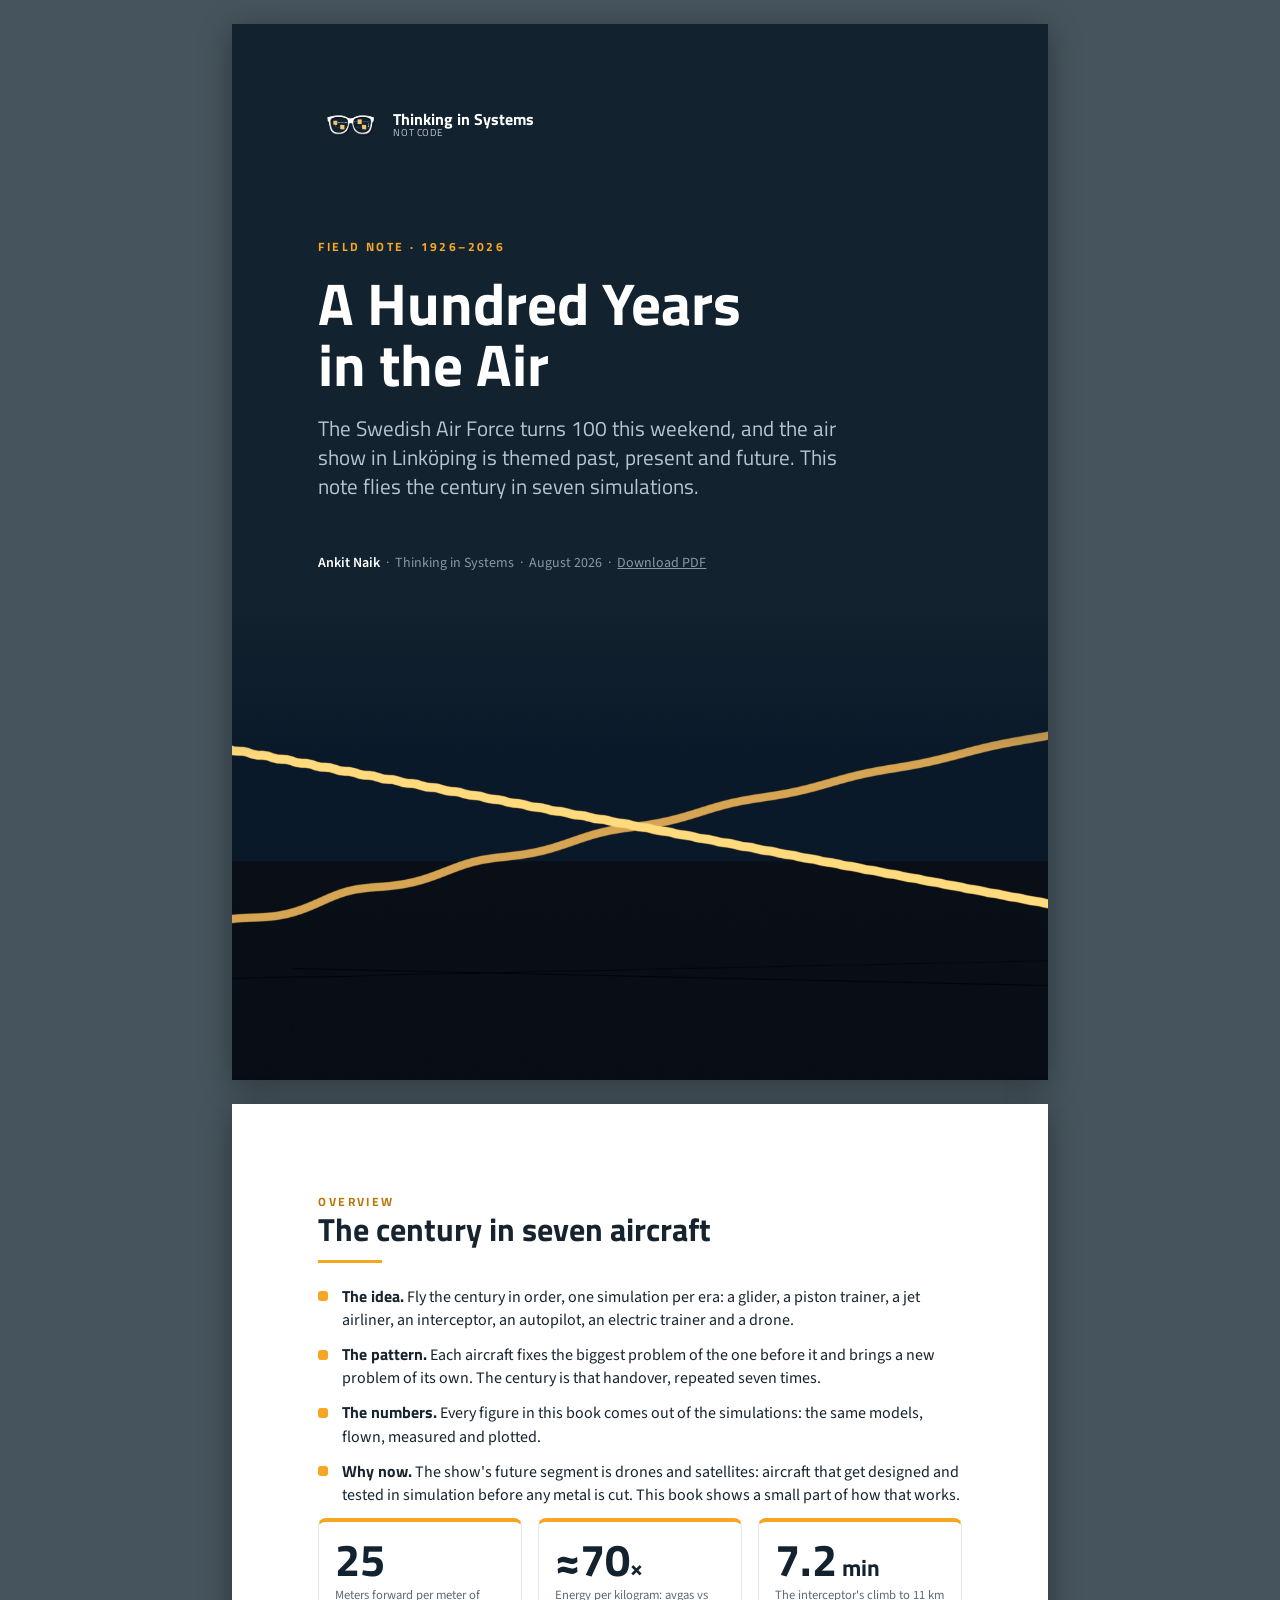
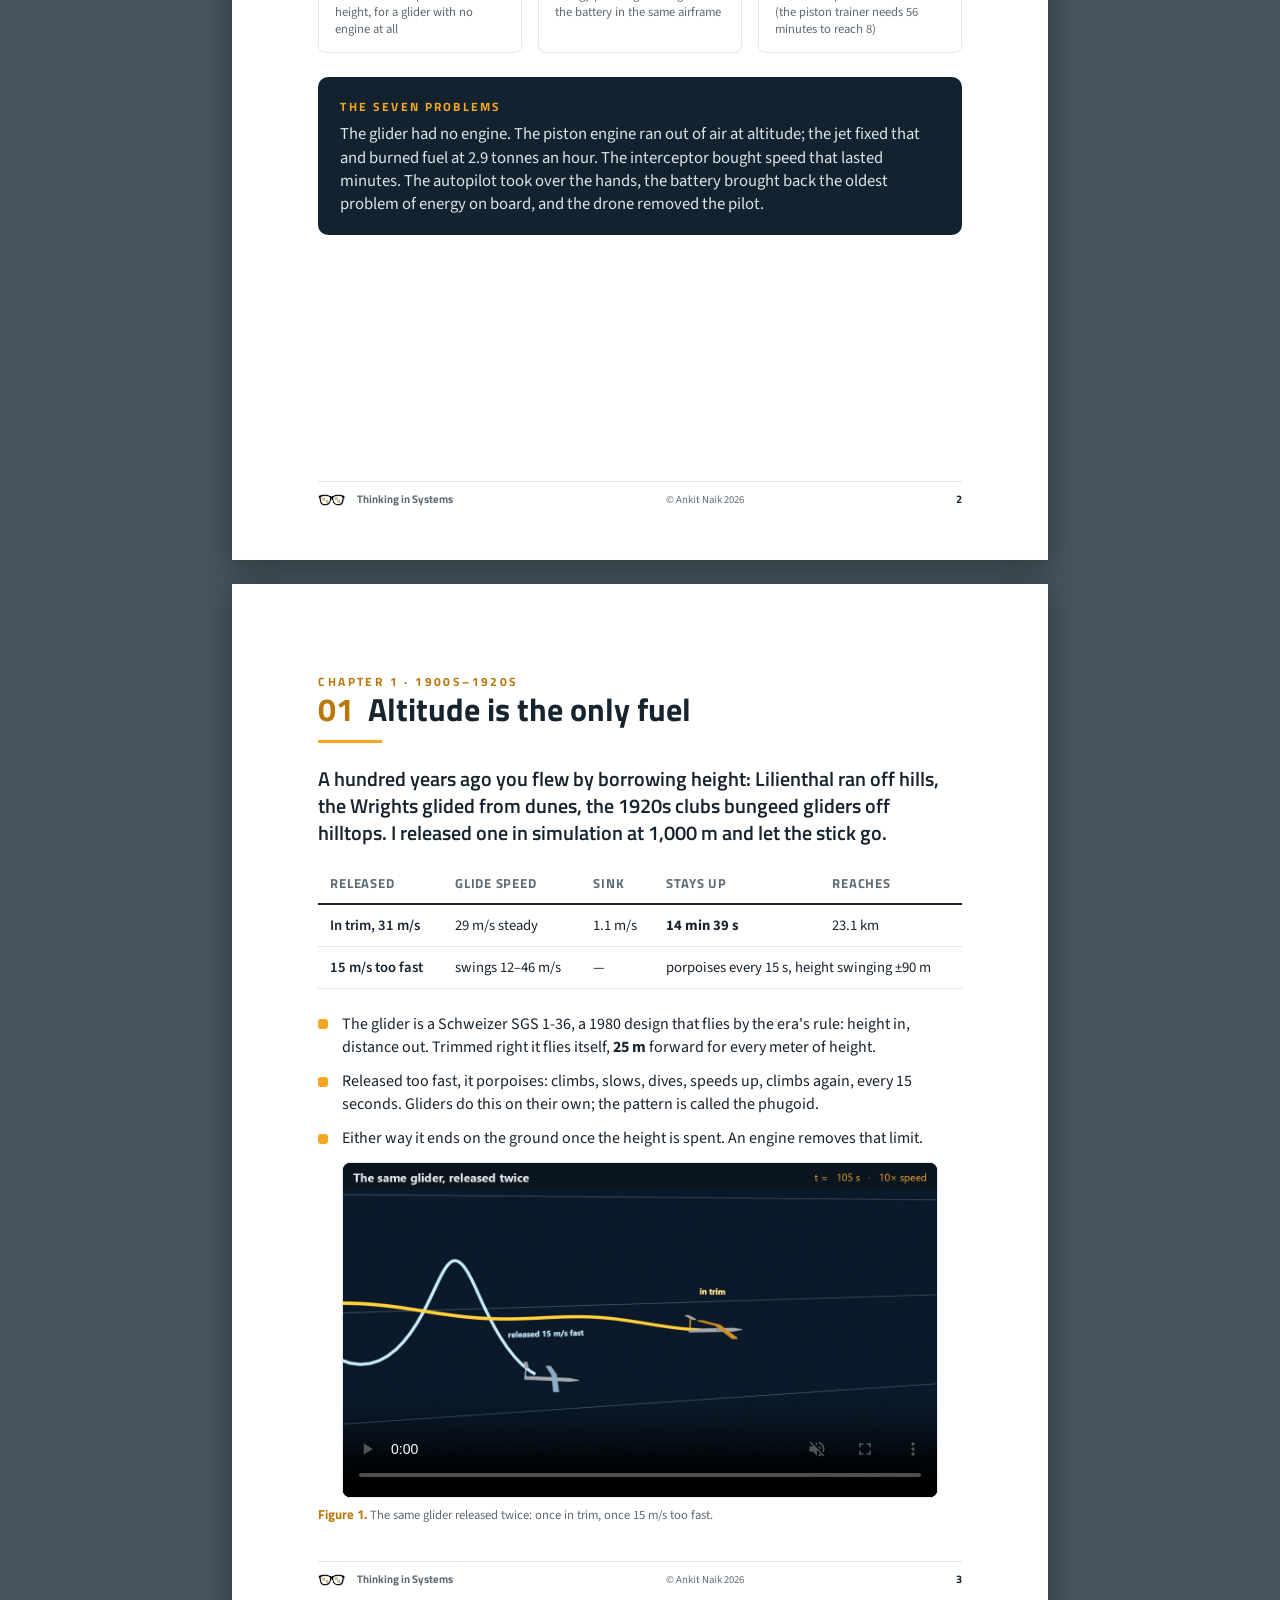
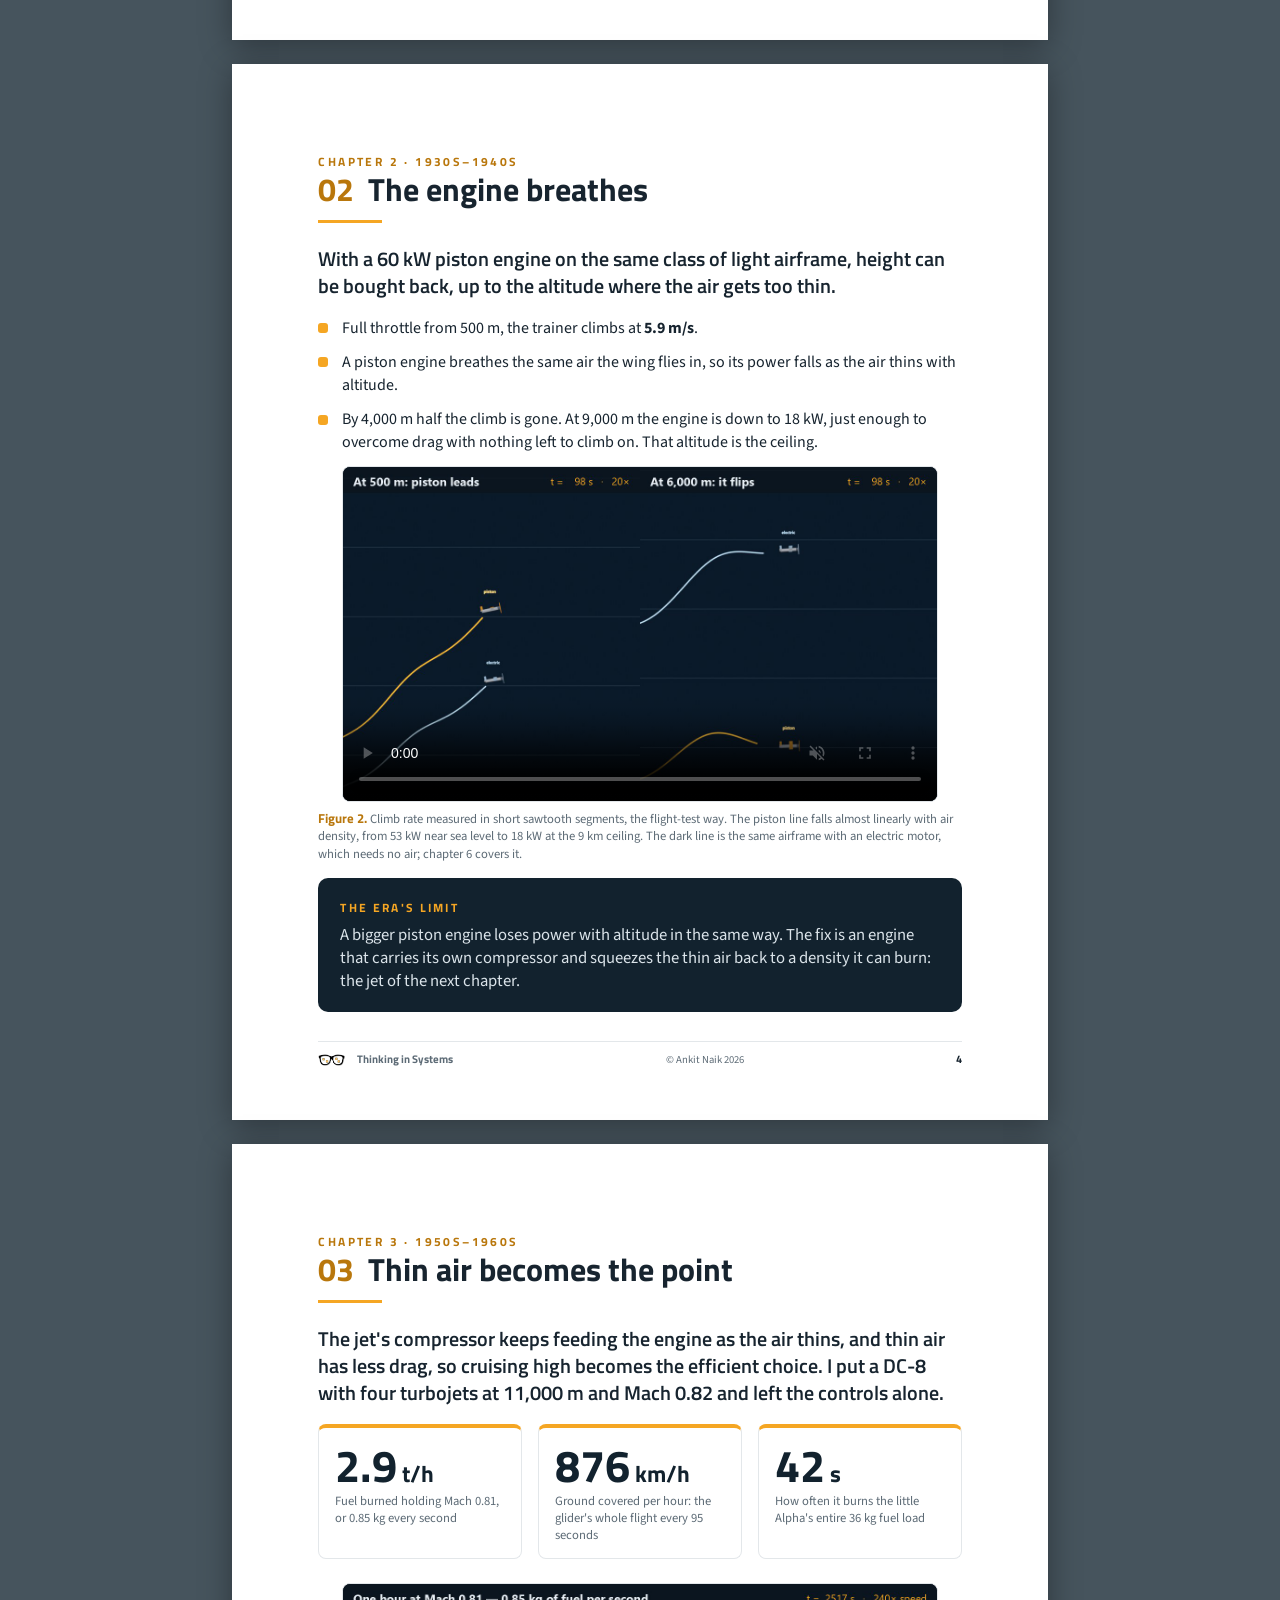
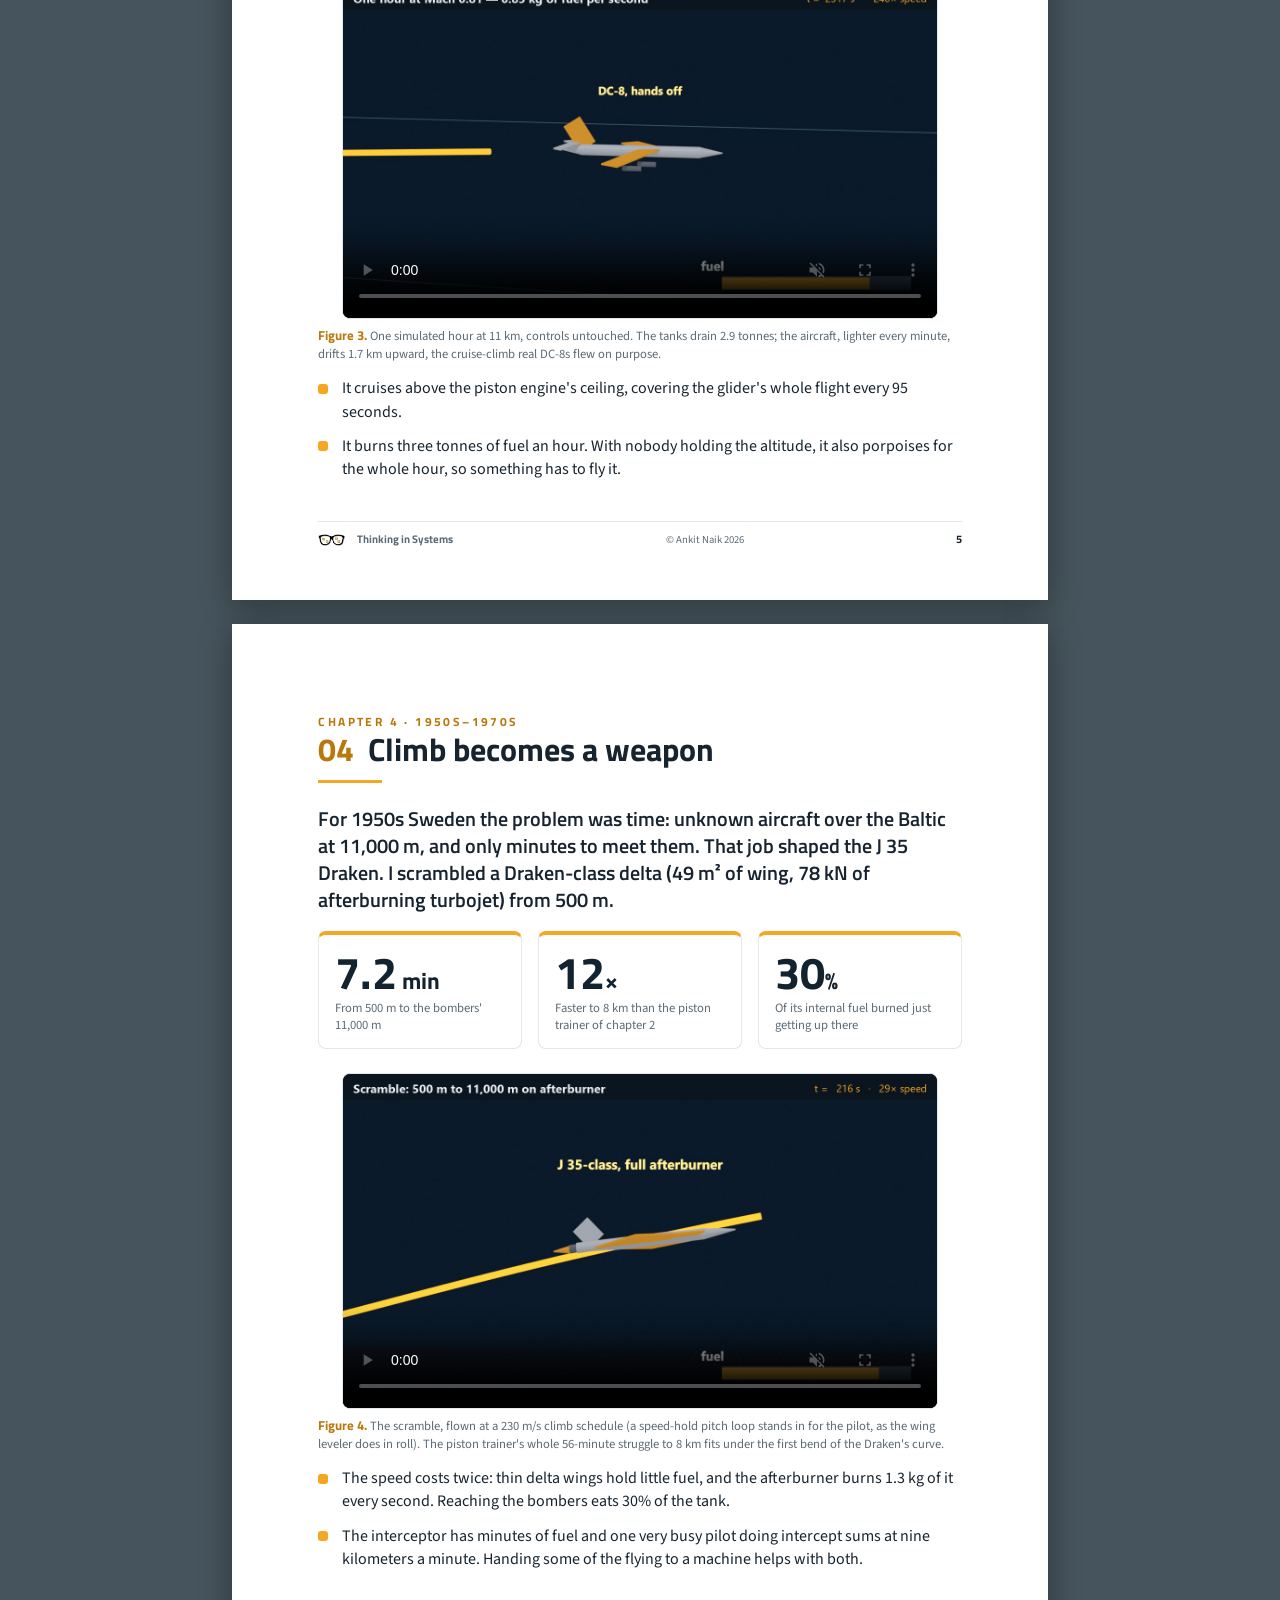
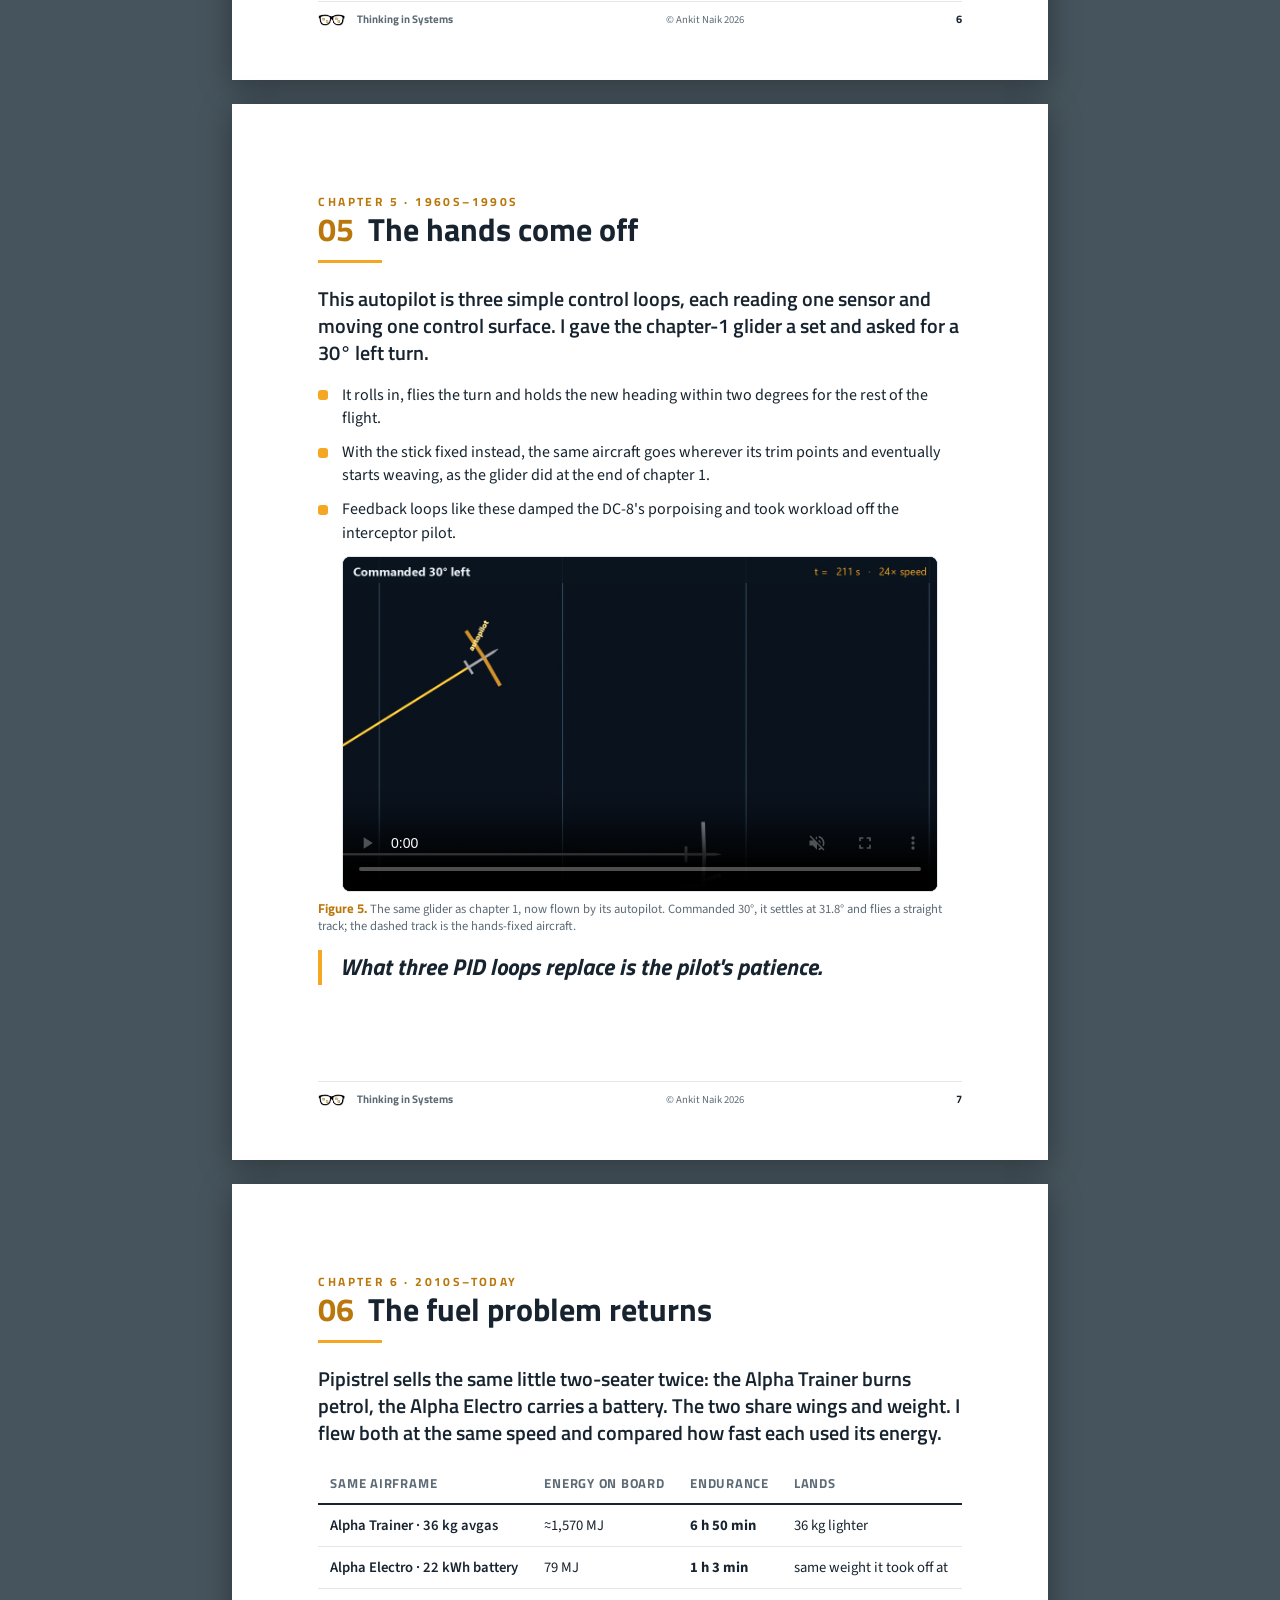
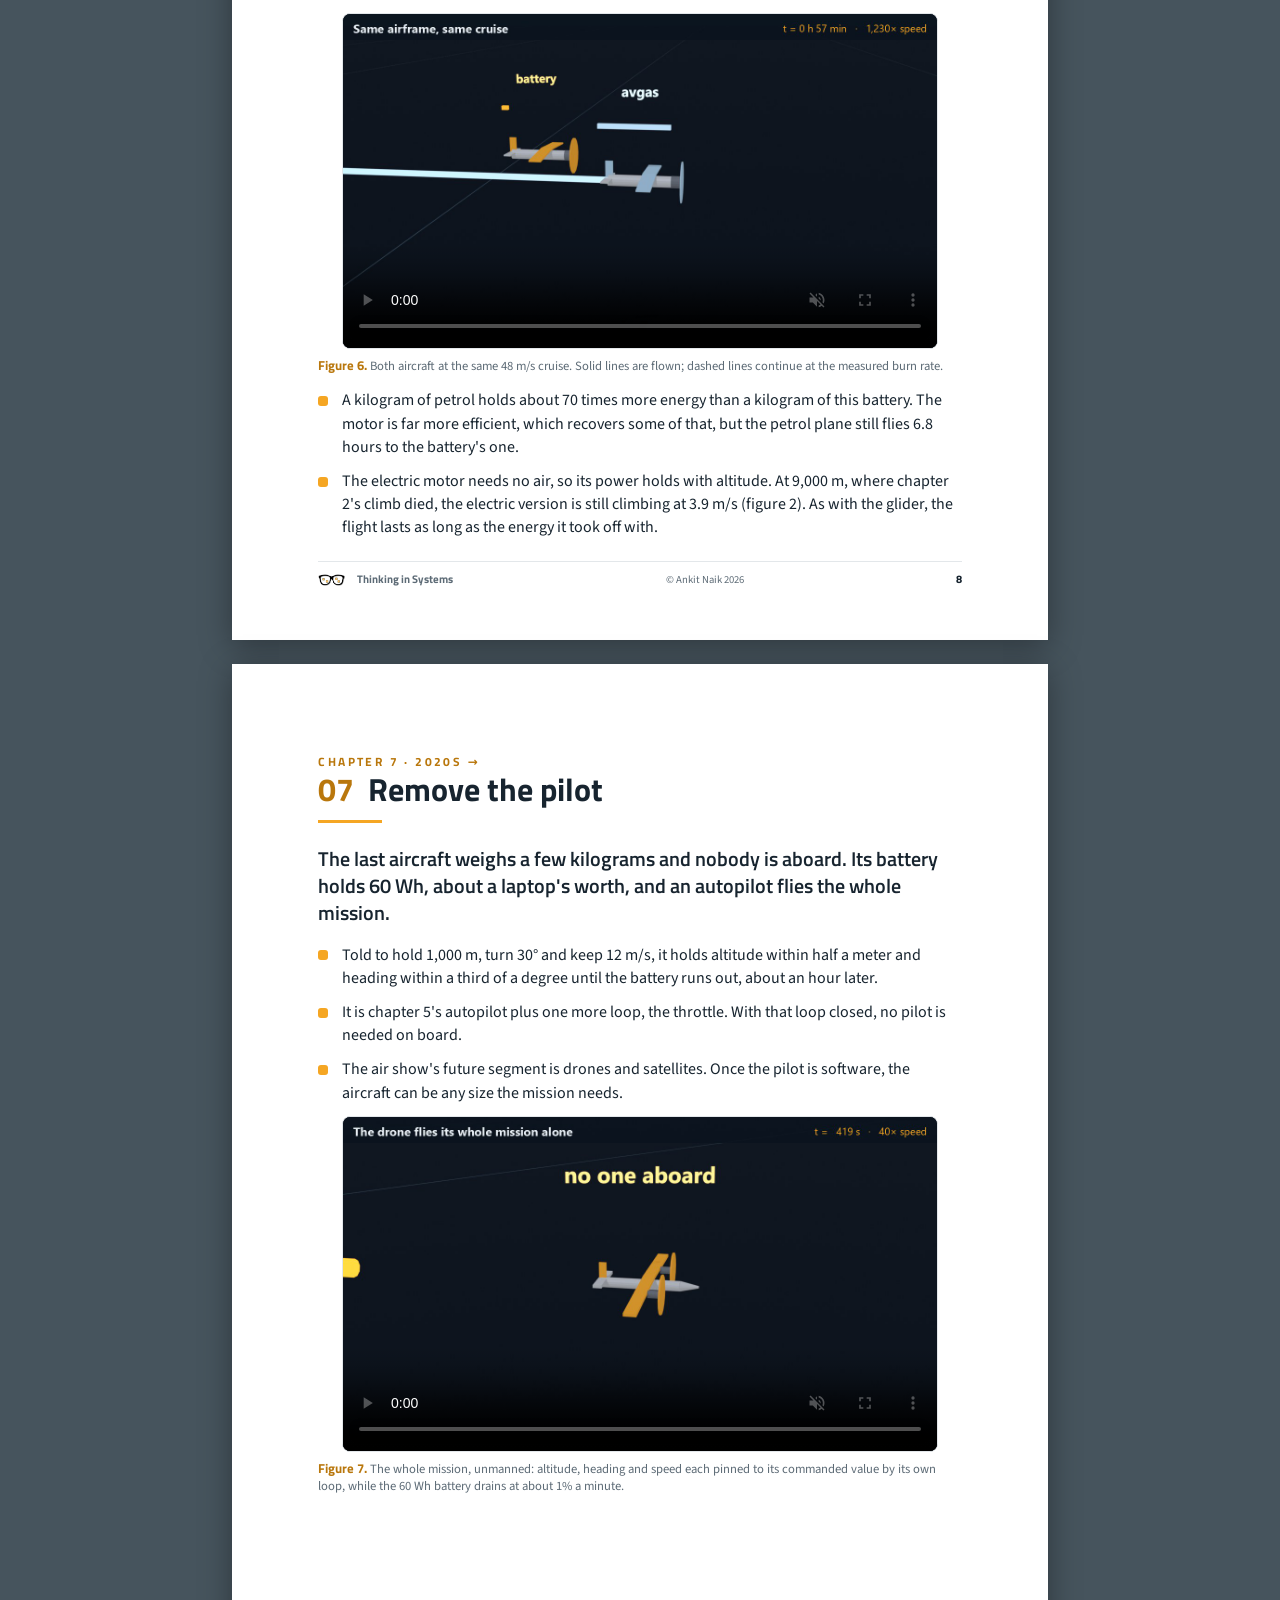
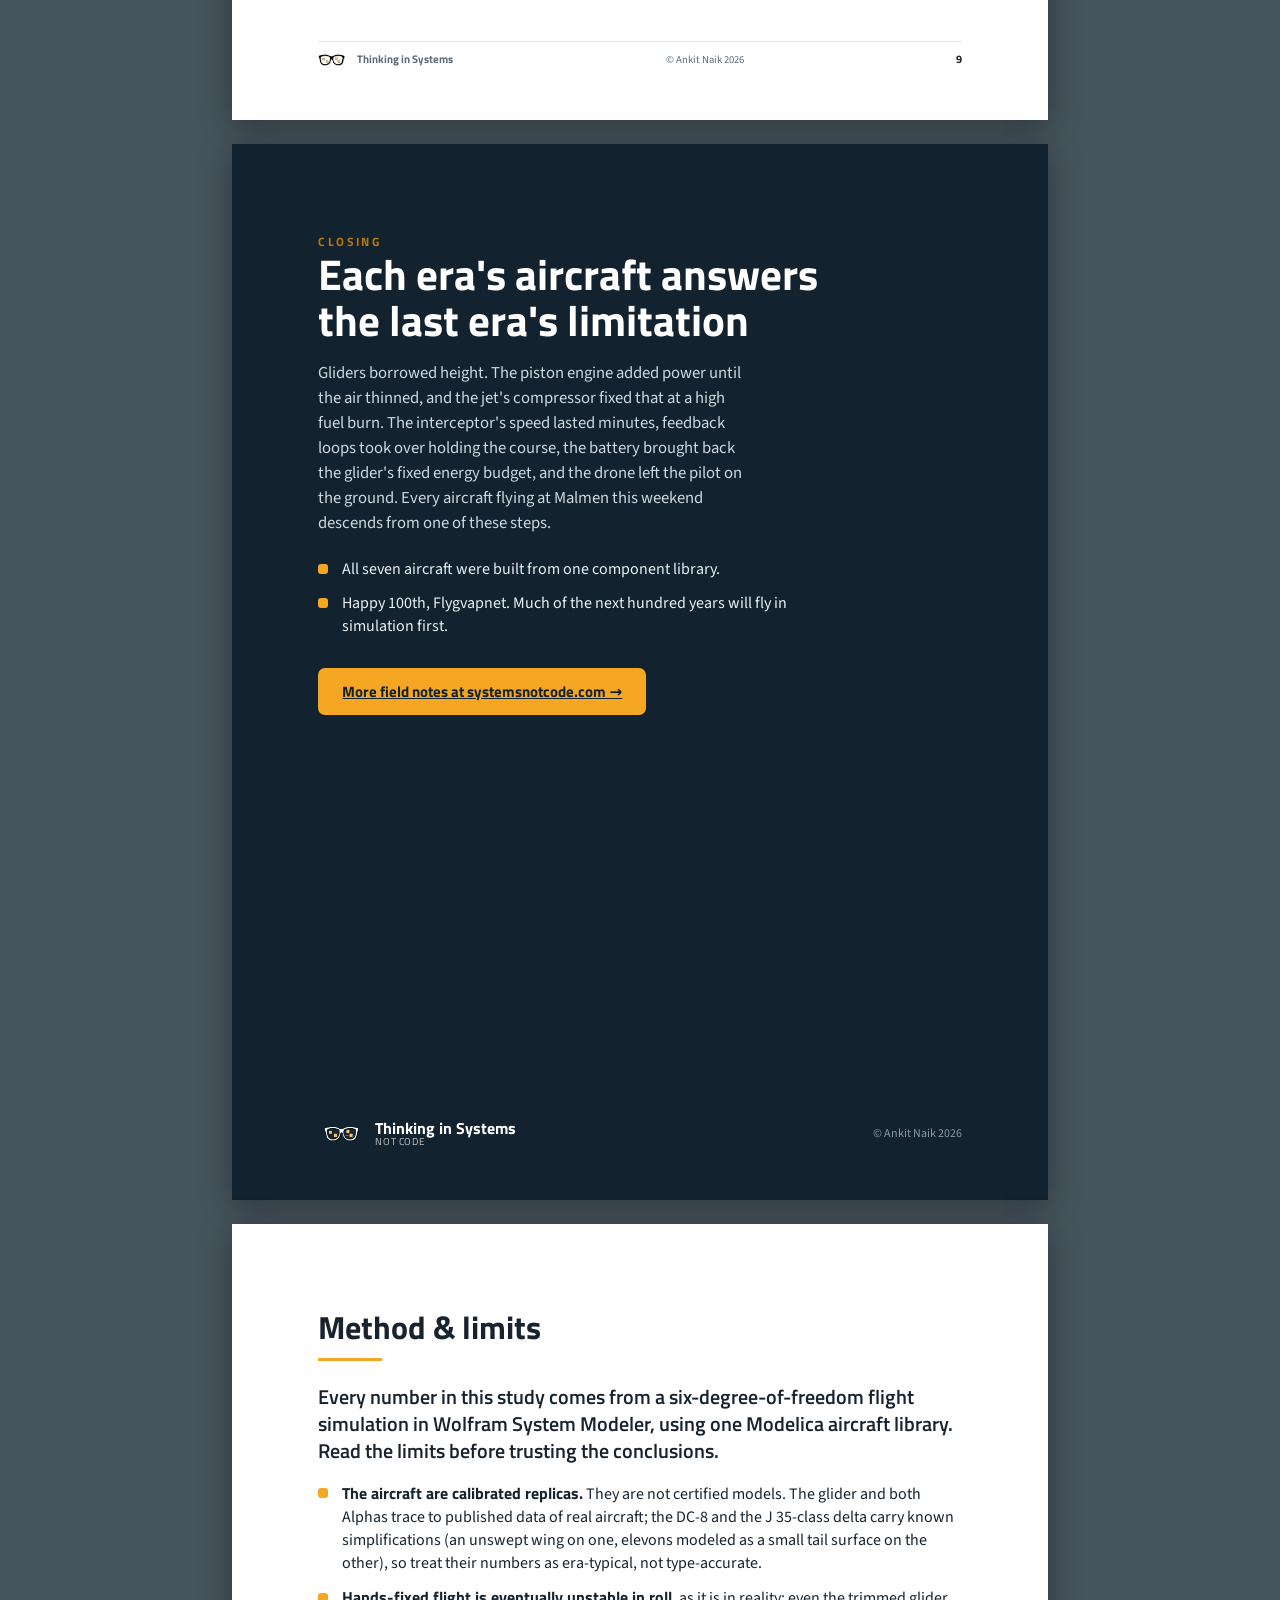
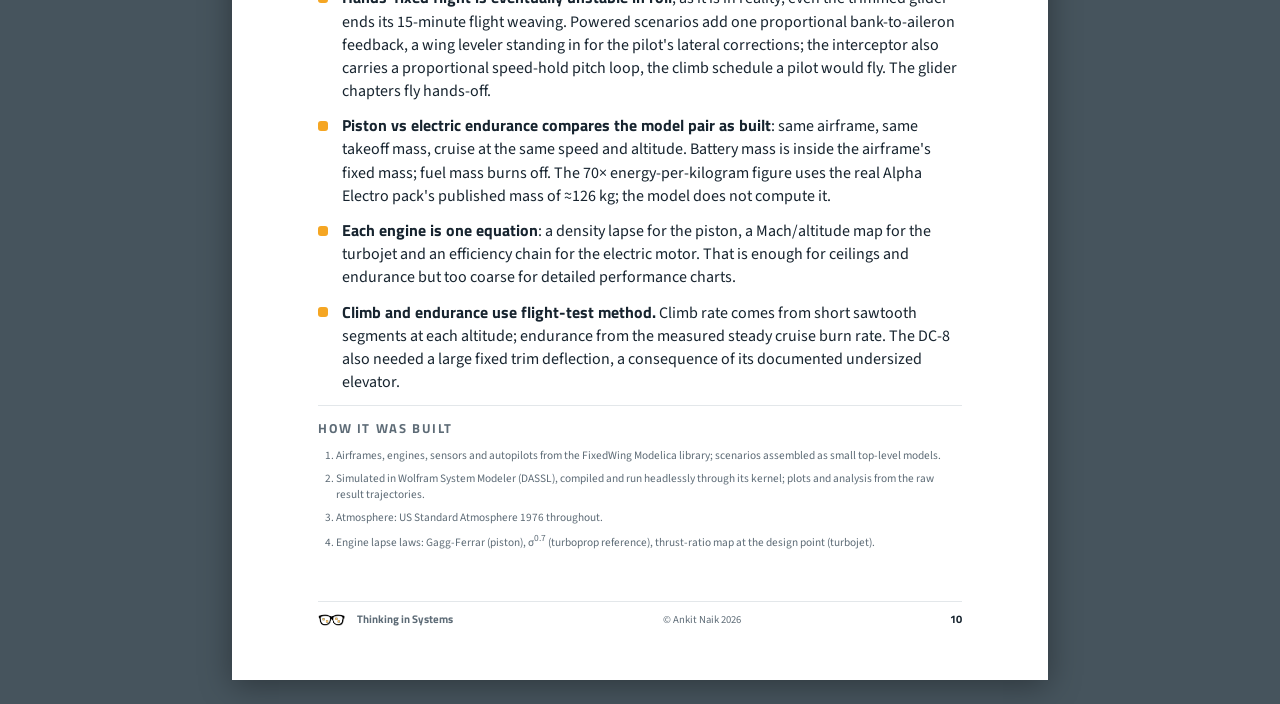
<file: ebooks/hundred-years-in-the-air.html>
<!DOCTYPE html>
<html lang="en">
<head>
<meta charset="utf-8">
<meta name="viewport" content="width=device-width, initial-scale=1">
<title>A Hundred Years in the Air — Thinking in Systems</title>
<link rel="preconnect" href="https://fonts.googleapis.com">
<link rel="preconnect" href="https://fonts.gstatic.com" crossorigin>
<link href="https://fonts.googleapis.com/css2?family=Titillium+Web:ital,wght@0,400;0,600;0,700;1,700&family=Source+Sans+3:ital,wght@0,400;0,600;0,700&display=swap" rel="stylesheet">
<link rel="stylesheet" href="styles.css">
<style>
/* Figures play on screen and print as the still (see cricket ebook). */
.fig-video { display:block; margin:0 auto; width:auto; height:auto;
             max-width:100%; max-height:3.5in;
             border-radius:8px; border:1px solid var(--line); background:#0f1620; }
.fig-still { display:none; }
@media print {
  .fig-video { display:none; }
  .fig-still { display:block; }
}
</style>
</head>
<body>

<!-- ===================== COVER ===================== -->
<section class="page cover has-hero">
  <div class="hero" style="background-image:url('figures/flight100-hero.png')"></div>
  <div class="inner">
    <div class="wordmark">
      <img src="assets/logo-dark.svg" alt="Thinking in Systems, Not Code">
      <span class="txt">Thinking in Systems<small>Not Code</small></span>
    </div>

    <div style="margin-top:1.0in">
      <span class="kicker">Field note &middot; 1926&ndash;2026</span>
      <h1>A Hundred Years<br>in the Air</h1>
      <p class="subtitle">The Swedish Air Force turns 100 this weekend, and the
      air show in Link&ouml;ping is themed past, present and future.
      This note flies the century in seven simulations.</p>
    </div>

    <div class="byline">
      <span class="name">Ankit Naik</span> &nbsp;&middot;&nbsp; Thinking in Systems &nbsp;&middot;&nbsp; August 2026
      &nbsp;&middot;&nbsp; <a href="hundred-years-in-the-air.pdf" download style="color:inherit">Download PDF</a>
    </div>
  </div>
</section>

<!-- ===================== TL;DR ===================== -->
<section class="page">
  <span class="kicker">Overview</span>
  <h1 class="section-title">The century in seven aircraft</h1>
  <hr class="rule">

  <ul class="tick">
    <li><strong>The idea.</strong> Fly the century in order, one simulation per era:
    a glider, a piston trainer, a jet airliner, an interceptor, an autopilot, an
    electric trainer and a drone.</li>
    <li><strong>The pattern.</strong> Each aircraft fixes the biggest problem of the
    one before it and brings a new problem of its own. The century is that handover,
    repeated seven times.</li>
    <li><strong>The numbers.</strong> Every figure in this book comes out of
    the simulations: the same models, flown, measured and plotted.</li>
    <li><strong>Why now.</strong> The show's future segment is drones and satellites:
    aircraft that get designed and tested in simulation before any metal is cut.
    This book shows a small part of how that works.</li>
  </ul>

  <div class="tiles">
    <div class="tile"><div class="num">25</div><div class="label">Meters forward per meter of height, for a glider with no engine at all</div></div>
    <div class="tile"><div class="num">&#8776;70<small>&times;</small></div><div class="label">Energy per kilogram: avgas vs the battery in the same airframe</div></div>
    <div class="tile"><div class="num">7.2<small>&nbsp;min</small></div><div class="label">The interceptor's climb to 11 km (the piston trainer needs 56 minutes to reach 8)</div></div>
  </div>

  <div class="callout">
    <span class="k">The seven problems</span>
    <p>The glider had no engine. The piston engine ran out of air at altitude; the
    jet fixed that and burned fuel at 2.9 tonnes an hour. The interceptor bought
    speed that lasted minutes. The autopilot took over the hands, the battery brought
    back the oldest problem of energy on board, and the drone removed the pilot.</p>
  </div>

  <div class="footer">
    <div class="wordmark"><img src="assets/logo.svg" alt=""><span class="txt">Thinking in Systems</span></div>
    <span>&copy; Ankit Naik 2026</span>
    <span class="page-no">2</span>
  </div>
</section>

<!-- ===================== CH 1: GLIDER ===================== -->
<section class="page">
  <span class="kicker">Chapter 1 &middot; 1900s&ndash;1920s</span>
  <h1 class="section-title"><span class="n">01</span> &nbsp;Altitude is the only fuel</h1>
  <hr class="rule">

  <p class="lead">A hundred years ago you flew by borrowing height: Lilienthal
  ran off hills, the Wrights glided from dunes, the 1920s clubs bungeed
  gliders off hilltops. I released one in simulation at 1,000 m and let the
  stick go.</p>

  <table class="tbl">
    <thead><tr><th>Released</th><th>Glide speed</th><th>Sink</th><th>Stays up</th><th>Reaches</th></tr></thead>
    <tbody>
      <tr><td>In trim, 31 m/s</td><td>29 m/s steady</td><td>1.1 m/s</td><td><b>14 min 39 s</b></td><td>23.1 km</td></tr>
      <tr><td>15 m/s too fast</td><td>swings 12&ndash;46 m/s</td><td>&mdash;</td><td colspan="2">porpoises every 15 s, height swinging &#177;90 m</td></tr>
    </tbody>
  </table>

  <ul class="tick">
    <li>The glider is a Schweizer SGS 1-36, a 1980 design that flies by the era's rule: height in, distance out. Trimmed right it flies itself, <b>25 m</b> forward for every meter of height.</li>
    <li>Released too fast, it porpoises: climbs, slows, dives, speeds up, climbs again, every 15 seconds. Gliders do this on their own; the pattern is called the phugoid.</li>
    <li>Either way it ends on the ground once the height is spent. An engine removes that limit.</li>
  </ul>

  <figure>
    <video class="fig-video" src="video/flight100-glide.mp4" poster="video/flight100-glide-poster.jpg"
           controls loop muted playsinline preload="metadata"></video>
    <img class="fig-still" src="figures/flight100-glide.png" alt="Trimmed glide vs phugoid release">
    <figcaption><b>Figure 1.</b> The same glider released twice: once in trim, once 15 m/s too fast.</figcaption>
  </figure>

  <div class="footer">
    <div class="wordmark"><img src="assets/logo.svg" alt=""><span class="txt">Thinking in Systems</span></div>
    <span>&copy; Ankit Naik 2026</span>
    <span class="page-no">3</span>
  </div>
</section>

<!-- ===================== CH 2: PISTON ===================== -->
<section class="page">
  <span class="kicker">Chapter 2 &middot; 1930s&ndash;1940s</span>
  <h1 class="section-title"><span class="n">02</span> &nbsp;The engine breathes</h1>
  <hr class="rule">

  <p class="lead">With a 60 kW piston engine on the same class of light airframe,
  height can be bought back, up to the altitude where the air gets too thin.</p>

  <ul class="tick">
    <li>Full throttle from 500 m, the trainer climbs at <b>5.9 m/s</b>.</li>
    <li>A piston engine breathes the same air the wing flies in, so its power falls as the air thins with altitude.</li>
    <li>By 4,000 m half the climb is gone. At 9,000 m the engine is down to 18 kW, just enough to overcome drag with nothing left to climb on. That altitude is the ceiling.</li>
  </ul>

  <figure>
    <video class="fig-video" src="video/flight100-climb.mp4" poster="video/flight100-climb-poster.jpg"
           controls loop muted playsinline preload="metadata"></video>
    <img class="fig-still" src="figures/flight100-climb.png" alt="Climb rate vs altitude, piston engine">
    <figcaption><b>Figure 2.</b> Climb rate measured in short sawtooth segments, the flight-test way. The piston line falls almost linearly with air density, from 53 kW near sea level to 18 kW at the 9 km ceiling. The dark line is the same airframe with an electric motor, which needs no air; chapter 6 covers it.</figcaption>
  </figure>

  <div class="callout">
    <span class="k">The era's limit</span>
    <p>A bigger piston engine loses power with altitude in the same way. The fix is
    an engine that carries its own compressor and squeezes the thin air back to a
    density it can burn: the jet of the next chapter.</p>
  </div>

  <div class="footer">
    <div class="wordmark"><img src="assets/logo.svg" alt=""><span class="txt">Thinking in Systems</span></div>
    <span>&copy; Ankit Naik 2026</span>
    <span class="page-no">4</span>
  </div>
</section>

<!-- ===================== CH 3: JET ===================== -->
<section class="page">
  <span class="kicker">Chapter 3 &middot; 1950s&ndash;1960s</span>
  <h1 class="section-title"><span class="n">03</span> &nbsp;Thin air becomes the point</h1>
  <hr class="rule">

  <p class="lead">The jet's compressor keeps feeding the engine as the air thins,
  and thin air has less drag, so cruising high becomes the efficient choice. I put a DC-8 with four turbojets at 11,000 m and Mach 0.82 and
  left the controls alone.</p>

  <div class="tiles">
    <div class="tile"><div class="num">2.9<small>&nbsp;t/h</small></div><div class="label">Fuel burned holding Mach 0.81, or 0.85 kg every second</div></div>
    <div class="tile"><div class="num">876<small>&nbsp;km/h</small></div><div class="label">Ground covered per hour: the glider's whole flight every 95 seconds</div></div>
    <div class="tile"><div class="num">42<small>&nbsp;s</small></div><div class="label">How often it burns the little Alpha's entire 36 kg fuel load</div></div>
  </div>

  <figure>
    <video class="fig-video" src="video/flight100-dc8.mp4" poster="video/flight100-dc8-poster.jpg"
           controls loop muted playsinline preload="metadata"></video>
    <img class="fig-still" src="figures/flight100-dc8.png" alt="DC-8 hands-fixed cruise">
    <figcaption><b>Figure 3.</b> One simulated hour at 11 km, controls untouched. The tanks drain 2.9 tonnes; the aircraft, lighter every minute, drifts 1.7 km upward, the cruise-climb real DC-8s flew on purpose.</figcaption>
  </figure>

  <ul class="tick">
    <li>It cruises above the piston engine's ceiling, covering the glider's whole flight every 95 seconds.</li>
    <li>It burns three tonnes of fuel an hour. With nobody holding the altitude, it also porpoises for the whole hour, so something has to fly it.</li>
  </ul>

  <div class="footer">
    <div class="wordmark"><img src="assets/logo.svg" alt=""><span class="txt">Thinking in Systems</span></div>
    <span>&copy; Ankit Naik 2026</span>
    <span class="page-no">5</span>
  </div>
</section>

<!-- ===================== CH 4: INTERCEPTOR ===================== -->
<section class="page">
  <span class="kicker">Chapter 4 &middot; 1950s&ndash;1970s</span>
  <h1 class="section-title"><span class="n">04</span> &nbsp;Climb becomes a weapon</h1>
  <hr class="rule">

  <p class="lead">For 1950s Sweden the problem was time: unknown aircraft over
  the Baltic at 11,000 m, and only minutes to meet them. That job shaped the
  J&nbsp;35 Draken. I scrambled a Draken-class delta (49 m&sup2; of wing,
  78 kN of afterburning turbojet) from 500 m.</p>

  <div class="tiles">
    <div class="tile"><div class="num">7.2<small>&nbsp;min</small></div><div class="label">From 500 m to the bombers' 11,000 m</div></div>
    <div class="tile"><div class="num">12<small>&times;</small></div><div class="label">Faster to 8 km than the piston trainer of chapter 2</div></div>
    <div class="tile"><div class="num">30<small>%</small></div><div class="label">Of its internal fuel burned just getting up there</div></div>
  </div>

  <figure>
    <video class="fig-video" src="video/flight100-draken.mp4" poster="video/flight100-draken-poster.jpg"
           controls loop muted playsinline preload="metadata"></video>
    <img class="fig-still" src="figures/flight100-draken.png" alt="Scramble climb vs the piston trainer">
    <figcaption><b>Figure 4.</b> The scramble, flown at a 230 m/s climb schedule
    (a speed-hold pitch loop stands in for the pilot, as the wing leveler does in
    roll). The piston trainer's whole 56-minute struggle to 8 km fits under the
    first bend of the Draken's curve.</figcaption>
  </figure>

  <ul class="tick">
    <li>The speed costs twice: thin delta wings hold little fuel, and the afterburner burns 1.3 kg of it every second. Reaching the bombers eats 30% of the tank.</li>
    <li>The interceptor has minutes of fuel and one very busy pilot doing intercept sums at nine kilometers a minute. Handing some of the flying to a machine helps with both.</li>
  </ul>

  <div class="footer">
    <div class="wordmark"><img src="assets/logo.svg" alt=""><span class="txt">Thinking in Systems</span></div>
    <span>&copy; Ankit Naik 2026</span>
    <span class="page-no">6</span>
  </div>
</section>

<!-- ===================== CH 4: AUTOPILOT ===================== -->
<section class="page">
  <span class="kicker">Chapter 5 &middot; 1960s&ndash;1990s</span>
  <h1 class="section-title"><span class="n">05</span> &nbsp;The hands come off</h1>
  <hr class="rule">

  <p class="lead">This autopilot is three simple
  control loops, each reading one sensor and moving one control surface. I gave
  the chapter-1 glider a set and asked for a 30&deg; left turn.</p>

  <ul class="tick">
    <li>It rolls in, flies the turn and holds the new heading within two degrees for the rest of the flight.</li>
    <li>With the stick fixed instead, the same aircraft goes wherever its trim points and eventually starts weaving, as the glider did at the end of chapter 1.</li>
    <li>Feedback loops like these damped the DC-8's porpoising and took workload off the interceptor pilot.</li>
  </ul>

  <figure>
    <video class="fig-video" src="video/flight100-autopilot.mp4" poster="video/flight100-autopilot-poster.jpg"
           controls loop muted playsinline preload="metadata"></video>
    <img class="fig-still" src="figures/flight100-autopilot.png" alt="Hands-off vs autopilot">
    <figcaption><b>Figure 5.</b> The same glider as chapter 1, now flown by its autopilot. Commanded 30&deg;, it settles at 31.8&deg; and flies a straight track; the dashed track is the hands-fixed aircraft.</figcaption>
  </figure>

  <div class="pullquote">
    What three PID loops replace is the pilot's <em>patience</em>.
  </div>

  <div class="footer">
    <div class="wordmark"><img src="assets/logo.svg" alt=""><span class="txt">Thinking in Systems</span></div>
    <span>&copy; Ankit Naik 2026</span>
    <span class="page-no">7</span>
  </div>
</section>

<!-- ===================== CH 5: ELECTRIC ===================== -->
<section class="page">
  <span class="kicker">Chapter 6 &middot; 2010s&ndash;today</span>
  <h1 class="section-title"><span class="n">06</span> &nbsp;The fuel problem returns</h1>
  <hr class="rule">

  <p class="lead">Pipistrel sells the same little two-seater twice: the Alpha
  Trainer burns petrol, the Alpha Electro carries a battery. The two share wings and
  weight. I flew both at the same speed and compared how fast each used its energy.</p>

  <table class="tbl">
    <thead><tr><th>Same airframe</th><th>Energy on board</th><th>Endurance</th><th>Lands</th></tr></thead>
    <tbody>
      <tr><td>Alpha Trainer &middot; 36 kg avgas</td><td>&#8776;1,570 MJ</td><td><b>6 h 50 min</b></td><td>36 kg lighter</td></tr>
      <tr><td>Alpha Electro &middot; 22 kWh battery</td><td>79 MJ</td><td><b>1 h 3 min</b></td><td>same weight it took off at</td></tr>
    </tbody>
  </table>

  <figure>
    <video class="fig-video" src="video/flight100-electric.mp4" poster="video/flight100-electric-poster.jpg"
           controls loop muted playsinline preload="metadata"></video>
    <img class="fig-still" src="figures/flight100-electric.png" alt="Endurance comparison, avgas vs battery">
    <figcaption><b>Figure 6.</b> Both aircraft at the same 48 m/s cruise. Solid lines are flown; dashed lines continue at the measured burn rate.</figcaption>
  </figure>

  <ul class="tick">
    <li>A kilogram of petrol holds about 70 times more energy than a kilogram of this battery. The motor is far more efficient, which recovers some of that, but the petrol plane still flies 6.8 hours to the battery's one.</li>
    <li>The electric motor needs no air, so its power holds with altitude. At 9,000 m, where chapter 2's climb died, the electric version is still climbing at 3.9 m/s (figure 2). As with the glider, the flight lasts as long as the energy it took off with.</li>
  </ul>

  <div class="footer">
    <div class="wordmark"><img src="assets/logo.svg" alt=""><span class="txt">Thinking in Systems</span></div>
    <span>&copy; Ankit Naik 2026</span>
    <span class="page-no">8</span>
  </div>
</section>

<!-- ===================== CH 6: DRONE ===================== -->
<section class="page">
  <span class="kicker">Chapter 7 &middot; 2020s &rarr;</span>
  <h1 class="section-title"><span class="n">07</span> &nbsp;Remove the pilot</h1>
  <hr class="rule">

  <p class="lead">The last aircraft weighs a few kilograms and nobody is aboard.
  Its battery holds 60 Wh, about a laptop's worth, and an autopilot
  flies the whole mission.</p>

  <ul class="tick">
    <li>Told to hold 1,000 m, turn 30&deg; and keep 12 m/s, it holds altitude within half a meter and heading within a third of a degree until the battery runs out, about an hour later.</li>
    <li>It is chapter 5's autopilot plus one more loop, the throttle. With that loop closed, no pilot is needed on board.</li>
    <li>The air show's future segment is drones and satellites. Once the pilot is software, the aircraft can be any size the mission needs.</li>
  </ul>

  <figure>
    <video class="fig-video" src="video/flight100-drone.mp4" poster="video/flight100-drone-poster.jpg"
           controls loop muted playsinline preload="metadata"></video>
    <img class="fig-still" src="figures/flight100-drone.png" alt="Autonomous mission">
    <figcaption><b>Figure 7.</b> The whole mission, unmanned: altitude, heading and speed each pinned to its commanded value by its own loop, while the 60 Wh battery drains at about 1% a minute.</figcaption>
  </figure>

  <div class="footer">
    <div class="wordmark"><img src="assets/logo.svg" alt=""><span class="txt">Thinking in Systems</span></div>
    <span>&copy; Ankit Naik 2026</span>
    <span class="page-no">9</span>
  </div>
</section>

<!-- ===================== CLOSING ===================== -->
<section class="page closing">
  <div style="max-width:82%">
    <span class="kicker">Closing</span>
    <h1>Each era's aircraft answers<br>the last era's limitation</h1>
    <p>Gliders borrowed height. The piston engine added power until the air thinned,
    and the jet's compressor fixed that at a high fuel burn. The interceptor's speed
    lasted minutes, feedback loops took over holding the course, the battery brought
    back the glider's fixed energy budget, and the drone left the pilot on the ground.
    Every aircraft flying at Malmen this weekend descends from one of these steps.</p>
  </div>

  <ul class="tick" style="max-width:84%; margin-top:22px">
    <li>All seven aircraft were built from one component library.</li>
    <li>Happy 100th, Flygvapnet. Much of the next hundred years will fly in simulation first.</li>
  </ul>

  <div style="margin-top:26px"><a class="cta" href="https://www.systemsnotcode.com/#work">More field notes at systemsnotcode.com &rarr;</a></div>

  <div class="foot">
    <div class="wordmark"><img src="assets/logo-dark.svg" alt=""><span class="txt">Thinking in Systems<small>Not Code</small></span></div>
    <span>&copy; Ankit Naik 2026</span>
  </div>
</section>

<!-- ===================== METHOD & LIMITS ===================== -->
<section class="page">
  <h1 class="section-title">Method &amp; limits</h1>
  <hr class="rule">

  <p class="lead">Every number in this study comes from a six-degree-of-freedom
  flight simulation in Wolfram System Modeler, using one Modelica aircraft
  library. Read the limits before trusting the conclusions.</p>

  <ul class="tick">
    <li><strong>The aircraft are calibrated replicas.</strong> They are not certified models. The glider and both Alphas trace to published data of real aircraft; the DC-8 and the J&nbsp;35-class delta carry known simplifications (an unswept wing on one, elevons modeled as a small tail surface on the other), so treat their numbers as era-typical, not type-accurate.</li>
    <li><strong>Hands-fixed flight is eventually unstable in roll</strong>, as it is in reality; even the trimmed glider ends its 15-minute flight weaving. Powered scenarios add one proportional bank-to-aileron feedback, a wing leveler standing in for the pilot's lateral corrections; the interceptor also carries a proportional speed-hold pitch loop, the climb schedule a pilot would fly. The glider chapters fly hands-off.</li>
    <li><strong>Piston vs electric endurance compares the model pair as built</strong>: same airframe, same takeoff mass, cruise at the same speed and altitude. Battery mass is inside the airframe's fixed mass; fuel mass burns off. The 70&times; energy-per-kilogram figure uses the real Alpha Electro pack's published mass of &#8776;126 kg; the model does not compute it.</li>
    <li><strong>Each engine is one equation</strong>: a density lapse for the piston, a Mach/altitude map for the turbojet and an efficiency chain for the electric motor. That is enough for ceilings and endurance but too coarse for detailed performance charts.</li>
    <li><strong>Climb and endurance use flight-test method.</strong> Climb rate comes from short sawtooth segments at each altitude; endurance from the measured steady cruise burn rate. The DC-8 also needed a large fixed trim deflection, a consequence of its documented undersized elevator.</li>
  </ul>

  <div class="notes">
    <h3>How it was built</h3>
    <ol>
      <li>Airframes, engines, sensors and autopilots from the FixedWing Modelica library; scenarios assembled as small top-level models.</li>
      <li>Simulated in Wolfram System Modeler (DASSL), compiled and run headlessly through its kernel; plots and analysis from the raw result trajectories.</li>
      <li>Atmosphere: US Standard Atmosphere 1976 throughout.</li>
      <li>Engine lapse laws: Gagg-Ferrar (piston), &sigma;<sup>0.7</sup> (turboprop reference), thrust-ratio map at the design point (turbojet).</li>
    </ol>
  </div>

  <div class="footer">
    <div class="wordmark"><img src="assets/logo.svg" alt=""><span class="txt">Thinking in Systems</span></div>
    <span>&copy; Ankit Naik 2026</span>
    <span class="page-no">10</span>
  </div>
</section>

</body>
</html>
</file>
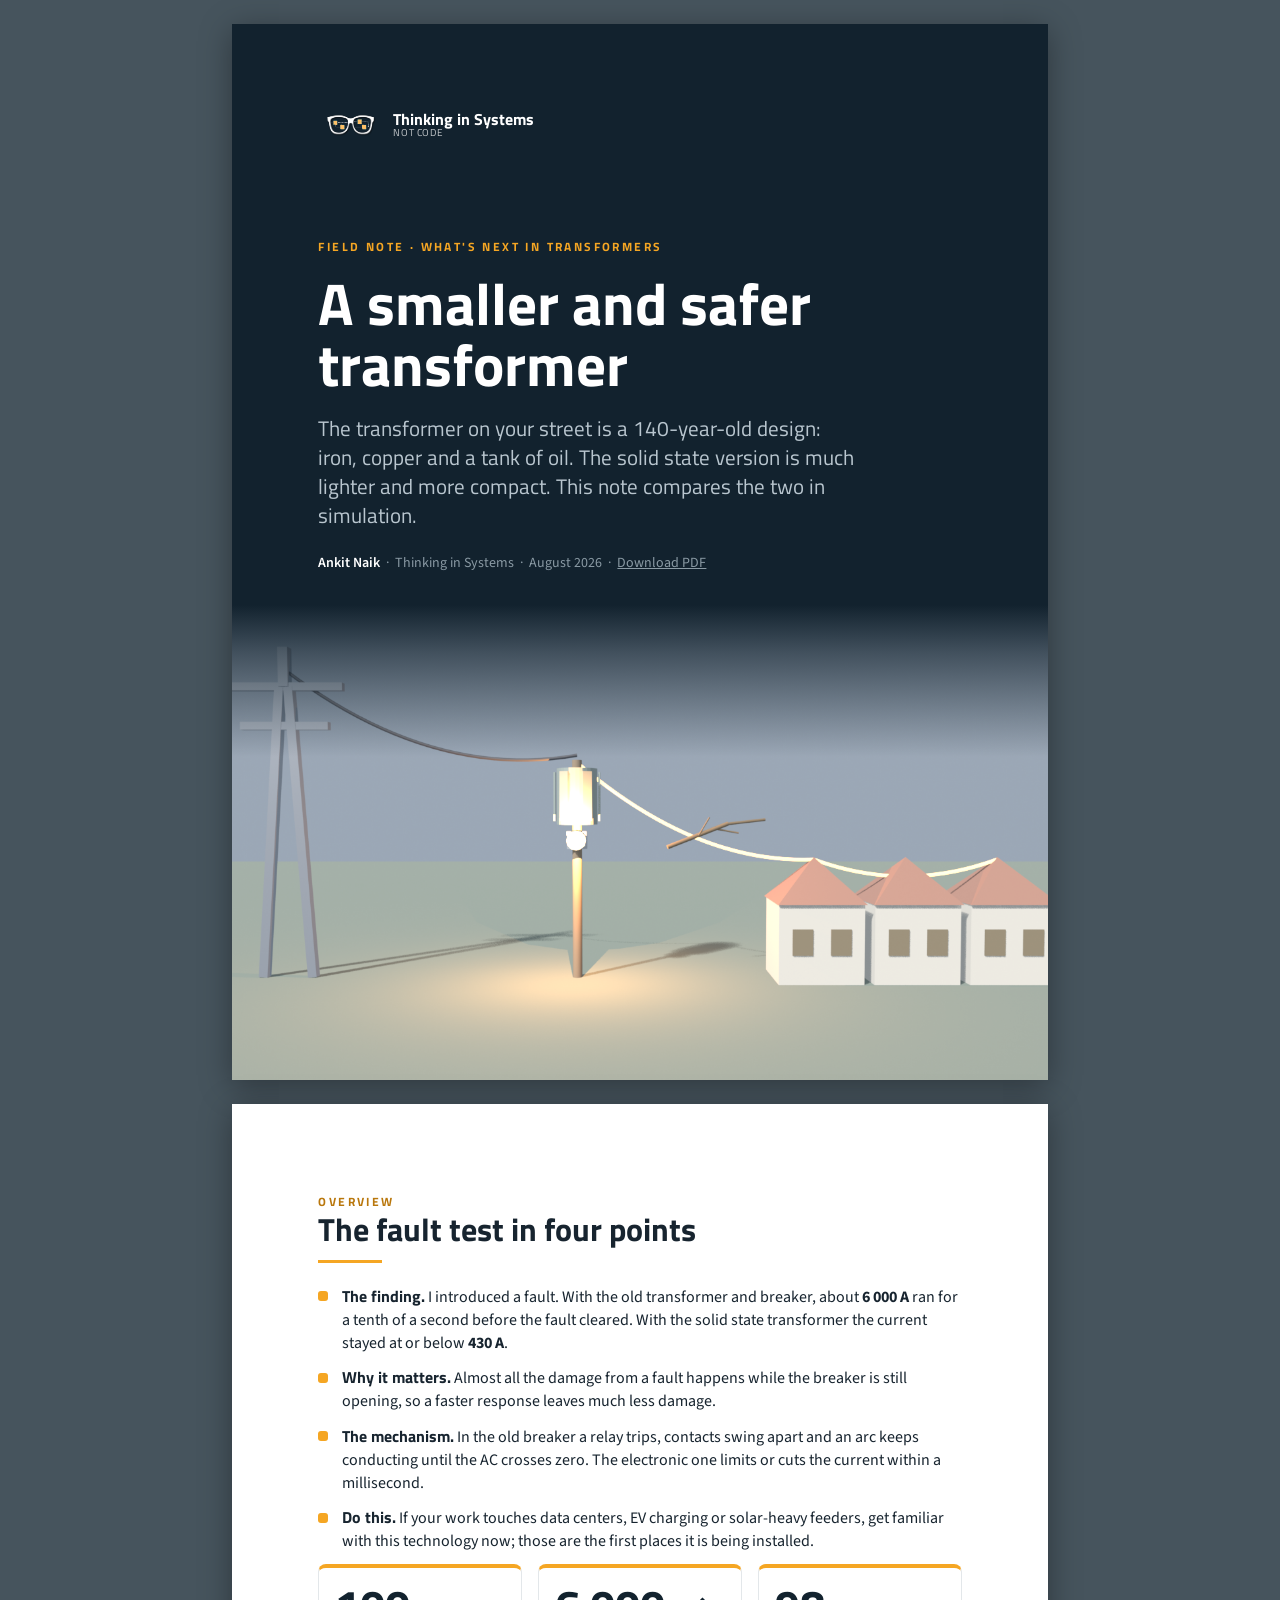
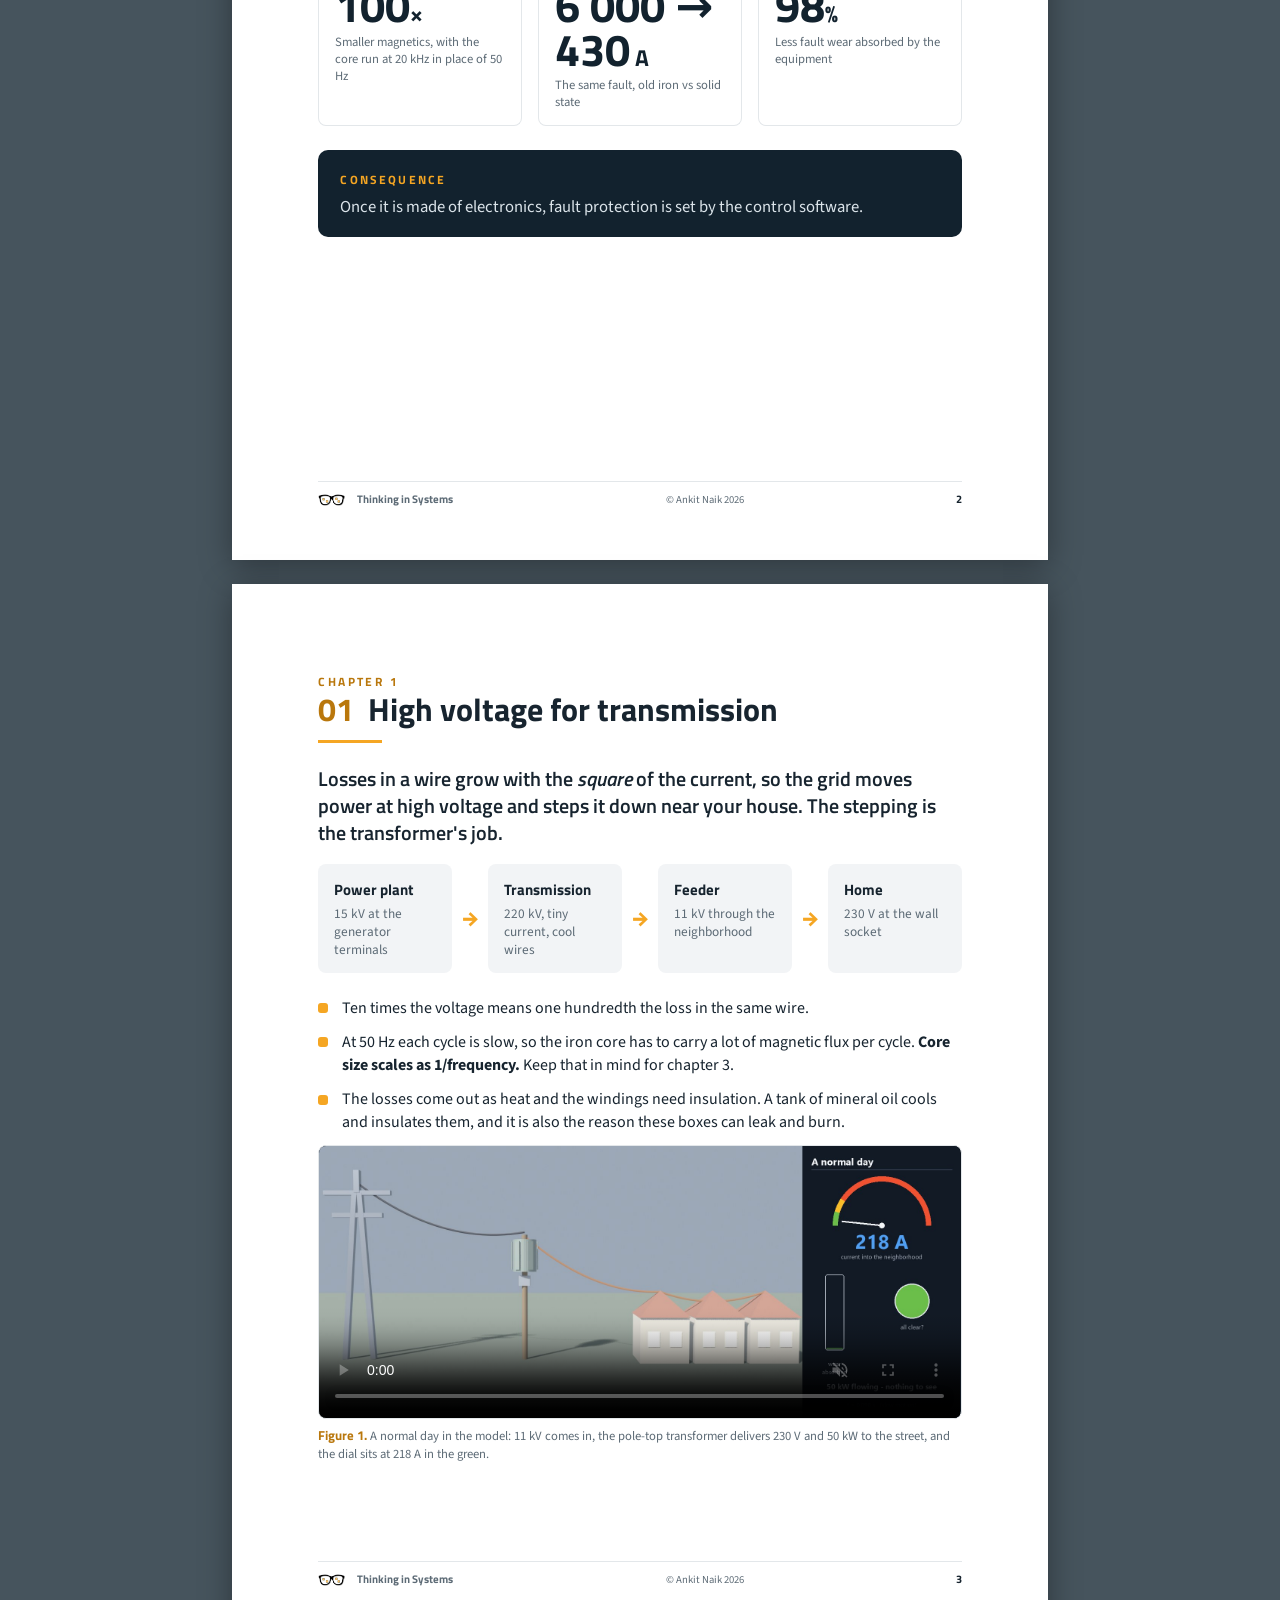
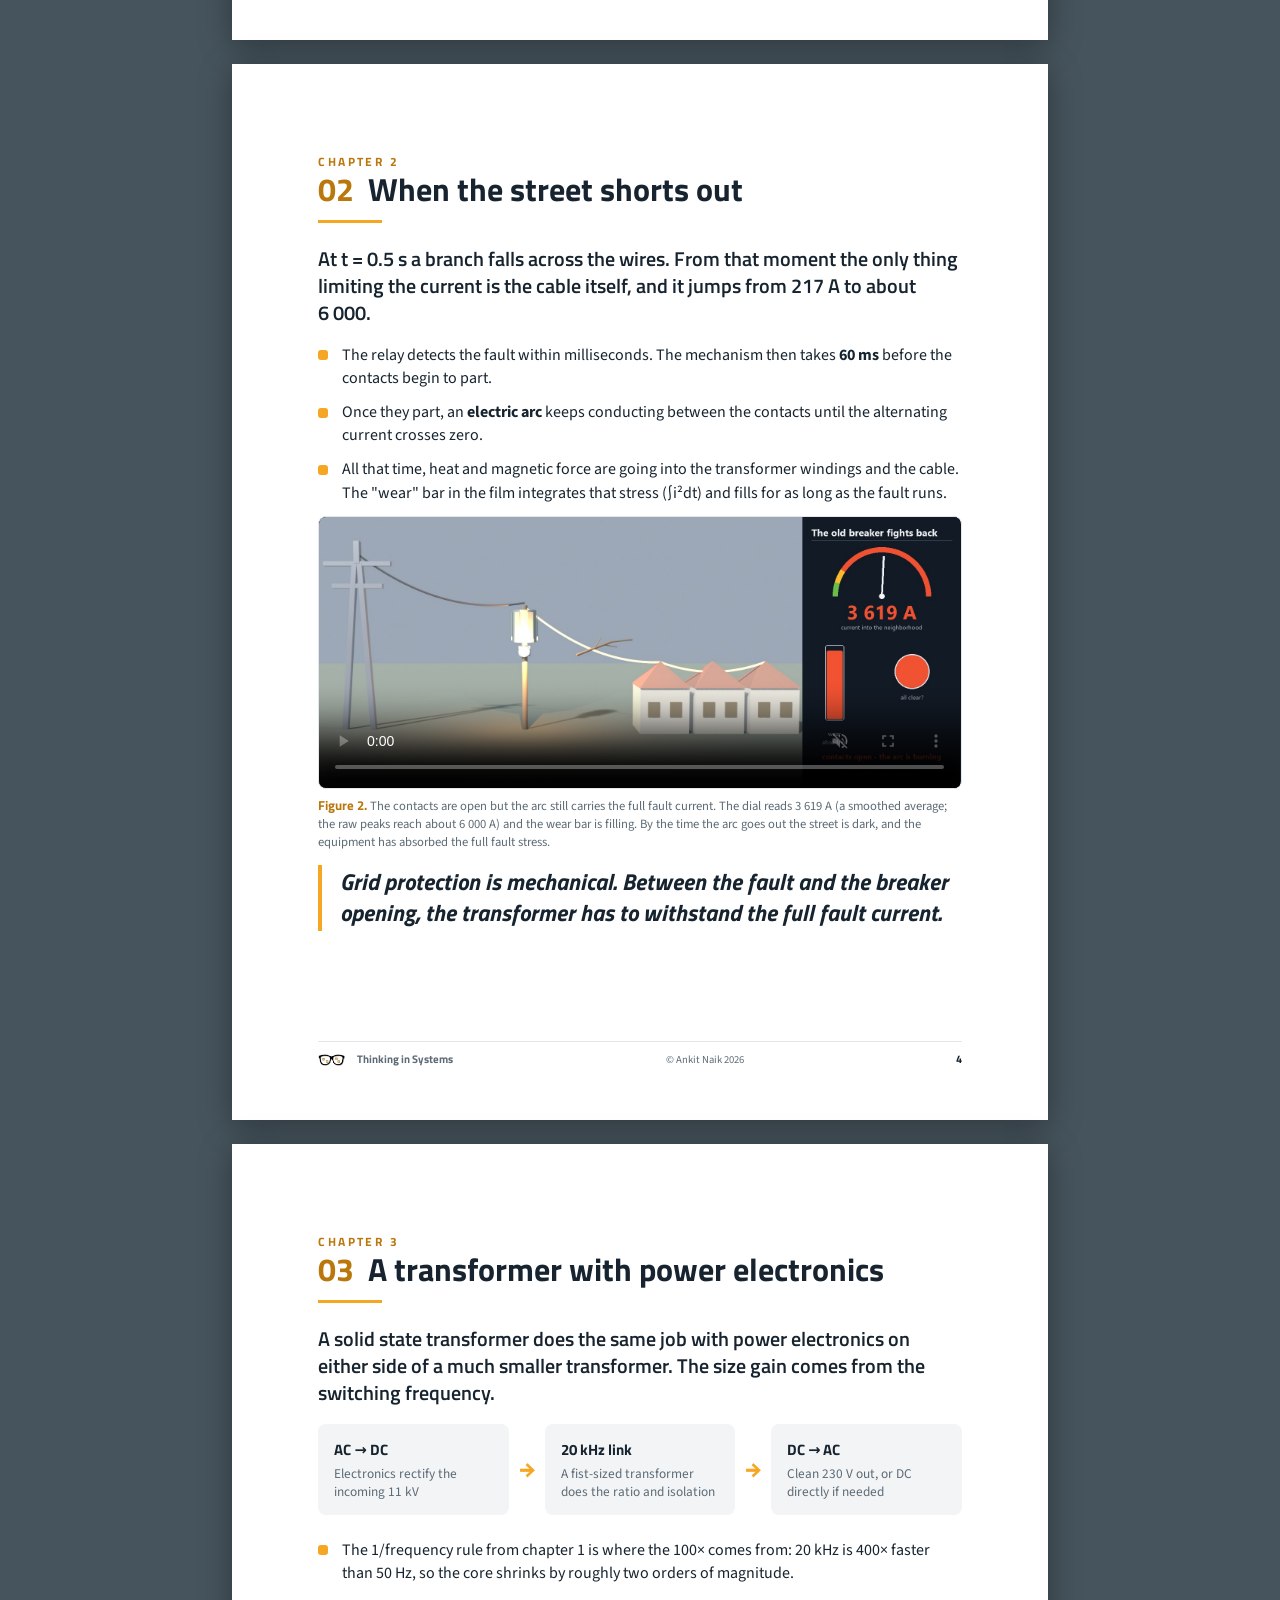
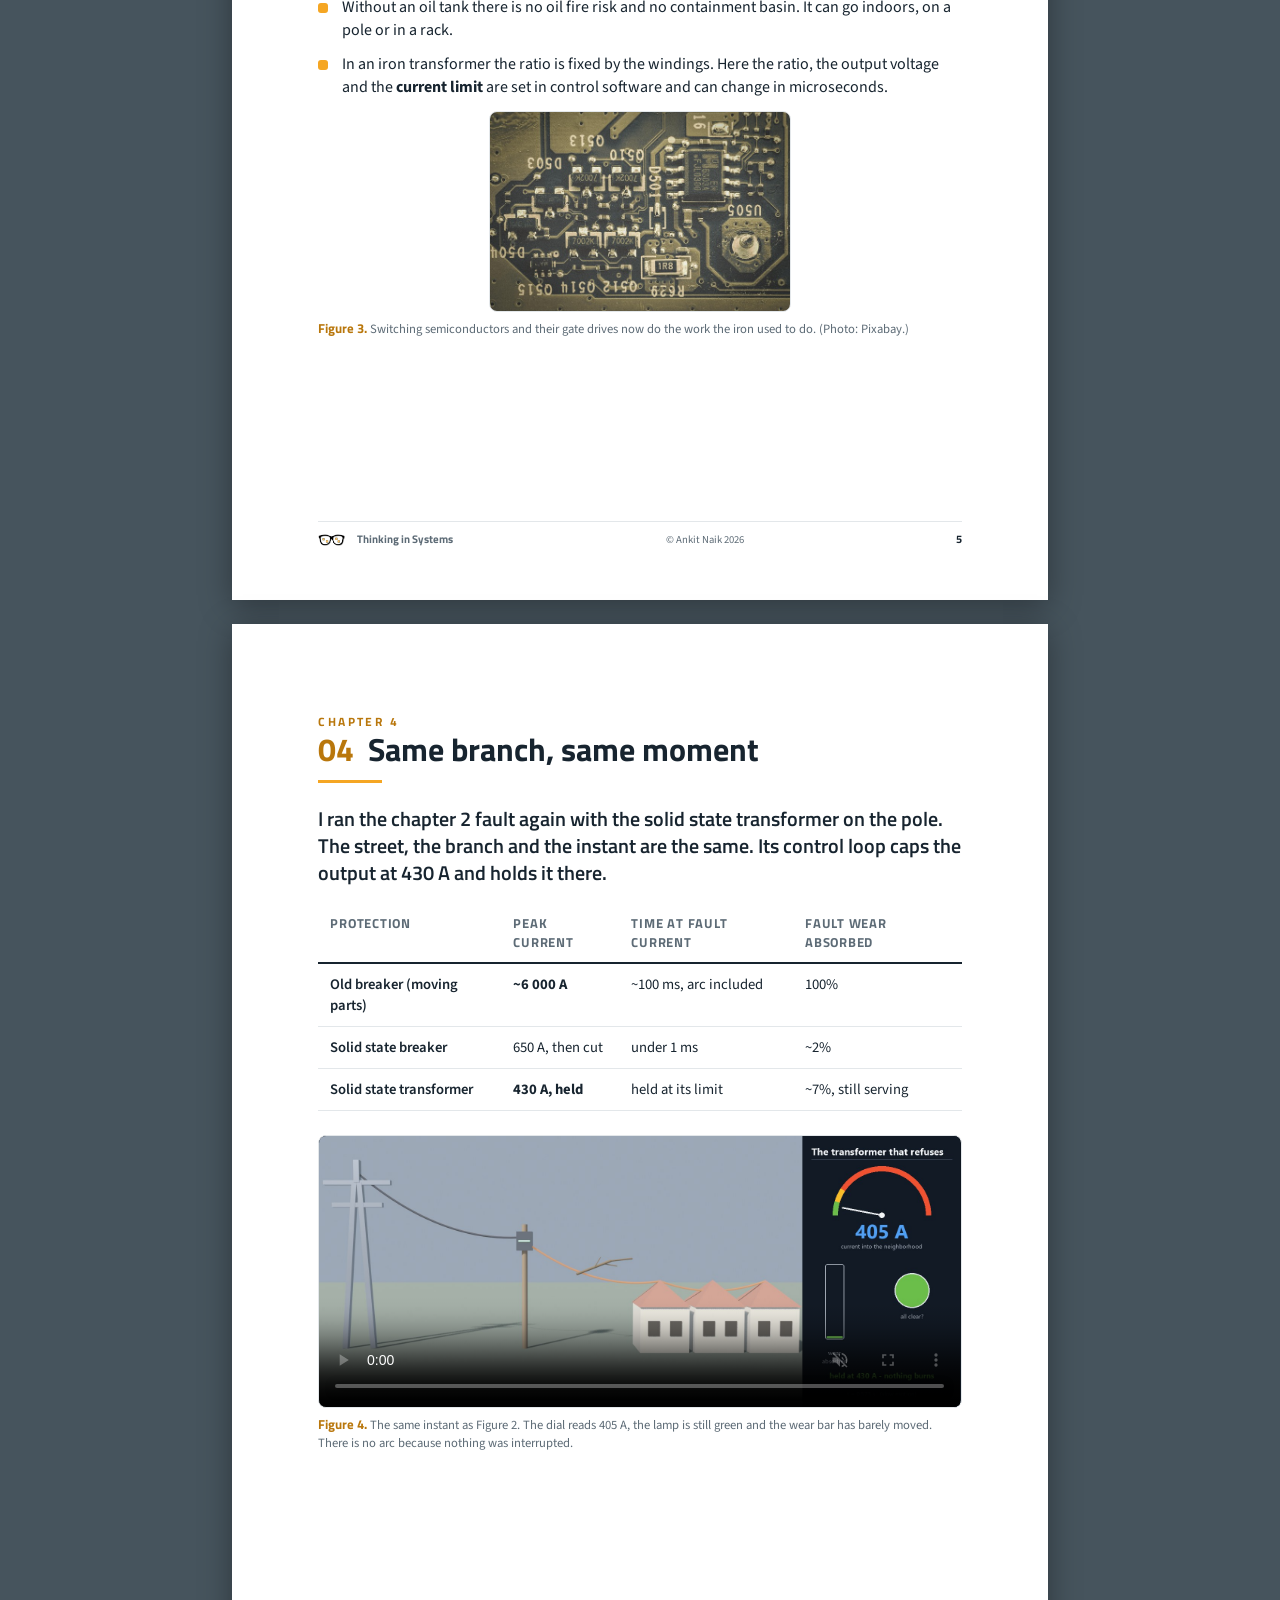
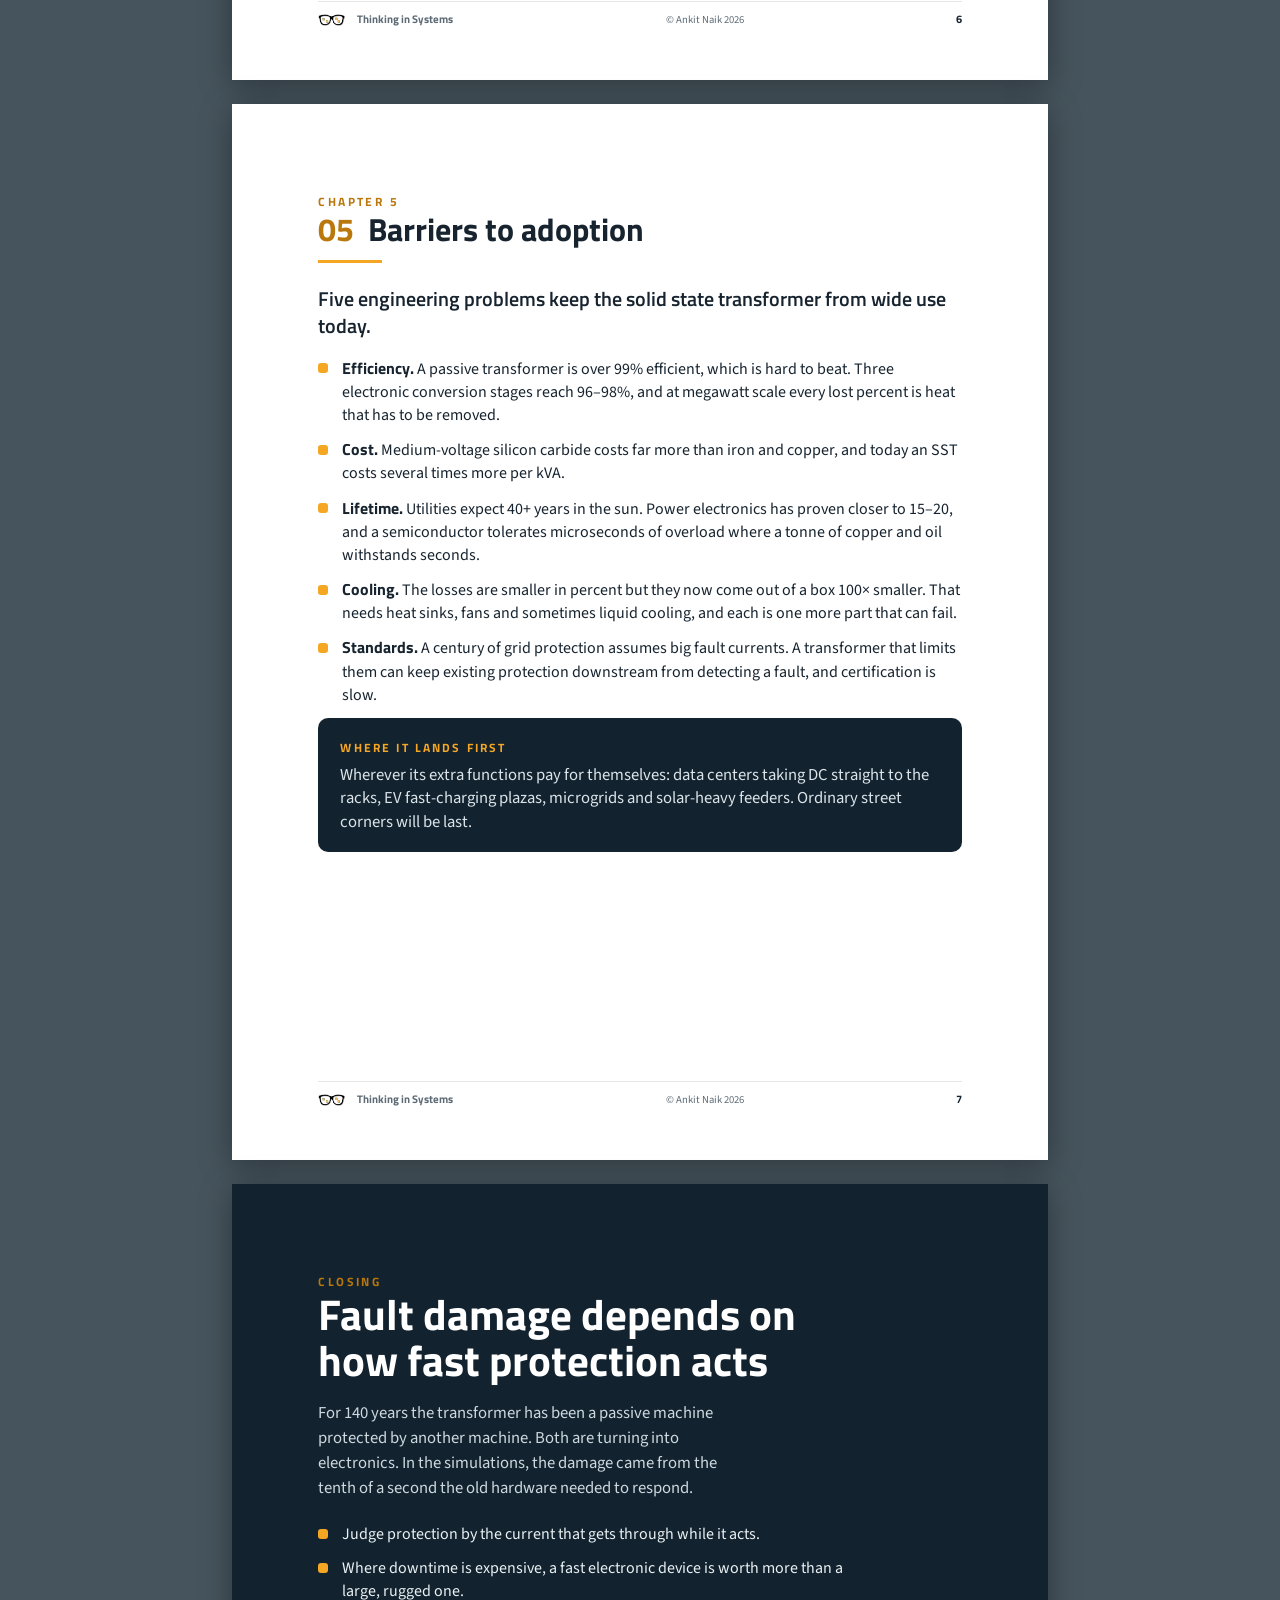
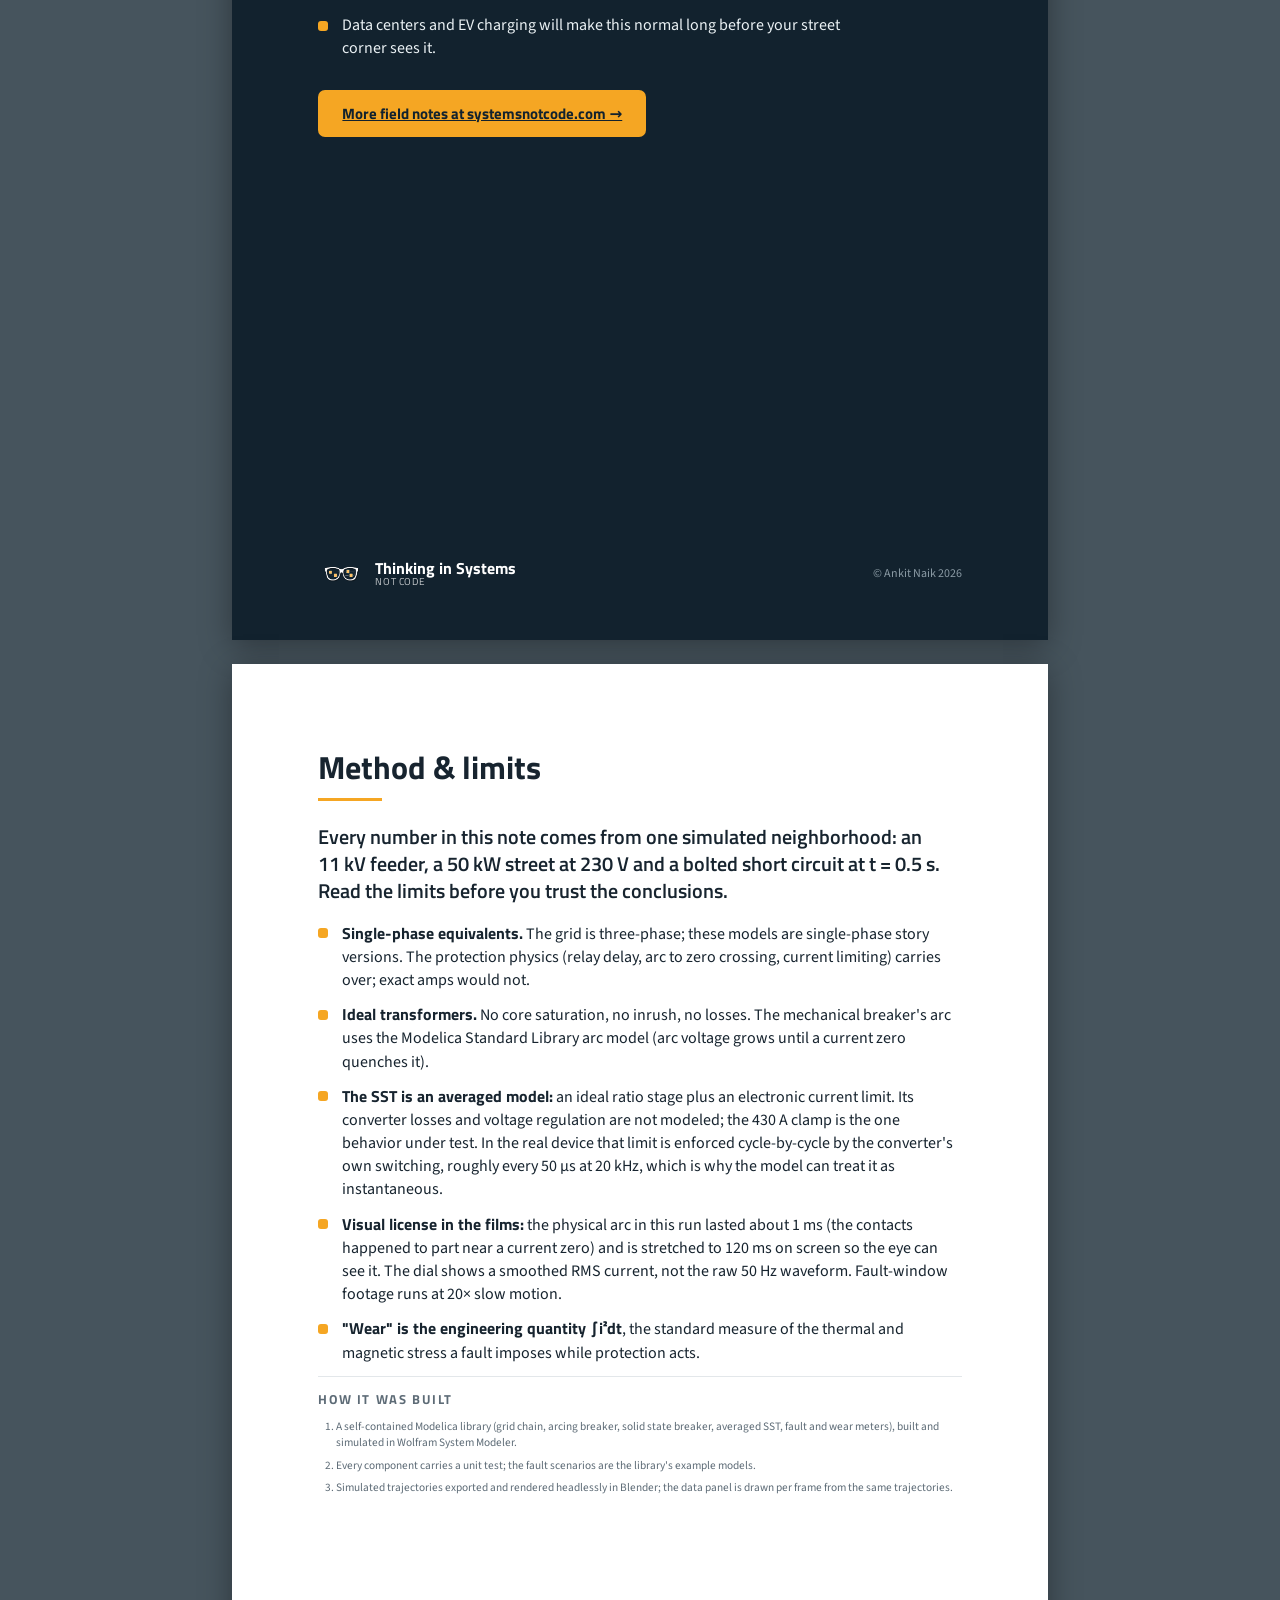
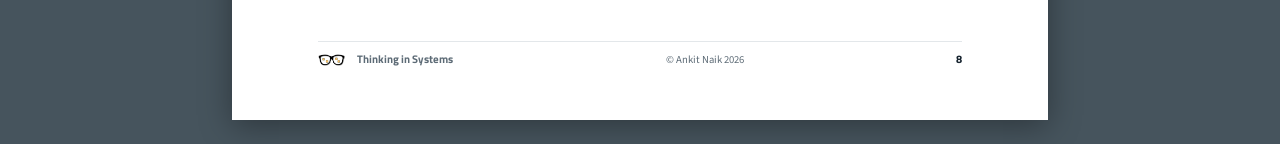
<file: ebooks/solid-state-transformer.html>
<!DOCTYPE html>
<html lang="en">
<head>
<meta charset="utf-8">
<meta name="viewport" content="width=device-width, initial-scale=1">
<title>Can the Transformer Be Smaller and Safer? — Thinking in Systems</title>
<link rel="preconnect" href="https://fonts.googleapis.com">
<link rel="preconnect" href="https://fonts.gstatic.com" crossorigin>
<link href="https://fonts.googleapis.com/css2?family=Titillium+Web:ital,wght@0,400;0,600;0,700;1,700&family=Source+Sans+3:ital,wght@0,400;0,600;0,700&display=swap" rel="stylesheet">
<link rel="stylesheet" href="styles.css">
<style>
/* Figures play on screen and print as the still. .page has a fixed height, so the
   video is capped by height and sizes to its own aspect rather than the column. */
.fig-video { display:block; margin:0 auto; width:auto; height:auto;
             max-width:100%; max-height:3.1in;
             border-radius:8px; border:1px solid var(--line); background:#0f1620; }
.fig-still { display:none; max-height:3.1in; width:auto; margin:0 auto; }
@media print {
  .fig-video { display:none; }
  .fig-still { display:block; }
}
</style>
</head>
<body>

<!-- ===================== COVER ===================== -->
<section class="page cover has-hero">
  <div class="hero" style="background-image:url('figures/sst-hero.png')"></div>
  <div class="inner">
    <div class="wordmark">
      <img src="assets/logo-dark.svg" alt="Thinking in Systems, Not Code">
      <span class="txt">Thinking in Systems<small>Not Code</small></span>
    </div>

    <div style="margin-top:1.0in">
      <span class="kicker">Field note &middot; What's next in transformers</span>
      <h1>A smaller and safer<br>transformer</h1>
      <p class="subtitle">The transformer on your street is a 140-year-old design:
      iron, copper and a tank of oil. The solid state version is much lighter
      and more compact. This note compares the two in simulation.</p>
    </div>

    <div class="byline">
      <span class="name">Ankit Naik</span> &nbsp;&middot;&nbsp; Thinking in Systems &nbsp;&middot;&nbsp; August 2026
      &nbsp;&middot;&nbsp; <a href="solid-state-transformer.pdf" download style="color:inherit">Download PDF</a>
    </div>
  </div>
</section>

<!-- ===================== TL;DR ===================== -->
<section class="page">
  <span class="kicker">Overview</span>
  <h1 class="section-title">The fault test in four points</h1>
  <hr class="rule">

  <ul class="tick">
    <li><strong>The finding.</strong> I introduced a fault. With the old transformer and breaker, about <b>6&nbsp;000&nbsp;A</b> ran for a tenth of a second before the fault cleared. With the solid state transformer the current stayed at or below <b>430&nbsp;A</b>.</li>
    <li><strong>Why it matters.</strong> Almost all the damage from a fault happens while the breaker is still opening, so a faster response leaves much less damage.</li>
    <li><strong>The mechanism.</strong> In the old breaker a relay trips, contacts swing apart and an arc keeps conducting until the AC crosses zero. The electronic one limits or cuts the current within a millisecond.</li>
    <li><strong>Do this.</strong> If your work touches data centers, EV charging or solar-heavy feeders, get familiar with this technology now; those are the first places it is being installed.</li>
  </ul>

  <div class="tiles">
    <div class="tile"><div class="num">100<small>&times;</small></div><div class="label">Smaller magnetics, with the core run at 20 kHz in place of 50 Hz</div></div>
    <div class="tile"><div class="num">6 000 &rarr; 430<small>&nbsp;A</small></div><div class="label">The same fault, old iron vs solid state</div></div>
    <div class="tile"><div class="num">98<small>%</small></div><div class="label">Less fault wear absorbed by the equipment</div></div>
  </div>

  <div class="callout">
    <span class="k">Consequence</span>
    <p>Once it is made of electronics, fault protection is set by the control software.</p>
  </div>

  <div class="footer">
    <div class="wordmark"><img src="assets/logo.svg" alt=""><span class="txt">Thinking in Systems</span></div>
    <span>&copy; Ankit Naik 2026</span>
    <span class="page-no">2</span>
  </div>
</section>

<!-- ===================== CH 1 ===================== -->
<section class="page">
  <span class="kicker">Chapter 1</span>
  <h1 class="section-title"><span class="n">01</span> &nbsp;High voltage for transmission</h1>
  <hr class="rule">

  <p class="lead">Losses in a wire grow with the <em>square</em> of the current, so the
  grid moves power at high voltage and steps it down near your house. The stepping is
  the transformer's job.</p>

  <div class="flow">
    <div class="step"><div class="h">Power plant</div><div class="d">15 kV at the generator terminals</div></div>
    <div class="arrow">&rarr;</div>
    <div class="step"><div class="h">Transmission</div><div class="d">220 kV, tiny current, cool wires</div></div>
    <div class="arrow">&rarr;</div>
    <div class="step"><div class="h">Feeder</div><div class="d">11 kV through the neighborhood</div></div>
    <div class="arrow">&rarr;</div>
    <div class="step"><div class="h">Home</div><div class="d">230 V at the wall socket</div></div>
  </div>

  <ul class="tick">
    <li>Ten times the voltage means one hundredth the loss in the same wire.</li>
    <li>At 50 Hz each cycle is slow, so the iron core has to carry a lot of magnetic flux per cycle. <b>Core size scales as 1/frequency.</b> Keep that in mind for chapter 3.</li>
    <li>The losses come out as heat and the windings need insulation. A tank of mineral oil cools and insulates them, and it is also the reason these boxes can leak and burn.</li>
  </ul>

  <figure>
    <video class="fig-video" src="video/sst-normal-day.mp4" poster="figures/sst-normal-day-poster.jpg"
           controls loop muted playsinline preload="metadata"></video>
    <img class="fig-still" src="figures/sst-normal-day.png" alt="A normal day: the feeder, the pole-top transformer and the houses, with the data panel green">
    <figcaption><b>Figure 1.</b> A normal day in the model: 11&nbsp;kV comes in, the
    pole-top transformer delivers 230&nbsp;V and 50&nbsp;kW to the street, and the dial
    sits at 218&nbsp;A in the green.</figcaption>
  </figure>

  <div class="footer">
    <div class="wordmark"><img src="assets/logo.svg" alt=""><span class="txt">Thinking in Systems</span></div>
    <span>&copy; Ankit Naik 2026</span>
    <span class="page-no">3</span>
  </div>
</section>

<!-- ===================== CH 2 ===================== -->
<section class="page">
  <span class="kicker">Chapter 2</span>
  <h1 class="section-title"><span class="n">02</span> &nbsp;When the street shorts out</h1>
  <hr class="rule">

  <p class="lead">At t&nbsp;=&nbsp;0.5&nbsp;s a branch falls across the wires. From that
  moment the only thing limiting the current is the cable itself, and it jumps from
  217&nbsp;A to about 6&nbsp;000.</p>

  <ul class="tick">
    <li>The relay detects the fault within milliseconds. The mechanism then takes <b>60&nbsp;ms</b> before the contacts begin to part.</li>
    <li>Once they part, an <b>electric arc</b> keeps conducting between the contacts until the alternating current crosses zero.</li>
    <li>All that time, heat and magnetic force are going into the transformer windings and the cable. The "wear" bar in the film integrates that stress (&int;i&sup2;dt) and fills for as long as the fault runs.</li>
  </ul>

  <figure>
    <video class="fig-video" src="video/sst-old-breaker.mp4" poster="figures/sst-old-breaker-poster.jpg"
           controls loop muted playsinline preload="metadata"></video>
    <img class="fig-still" src="figures/sst-old-breaker.png" alt="The fault under the old breaker: arc burning at the pole, dial pegged red, wear bar full">
    <figcaption><b>Figure 2.</b> The contacts are open but the arc still carries the
    full fault current. The dial reads 3&nbsp;619&nbsp;A (a smoothed average; the raw
    peaks reach about 6&nbsp;000&nbsp;A) and the wear bar is filling. By the time the
    arc goes out the street is dark, and the equipment has absorbed the full fault
    stress.</figcaption>
  </figure>

  <div class="pullquote">
    Grid protection is mechanical. Between the fault and the breaker opening, the
    transformer has to withstand the full fault current.
  </div>

  <div class="footer">
    <div class="wordmark"><img src="assets/logo.svg" alt=""><span class="txt">Thinking in Systems</span></div>
    <span>&copy; Ankit Naik 2026</span>
    <span class="page-no">4</span>
  </div>
</section>

<!-- ===================== CH 3 ===================== -->
<section class="page">
  <span class="kicker">Chapter 3</span>
  <h1 class="section-title"><span class="n">03</span> &nbsp;A transformer with power electronics</h1>
  <hr class="rule">

  <p class="lead">A solid state transformer does the same job with power electronics on
  either side of a much smaller transformer. The size gain comes from the switching frequency.</p>

  <div class="flow">
    <div class="step"><div class="h">AC &rarr; DC</div><div class="d">Electronics rectify the incoming 11 kV</div></div>
    <div class="arrow">&rarr;</div>
    <div class="step"><div class="h">20 kHz link</div><div class="d">A fist-sized transformer does the ratio and isolation</div></div>
    <div class="arrow">&rarr;</div>
    <div class="step"><div class="h">DC &rarr; AC</div><div class="d">Clean 230 V out, or DC directly if needed</div></div>
  </div>

  <ul class="tick">
    <li>The 1/frequency rule from chapter 1 is where the 100&times; comes from: 20&nbsp;kHz is 400&times; faster than 50&nbsp;Hz, so the core shrinks by roughly two orders of magnitude.</li>
    <li>Without an oil tank there is no oil fire risk and no containment basin. It can go indoors, on a pole or in a rack.</li>
    <li>In an iron transformer the ratio is fixed by the windings. Here the ratio, the output voltage and the <b>current limit</b> are set in control software and can change in microseconds.</li>
  </ul>

  <figure>
    <img src="figures/sst-electronics.jpg" alt="Power electronics board" style="max-height:2.1in; width:auto; margin:0 auto; display:block; border-radius:8px">
    <figcaption><b>Figure 3.</b> Switching semiconductors and their gate drives now do
    the work the iron used to do. <span class="muted">(Photo: Pixabay.)</span></figcaption>
  </figure>

  <div class="footer">
    <div class="wordmark"><img src="assets/logo.svg" alt=""><span class="txt">Thinking in Systems</span></div>
    <span>&copy; Ankit Naik 2026</span>
    <span class="page-no">5</span>
  </div>
</section>

<!-- ===================== CH 4 ===================== -->
<section class="page">
  <span class="kicker">Chapter 4</span>
  <h1 class="section-title"><span class="n">04</span> &nbsp;Same branch, same moment</h1>
  <hr class="rule">

  <p class="lead">I ran the chapter 2 fault again with the solid state transformer on
  the pole. The street, the branch and the instant are the same. Its control loop caps the output at
  430&nbsp;A and holds it there.</p>

  <table class="tbl">
    <thead><tr><th>Protection</th><th>Peak current</th><th>Time at fault current</th><th>Fault wear absorbed</th></tr></thead>
    <tbody>
      <tr><td>Old breaker (moving parts)</td><td><b>~6 000 A</b></td><td>~100 ms, arc included</td><td>100%</td></tr>
      <tr><td>Solid state breaker</td><td>650 A, then cut</td><td>under 1 ms</td><td>~2%</td></tr>
      <tr><td>Solid state transformer</td><td><b>430 A, held</b></td><td>held at its limit</td><td>~7%, still serving</td></tr>
    </tbody>
  </table>

  <figure>
    <video class="fig-video" src="video/sst-solid-state.mp4" poster="figures/sst-solid-state-poster.jpg"
           controls loop muted playsinline preload="metadata"></video>
    <img class="fig-still" src="figures/sst-solid-state.png" alt="The same fault under the solid state transformer: dial barely off the green, lamp green">
    <figcaption><b>Figure 4.</b> The same instant as Figure 2. The dial reads
    405&nbsp;A, the lamp is still green and the wear bar has barely moved. There is no
    arc because nothing was interrupted.</figcaption>
  </figure>

  <div class="footer">
    <div class="wordmark"><img src="assets/logo.svg" alt=""><span class="txt">Thinking in Systems</span></div>
    <span>&copy; Ankit Naik 2026</span>
    <span class="page-no">6</span>
  </div>
</section>

<!-- ===================== CH 5 ===================== -->
<section class="page">
  <span class="kicker">Chapter 5</span>
  <h1 class="section-title"><span class="n">05</span> &nbsp;Barriers to adoption</h1>
  <hr class="rule">

  <p class="lead">Five engineering problems keep the solid state transformer from
  wide use today.</p>

  <ul class="tick">
    <li><strong>Efficiency.</strong> A passive transformer is over 99% efficient, which is hard to beat. Three electronic conversion stages reach 96&ndash;98%, and at megawatt scale every lost percent is heat that has to be removed.</li>
    <li><strong>Cost.</strong> Medium-voltage silicon carbide costs far more than iron and copper, and today an SST costs several times more per kVA.</li>
    <li><strong>Lifetime.</strong> Utilities expect 40+ years in the sun. Power electronics has proven closer to 15&ndash;20, and a semiconductor tolerates microseconds of overload where a tonne of copper and oil withstands seconds.</li>
    <li><strong>Cooling.</strong> The losses are smaller in percent but they now come out of a box 100&times; smaller. That needs heat sinks, fans and sometimes liquid cooling, and each is one more part that can fail.</li>
    <li><strong>Standards.</strong> A century of grid protection assumes big fault currents. A transformer that limits them can keep existing protection downstream from detecting a fault, and certification is slow.</li>
  </ul>

  <div class="callout">
    <span class="k">Where it lands first</span>
    <p>Wherever its extra functions pay for themselves: data centers taking DC straight
    to the racks, EV fast-charging plazas, microgrids and solar-heavy feeders. Ordinary
    street corners will be last.</p>
  </div>

  <div class="footer">
    <div class="wordmark"><img src="assets/logo.svg" alt=""><span class="txt">Thinking in Systems</span></div>
    <span>&copy; Ankit Naik 2026</span>
    <span class="page-no">7</span>
  </div>
</section>

<!-- ===================== CLOSING ===================== -->
<section class="page closing">
  <div style="max-width:82%">
    <span class="kicker">Closing</span>
    <h1>Fault damage depends on<br>how fast protection acts</h1>
    <p>For 140 years the transformer has been a passive machine protected by another
    machine. Both are turning into electronics. In the simulations, the damage came from
    the tenth of a second the old hardware needed to respond.</p>
  </div>

  <ul class="tick" style="max-width:84%; margin-top:22px">
    <li>Judge protection by the current that gets through while it acts.</li>
    <li>Where downtime is expensive, a fast electronic device is worth more than a large, rugged one.</li>
    <li>Data centers and EV charging will make this normal long before your street corner sees it.</li>
  </ul>

  <div style="margin-top:26px"><a class="cta" href="https://www.systemsnotcode.com/#work">More field notes at systemsnotcode.com &rarr;</a></div>

  <div class="foot">
    <div class="wordmark"><img src="assets/logo-dark.svg" alt=""><span class="txt">Thinking in Systems<small>Not Code</small></span></div>
    <span>&copy; Ankit Naik 2026</span>
  </div>
</section>

<!-- ===================== METHOD & LIMITS ===================== -->
<section class="page">
  <h1 class="section-title">Method &amp; limits</h1>
  <hr class="rule">

  <p class="lead">Every number in this note comes from one simulated neighborhood: an
  11&nbsp;kV feeder, a 50&nbsp;kW street at 230&nbsp;V and a bolted short circuit at
  t&nbsp;=&nbsp;0.5&nbsp;s. Read the limits before you trust the conclusions.</p>

  <ul class="tick">
    <li><strong>Single-phase equivalents.</strong> The grid is three-phase; these models are single-phase story versions. The protection physics (relay delay, arc to zero crossing, current limiting) carries over; exact amps would not.</li>
    <li><strong>Ideal transformers.</strong> No core saturation, no inrush, no losses. The mechanical breaker's arc uses the Modelica Standard Library arc model (arc voltage grows until a current zero quenches it).</li>
    <li><strong>The SST is an averaged model:</strong> an ideal ratio stage plus an electronic current limit. Its converter losses and voltage regulation are not modeled; the 430 A clamp is the one behavior under test. In the real device that limit is enforced cycle-by-cycle by the converter's own switching, roughly every 50&nbsp;&micro;s at 20&nbsp;kHz, which is why the model can treat it as instantaneous.</li>
    <li><strong>Visual license in the films:</strong> the physical arc in this run lasted about 1 ms (the contacts happened to part near a current zero) and is stretched to 120 ms on screen so the eye can see it. The dial shows a smoothed RMS current, not the raw 50 Hz waveform. Fault-window footage runs at 20&times; slow motion.</li>
    <li><strong>"Wear" is the engineering quantity &int;i&sup2;dt</strong>, the standard measure of the thermal and magnetic stress a fault imposes while protection acts.</li>
  </ul>

  <div class="notes">
    <h3>How it was built</h3>
    <ol>
      <li>A self-contained Modelica library (grid chain, arcing breaker, solid state breaker, averaged SST, fault and wear meters), built and simulated in Wolfram System Modeler.</li>
      <li>Every component carries a unit test; the fault scenarios are the library's example models.</li>
      <li>Simulated trajectories exported and rendered headlessly in Blender; the data panel is drawn per frame from the same trajectories.</li>
    </ol>
  </div>

  <div class="footer">
    <div class="wordmark"><img src="assets/logo.svg" alt=""><span class="txt">Thinking in Systems</span></div>
    <span>&copy; Ankit Naik 2026</span>
    <span class="page-no">8</span>
  </div>
</section>

</body>
</html>
</file>
<file: styles.css>
:root {
  --bg:       #faf9f7;
  --surface:  #f2f0ec;
  --border:   #e0ddd8;
  --ink:      #1a1916;
  --mid:      #6b6860;
  --accent:   #2d6a55;
  --serif:    'Lora', Georgia, serif;
  --sans:     'IBM Plex Sans', system-ui, sans-serif;
  --max:      860px;
}

*, *::before, *::after { box-sizing: border-box; margin: 0; padding: 0; }
html { scroll-behavior: smooth; }

body {
  background: var(--bg);
  color: var(--ink);
  font-family: var(--sans);
  font-weight: 300;
  font-size: 1rem;
  line-height: 1.7;
  -webkit-font-smoothing: antialiased;
}

a { color: var(--accent); text-decoration: none; }
a:hover { text-decoration: underline; }
img { display: block; max-width: 100%; }

.wrap {
  max-width: var(--max);
  margin: 0 auto;
  padding: 0 1.75rem;
}

hr.divider {
  border: none;
  border-top: 1px solid var(--border);
}

/* NAV */
nav {
  position: sticky;
  top: 0;
  z-index: 100;
  background: rgba(250,249,247,0.93);
  backdrop-filter: blur(10px);
  border-bottom: 1px solid var(--border);
}

nav .inner {
  max-width: var(--max);
  margin: 0 auto;
  padding: 0 1.75rem;
  height: 52px;
  display: flex;
  align-items: center;
  justify-content: space-between;
}

nav .logo {
  font-family: var(--serif);
  font-size: 1rem;
  color: var(--ink);
  font-weight: 400;
}

nav ul {
  list-style: none;
  display: flex;
  gap: 2rem;
}

nav ul a {
  font-size: 0.82rem;
  color: var(--mid);
  letter-spacing: 0.03em;
  transition: color 0.15s;
}

nav ul a:hover { color: var(--ink); text-decoration: none; }

/* HERO */
#hero { padding: 5rem 0 4rem; }

.hero-meta {
  font-size: 0.82rem;
  color: var(--mid);
  letter-spacing: 0.04em;
  margin-bottom: 1.75rem;
  display: flex;
  align-items: center;
  gap: 0.6rem;
}

.hero-meta .sep { color: var(--border); }

h1 {
  font-family: var(--serif);
  font-size: clamp(1.9rem, 4.5vw, 2.9rem);
  font-weight: 400;
  line-height: 1.25;
  letter-spacing: -0.01em;
  color: var(--ink);
  max-width: 660px;
  margin-bottom: 1.5rem;
}

.hero-desc {
  color: var(--mid);
  max-width: 520px;
  font-size: 0.97rem;
  line-height: 1.75;
  margin-bottom: 2rem;
}

.hero-cta {
  display: inline-block;
  background: var(--accent);
  color: #fff;
  padding: 0.6rem 1.4rem;
  border-radius: 4px;
  font-size: 0.85rem;
  font-weight: 500;
  letter-spacing: 0.02em;
  transition: background 0.15s;
}

.hero-cta:hover { background: #235544; text-decoration: none; }

/* HERO LAYOUT */
.hero-row {
  display: grid;
  grid-template-columns: 1fr 180px;
  gap: 3rem;
  align-items: center;
}

.hero-text { min-width: 0; }

.hero-photo-wrap {
  display: flex;
  justify-content: flex-end;
  align-items: flex-start;
  padding-top: 0.5rem;
}

.hero-photo {
  width: 160px;
  height: 200px;
  border-radius: 8px;
  object-fit: cover;
  border: 1px solid var(--border);
  display: block;
}

@media (max-width: 640px) {
  .hero-row {
    grid-template-columns: 1fr;
    gap: 1.5rem;
  }
  .hero-photo-wrap {
    justify-content: flex-start;
    order: -1;
  }
  .hero-photo {
    width: 80px;
    height: 100px;
  }
}

/* SECTION LABEL */
.label {
  font-size: 0.7rem;
  font-weight: 500;
  letter-spacing: 0.16em;
  text-transform: uppercase;
  color: var(--mid);
  margin-bottom: 2rem;
}

/* WORK */
#work { padding: 4.5rem 0; }

.work-list {
  display: flex;
  flex-direction: column;
  border: 1px solid var(--border);
  border-radius: 6px;
  overflow: hidden;
}

.work-item {
  display: grid;
  grid-template-columns: 90px 1fr;
  border-bottom: 1px solid var(--border);
  transition: background 0.15s;
}

.work-item:last-child { border-bottom: none; }
.work-item:hover { background: var(--surface); }

.work-type {
  padding: 1.6rem 1.25rem 1.5rem 1.5rem;
  border-right: 1px solid var(--border);
  font-size: 0.68rem;
  font-weight: 500;
  letter-spacing: 0.1em;
  text-transform: uppercase;
  color: var(--mid);
}

.work-body { padding: 1.5rem; }

.work-title {
  font-family: var(--serif);
  font-size: 1.02rem;
  font-weight: 500;
  color: var(--ink);
  margin-bottom: 0.4rem;
  line-height: 1.4;
}

.work-desc {
  font-size: 0.87rem;
  color: var(--mid);
  line-height: 1.65;
  margin-bottom: 0.7rem;
}

.work-link {
  font-size: 0.8rem;
  font-weight: 500;
  color: var(--accent);
}

.work-link:hover { text-decoration: underline; }

/* BOOKS */
#books { padding: 4.5rem 0; }

.books-grid {
  display: grid;
  grid-template-columns: 1fr 1fr;
  gap: 1.5rem;
}

.book-card {
  border: 1px solid var(--border);
  border-radius: 6px;
  padding: 1.75rem;
  display: flex;
  flex-direction: column;
}

.book-cover-img {
  max-height: 230px;
  width: auto;
  object-fit: contain;
  margin: 0 auto 1.4rem;
}

.book-tag {
  font-size: 0.68rem;
  font-weight: 500;
  letter-spacing: 0.1em;
  text-transform: uppercase;
  color: var(--mid);
  margin-bottom: 0.35rem;
}

.book-title {
  font-family: var(--serif);
  font-size: 1.02rem;
  font-weight: 500;
  color: var(--ink);
  margin-bottom: 0.5rem;
  line-height: 1.35;
}

.book-desc {
  font-size: 0.87rem;
  color: var(--mid);
  line-height: 1.65;
  flex: 1;
  margin-bottom: 1.2rem;
}

.buy-links { display: flex; flex-wrap: wrap; gap: 0.4rem; }

.btn-buy {
  font-size: 0.75rem;
  padding: 0.28rem 0.65rem;
  border-radius: 3px;
  border: 1px solid var(--border);
  color: var(--ink);
  background: transparent;
  transition: all 0.12s;
}

.btn-buy:hover { border-color: var(--accent); color: var(--accent); text-decoration: none; }

.btn-buy.primary {
  background: var(--accent);
  border-color: var(--accent);
  color: #fff;
}

.btn-buy.primary:hover { background: #235544; border-color: #235544; }

/* COMMUNITY */
#community { padding: 4.5rem 0; }

.community-grid {
  display: grid;
  grid-template-columns: 1fr 1fr;
  gap: 1.5rem;
}

.community-card {
  border: 1px solid var(--border);
  border-radius: 6px;
  padding: 1.75rem;
}

.card-label {
  font-size: 0.68rem;
  font-weight: 500;
  letter-spacing: 0.1em;
  text-transform: uppercase;
  color: var(--mid);
  margin-bottom: 0.75rem;
}

.community-card h3 {
  font-family: var(--serif);
  font-size: 1rem;
  font-weight: 500;
  color: var(--ink);
  margin-bottom: 0.5rem;
}

.community-card p {
  font-size: 0.87rem;
  color: var(--mid);
  line-height: 1.65;
  margin-bottom: 1rem;
}

.conf-list { list-style: none; display: flex; flex-direction: column; gap: 0.6rem; }

.conf-list li {
  font-size: 0.85rem;
  color: var(--mid);
  padding-left: 1rem;
  position: relative;
  line-height: 1.5;
}

.conf-list li::before { content: '–'; position: absolute; left: 0; color: var(--border); }

/* QUOTE */
#quote { padding: 4rem 0; }

.quote-block {
  display: grid;
  grid-template-columns: 3px 1fr;
  gap: 1.5rem;
  max-width: 580px;
}

.quote-bar {
  background: var(--accent);
  border-radius: 2px;
}

.quote-text {
  font-family: var(--serif);
  font-size: 1.18rem;
  font-style: italic;
  color: var(--ink);
  line-height: 1.55;
  margin-bottom: 0.65rem;
}

.quote-attr { font-size: 0.82rem; color: var(--mid); }

/* ABOUT */
#about { padding: 4rem 0; }

.about-row {
  max-width: 600px;
}

.about-text p {
  font-size: 0.93rem;
  color: var(--mid);
  line-height: 1.75;
}

.about-text p + p { margin-top: 0.75rem; }

/* CONTACT */
#contact { padding: 5rem 0 6rem; }

#contact h2 {
  font-family: var(--serif);
  font-size: clamp(1.6rem, 3.5vw, 2.3rem);
  font-weight: 400;
  color: var(--ink);
  margin-bottom: 0.75rem;
}

#contact p {
  color: var(--mid);
  font-size: 0.93rem;
  max-width: 440px;
  margin-bottom: 2rem;
  line-height: 1.65;
}

.contact-links { display: flex; gap: 1rem; flex-wrap: wrap; }

.btn-contact {
  display: inline-block;
  padding: 0.6rem 1.4rem;
  border-radius: 4px;
  font-size: 0.85rem;
  font-weight: 500;
  transition: all 0.15s;
}

.btn-contact.primary { background: var(--accent); color: #fff; }
.btn-contact.primary:hover { background: #235544; text-decoration: none; }
.btn-contact.outline { border: 1px solid var(--border); color: var(--ink); }
.btn-contact.outline:hover { border-color: var(--accent); color: var(--accent); text-decoration: none; }

/* FOOTER */
footer {
  border-top: 1px solid var(--border);
  padding: 1.25rem 0;
  font-size: 0.78rem;
  color: var(--mid);
  text-align: center;
}

/* LABS PAGE */
.labs-header { padding: 4rem 0 2rem; }

.labs-header h1 { margin-top: 0.5rem; margin-bottom: 1rem; }

.labs-intro {
  color: var(--mid);
  max-width: 600px;
  font-size: 0.97rem;
  line-height: 1.75;
}

.projects { padding: 3rem 0 5rem; }

.project-list {
  display: flex;
  flex-direction: column;
  gap: 1.5rem;
}

.project-card {
  border: 1px solid var(--border);
  border-radius: 6px;
  padding: 1.75rem;
  background: var(--bg);
  transition: border-color 0.15s;
}

.project-card:hover { border-color: #c8c4bd; }

.project-card--placeholder {
  opacity: 0.7;
  background: var(--surface);
}

.project-head {
  display: flex;
  justify-content: space-between;
  align-items: center;
  gap: 1rem;
  margin-bottom: 0.85rem;
  flex-wrap: wrap;
}

.project-tag {
  font-size: 0.68rem;
  font-weight: 500;
  letter-spacing: 0.1em;
  text-transform: uppercase;
  color: var(--mid);
}

.status-badge {
  font-size: 0.66rem;
  font-weight: 500;
  letter-spacing: 0.08em;
  text-transform: uppercase;
  padding: 0.18rem 0.6rem;
  border-radius: 3px;
  border: 1px solid var(--border);
  color: var(--mid);
  white-space: nowrap;
}

.status-complete {
  background: rgba(45, 106, 85, 0.08);
  color: var(--accent);
  border-color: rgba(45, 106, 85, 0.3);
}

.status-todo { border-style: dashed; }

.project-title {
  font-family: var(--serif);
  font-size: 1.18rem;
  font-weight: 500;
  color: var(--ink);
  line-height: 1.35;
  margin-bottom: 0.85rem;
}

.project-what {
  font-size: 0.95rem;
  color: var(--ink);
  line-height: 1.65;
  margin-bottom: 0.7rem;
}

.project-insight {
  font-size: 0.88rem;
  color: var(--mid);
  line-height: 1.65;
  margin-bottom: 1.1rem;
}

.insight-label {
  font-size: 0.68rem;
  font-weight: 500;
  letter-spacing: 0.08em;
  text-transform: uppercase;
  color: var(--ink);
  margin-right: 0.5rem;
}

.project-links {
  display: flex;
  flex-wrap: wrap;
  gap: 1.25rem;
  margin-bottom: 1rem;
}

/* PROJECT CONTACT FORM */
.project-form {
  border-top: 1px solid var(--border);
  padding-top: 1rem;
  margin-top: 0.4rem;
}

.project-form summary {
  cursor: pointer;
  font-size: 0.82rem;
  font-weight: 500;
  color: var(--accent);
  list-style: none;
  display: inline-flex;
  align-items: center;
  gap: 0.45rem;
  user-select: none;
}

.project-form summary::-webkit-details-marker { display: none; }
.project-form summary::after {
  content: '+';
  font-size: 1.05rem;
  line-height: 1;
  color: var(--mid);
}
.project-form[open] summary::after { content: '–'; }

.project-form form {
  margin-top: 1.25rem;
  display: flex;
  flex-direction: column;
  gap: 0.95rem;
}

.project-form .form-row {
  display: grid;
  grid-template-columns: 1fr 1fr;
  gap: 0.85rem;
}

.project-form label {
  display: flex;
  flex-direction: column;
  font-size: 0.7rem;
  font-weight: 500;
  letter-spacing: 0.08em;
  text-transform: uppercase;
  color: var(--mid);
  gap: 0.4rem;
}

.project-form input,
.project-form textarea {
  font-family: var(--sans);
  font-size: 0.93rem;
  font-weight: 300;
  color: var(--ink);
  background: var(--bg);
  border: 1px solid var(--border);
  border-radius: 4px;
  padding: 0.55rem 0.75rem;
  width: 100%;
  text-transform: none;
  letter-spacing: normal;
  transition: border-color 0.15s;
}

.project-form textarea { resize: vertical; min-height: 90px; }

.project-form input:focus,
.project-form textarea:focus {
  outline: none;
  border-color: var(--accent);
}

.project-form button {
  align-self: flex-start;
  cursor: pointer;
  font-family: var(--sans);
  font-size: 0.82rem;
  font-weight: 500;
  letter-spacing: 0.02em;
  padding: 0.55rem 1.3rem;
  border-radius: 4px;
  background: var(--accent);
  color: #fff;
  border: 1px solid var(--accent);
  transition: background 0.15s;
}

.project-form button:hover { background: #235544; }

nav ul a.active { color: var(--ink); }

/* ANIMATIONS */
.fade { opacity: 0; transform: translateY(14px); transition: opacity 0.55s ease, transform 0.55s ease; }
.fade.in { opacity: 1; transform: none; }

/* RESPONSIVE */
@media (max-width: 640px) {
  nav ul { display: none; }
  .books-grid, .community-grid { grid-template-columns: 1fr; }
  .work-item { grid-template-columns: 1fr; }
  .work-type { border-right: none; border-bottom: 1px solid var(--border); padding: 0.75rem 1.25rem; }
  .about-row { grid-template-columns: 1fr; }
  .project-card { padding: 1.4rem; }
  .project-head { flex-direction: column; align-items: flex-start; gap: 0.5rem; }
  .project-form .form-row { grid-template-columns: 1fr; }
}
</file>
<file: ebooks/styles.css>
/* ============================================================
   THINKING IN SYSTEMS, NOT CODE — Ebook design system
   Skimmable-first. Short lines, bullets, stat tiles, tables,
   arrow-flows, callouts. You give away the story and the
   understanding — not the code.
   Palette = the logo: deep navy frames + amber nodes.
   ============================================================ */

:root {
  /* Brand palette (from the logo) */
  --deep:   #12222e;   /* navy — cover + back cover + logo frames */
  --ink:    #17242f;   /* headings + body text                   */
  --amber:  #f5a623;   /* THE accent — nodes, rules, numbers      */
  --amber-d:#b9770c;   /* amber that stays legible on white       */
  --muted:  #5d6b76;   /* captions, labels, footnotes             */
  --band:   #f2f4f6;   /* callout / summary backgrounds           */
  --line:   #e3e7ea;   /* hairlines                               */
  --paper:  #ffffff;

  /* Type */
  --display: "Titillium Web", "Segoe UI", system-ui, -apple-system, sans-serif;
  --body:    "Source Sans 3", "Source Sans Pro", "Segoe UI", system-ui, sans-serif;

  /* Page geometry (US Letter) */
  --pw: 8.5in;
  --ph: 11in;
  --pad: 0.9in;
}

* { box-sizing: border-box; }
html, body { margin: 0; padding: 0; }
body {
  background: #46545d;
  font-family: var(--body);
  color: var(--ink);
  -webkit-print-color-adjust: exact;
  print-color-adjust: exact;
}

/* ---------- The page ---------- */
.page {
  position: relative;
  width: var(--pw);
  height: var(--ph);
  margin: 24px auto;
  padding: var(--pad);
  background: var(--paper);
  box-shadow: 0 6px 30px rgba(0,0,0,.35);
  overflow: hidden;
}

/* ---------- Type scale ---------- */
p { font-size: 11.5pt; line-height: 1.5; margin: 0 0 12px; }
.lead {
  font-family: var(--display);
  font-weight: 600;
  font-size: 15pt;
  line-height: 1.35;
  color: var(--ink);
  margin: 0 0 18px;
}
strong { font-weight: 700; }
em { font-style: italic; }

h1, h2, h3 { font-family: var(--display); color: var(--ink); margin: 0; font-weight: 700; }

.section-title {
  font-size: 24pt;
  line-height: 1.1;
  margin-bottom: 6px;
}
.section-title .n { color: var(--amber-d); }
.rule { height: 3px; width: 64px; background: var(--amber); margin: 12px 0 22px; border: 0; }

.kicker {
  font-family: var(--display);
  font-weight: 700;
  letter-spacing: .2em;
  text-transform: uppercase;
  font-size: 9pt;
  color: var(--amber-d);
}
.cover .kicker { color: var(--amber); }

/* ---------- Wordmark (glasses mark + name) ---------- */
.wordmark { display: flex; align-items: center; gap: 11px; }
.wordmark img { width: 46px; height: auto; display: block; }
.wordmark .txt { font-family: var(--display); font-weight: 700; line-height: 1.05; font-size: 12pt; }
.wordmark .txt small { display: block; font-weight: 400; font-size: .62em; letter-spacing: .06em; opacity: .75; text-transform: uppercase; }

/* ---------- Cover ---------- */
.cover { background: var(--deep); color: #fff; padding: 0; }
.cover .inner { position: absolute; inset: var(--pad); display: flex; flex-direction: column; }
.cover .wordmark { color: #fff; }
.cover .wordmark img { width: 64px; }
.cover h1 { color: #fff; font-size: 44pt; line-height: 1.04; margin: 16px 0 0; }
.cover .subtitle {
  color: #b9c6cf; font-family: var(--display); font-weight: 400;
  font-size: 15.5pt; line-height: 1.4; margin-top: 20px; max-width: 84%;
}
.cover .byline { margin-top: auto; color: #8a9aa4; font-size: 10.5pt; }
.cover .byline .name { color: #fff; font-weight: 600; }
.cover .glyph { position: absolute; right: -70px; bottom: 8%; width: 360px; opacity: .12; }

/* Optional cover hero image: add class "has-hero" to .cover and a
   <div class="hero" style="background-image:url('figures/x.png')"></div>.
   Sits as a bottom band and melts into the navy at its top edge. */
.cover .hero {
  position: absolute; left: 0; right: 0; bottom: 0; height: 45%;
  background-position: center; background-size: cover; background-repeat: no-repeat;
}
.cover .hero::after {
  content: ""; position: absolute; inset: 0;
  background: linear-gradient(to bottom,
    #12222e 0%, rgba(18,34,46,.65) 10%, rgba(18,34,46,0) 32%);
}
.cover.has-hero .inner { bottom: 48%; }
.cover.has-hero .glyph { display: none; }

/* ---------- Running footer ---------- */
.footer {
  position: absolute; left: var(--pad); right: var(--pad); bottom: 0.55in;
  display: flex; align-items: center; justify-content: space-between;
  border-top: 1px solid var(--line); padding-top: 9px;
  font-size: 8pt; color: var(--muted);
}
.footer .wordmark img { width: 28px; }
.footer .wordmark .txt { font-size: 8.5pt; }
.footer .page-no { font-family: var(--display); font-weight: 700; color: var(--ink); }

/* ---------- TL;DR / summary band ---------- */
.band { background: var(--band); border-left: 4px solid var(--amber); padding: 20px 24px; margin-bottom: 26px; }
.band h2 { font-size: 16pt; margin-bottom: 12px; }

/* ---------- Bulleted takeaways (parallel, skimmable) ---------- */
.tick { list-style: none; margin: 0; padding: 0; }
.tick li { position: relative; padding-left: 24px; margin-bottom: 11px; font-size: 12pt; line-height: 1.45; }
.tick li::before { content: ""; position: absolute; left: 0; top: .42em; width: 10px; height: 10px; border-radius: 3px; background: var(--amber); }
.tick li strong { font-family: var(--display); }

/* ---------- Stat tiles (KPI row) ---------- */
.tiles { display: grid; grid-template-columns: repeat(3, 1fr); gap: 16px; margin: 4px 0 24px; }
.tiles.two { grid-template-columns: repeat(2, 1fr); }
.tile { border: 1px solid var(--line); border-top: 4px solid var(--amber); border-radius: 8px; padding: 16px 16px 14px; }
.tile .num { font-family: var(--display); font-weight: 700; color: var(--deep); font-size: 34pt; line-height: .95; }
.tile .num small { font-size: 17pt; }
.tile .label { font-size: 9.5pt; color: var(--muted); line-height: 1.35; margin-top: 6px; }

/* ---------- Arrow flow (before -> shift -> after) ---------- */
.flow { display: flex; align-items: stretch; gap: 0; margin: 6px 0 24px; }
.flow .step { flex: 1; background: var(--band); border-radius: 8px; padding: 14px 16px; }
.flow .step .h { font-family: var(--display); font-weight: 700; color: var(--ink); font-size: 11pt; margin-bottom: 4px; }
.flow .step .d { font-size: 10pt; color: var(--muted); line-height: 1.35; }
.flow .arrow { display: flex; align-items: center; padding: 0 10px; color: var(--amber); font-size: 20pt; font-weight: 700; }

/* ---------- Comparison table ---------- */
.tbl { width: 100%; border-collapse: collapse; margin: 4px 0 24px; font-size: 11pt; }
.tbl th, .tbl td { text-align: left; padding: 10px 12px; border-bottom: 1px solid var(--line); vertical-align: top; }
.tbl thead th { font-family: var(--display); font-size: 9.5pt; letter-spacing: .06em; text-transform: uppercase; color: var(--muted); border-bottom: 2px solid var(--ink); }
.tbl tbody tr td:first-child { font-weight: 600; }

/* ---------- "So what" callout ---------- */
.callout { background: var(--deep); color: #fff; border-radius: 10px; padding: 18px 22px; margin: 6px 0 22px; }
.callout .k { font-family: var(--display); font-weight: 700; color: var(--amber); font-size: 9pt; letter-spacing: .18em; text-transform: uppercase; }
.callout p { color: #dbe4ea; font-size: 12.5pt; line-height: 1.4; margin: 6px 0 0; }

/* ---------- Pull quote ---------- */
.pullquote { font-family: var(--display); font-style: italic; font-weight: 700; color: var(--ink); font-size: 17pt; line-height: 1.35; border-left: 4px solid var(--amber); padding: 2px 0 2px 18px; margin: 8px 0 22px; }
.pullquote .attr { display: block; font-style: normal; font-weight: 400; font-size: 10pt; color: var(--muted); margin-top: 8px; }

/* ---------- Figure ---------- */
figure { margin: 0 0 14px; }
figure img { width: 100%; display: block; border-radius: 8px; border: 1px solid var(--line); }
.figph { width: 100%; aspect-ratio: 16/9; background: repeating-linear-gradient(45deg, var(--band), var(--band) 12px, #e7ebee 12px, #e7ebee 24px); border: 1px dashed var(--line); border-radius: 8px; display: flex; align-items: center; justify-content: center; color: var(--muted); font-family: var(--display); font-size: 10pt; }
figcaption { font-size: 9.5pt; color: var(--muted); margin-top: 8px; line-height: 1.4; }
figcaption b { color: var(--amber-d); font-family: var(--display); }

/* ---------- Footnotes ---------- */
sup.fn { color: var(--amber-d); font-weight: 700; font-size: .66em; }
.notes { border-top: 1px solid var(--line); padding-top: 12px; }
.notes h3 { font-size: 10pt; color: var(--muted); text-transform: uppercase; letter-spacing: .12em; margin-bottom: 10px; }
.notes ol { margin: 0; padding-left: 18px; }
.notes li { font-size: 8.5pt; color: var(--muted); line-height: 1.45; margin-bottom: 6px; }

/* ---------- Back cover / closing ---------- */
.closing { background: var(--deep); color: #fff; }
.closing h1 { color: #fff; font-size: 32pt; line-height: 1.08; margin-bottom: 16px; }
.closing p { color: #cdd8df; font-size: 12.5pt; line-height: 1.5; max-width: 82%; }
.closing .tick li { color: #eaf1f4; }
.closing .cta { display: inline-block; margin-top: 4px; background: var(--amber); color: var(--deep); font-family: var(--display); font-weight: 700; font-size: 11.5pt; padding: 12px 24px; border-radius: 7px; }
.closing .foot { position: absolute; left: var(--pad); right: var(--pad); bottom: 0.55in; color: #8a9aa4; font-size: 9pt; display: flex; justify-content: space-between; align-items: center; }
.closing .wordmark { color: #fff; }

/* ---------- Helpers ---------- */
.spacer { height: 16px; }
.muted { color: var(--muted); }

/* ============================================================
   PRINT — clean PDF pages
   ============================================================ */
@page { size: Letter; margin: 0; }
@media print {
  body { background: #fff; }
  .page { margin: 0; box-shadow: none; page-break-after: always; break-after: page; }
  .page:last-child { page-break-after: auto; }
}
</file>
